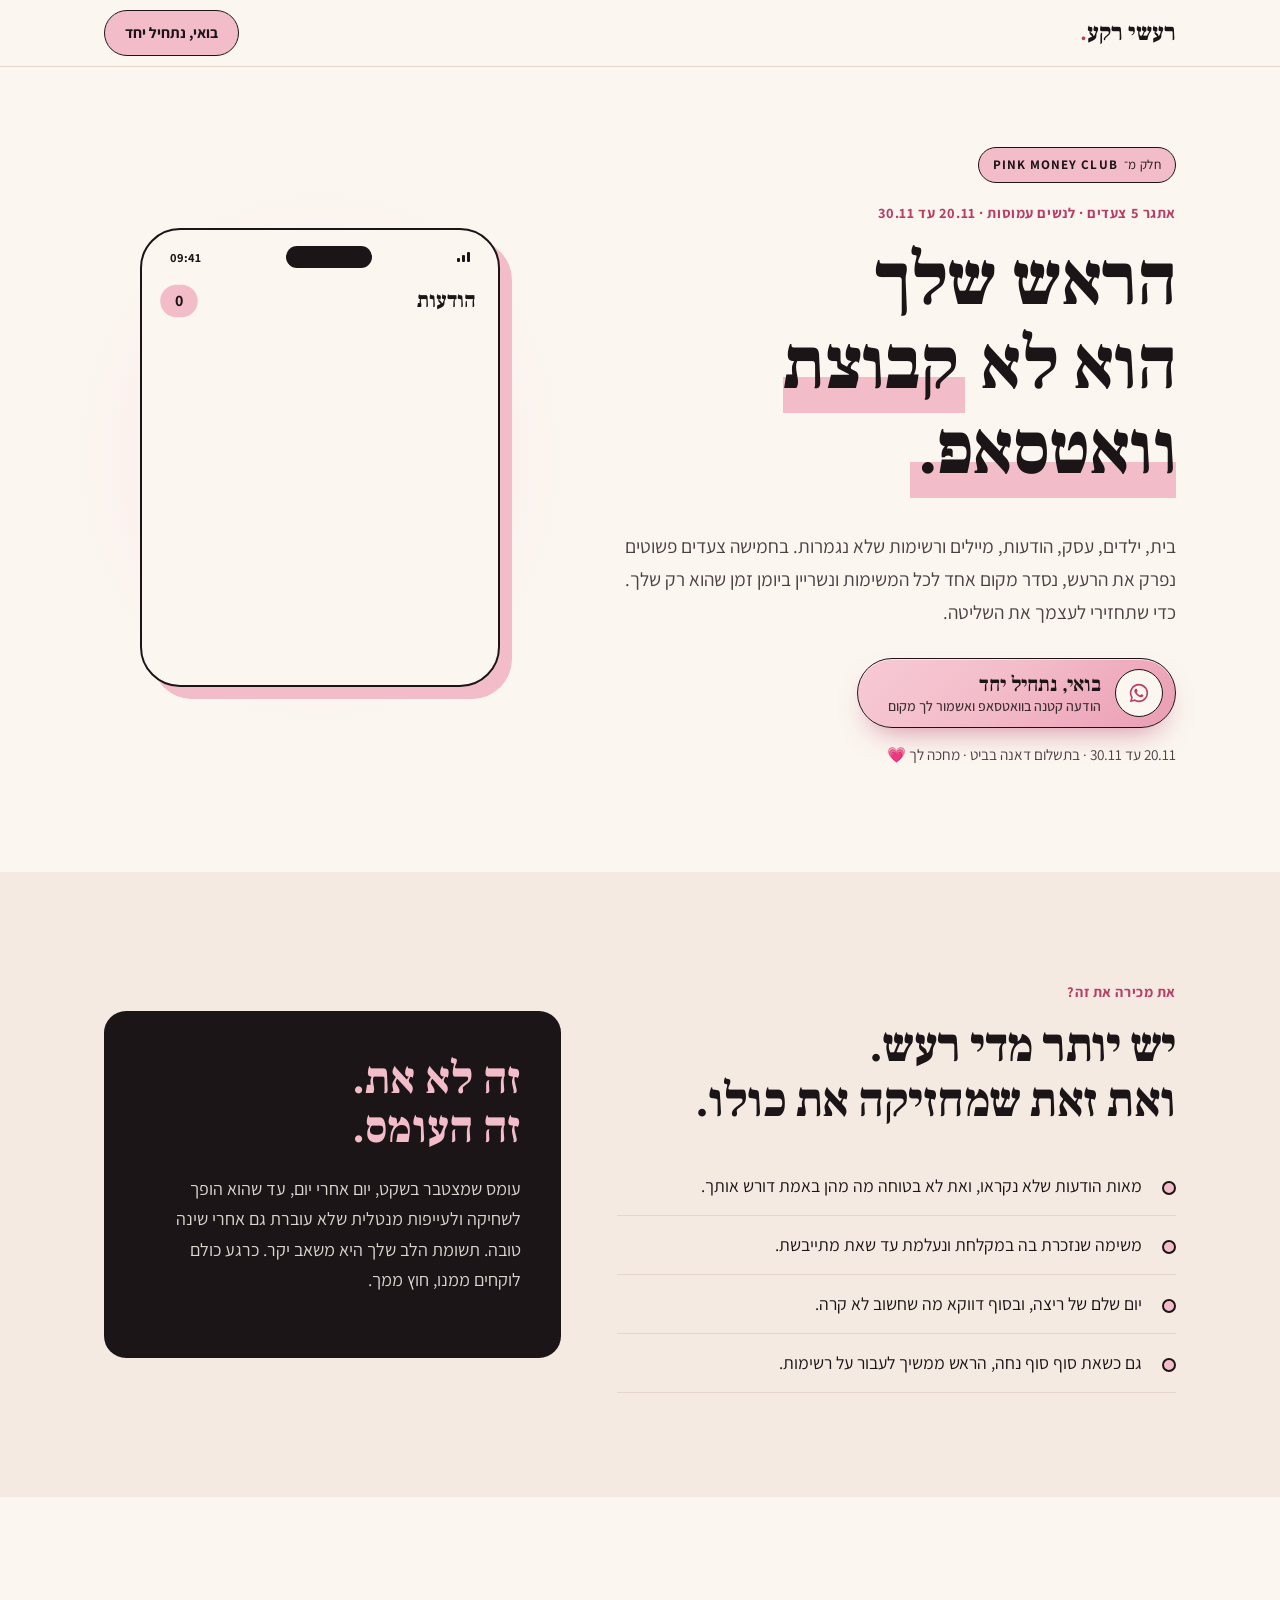
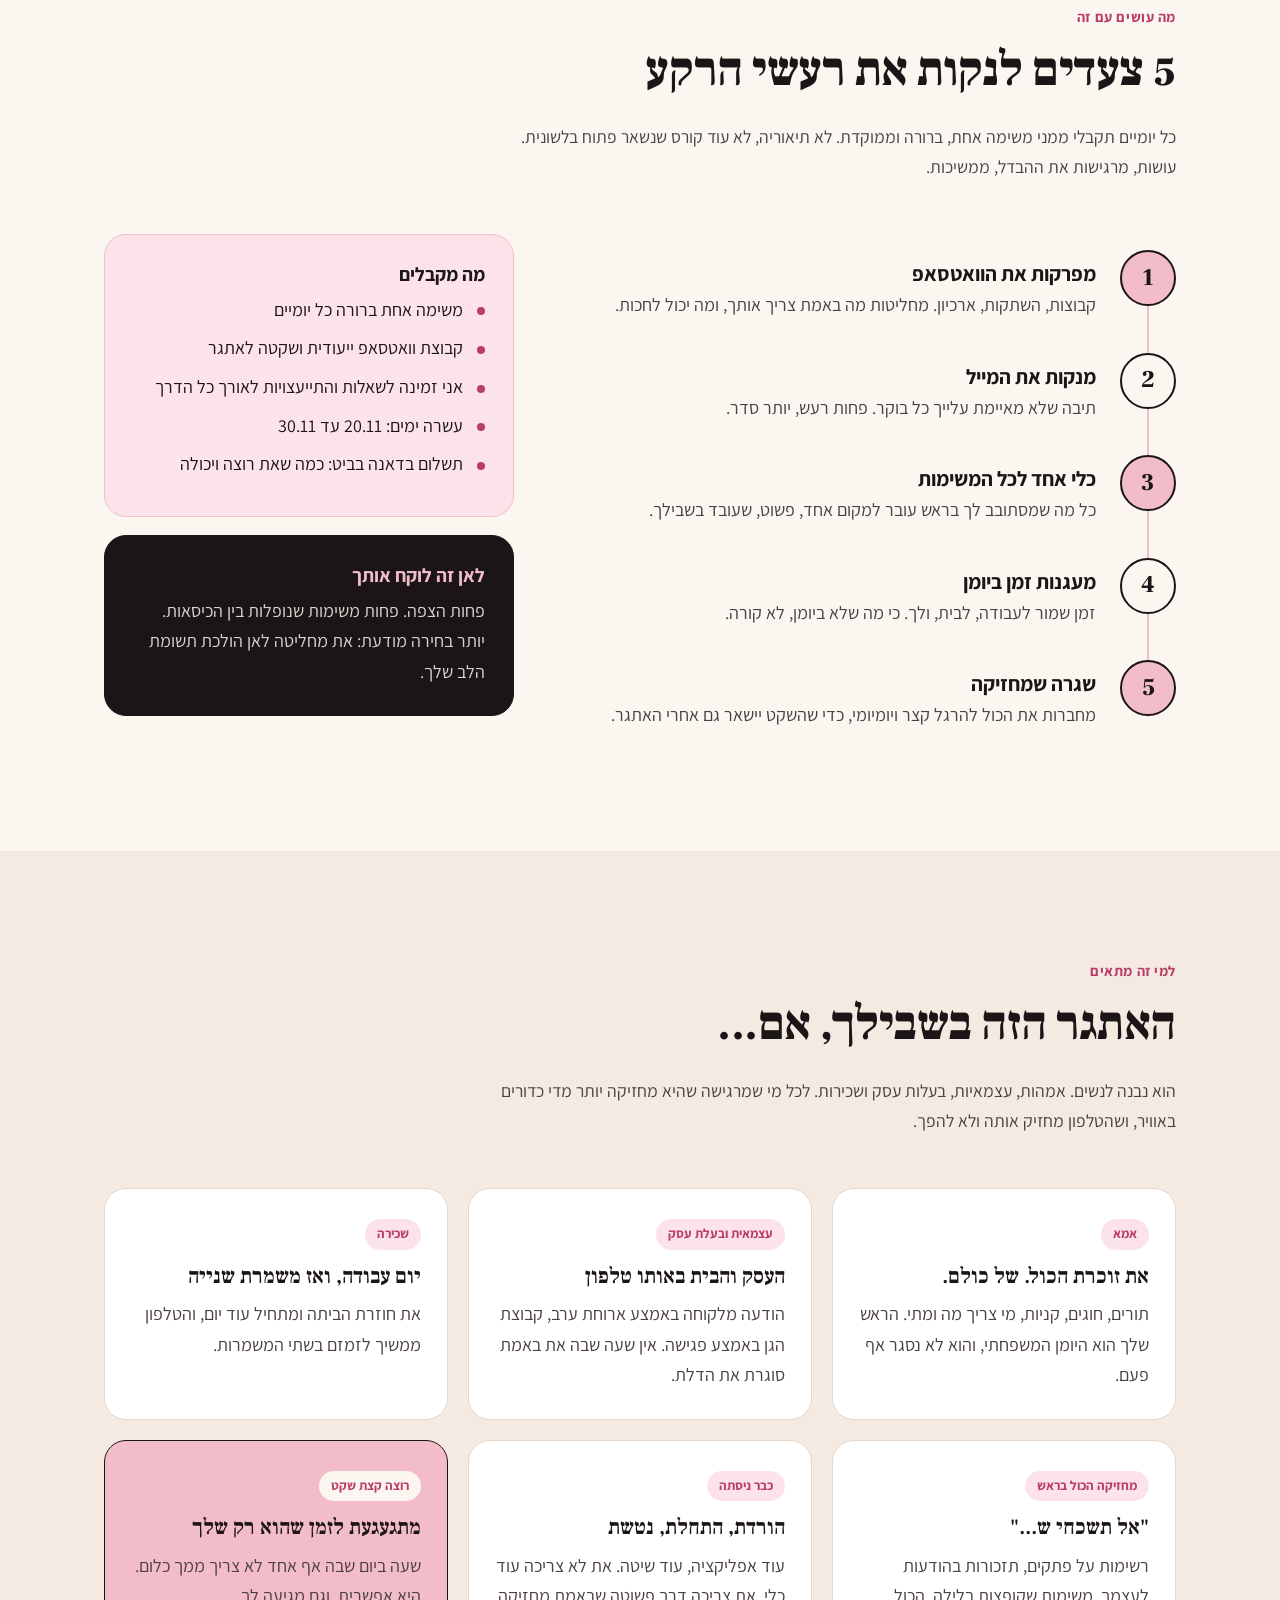
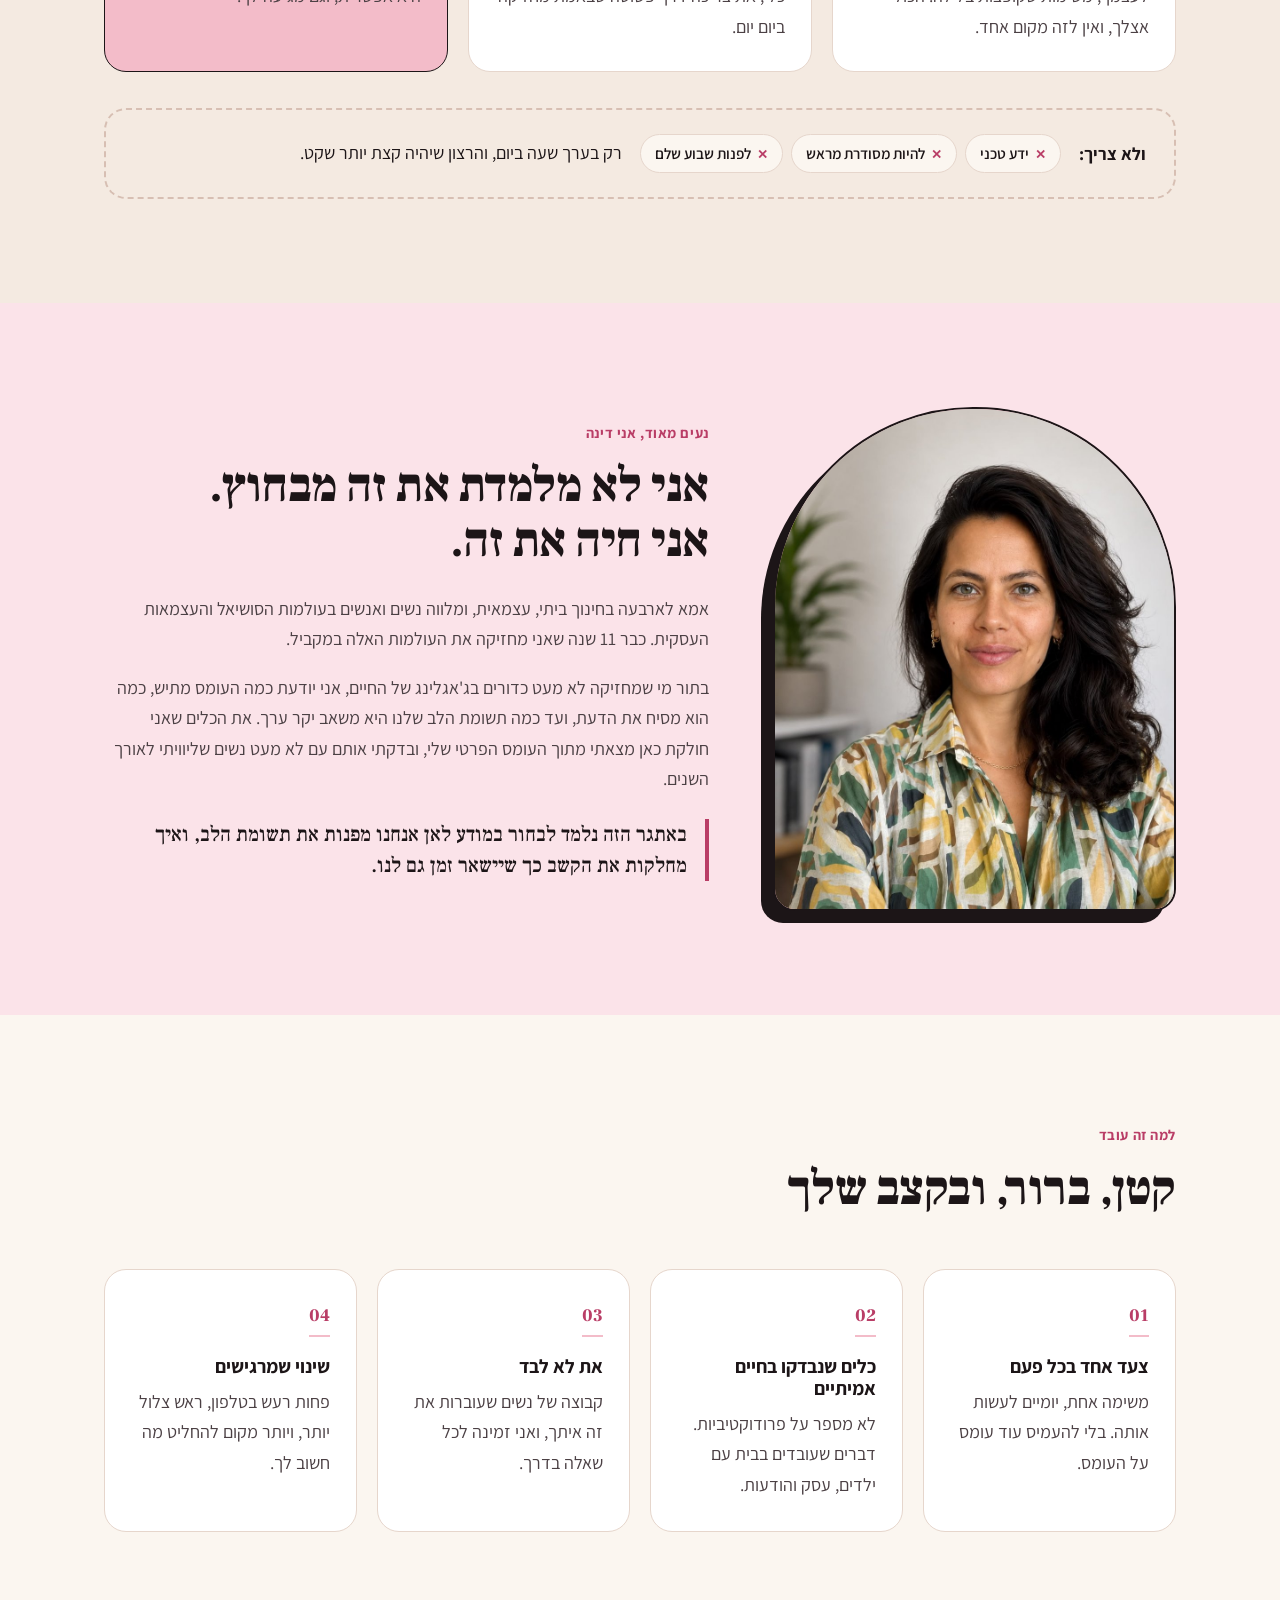
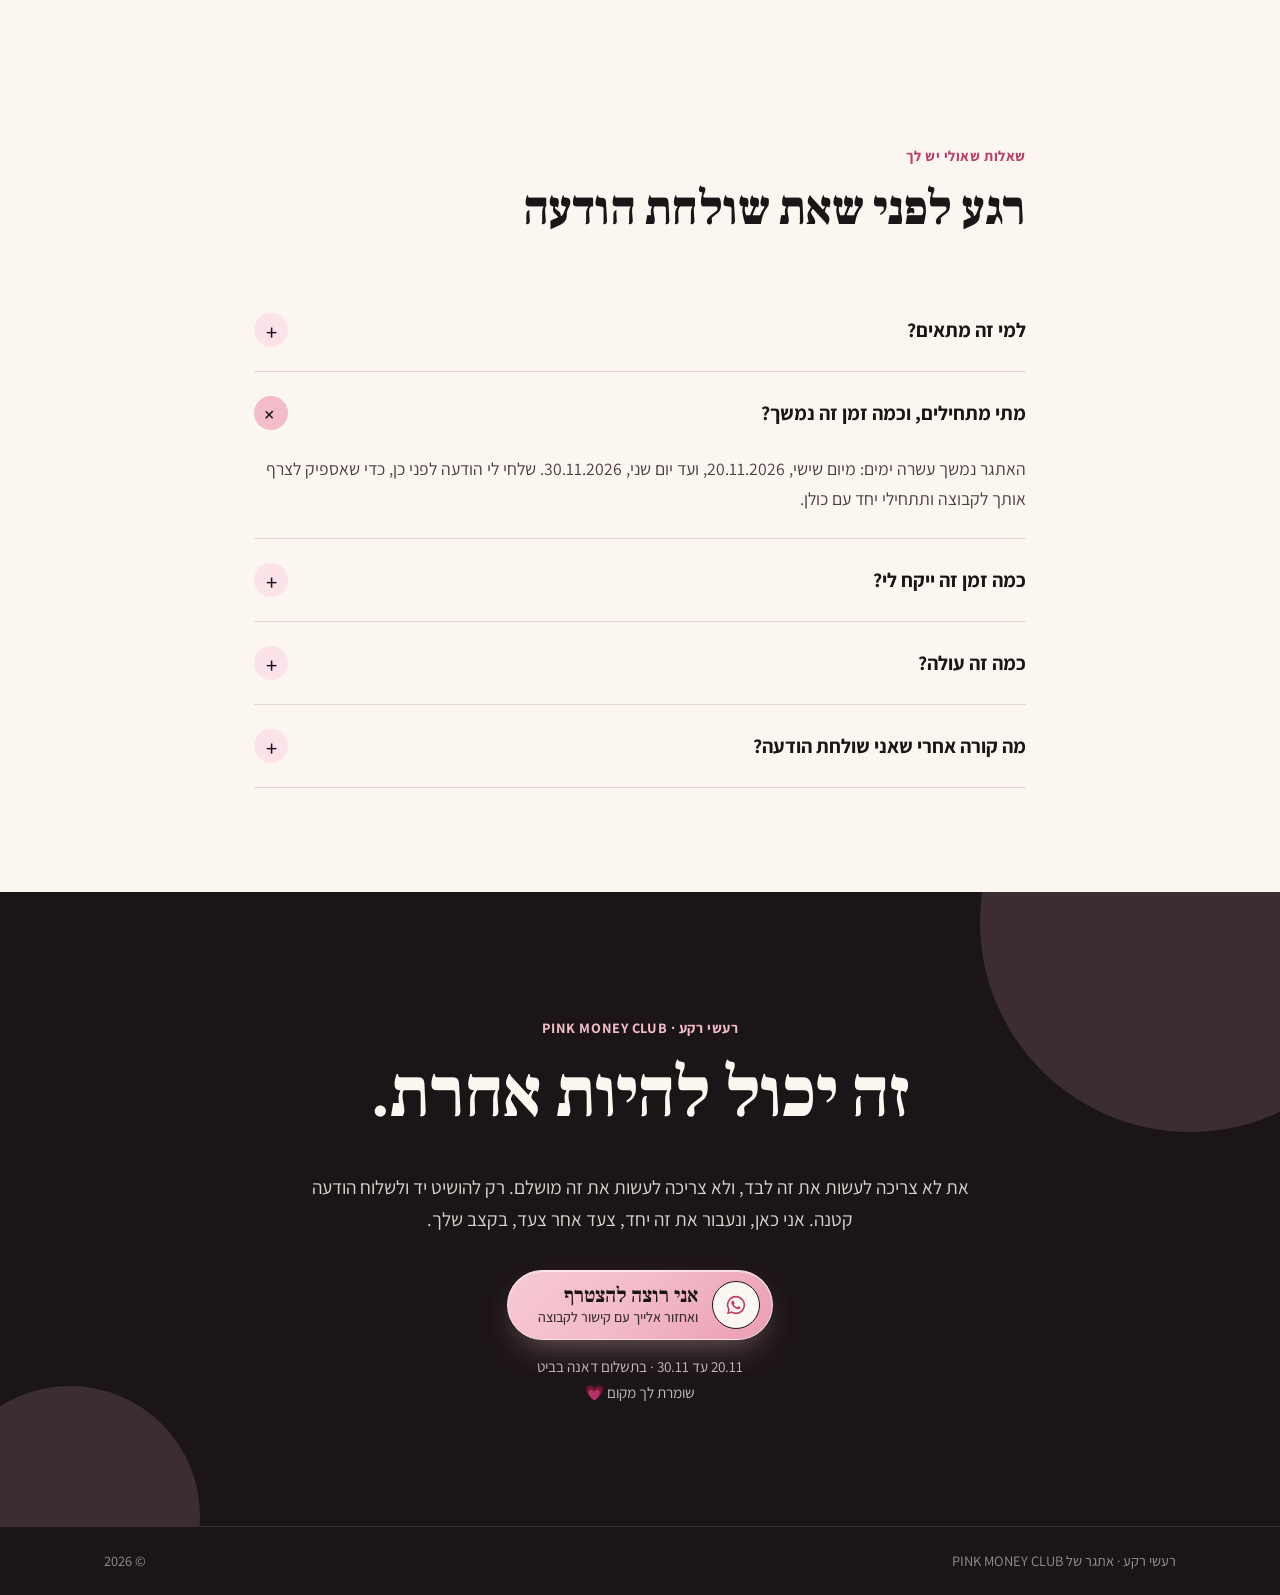
<file: index.html>
<!DOCTYPE html>
<!--
  ============================================================
  רעשי רקע · דף נחיתה
  ------------------------------------------------------------
  מבנה הקבצים:
    index.html        ← הקובץ הזה: כל הטקסטים והמבנה של הדף
    style.css         ← העיצוב: צבעים, גופנים, ריווחים
    script.js         ← התנהגות: קישור הוואטסאפ, כפתור צף בנייד
    assets/about-photo.jpg  ← התמונה שלך (להחליף באותו שם קובץ)

  רוצה לשנות טקסט? פשוט מחפשים אותו כאן ומחליפים.
  רוצה לשנות את מספר הוואטסאפ? זה בקובץ script.js, בשורה אחת.
  ============================================================
-->
<html lang="he" dir="rtl">
<head>
  <meta charset="UTF-8" />
  <meta name="viewport" content="width=device-width, initial-scale=1.0" />

  <!-- כותרת הדף (מופיעה בלשונית הדפדפן) -->
  <title>רעשי רקע · להחזיר לעצמך את השליטה</title>

  <!-- התיאור שמופיע כשמשתפים את הקישור בוואטסאפ -->
  <meta name="description" content="תהליך של 5 צעדים לנשים עמוסות: מפרקות את הוואטסאפ והמייל, מסדרות כלי לניהול משימות ומעגנות זמן לעצמך ביומן. אתגר של PINK MONEY CLUB, בתשלום דאנה." />
  <meta property="og:title" content="רעשי רקע · אתגר של PINK MONEY CLUB" />
  <meta property="og:description" content="5 צעדים לנקות את הרעש: וואטסאפ, מייל, משימות וזמן לעצמך. בתשלום דאנה, כמה שאת רוצה ויכולה." />
  <!-- התמונה בתצוגה המקדימה בוואטסאפ. אחרי העלאה לגיטהאב: להחליף USERNAME בשם המשתמש שלך -->
  <meta property="og:image" content="https://USERNAME.github.io/raashei-reka/assets/about-photo.jpg" />
  <meta property="og:locale" content="he_IL" />

  <!-- הסמל הקטן בלשונית הדפדפן: עיגול ורוד עם ר' -->
  <link rel="icon" href="data:image/svg+xml,%3Csvg xmlns='http://www.w3.org/2000/svg' viewBox='0 0 64 64'%3E%3Ccircle cx='32' cy='32' r='30' fill='%23F3BCC9' stroke='%231C1517' stroke-width='3'/%3E%3Ctext x='32' y='44' font-size='34' font-family='serif' font-weight='900' text-anchor='middle' fill='%231C1517'%3E%D7%A8%3C/text%3E%3C/svg%3E" />

  <!-- גופנים מ-Google Fonts -->
  <link rel="preconnect" href="https://fonts.googleapis.com" />
  <link rel="preconnect" href="https://fonts.gstatic.com" crossorigin />
  <link href="https://fonts.googleapis.com/css2?family=Assistant:wght@400;500;600;700&family=Frank+Ruhl+Libre:wght@500;700;900&display=swap" rel="stylesheet" />

  <!-- קובץ העיצוב -->
  <link rel="stylesheet" href="style.css" />
</head>
<body>

  <!-- ===================== סרגל עליון ===================== -->
  <header class="topbar">
    <div class="container topbar__inner">
      <a href="#top" class="logo">רעשי רקע<span class="logo__dot">.</span></a>
      <a class="btn btn--small wa-link" href="https://wa.me/972547849329" target="_blank" rel="noopener">בואי, נתחיל יחד</a>
    </div>
  </header>

  <main id="top">

    <!-- ===================== 1. HERO: הפתיחה ===================== -->
    <section class="hero">
      <div class="container hero__grid">
        <div class="hero__text">
          <!-- תווית המועדון: האתגר הוא חלק מ-PINK MONEY CLUB -->
          <p class="club-badge">חלק מ־<b>PINK MONEY CLUB</b></p>
          <p class="eyebrow">אתגר 5 צעדים · לנשים עמוסות · 20.11 עד 30.11</p>
          <h1>הראש שלך <br />הוא לא <span class="hl">קבוצת וואטסאפ.</span></h1>
          <p class="lead">
            בית, ילדים, עסק, הודעות, מיילים ורשימות שלא נגמרות.
            בחמישה צעדים פשוטים נפרק את הרעש, נסדר מקום אחד לכל המשימות
            ונשריין ביומן זמן שהוא רק שלך. כדי שתחזירי לעצמך את השליטה.
          </p>
          <div class="hero__cta">
            <!-- הכפתור הראשי: ורוד ומזמין, עם שתי שורות טקסט -->
            <a class="btn btn--invite wa-link" href="https://wa.me/972547849329" target="_blank" rel="noopener">
              <span class="btn__bubble" aria-hidden="true"><span class="wa-icon"></span></span>
              <span class="btn__text">
                <span class="btn__main">בואי, נתחיל יחד</span>
                <span class="btn__sub">הודעה קטנה בוואטסאפ ואשמור לך מקום</span>
              </span>
            </a>
            <p class="microcopy">20.11 עד 30.11 · בתשלום דאנה בביט · מחכה לך 💗</p>
          </div>
        </div>

        <!-- האיור: טלפון שמקבל רצף הודעות, ואז הכול מתנקה ונשאר זמן לעצמך.
             ההודעות עצמן כתובות בקובץ script.js, ברשימה MESSAGES -->
        <div class="hero__visual" aria-hidden="true">
          <div class="phone">
            <div class="phone__status"><span>09:41</span><span class="phone__notch"></span><span class="phone__bars"><i></i><i></i><i></i></span></div>
            <div class="phone__head">
              <span>הודעות</span>
              <span class="phone__count" id="notifCount">23</span>
            </div>
            <div class="feed" id="feed">
              <!-- תוכן קבוע למקרה שהאנימציה כבויה. הסקריפט מחליף אותו -->
              <div class="msg is-in"><span class="msg__av">ג</span><span class="msg__body"><b>קבוצת הגן</b><span>מי מביאה מחר עוגה? 🎂</span></span><span class="msg__meta"><small>עכשיו</small><em>112</em></span></div>
              <div class="msg is-in"><span class="msg__av msg__av--b">ל</span><span class="msg__body"><b>לקוחה</b><span>רק שאלה קטנה...</span></span><span class="msg__meta"><small>עכשיו</small><em>4</em></span></div>
              <div class="msg is-in"><span class="msg__av msg__av--c">@</span><span class="msg__body"><b>מייל</b><span>חשבונית לא שולמה</span></span><span class="msg__meta"><small>עכשיו</small><em>!</em></span></div>
              <div class="msg is-in"><span class="msg__av">ו</span><span class="msg__body"><b>ועד הבית</b><span>תזכורת: תשלום חודשי</span></span><span class="msg__meta"><small>עכשיו</small><em>38</em></span></div>
            </div>
            <div class="calm" id="calm">
              <span class="calm__check">✓</span>
              <span class="calm__text"><b>זמן לעצמי</b><span>20:00 · שקט. רק את.</span></span>
            </div>
          </div>
        </div>
      </div>
    </section>

    <!-- ===================== 2. הבעיה ===================== -->
    <section class="section problem" id="problem">
      <div class="container problem__grid">
        <div>
          <p class="eyebrow">את מכירה את זה?</p>
          <h2>יש יותר מדי רעש. <br />ואת זאת שמחזיקה את כולו.</h2>
          <ul class="checklist">
            <li>מאות הודעות שלא נקראו, ואת לא בטוחה מה מהן באמת דורש אותך.</li>
            <li>משימה שנזכרת בה במקלחת ונעלמת עד שאת מתייבשת.</li>
            <li>יום שלם של ריצה, ובסוף דווקא מה שחשוב לא קרה.</li>
            <li>גם כשאת סוף סוף נחה, הראש ממשיך לעבור על רשימות.</li>
          </ul>
        </div>
        <aside class="problem__card">
          <p class="problem__big">זה לא את.<br />זה העומס.</p>
          <p>
            עומס שמצטבר בשקט, יום אחרי יום, עד שהוא הופך לשחיקה ולעייפות מנטלית
            שלא עוברת גם אחרי שינה טובה. תשומת הלב שלך היא משאב יקר.
            כרגע כולם לוקחים ממנו, חוץ ממך.
          </p>
        </aside>
      </div>
    </section>

    <!-- ===================== 3. ההצעה ===================== -->
    <section class="section offer" id="offer">
      <div class="container">
        <div class="section__head">
          <p class="eyebrow">מה עושים עם זה</p>
          <h2>5 צעדים לנקות את רעשי הרקע</h2>
          <p class="section__sub">
            כל יומיים תקבלי ממני משימה אחת, ברורה וממוקדת. לא תיאוריה, לא עוד קורס שנשאר פתוח בלשונית.
            עושות, מרגישות את ההבדל, ממשיכות.
          </p>
        </div>

        <div class="offer__grid">
          <!-- הצעדים. לשינוי צעד: משנים את הכותרת והטקסט שמתחתיה -->
          <ol class="steps">
            <li class="step">
              <span class="step__num">1</span>
              <div>
                <h3>מפרקות את הוואטסאפ</h3>
                <p>קבוצות, השתקות, ארכיון. מחליטות מה באמת צריך אותך, ומה יכול לחכות.</p>
              </div>
            </li>
            <li class="step">
              <span class="step__num">2</span>
              <div>
                <h3>מנקות את המייל</h3>
                <p>תיבה שלא מאיימת עלייך כל בוקר. פחות רעש, יותר סדר.</p>
              </div>
            </li>
            <li class="step">
              <span class="step__num">3</span>
              <div>
                <h3>כלי אחד לכל המשימות</h3>
                <p>כל מה שמסתובב לך בראש עובר למקום אחד, פשוט, שעובד בשבילך.</p>
              </div>
            </li>
            <li class="step">
              <span class="step__num">4</span>
              <div>
                <h3>מעגנות זמן ביומן</h3>
                <p>זמן שמור לעבודה, לבית, ולך. כי מה שלא ביומן, לא קורה.</p>
              </div>
            </li>
            <li class="step">
              <span class="step__num">5</span>
              <div>
                <h3>שגרה שמחזיקה</h3>
                <p>מחברות את הכול להרגל קצר ויומיומי, כדי שהשקט יישאר גם אחרי האתגר.</p>
              </div>
            </li>
          </ol>

          <!-- מה כלול + לאן זה לוקח -->
          <div class="offer__side">
            <div class="box box--pink">
              <h3>מה מקבלים</h3>
              <ul class="dots">
                <li>משימה אחת ברורה כל יומיים</li>
                <li>קבוצת וואטסאפ ייעודית ושקטה לאתגר</li>
                <li>אני זמינה לשאלות והתייעצויות לאורך כל הדרך</li>
                <li>עשרה ימים: 20.11 עד 30.11</li>
                <li>תשלום בדאנה בביט: כמה שאת רוצה ויכולה</li>
              </ul>
            </div>
            <div class="box box--ink">
              <h3>לאן זה לוקח אותך</h3>
              <p>פחות הצפה. פחות משימות שנופלות בין הכיסאות. יותר בחירה מודעת: את מחליטה לאן הולכת תשומת הלב שלך.</p>
            </div>
          </div>
        </div>
      </div>
    </section>

    <!-- ===================== 4. למי זה מתאים ===================== -->
    <section class="section who" id="who">
      <div class="container">
        <div class="section__head">
          <p class="eyebrow">למי זה מתאים</p>
          <h2>האתגר הזה בשבילך, אם...</h2>
          <p class="section__sub">
            הוא נבנה לנשים. אמהות, עצמאיות, בעלות עסק ושכירות.
            לכל מי שמרגישה שהיא מחזיקה יותר מדי כדורים באוויר, ושהטלפון מחזיק אותה ולא להפך.
          </p>
        </div>

        <!-- הכרטיסים: לשינוי, מחליפות את הכותרת והמשפט בכל כרטיס -->
        <div class="who__grid">
          <article class="who-card">
            <span class="who-card__tag">אמא</span>
            <h3>את זוכרת הכול. של כולם.</h3>
            <p>תורים, חוגים, קניות, מי צריך מה ומתי. הראש שלך הוא היומן המשפחתי, והוא לא נסגר אף פעם.</p>
          </article>
          <article class="who-card">
            <span class="who-card__tag">עצמאית ובעלת עסק</span>
            <h3>העסק והבית באותו טלפון</h3>
            <p>הודעה מלקוחה באמצע ארוחת ערב, קבוצת הגן באמצע פגישה. אין שעה שבה את באמת סוגרת את הדלת.</p>
          </article>
          <article class="who-card">
            <span class="who-card__tag">שכירה</span>
            <h3>יום עבודה, ואז משמרת שנייה</h3>
            <p>את חוזרת הביתה ומתחיל עוד יום, והטלפון ממשיך לזמזם בשתי המשמרות.</p>
          </article>
          <article class="who-card">
            <span class="who-card__tag">מחזיקה הכול בראש</span>
            <h3>"אל תשכחי ש..."</h3>
            <p>רשימות על פתקים, תזכורות בהודעות לעצמך, משימות שקופצות בלילה. הכול אצלך, ואין לזה מקום אחד.</p>
          </article>
          <article class="who-card">
            <span class="who-card__tag">כבר ניסתה</span>
            <h3>הורדת, התחלת, נטשת</h3>
            <p>עוד אפליקציה, עוד שיטה. את לא צריכה עוד כלי, את צריכה דרך פשוטה שבאמת מחזיקה ביום יום.</p>
          </article>
          <article class="who-card who-card--pink">
            <span class="who-card__tag">רוצה קצת שקט</span>
            <h3>מתגעגעת לזמן שהוא רק שלך</h3>
            <p>שעה ביום שבה אף אחד לא צריך ממך כלום. היא אפשרית, וגם מגיעה לך.</p>
          </article>
        </div>

        <!-- הפס התחתון: מה לא צריך כדי להצטרף -->
        <div class="who__note">
          <p class="who__note-title">ולא צריך:</p>
          <ul class="who__pills">
            <li>ידע טכני</li>
            <li>להיות מסודרת מראש</li>
            <li>לפנות שבוע שלם</li>
          </ul>
          <p class="who__note-end">רק בערך שעה ביום, והרצון שיהיה קצת יותר שקט.</p>
        </div>
      </div>
    </section>

    <!-- ===================== 5. עליי ===================== -->
    <section class="section about" id="about">
      <div class="container about__grid">
        <figure class="about__photo">
          <!-- התמונה: לשמור בתיקייה assets בשם about-photo.jpg -->
          <img src="assets/about-photo.jpg" alt="דינה, מובילת אתגר רעשי רקע" loading="lazy"
               onerror="this.parentElement.classList.add('no-photo')" />
          <span class="about__fallback" aria-hidden="true">ד</span>
        </figure>
        <div class="about__text">
          <p class="eyebrow">נעים מאוד, אני דינה</p>
          <h2>אני לא מלמדת את זה מבחוץ. <br />אני חיה את זה.</h2>
          <p>
            אמא לארבעה בחינוך ביתי, עצמאית, ומלווה נשים ואנשים בעולמות הסושיאל
            והעצמאות העסקית. כבר 11 שנה שאני מחזיקה את העולמות האלה במקביל.
          </p>
          <p>
            בתור מי שמחזיקה לא מעט כדורים בג'אגלינג של החיים, אני יודעת כמה העומס
            מתיש, כמה הוא מסיח את הדעת, ועד כמה תשומת הלב שלנו היא משאב יקר ערך.
            את הכלים שאני חולקת כאן מצאתי מתוך העומס הפרטי שלי, ובדקתי אותם עם
            לא מעט נשים שליוויתי לאורך השנים.
          </p>
          <p class="about__quote">
            באתגר הזה נלמד לבחור במודע לאן אנחנו מפנות את תשומת הלב,
            ואיך מחלקות את הקשב כך שיישאר זמן גם לנו.
          </p>
        </div>
      </div>
    </section>

    <!-- ===================== 6. למה זה עובד ===================== -->
    <section class="section benefits" id="benefits">
      <div class="container">
        <div class="section__head">
          <p class="eyebrow">למה זה עובד</p>
          <h2>קטן, ברור, ובקצב שלך</h2>
        </div>
        <div class="benefits__grid">
          <article class="benefit">
            <span class="benefit__icon" aria-hidden="true">01</span>
            <h3>צעד אחד בכל פעם</h3>
            <p>משימה אחת, יומיים לעשות אותה. בלי להעמיס עוד עומס על העומס.</p>
          </article>
          <article class="benefit">
            <span class="benefit__icon" aria-hidden="true">02</span>
            <h3>כלים שנבדקו בחיים אמיתיים</h3>
            <p>לא מספר על פרודוקטיביות. דברים שעובדים בבית עם ילדים, עסק והודעות.</p>
          </article>
          <article class="benefit">
            <span class="benefit__icon" aria-hidden="true">03</span>
            <h3>את לא לבד</h3>
            <p>קבוצה של נשים שעוברות את זה איתך, ואני זמינה לכל שאלה בדרך.</p>
          </article>
          <article class="benefit">
            <span class="benefit__icon" aria-hidden="true">04</span>
            <h3>שינוי שמרגישים</h3>
            <p>פחות רעש בטלפון, ראש צלול יותר, ויותר מקום להחליט מה חשוב לך.</p>
          </article>
        </div>
      </div>
    </section>

    <!-- ===================== 7. שאלות נפוצות ===================== -->
    <section class="section faq" id="faq">
      <div class="container faq__inner">
        <div class="section__head">
          <p class="eyebrow">שאלות שאולי יש לך</p>
          <h2>רגע לפני שאת שולחת הודעה</h2>
        </div>

        <!-- כל שאלה היא details: לחיצה פותחת וסוגרת -->
        <details class="faq__item">
          <summary>למי זה מתאים?</summary>
          <p>לכולן, באמת. יש לך וואטסאפ? את קמה כל בוקר והראש כבר מלא ברשימות? זה בשבילך.</p>
        </details>
        <!-- השאלה הזאת פתוחה מראש, כי התאריך הוא הדבר הכי דחוף לדעת -->
        <details class="faq__item" open>
          <summary>מתי מתחילים, וכמה זמן זה נמשך?</summary>
          <p>האתגר נמשך עשרה ימים: מיום שישי, 20.11.2026, ועד יום שני, 30.11.2026. שלחי לי הודעה לפני כן, כדי שאספיק לצרף אותך לקבוצה ותתחילי יחד עם כולן.</p>
        </details>
        <details class="faq__item">
          <summary>כמה זמן זה ייקח לי?</summary>
          <p>תלוי בך. בממוצע מספיקה שעה ביום למשימה שלנו, ואת לגמרי תרגישי את השינוי.</p>
        </details>
        <details class="faq__item">
          <summary>כמה זה עולה?</summary>
          <p>האתגר בתשלום דאנה: כמה שאת רוצה ויכולה, בהעברה בביט. אני משתפת אותו כי אני רואה כמה נשים סביבי צריכות את זה.</p>
        </details>
        <details class="faq__item">
          <summary>מה קורה אחרי שאני שולחת הודעה?</summary>
          <p>אני חוזרת אלייך עם קישור לקבוצת הוואטסאפ של האתגר, ומשם יוצאות לדרך יחד.</p>
        </details>
      </div>
    </section>

    <!-- ===================== 8. הזמנה אחרונה ===================== -->
    <section class="final" id="join">
      <div class="container final__inner">
        <p class="eyebrow eyebrow--light">רעשי רקע · PINK MONEY CLUB</p>
        <h2>זה יכול להיות אחרת.</h2>
        <p class="final__lead">
          את לא צריכה לעשות את זה לבד, ולא צריכה לעשות את זה מושלם.
          רק להושיט יד ולשלוח הודעה קטנה. אני כאן, ונעבור את זה יחד,
          צעד אחר צעד, בקצב שלך.
        </p>
        <!-- הכפתור בסוף הדף: אותו כפתור ורוד ומזמין כמו בפתיחה -->
        <a class="btn btn--invite btn--on-dark wa-link" href="https://wa.me/972547849329" target="_blank" rel="noopener">
          <span class="btn__bubble" aria-hidden="true"><span class="wa-icon"></span></span>
          <span class="btn__text">
            <span class="btn__main">אני רוצה להצטרף</span>
            <span class="btn__sub">ואחזור אלייך עם קישור לקבוצה</span>
          </span>
        </a>
        <p class="microcopy microcopy--light">20.11 עד 30.11 · בתשלום דאנה בביט<br />שומרת לך מקום 💗</p>
      </div>
    </section>
  </main>

  <!-- ===================== תחתית הדף ===================== -->
  <footer class="footer">
    <div class="container footer__inner">
      <span>רעשי רקע · אתגר של PINK MONEY CLUB</span>
      <span>© <span id="year">2026</span></span>
    </div>
  </footer>

  <!-- כפתור וואטסאפ צף שמופיע רק בטלפון, אחרי שגוללים -->
  <a class="sticky-cta wa-link" href="https://wa.me/972547849329" target="_blank" rel="noopener" aria-label="שליחת הודעה בוואטסאפ">
    <span class="btn__bubble" aria-hidden="true"><span class="wa-icon"></span></span>
    בואי, נתחיל יחד
  </a>

  <!-- קובץ ההתנהגות -->
  <script src="script.js"></script>
</body>
</html>
</file>
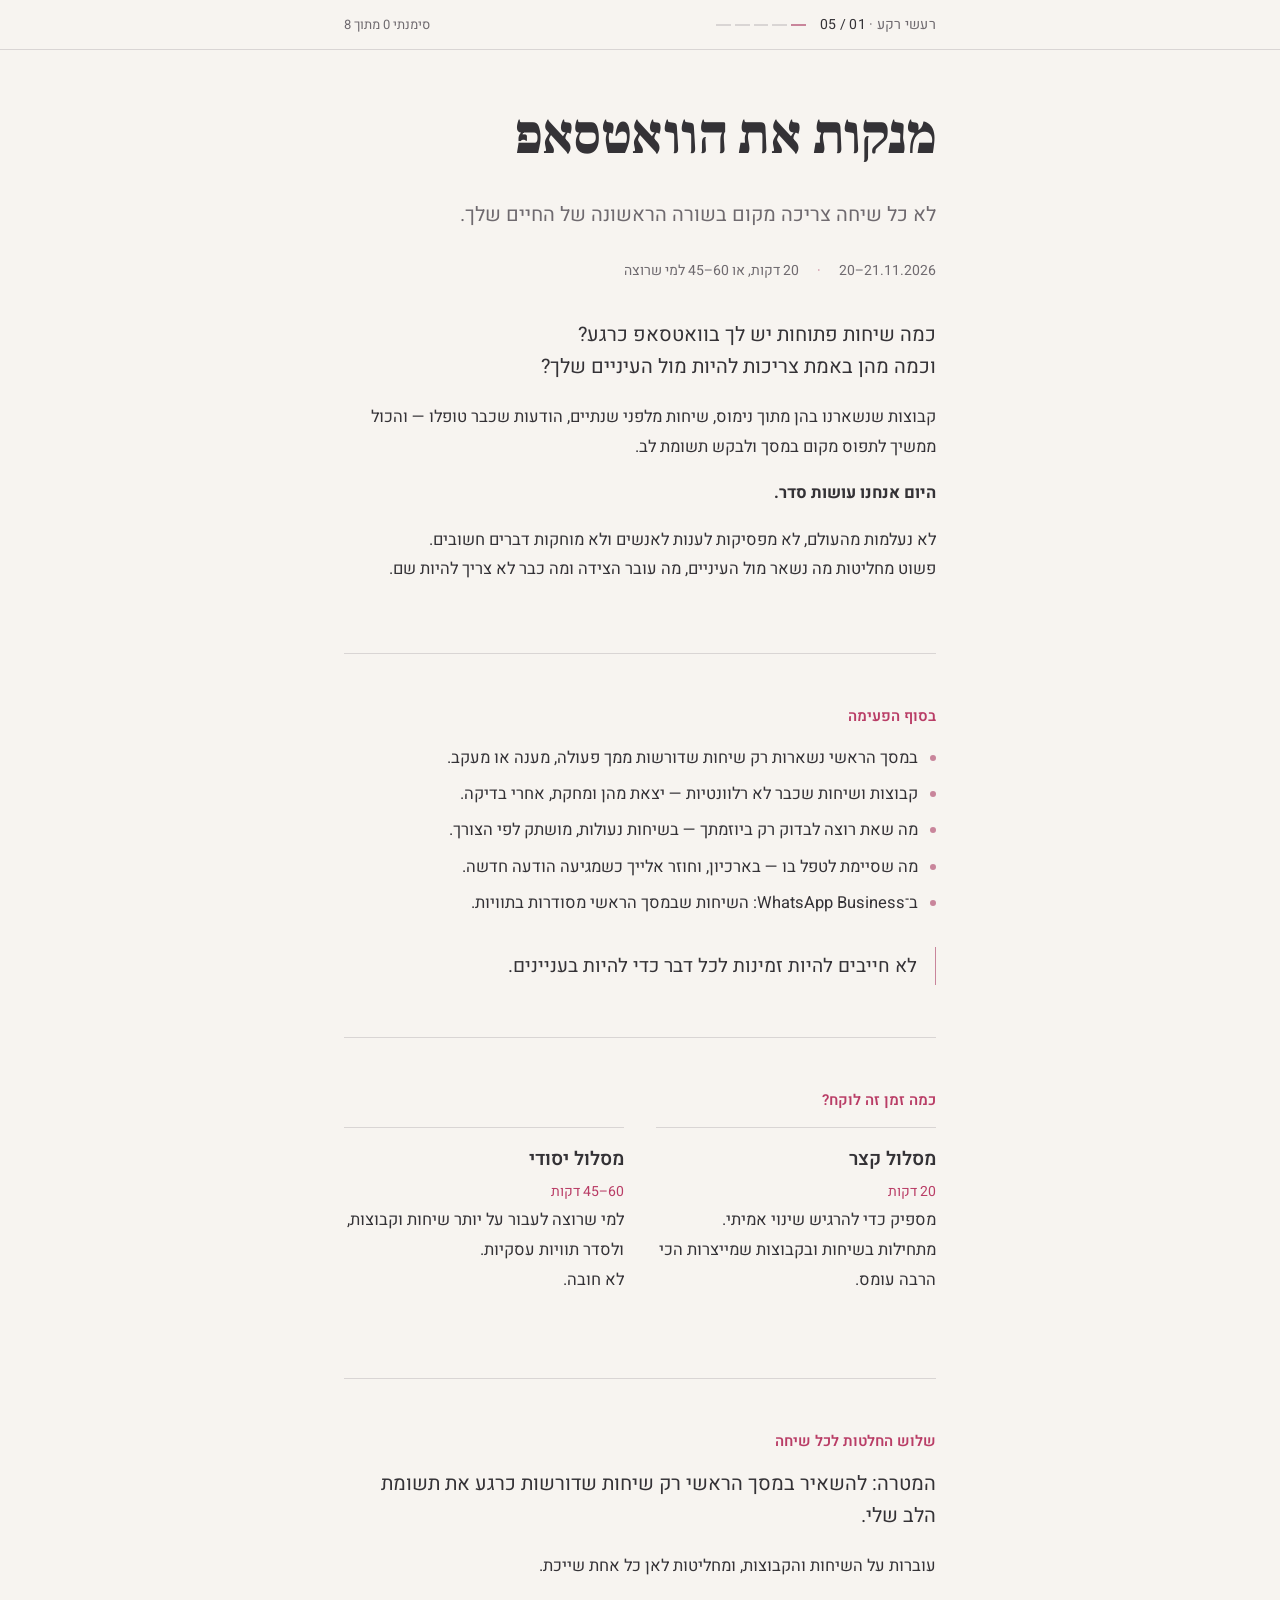
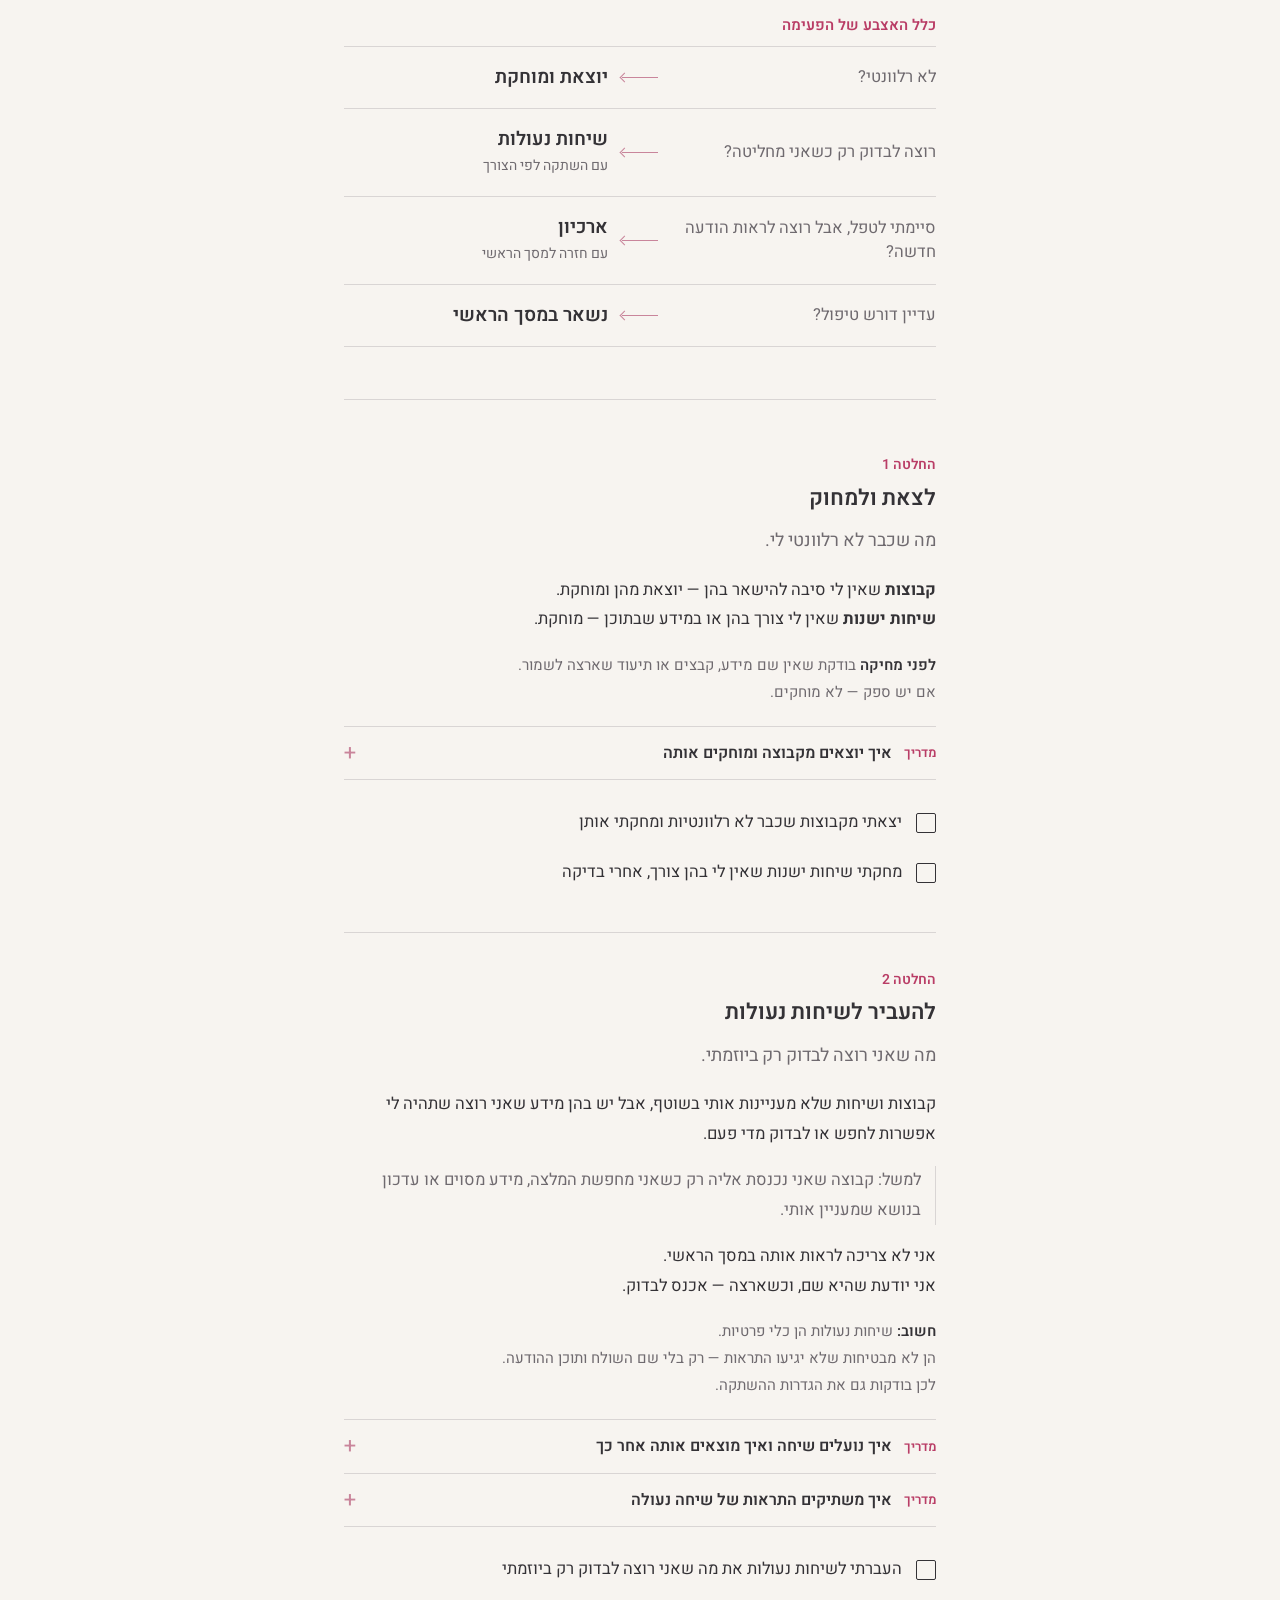
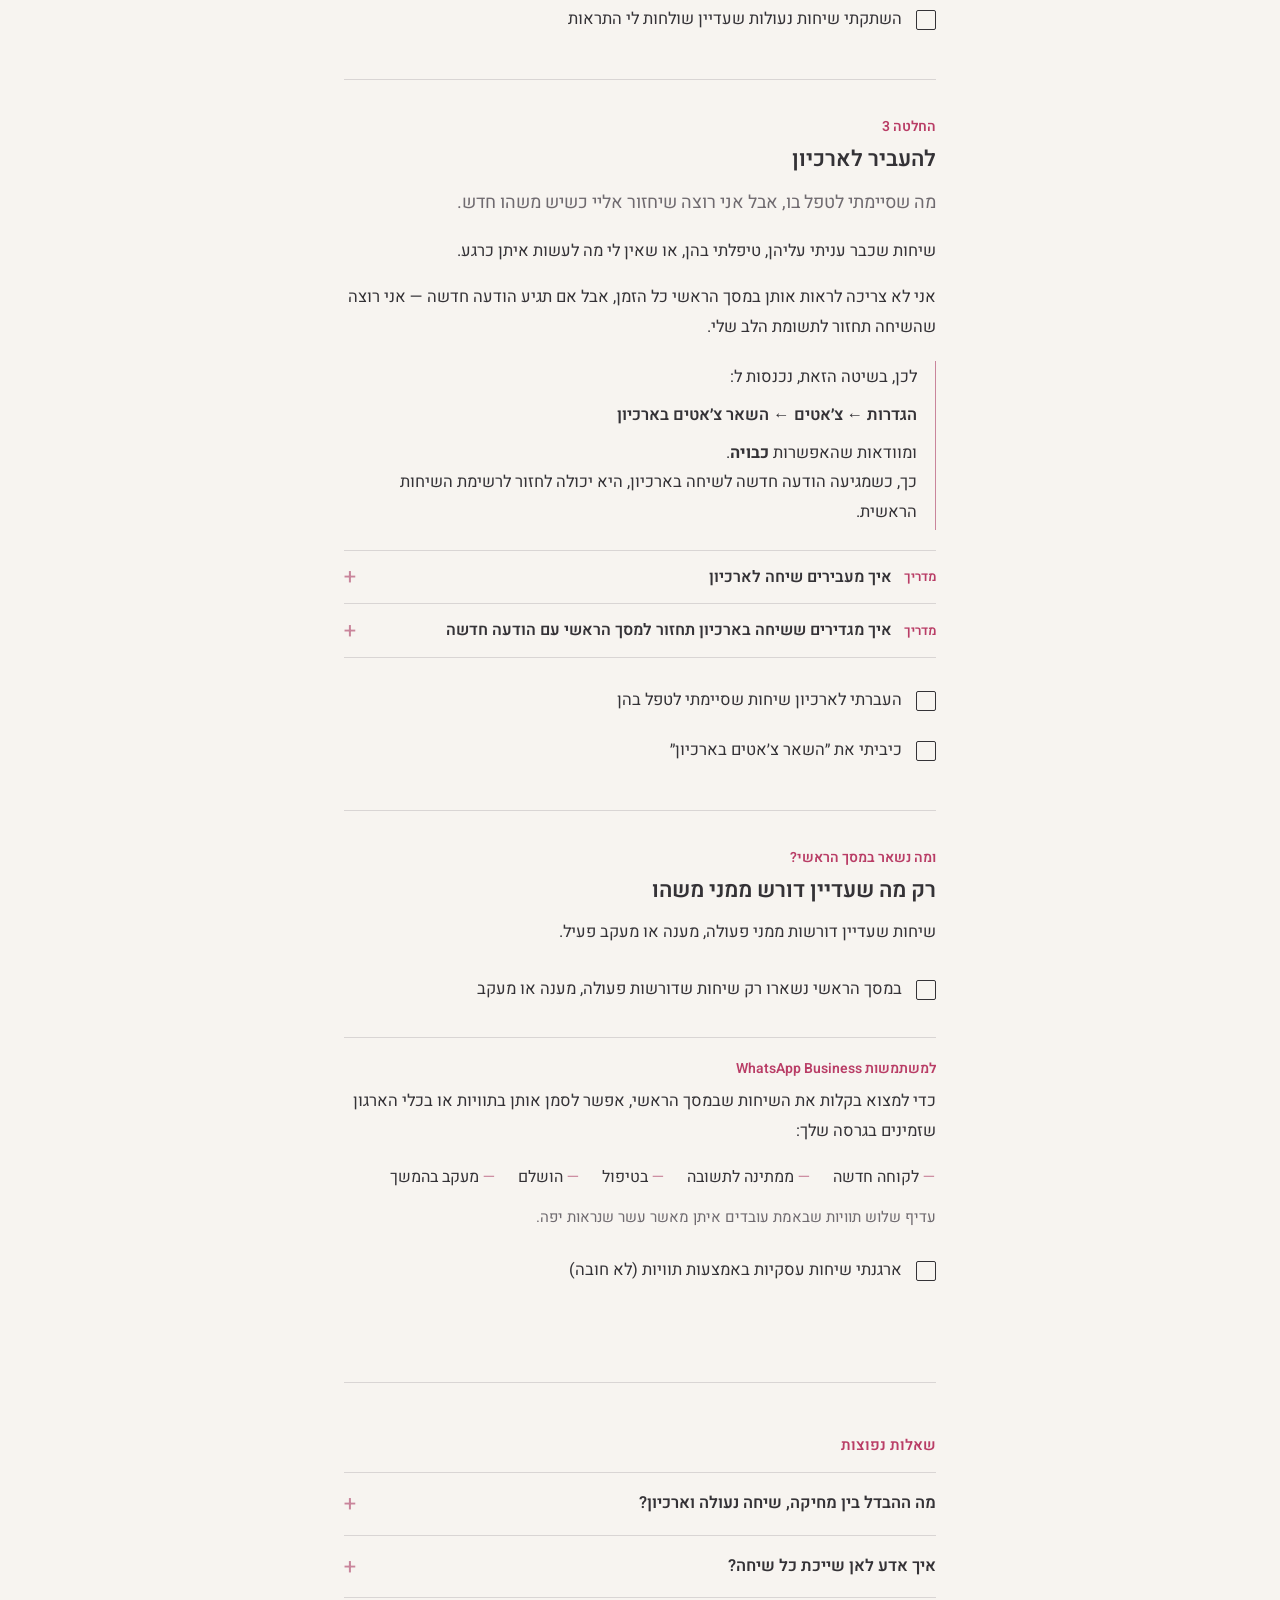
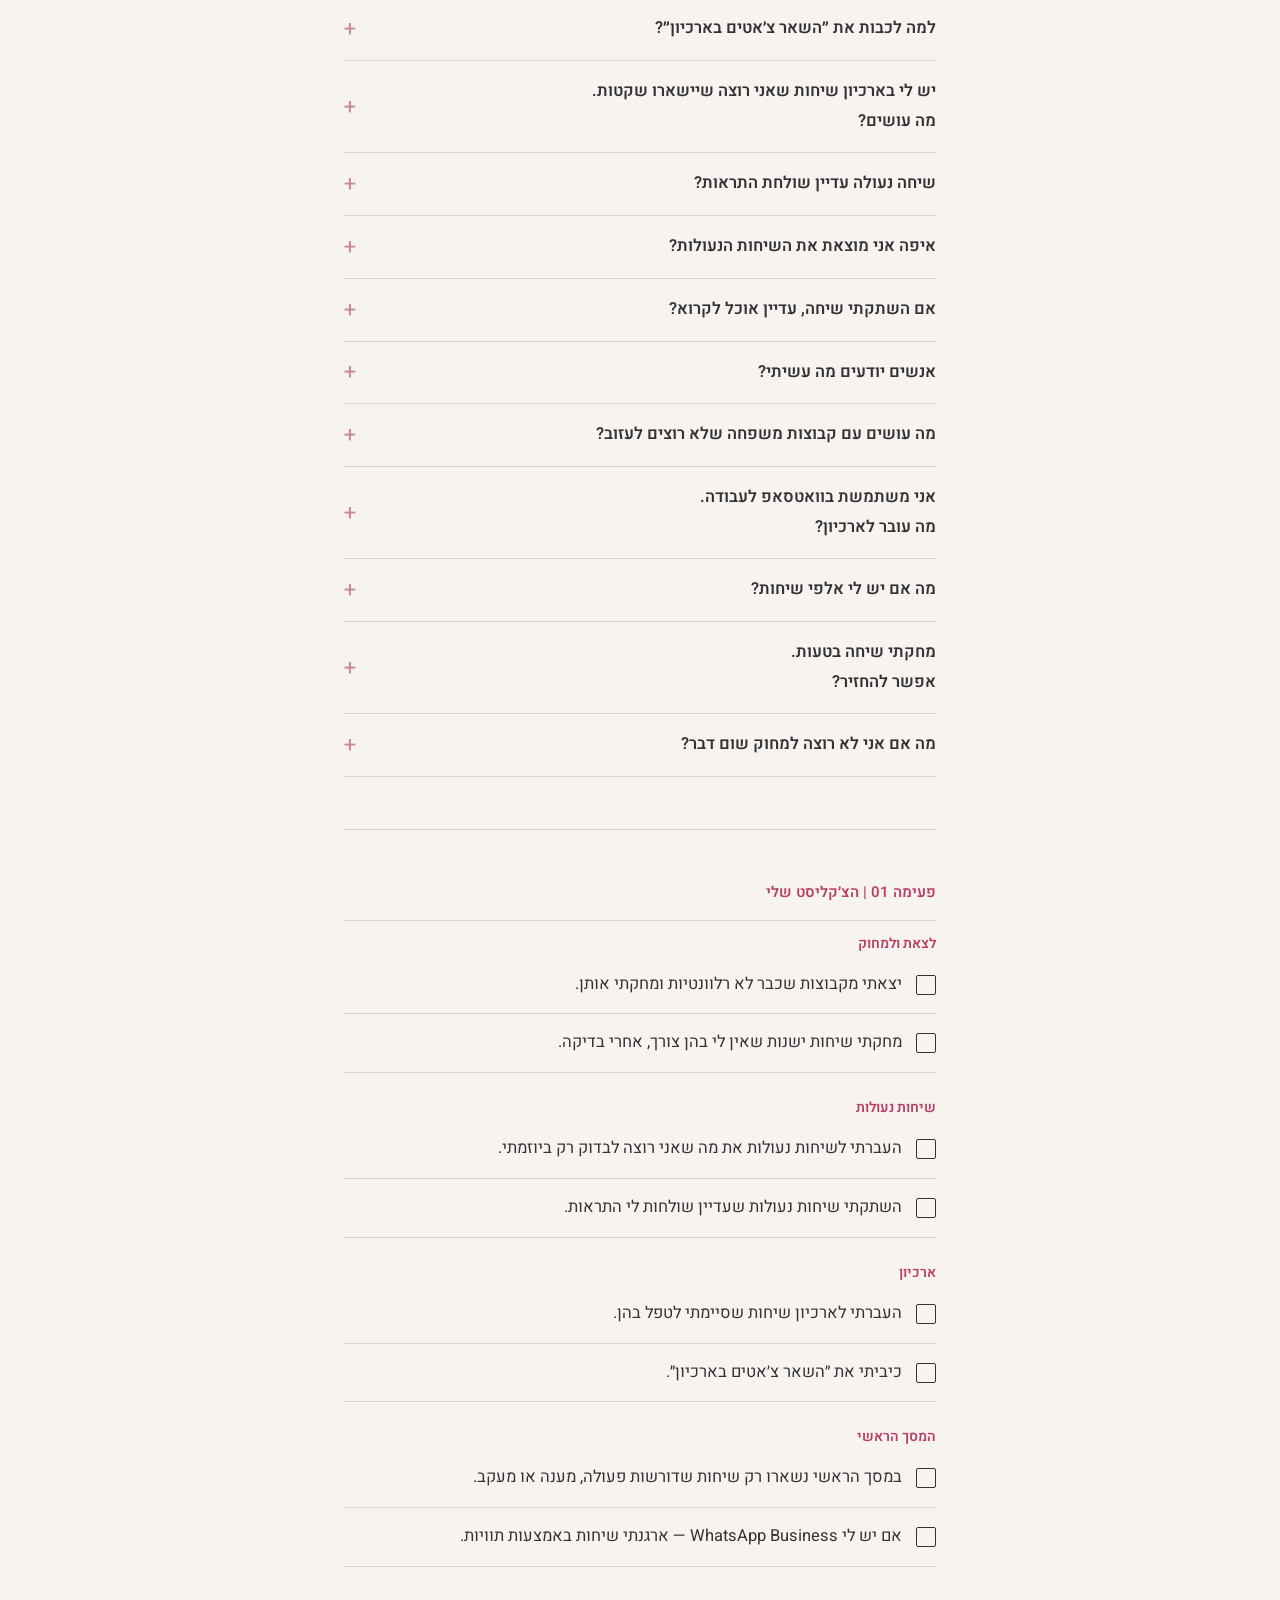
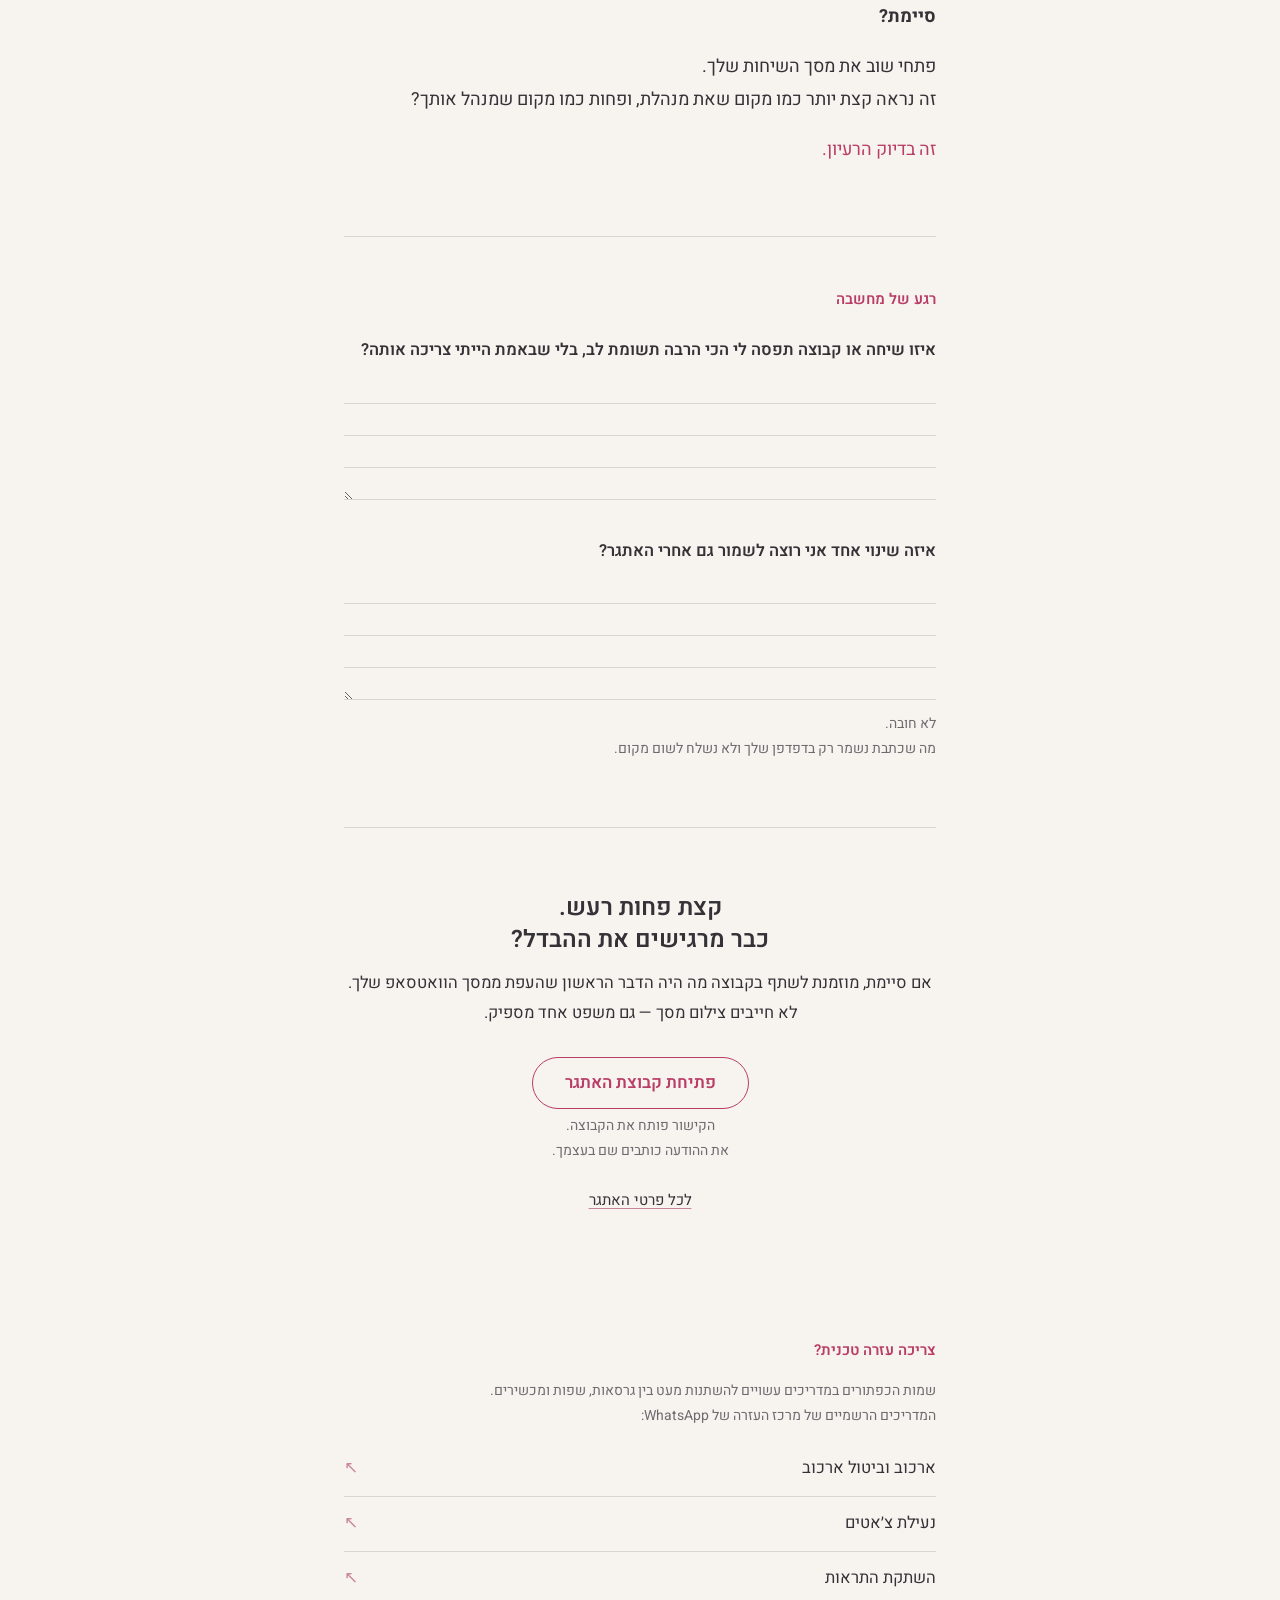
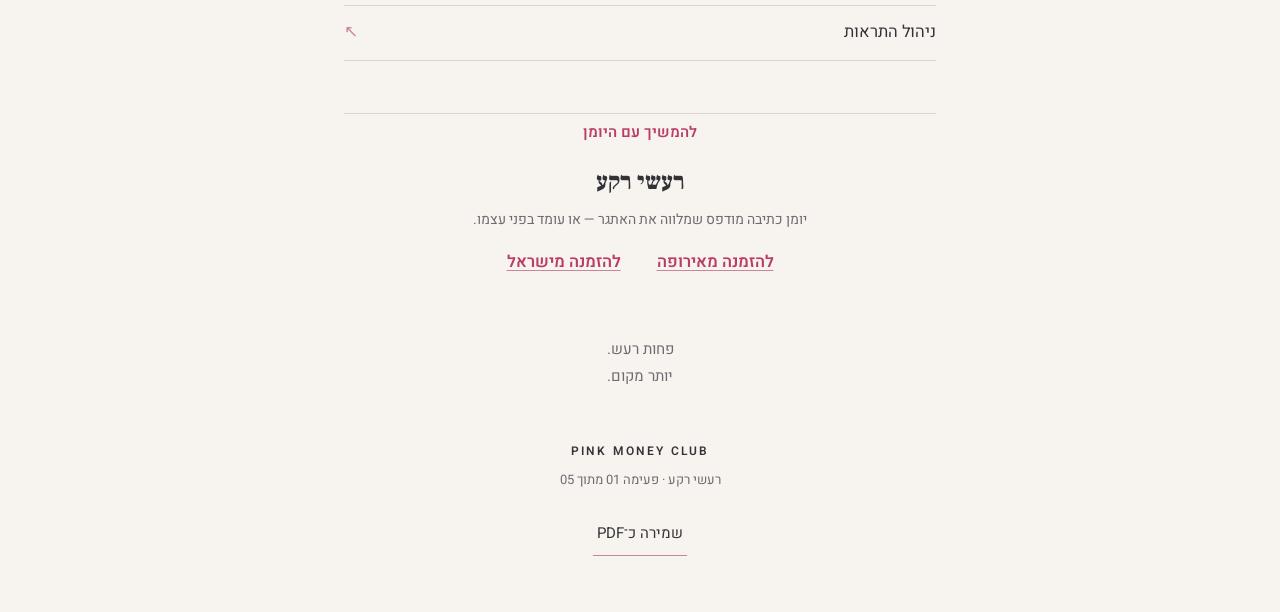
<file: pulse-01/index.html>
<!DOCTYPE html>
<html lang="he" dir="rtl">
<head>
<meta charset="utf-8">
<meta name="viewport" content="width=device-width, initial-scale=1">
<title>מנקות את הוואטסאפ · פעימה 01</title>
<link rel="preconnect" href="https://fonts.googleapis.com">
<link rel="preconnect" href="https://fonts.gstatic.com" crossorigin>
<link href="https://fonts.googleapis.com/css2?family=Frank+Ruhl+Libre:wght@900&family=Heebo:wght@300;400;500;600&display=swap" rel="stylesheet">
<style>
/* VOICE: a quiet companion page to the printed journal — exact, useful, room to breathe.
   IDEA: one more page from the רעשי רקע journal, held next to the phone.
   PICTURE: none — the lined writing spaces and simple checkboxes are the page's only marks.
   COLOUR and TYPE: warm cream ground, charcoal titles and text, rose for small subheads and hairlines; Assistant throughout.
   LAYOUT: one narrow column, thin rules between sections, small 01 / 05 at the top, small signature at the bottom. */
:root{color-scheme:light;--bg:#F7F4F0;--ink:#343236;--rose:#C9859B;--deep:#B93D66;--soft:#6F6A6F;--line:#D9D5D4}
*{box-sizing:border-box;min-width:0}
html{scroll-padding-top:70px}
body{margin:0;background:var(--bg);color:var(--ink);font:16.5px/1.8 Heebo,"Segoe UI",Arial,sans-serif;font-weight:400;overflow-x:clip}
h1,h2,h3{font-family:inherit;margin:0 0 .6em;text-wrap:balance}
h1{font-family:"Frank Ruhl Libre",Georgia,serif;font-size:clamp(38px,10vw,56px);font-weight:900;line-height:1.08;color:var(--ink);letter-spacing:-.01em}
h2{font-size:15px;font-weight:600;color:var(--deep);line-height:1.4;margin-bottom:1.1em}
h3{font-size:22px;font-weight:600;color:var(--ink);line-height:1.3}
p{margin:0 0 1em}a{color:var(--ink);text-decoration-color:var(--rose);text-underline-offset:3px}
.wrap{max-width:640px;margin:0 auto;padding:0 24px}
section{padding:52px 0;border-bottom:1px solid var(--line)}
/* header */
.top{position:sticky;top:0;z-index:5;background:var(--bg);border-bottom:1px solid var(--line)}
.top .wrap{display:flex;align-items:center;gap:14px;padding-block:12px}
.crumb{white-space:nowrap;font-size:14px;color:var(--soft);letter-spacing:.02em}.crumb span{color:var(--ink)}
.pulses{display:flex;gap:4px;width:90px;flex:0 1 90px}
.pulses i{flex:1;height:2px;background:var(--line)}.pulses i:first-child{background:var(--rose)}
.count{font-size:13px;color:var(--soft);white-space:nowrap;margin-inline-start:auto;text-decoration:none;padding:12px 0;margin-block:-12px}
/* hero */
.hero{padding-top:56px}
.sub{font-size:20px;color:var(--soft);margin-bottom:1.4em;line-height:1.5}
.meta{display:flex;flex-wrap:wrap;gap:6px 18px;margin:0 0 36px;padding:0;list-style:none;font-size:14px;color:var(--soft)}
.meta li{white-space:nowrap}.meta li+li::before{content:"·";margin-inline-end:18px;color:var(--rose)}
.lead{font-size:20px;line-height:1.6}
.quote{border-inline-start:1px solid var(--rose);padding:2px 18px;margin:28px 0 0;font-size:19px}
ul.dots{padding-inline-start:1.1em;margin:0 0 1em}ul.dots li{margin-bottom:.4em}ul.dots li::marker{color:var(--rose)}
/* tracks */
.tracks{display:grid;grid-template-columns:repeat(auto-fit,minmax(min(100%,230px),1fr));gap:0 32px}
.track{padding:14px 0;border-top:1px solid var(--line)}
.track b{display:block;font-size:19px;font-weight:600}
.track .t{font-size:14px;color:var(--deep);white-space:nowrap}
.track p{color:var(--ink)}
/* steps */
.step{padding:34px 0;border-top:1px solid var(--line)}
.step .n{font-size:14px;color:var(--deep);font-weight:600;margin-bottom:6px}
.ask{border-inline-start:1px solid var(--rose);padding:2px 18px;margin:18px 0}
.ask ul{margin:.4em 0 0;padding-inline-start:1.1em}.ask li::marker{color:var(--rose)}
.note{font-size:15px;color:var(--soft);margin-top:14px}
.note b{color:var(--ink);font-weight:600}
.cats{margin:14px 0}
.cats div{padding:10px 0;border-bottom:1px solid var(--line)}.cats div:last-child{border:0}
.tags{display:flex;flex-wrap:wrap;gap:6px 22px;list-style:none;padding:0;margin:12px 0}
.tags li{font-size:16px}.tags li::before{content:"— ";color:var(--rose)}
/* checks */
.chk{display:flex;gap:14px;align-items:flex-start;padding:10px 0;cursor:pointer;min-height:44px}
.chk input{appearance:none;-webkit-appearance:none;flex:none;width:20px;height:20px;margin:5px 0 0;border:1px solid var(--ink);border-radius:2px;background:transparent;cursor:pointer;display:grid;place-content:center}
.chk input::after{content:"";width:10px;height:5px;border:solid var(--deep);border-width:0 0 1.5px 1.5px;transform:rotate(-45deg) translate(1px,-1px);opacity:0}
.chk input:checked{border-color:var(--deep)}.chk input:checked::after{opacity:1}
.chk input:checked+span{color:var(--soft)}
.chk input:focus-visible,button:focus-visible,a:focus-visible,summary:focus-visible,textarea:focus-visible{outline:2px solid var(--deep);outline-offset:3px}
.step .chk{margin-top:18px}
/* details */
details{border-top:1px solid var(--line)}
details:last-of-type{border-bottom:1px solid var(--line)}
summary{list-style:none;cursor:pointer;padding:16px 0;min-height:54px;font-weight:600;display:flex;align-items:center;gap:12px}
summary::-webkit-details-marker{display:none}
summary::after{content:"+";margin-inline-start:auto;flex:none;color:var(--rose);font-weight:400;font-size:22px;line-height:1}
details[open]>summary::after{content:"–"}
.body{padding:0 0 22px}
.big summary{font-size:20px}
.tabs{display:flex;gap:28px;border-bottom:1px solid var(--line);margin:0 0 20px}
.tabs button{min-height:44px;border:0;border-bottom:1px solid transparent;margin-bottom:-1px;background:transparent;color:var(--soft);font:600 16px Heebo,sans-serif;cursor:pointer;padding:0}
.tabs button[aria-selected=true]{color:var(--ink);border-color:var(--rose)}
.pane[hidden]{display:none}
.pane h4{display:none;margin:14px 0 4px;color:var(--rose);font-size:15px}
.body h3{font-size:17px;margin:18px 0 6px}
ol.how{padding-inline-start:1.3em;margin:.2em 0 1em}ol.how li{margin-bottom:.4em}ol.how li::marker{color:var(--rose)}
.setting{border-top:1px solid var(--line);padding-top:6px;margin-top:20px}
.path{font-weight:600}
.hl{border-inline-start:1px solid var(--rose);padding-inline-start:14px;margin-top:14px}
.extra .note{margin-top:8px}
/* final */
.final .chk{border-bottom:1px solid var(--line);padding:14px 0}
.bar{height:1px;background:var(--line);margin:0 0 10px}
.bar i{display:block;height:1px;width:0;background:var(--rose);transition:width .35s}
.done{margin-top:34px;font-size:18px}.done p:last-child{color:var(--deep)}
label.q{display:block;font-weight:600;margin:26px 0 6px}
textarea{width:100%;min-height:128px;font:17px/32px Heebo,sans-serif;color:var(--ink);background:transparent repeating-linear-gradient(to bottom,transparent 0 31px,var(--line) 31px 32px);background-attachment:local;border:0;border-radius:0;padding:0 2px;resize:vertical}
.small{font-size:14px;color:var(--soft)}
.share{text-align:center;padding:12px 0}
.share h3{font-size:24px}
.btn{display:inline-flex;align-items:center;justify-content:center;min-height:52px;padding:0 32px;border:1.5px solid var(--deep);color:var(--deep);font-weight:600;font-size:17px;text-decoration:none;margin:12px 0 4px;border-radius:99px}
.btn:hover{background:var(--deep);color:var(--bg)}
.book{text-align:center;padding:8px 0 0}.book p{margin:0 0 4px}.book .t{font-family:"Frank Ruhl Libre",Georgia,serif;font-weight:900;font-size:24px;color:var(--ink)}
.buy{list-style:none;padding:0;margin:6px 0 0;display:flex;flex-wrap:wrap;justify-content:center;gap:0 28px}
.book a{display:inline-block;min-height:44px;padding:10px 4px;color:var(--deep);font-weight:600;text-decoration-color:var(--rose)}
.share .sec{display:inline-block;padding:10px;min-height:44px;font-size:15px}
.help{list-style:none;padding:0;margin:0}.help li{border-bottom:1px solid var(--line)}
.help a{display:flex;justify-content:space-between;gap:10px;padding:12px 0;min-height:48px;text-decoration:none}
.help a::after{content:"↖";color:var(--rose)}
.help .u{display:none}
.margin{font-size:15px;color:var(--soft);text-align:center;padding:48px 0 0}
footer{text-align:center;padding:36px 0 56px;color:var(--soft);font-size:13px}
footer b{display:block;color:var(--ink);font-weight:600;font-size:12px;letter-spacing:.18em;margin-bottom:6px}
.pdf{margin-top:20px;background:transparent;border:0;border-bottom:1px solid var(--rose);color:var(--ink);min-height:44px;padding:0 4px;font:15px Heebo,sans-serif;cursor:pointer}
.pdfhint{display:none;font-size:13px;margin-top:8px}.pdfhint.on{display:block}
@media(max-width:340px){.pulses{display:none}}
@media(prefers-reduced-motion:reduce){*{transition:none!important}}
@media print{
 @page{margin:18mm 16mm}
 body{font-size:12pt;background:#F7F4F0;-webkit-print-color-adjust:exact;print-color-adjust:exact}
 .top{position:static}.count,.tabs,.pdf,.pdfhint,.noprint{display:none!important}
 section{padding:22px 0}
 .step,.setting,.ask,.final,.share{break-inside:avoid}
 details{border:0}summary{padding:6px 0;min-height:0}summary::after{display:none}.body{padding:0 0 10px}
 .pane[hidden]{display:block!important}.pane h4{display:block}
 .chk input::after{opacity:0!important}.chk input{border-color:var(--ink)!important}.chk input:checked+span{color:inherit}
 textarea{resize:none}
 .buy a::after{content:" · " attr(href);font-weight:400;font-size:9pt;color:var(--soft);direction:ltr}.buy{display:block}
 .help .u{display:block;font-size:10pt;color:var(--soft);direction:ltr;text-align:right}.help a::after{display:none}.help a{display:block;padding:6px 0}
}
.dtitle{font-size:15px;color:var(--deep);font-weight:600;margin:34px 0 0}
.rules{list-style:none;padding:0;margin:10px 0 0;border-top:1px solid var(--line)}
.rules li{display:grid;grid-template-columns:minmax(0,1fr) 36px minmax(0,1fr);align-items:center;gap:14px;padding:18px 0;border-bottom:1px solid var(--line)}
.rules .rq{color:var(--soft);line-height:1.5}
.rules .arr{height:1px;background:var(--rose);position:relative}
.rules .arr::after{content:"";position:absolute;inset-inline-end:-1px;top:-3px;width:6px;height:6px;border:solid var(--rose);border-width:1px 1px 0 0;transform:rotate(-135deg)}
.rules .to b{font-weight:600;font-size:19px;display:block;line-height:1.35}
.rules .to span{display:block;font-size:14px;color:var(--soft)}
@media(max-width:480px){.rules li{grid-template-columns:1fr;gap:2px}.rules .arr{display:none}.rules .rq{font-size:15px}}
.soft{color:var(--soft);font-size:18px}
.ex{border-inline-start:1px solid var(--line);padding-inline-start:14px;color:var(--soft)}
.chk.tight{margin-top:0}
.biz{border-top:1px solid var(--line);margin-top:22px;padding-top:18px}
.grp{font-size:14px;color:var(--deep);font-weight:600;margin:22px 0 0}
.final .grp:first-child{margin-top:4px}
#steps .step:first-child{padding-top:0;border-top:0}
.ask p{margin-bottom:.5em}
.guides{margin:20px 0 6px}
.guides details{border-top:1px solid var(--line);border-bottom:0}
.guides details:last-child{border-bottom:1px solid var(--line)}
.guide summary{font-size:16px;font-weight:600;color:var(--ink);padding:12px 0;min-height:50px}
.guide summary::before{content:"מדריך";font-size:13px;color:var(--deep);font-weight:600;flex:none}
.guide .body{padding-bottom:18px}
.guide .done-btn{display:block;margin:8px 0 0;background:transparent;border:0;border-bottom:1px solid var(--rose);color:var(--soft);font:14px Heebo,sans-serif;min-height:40px;padding:0 2px;cursor:pointer}
</style>
</head>
<body>
<header class="top">
 <div class="wrap">
  <div class="crumb">רעשי רקע · <span>01 / 05</span></div>
  <div class="pulses" aria-label="פעימה 1 מתוך 5"><i></i><i></i><i></i><i></i><i></i></div>
  <a class="count" id="count" href="#checklist" aria-live="polite" aria-label="מעבר לצ׳קליסט"></a>
 </div>
</header>

<main class="wrap">

<section class="hero">
 <h1>מנקות את הוואטסאפ</h1>
 <p class="sub">לא כל שיחה צריכה מקום בשורה הראשונה של החיים שלך.</p>
 <ul class="meta"><li><bdi dir="ltr">20–21.11.2026</bdi></li><li>20 דקות, או <bdi dir="ltr">45–60</bdi> למי שרוצה</li></ul>
 <p class="lead">כמה שיחות פתוחות יש לך בוואטסאפ כרגע?<br>וכמה מהן באמת צריכות להיות מול העיניים שלך?</p>
 <p>קבוצות שנשארנו בהן מתוך נימוס, שיחות מלפני שנתיים, הודעות שכבר טופלו — והכול ממשיך לתפוס מקום במסך ולבקש תשומת לב.</p>
 <p><b>היום אנחנו עושות סדר.</b></p>
 <p>לא נעלמות מהעולם, לא מפסיקות לענות לאנשים ולא מוחקות דברים חשובים.<br>פשוט מחליטות מה נשאר מול העיניים, מה עובר הצידה ומה כבר לא צריך להיות שם.</p>
</section>

<section>
 <h2>בסוף הפעימה</h2>
 <ul class="dots">
  <li>במסך הראשי נשארות רק שיחות שדורשות ממך פעולה, מענה או מעקב.</li>
  <li>קבוצות ושיחות שכבר לא רלוונטיות — יצאת מהן ומחקת, אחרי בדיקה.</li>
  <li>מה שאת רוצה לבדוק רק ביוזמתך — בשיחות נעולות, מושתק לפי הצורך.</li>
  <li>מה שסיימת לטפל בו — בארכיון, וחוזר אלייך כשמגיעה הודעה חדשה.</li>
  <li>ב־<bdi>WhatsApp Business</bdi>: השיחות שבמסך הראשי מסודרות בתוויות.</li>
 </ul>
 <p class="quote">לא חייבים להיות זמינות לכל דבר כדי להיות בעניינים.</p>
</section>

<section>
 <h2>כמה זמן זה לוקח?</h2>
 <div class="tracks">
  <div class="track"><b>מסלול קצר</b><span class="t">20 דקות</span><p>מספיק כדי להרגיש שינוי אמיתי.<br>מתחילות בשיחות ובקבוצות שמייצרות הכי הרבה עומס.</p></div>
  <div class="track"><b>מסלול יסודי</b><span class="t"><bdi dir="ltr">45–60</bdi> דקות</span><p>למי שרוצה לעבור על יותר שיחות וקבוצות, ולסדר תוויות עסקיות.<br>לא חובה.</p></div>
 </div>
</section>

<section id="method">
 <h2>שלוש החלטות לכל שיחה</h2>
 <p class="lead">המטרה: להשאיר במסך הראשי רק שיחות שדורשות כרגע את תשומת הלב שלי.</p>
 <p>עוברות על השיחות והקבוצות, ומחליטות לאן כל אחת שייכת.</p>

 <h3 class="dtitle">כלל האצבע של הפעימה</h3>
 <ol class="rules">
  <li><span class="rq">לא רלוונטי?</span><i class="arr" aria-hidden="true"></i><span class="to"><b>יוצאת ומוחקת</b></span></li>
  <li><span class="rq">רוצה לבדוק רק כשאני מחליטה?</span><i class="arr" aria-hidden="true"></i><span class="to"><b>שיחות נעולות</b><span>עם השתקה לפי הצורך</span></span></li>
  <li><span class="rq">סיימתי לטפל, אבל רוצה לראות הודעה חדשה?</span><i class="arr" aria-hidden="true"></i><span class="to"><b>ארכיון</b><span>עם חזרה למסך הראשי</span></span></li>
  <li><span class="rq">עדיין דורש טיפול?</span><i class="arr" aria-hidden="true"></i><span class="to"><b>נשאר במסך הראשי</b></span></li>
 </ol>
</section>

<section id="steps">
 <article class="step">
  <div class="n">החלטה 1</div>
  <h3>לצאת ולמחוק</h3>
  <p class="soft">מה שכבר לא רלוונטי לי.</p>
  <p><b>קבוצות</b> שאין לי סיבה להישאר בהן — יוצאת מהן ומוחקת.<br><b>שיחות ישנות</b> שאין לי צורך בהן או במידע שבתוכן — מוחקת.</p>
  <p class="note"><b>לפני מחיקה</b> בודקת שאין שם מידע, קבצים או תיעוד שארצה לשמור.<br>אם יש ספק — לא מוחקים.</p>
  <div class="guides">
  <details class="guide" id="g-exit">
  <summary>איך יוצאים מקבוצה ומוחקים אותה</summary>
  <div class="body">
   <div class="tabs" role="tablist"><button role="tab" aria-selected="true" data-t="e-ios">אייפון</button><button role="tab" aria-selected="false" data-t="e-and">אנדרואיד</button></div>
   <div class="pane" id="e-ios" role="tabpanel"><h4>אייפון</h4>
    <h3>יציאה ומחיקה של קבוצה</h3>
    <ol class="how"><li>פותחים את הקבוצה ולוחצים על שם הקבוצה למעלה.</li><li>גוללים למטה ובוחרים ״יציאה מהקבוצה״ (<bdi>Exit group</bdi>), ומאשרים.</li><li>באותו מסך מופיעה עכשיו האפשרות ״מחיקת הקבוצה״ (<bdi>Delete group</bdi>) — בוחרים ומאשרים.</li></ol>
    <h3>מחיקת שיחה</h3>
    <ol class="how"><li>ברשימת השיחות מחליקים שמאלה על השיחה.</li><li>בוחרים ״עוד״ (<bdi>More</bdi>) ואז ״מחיקת הצ׳אט״ (<bdi>Delete chat</bdi>).</li></ol>
   </div>
   <div class="pane" id="e-and" role="tabpanel" hidden><h4>אנדרואיד</h4>
    <h3>יציאה ומחיקה של קבוצה</h3>
    <ol class="how"><li>פותחים את הקבוצה ולוחצים על שם הקבוצה למעלה.</li><li>גוללים למטה ובוחרים ״יציאה מהקבוצה״ (<bdi>Exit group</bdi>), ומאשרים.</li><li>באותו מסך מופיעה עכשיו האפשרות ״מחיקת הקבוצה״ (<bdi>Delete group</bdi>) — בוחרים ומאשרים.</li></ol>
    <h3>מחיקת שיחה</h3>
    <ol class="how"><li>ברשימת השיחות לוחצים לחיצה ארוכה על השיחה.</li><li>לוחצים על סמל הפח ומאשרים.</li></ol>
   </div>
   <p class="hl">כשיוצאים מקבוצה, מנהלי הקבוצה רואים שיצאת.<br>מחיקה מוחקת את ההיסטוריה רק אצלך.</p>
   <button type="button" class="done-btn noprint" data-close>סגירת המדריך</button>
  </div>
 </details>
  </div>
  <label class="chk"><input type="checkbox" data-k="exit"><span>יצאתי מקבוצות שכבר לא רלוונטיות ומחקתי אותן</span></label>
  <label class="chk tight"><input type="checkbox" data-k="del"><span>מחקתי שיחות ישנות שאין לי בהן צורך, אחרי בדיקה</span></label>
 </article>

 <article class="step">
  <div class="n">החלטה 2</div>
  <h3>להעביר לשיחות נעולות</h3>
  <p class="soft">מה שאני רוצה לבדוק רק ביוזמתי.</p>
  <p>קבוצות ושיחות שלא מעניינות אותי בשוטף, אבל יש בהן מידע שאני רוצה שתהיה לי אפשרות לחפש או לבדוק מדי פעם.</p>
  <p class="ex">למשל: קבוצה שאני נכנסת אליה רק כשאני מחפשת המלצה, מידע מסוים או עדכון בנושא שמעניין אותי.</p>
  <p>אני לא צריכה לראות אותה במסך הראשי.<br>אני יודעת שהיא שם, וכשארצה — אכנס לבדוק.</p>
  <p class="note"><b>חשוב:</b> שיחות נעולות הן כלי פרטיות.<br>הן לא מבטיחות שלא יגיעו התראות — רק בלי שם השולח ותוכן ההודעה.<br>לכן בודקות גם את הגדרות ההשתקה.</p>
  <div class="guides">
  <details class="guide" id="g-lock">
  <summary>איך נועלים שיחה ואיך מוצאים אותה אחר כך</summary>
  <div class="body">
   <div class="tabs" role="tablist"><button role="tab" aria-selected="true" data-t="l-ios">אייפון</button><button role="tab" aria-selected="false" data-t="l-and">אנדרואיד</button></div>
   <div class="pane" id="l-ios" role="tabpanel"><h4>אייפון</h4>
    <h3>נועלים</h3>
    <ol class="how"><li>פותחים את השיחה או הקבוצה ולוחצים על השם למעלה.</li><li>בוחרים ״נעילת צ׳אט״ (<bdi>Chat lock</bdi>) ומפעילים.</li><li>מאשרים עם <bdi>Face ID</bdi>, טביעת אצבע או קוד הטלפון.</li></ol>
   </div>
   <div class="pane" id="l-and" role="tabpanel" hidden><h4>אנדרואיד</h4>
    <h3>נועלים</h3>
    <ol class="how"><li>ברשימת השיחות לוחצים לחיצה ארוכה על השיחה או הקבוצה.</li><li>פותחים את תפריט שלוש הנקודות ובוחרים ״נעילת צ׳אט״ (<bdi>Lock chat</bdi>).</li><li>מאשרים עם טביעת אצבע, זיהוי פנים או קוד הטלפון.</li></ol>
   </div>
   <h3>מוצאים אחר כך</h3>
   <ol class="how"><li>ברשימת השיחות מושכים לאט את הרשימה כלפי מטה, מהחלק העליון.</li><li>מופיעה התיקייה ״צ׳אטים נעולים״ (<bdi>Locked chats</bdi>) — לוחצים עליה.</li><li>מאשרים את הזהות, והשיחות נפתחות.</li></ol>
   <p class="note">יש גם אפשרות להסתיר את התיקייה לגמרי עם קוד סודי.<br>לשיטה של הפעימה לא צריך אותה — עדיף שהתיקייה תישאר זמינה כשתרצי לבדוק.</p>
   <button type="button" class="done-btn noprint" data-close>סגירת המדריך</button>
  </div>
 </details>

  <details class="guide" id="g-mute">
  <summary>איך משתיקים התראות של שיחה נעולה</summary>
  <div class="body">
   <div class="tabs" role="tablist"><button role="tab" aria-selected="true" data-t="m-ios">אייפון</button><button role="tab" aria-selected="false" data-t="m-and">אנדרואיד</button></div>
   <div class="pane" id="m-ios" role="tabpanel"><h4>אייפון</h4>
    <ol class="how"><li>פותחים את ״צ׳אטים נעולים״ ונכנסים לשיחה.</li><li>לוחצים על השם למעלה.</li><li>בוחרים ״השתק״ (<bdi>Mute</bdi>) — בחלק מהגרסאות זה נמצא תחת ״התראות״.</li><li>בוחרים משך: לשיחה שבודקים רק ביוזמה — ״תמיד״.</li></ol>
   </div>
   <div class="pane" id="m-and" role="tabpanel" hidden><h4>אנדרואיד</h4>
    <ol class="how"><li>פותחים את ״צ׳אטים נעולים״ ונכנסים לשיחה.</li><li>לוחצים על השם בחלק העליון.</li><li>נכנסים ל״התראות״ ומפעילים השתקה.</li><li>בוחרים משך: לשיחה שבודקים רק ביוזמה — ״תמיד״.</li></ol>
   </div>
   <h3>מה חשוב לדעת</h3>
   <ul class="dots"><li>השתקה לא חוסמת הודעות. הן ממשיכות להגיע, ואפשר להיכנס ולקרוא.</li><li>הצד השני לא מקבל הודעה שהשתקת.</li><li>לפעמים אזכור או תגובה להודעה שלך עדיין יקפיצו התראה.</li><li>גם הגדרות ההתראות של הטלפון עצמו משפיעות על מה שמוצג.</li></ul>
   <button type="button" class="done-btn noprint" data-close>סגירת המדריך</button>
  </div>
 </details>
  </div>
  <label class="chk"><input type="checkbox" data-k="lock"><span>העברתי לשיחות נעולות את מה שאני רוצה לבדוק רק ביוזמתי</span></label>
  <label class="chk tight"><input type="checkbox" data-k="mute"><span>השתקתי שיחות נעולות שעדיין שולחות לי התראות</span></label>
 </article>

 <article class="step">
  <div class="n">החלטה 3</div>
  <h3>להעביר לארכיון</h3>
  <p class="soft">מה שסיימתי לטפל בו, אבל אני רוצה שיחזור אליי כשיש משהו חדש.</p>
  <p>שיחות שכבר עניתי עליהן, טיפלתי בהן, או שאין לי מה לעשות איתן כרגע.</p>
  <p>אני לא צריכה לראות אותן במסך הראשי כל הזמן, אבל אם תגיע הודעה חדשה — אני רוצה שהשיחה תחזור לתשומת הלב שלי.</p>
  <div class="ask">
   <p>לכן, בשיטה הזאת, נכנסות ל:</p>
   <p class="path">הגדרות ← צ׳אטים ← השאר צ׳אטים בארכיון</p>
   <p style="margin:0">ומוודאות שהאפשרות <b>כבויה</b>.<br>כך, כשמגיעה הודעה חדשה לשיחה בארכיון, היא יכולה לחזור לרשימת השיחות הראשית.</p>
  </div>
  <div class="guides">
  <details class="guide" id="g-arch">
  <summary>איך מעבירים שיחה לארכיון</summary>
  <div class="body">
   <div class="tabs" role="tablist"><button role="tab" aria-selected="true" data-t="a-ios">אייפון</button><button role="tab" aria-selected="false" data-t="a-and">אנדרואיד</button></div>
   <div class="pane" id="a-ios" role="tabpanel"><h4>אייפון</h4>
    <h3>מעבירים לארכיון</h3>
    <ol class="how"><li>ברשימת השיחות מחליקים שמאלה על השיחה.</li><li>בוחרים ״ארכיון״ (<bdi>Archive</bdi>).</li></ol>
    <h3>מחזירים מהארכיון</h3>
    <ol class="how"><li>נכנסים ל״ארכיון״ (<bdi>Archived</bdi>) ברשימת השיחות.</li><li>מחליקים שמאלה על השיחה ובוחרים ביטול ארכוב.</li></ol>
   </div>
   <div class="pane" id="a-and" role="tabpanel" hidden><h4>אנדרואיד</h4>
    <h3>מעבירים לארכיון</h3>
    <ol class="how"><li>ברשימת השיחות לוחצים לחיצה ארוכה על השיחה.</li><li>לוחצים על סמל הארכיון — קופסה עם חץ כלפי מטה.</li></ol>
    <h3>מחזירים מהארכיון</h3>
    <ol class="how"><li>נכנסים ל״ארכיון״ (<bdi>Archived</bdi>) ברשימת השיחות.</li><li>לחיצה ארוכה על השיחה ובוחרים בסמל ביטול הארכוב.</li></ol>
   </div>
   <button type="button" class="done-btn noprint" data-close>סגירת המדריך</button>
  </div>
 </details>

  <details class="guide" id="g-set">
  <summary>איך מגדירים ששיחה בארכיון תחזור למסך הראשי עם הודעה חדשה</summary>
  <div class="body">
   <ol class="how"><li>נכנסים ל״הגדרות״ בוואטסאפ.</li><li>בוחרים ״צ׳אטים״ (<bdi>Chats</bdi>).</li><li>מכבים את ״השאר צ׳אטים בארכיון״ (<bdi>Keep chats archived</bdi>).</li></ol>
   <p><b>כשההגדרה כבויה:</b> הודעה חדשה מחזירה את השיחה מהארכיון לרשימה הראשית.<br>זה מה שאנחנו רוצות בשיטה הזאת.</p>
   <p><b>כשההגדרה מופעלת:</b> שיחות נשארות בארכיון גם אחרי הודעה חדשה, ולרוב בלי התראות רגילות.</p>
   <p class="hl">ההגדרה חלה על כל הארכיון.<br>אם יש בארכיון שיחות שאת רוצה שיישארו שקטות — העבירי אותן קודם לשיחות נעולות והשתיקי.</p>
   <button type="button" class="done-btn noprint" data-close>סגירת המדריך</button>
  </div>
 </details>
  </div>
  <label class="chk"><input type="checkbox" data-k="arch"><span>העברתי לארכיון שיחות שסיימתי לטפל בהן</span></label>
  <label class="chk tight"><input type="checkbox" data-k="set"><span>כיביתי את ״השאר צ׳אטים בארכיון״</span></label>
 </article>

 <article class="step">
  <div class="n">ומה נשאר במסך הראשי?</div>
  <h3>רק מה שעדיין דורש ממני משהו</h3>
  <p>שיחות שעדיין דורשות ממני פעולה, מענה או מעקב פעיל.</p>
  <label class="chk"><input type="checkbox" data-k="main"><span>במסך הראשי נשארו רק שיחות שדורשות פעולה, מענה או מעקב</span></label>
  <div class="biz">
   <p class="n" style="margin:0 0 6px">למשתמשות <bdi>WhatsApp Business</bdi></p>
   <p>כדי למצוא בקלות את השיחות שבמסך הראשי, אפשר לסמן אותן בתוויות או בכלי הארגון שזמינים בגרסה שלך:</p>
   <ul class="tags"><li>לקוחה חדשה</li><li>ממתינה לתשובה</li><li>בטיפול</li><li>הושלם</li><li>מעקב בהמשך</li></ul>
   <p class="note" style="margin-top:4px">עדיף שלוש תוויות שבאמת עובדים איתן מאשר עשר שנראות יפה.</p>
   <label class="chk tight"><input type="checkbox" data-k="biz"><span>ארגנתי שיחות עסקיות באמצעות תוויות (לא חובה)</span></label>
  </div>
 </article>
</section>

<section>
 <h2>שאלות נפוצות</h2>
 <div id="faq"></div>
</section>

<section id="checklist">
 <h2>פעימה 01 | הצ׳קליסט שלי</h2>
 <div class="bar noprint"><i id="bar"></i></div>
 <div class="final">
  <p class="grp">לצאת ולמחוק</p>
  <label class="chk"><input type="checkbox" data-k="exit"><span>יצאתי מקבוצות שכבר לא רלוונטיות ומחקתי אותן.</span></label>
  <label class="chk"><input type="checkbox" data-k="del"><span>מחקתי שיחות ישנות שאין לי בהן צורך, אחרי בדיקה.</span></label>
  <p class="grp">שיחות נעולות</p>
  <label class="chk"><input type="checkbox" data-k="lock"><span>העברתי לשיחות נעולות את מה שאני רוצה לבדוק רק ביוזמתי.</span></label>
  <label class="chk"><input type="checkbox" data-k="mute"><span>השתקתי שיחות נעולות שעדיין שולחות לי התראות.</span></label>
  <p class="grp">ארכיון</p>
  <label class="chk"><input type="checkbox" data-k="arch"><span>העברתי לארכיון שיחות שסיימתי לטפל בהן.</span></label>
  <label class="chk"><input type="checkbox" data-k="set"><span>כיביתי את ״השאר צ׳אטים בארכיון״.</span></label>
  <p class="grp">המסך הראשי</p>
  <label class="chk"><input type="checkbox" data-k="main"><span>במסך הראשי נשארו רק שיחות שדורשות פעולה, מענה או מעקב.</span></label>
  <label class="chk"><input type="checkbox" data-k="biz"><span>אם יש לי <bdi>WhatsApp Business</bdi> — ארגנתי שיחות באמצעות תוויות.</span></label>
 </div>
 <div class="done">
  <p><b>סיימת?</b></p>
  <p>פתחי שוב את מסך השיחות שלך.<br>זה נראה קצת יותר כמו מקום שאת מנהלת, ופחות כמו מקום שמנהל אותך?</p>
  <p>זה בדיוק הרעיון.</p>
 </div>
</section>

<section>
 <h2>רגע של מחשבה</h2>
 <label class="q" for="r1">איזו שיחה או קבוצה תפסה לי הכי הרבה תשומת לב, בלי שבאמת הייתי צריכה אותה?</label>
 <textarea id="r1" data-r></textarea>
 <label class="q" for="r2">איזה שינוי אחד אני רוצה לשמור גם אחרי האתגר?</label>
 <textarea id="r2" data-r></textarea>
 <p class="small noprint">לא חובה.<br>מה שכתבת נשמר רק בדפדפן שלך ולא נשלח לשום מקום.</p>
</section>

<section style="border:0">
 <div class="share">
  <h3>קצת פחות רעש.<br>כבר מרגישים את ההבדל?</h3>
  <p>אם סיימת, מוזמנת לשתף בקבוצה מה היה הדבר הראשון שהעפת ממסך הוואטסאפ שלך.<br>לא חייבים צילום מסך — גם משפט אחד מספיק.</p>
  <a class="btn" href="https://chat.whatsapp.com/ETWvSEqu0lyBO2JsaCfOIj?s=cl&amp;p=i&amp;mlu=4&amp;ilr=4&amp;iam=2" target="_blank" rel="noopener">פתיחת קבוצת האתגר</a>
  <p class="small">הקישור פותח את הקבוצה.<br>את ההודעה כותבים שם בעצמך.</p>
  <a class="sec" href="https://dina-ro.github.io/raashei-reka/" target="_blank" rel="noopener">לכל פרטי האתגר</a>
 </div>
</section>

<section>
 <h2>צריכה עזרה טכנית?</h2>
 <p class="small">שמות הכפתורים במדריכים עשויים להשתנות מעט בין גרסאות, שפות ומכשירים.<br>המדריכים הרשמיים של מרכז העזרה של WhatsApp:</p>
 <ul class="help">
  <li><a href="https://faq.whatsapp.com/1426887324388733/" target="_blank" rel="noopener">ארכוב וביטול ארכוב<span class="u">faq.whatsapp.com/1426887324388733</span></a></li>
  <li><a href="https://faq.whatsapp.com/764072925284841/" target="_blank" rel="noopener">נעילת צ׳אטים<span class="u">faq.whatsapp.com/764072925284841</span></a></li>
  <li><a href="https://faq.whatsapp.com/694350718331007/" target="_blank" rel="noopener">השתקת התראות<span class="u">faq.whatsapp.com/694350718331007</span></a></li>
  <li><a href="https://faq.whatsapp.com/797069521522888/" target="_blank" rel="noopener">ניהול התראות<span class="u">faq.whatsapp.com/797069521522888</span></a></li>
 </ul>
</section>

<section class="book" style="border:0">
 <h2>להמשיך עם היומן</h2>
 <p class="t">רעשי רקע</p>
 <p class="small">יומן כתיבה מודפס שמלווה את האתגר — או עומד בפני עצמו.</p>
 <ul class="buy">
  <li><a href="https://www.amazon.es/s?k=9798141078620" target="_blank" rel="noopener">להזמנה מאירופה</a></li>
  <li><a href="https://www.amazon.com/dp/B0HR1DB1BD" target="_blank" rel="noopener">להזמנה מישראל</a></li>
 </ul>
</section>

<p class="margin">פחות רעש.<br>יותר מקום.</p>
</main>

<footer>
 <b>PINK MONEY CLUB</b>רעשי רקע · פעימה 01 מתוך 05
 <div><button class="pdf" id="pdf" type="button">שמירה כ־PDF</button>
 <p class="pdfhint" id="pdfhint">אם לא נפתח חלון הדפסה: תפריט הדפדפן ← שיתוף / הדפסה ← שמירה כ־PDF.</p></div>
</footer>

<script>
{
const faq=[
 ["מה ההבדל בין מחיקה, שיחה נעולה וארכיון?","מחיקה מסירה את השיחה מההיסטוריה שלך.<br>שיחה נעולה עוברת לתיקייה מוגנת שנכנסים אליה רק ביוזמה.<br>ארכיון מוציא שיחה מהמסך הראשי — ובשיטה שלנו, היא חוזרת כשמגיעה הודעה חדשה."],
 ["איך אדע לאן שייכת כל שיחה?","לפי כלל האצבע: לא רלוונטי — יוצאת ומוחקת.<br>רוצה לבדוק רק כשאני מחליטה — שיחות נעולות.<br>סיימתי לטפל אבל רוצה לראות הודעה חדשה — ארכיון.<br>עדיין דורש טיפול — נשאר במסך הראשי."],
 ["למה לכבות את ״השאר צ׳אטים בארכיון״?","כי הארכיון בשיטה הזאת מיועד לשיחות שסיימת לטפל בהן אבל רוצה לדעת כשמשהו חדש קורה בהן.<br>כשההגדרה כבויה, הודעה חדשה מחזירה את השיחה למסך הראשי."],
 ["יש לי בארכיון שיחות שאני רוצה שיישארו שקטות.<br>מה עושים?","לפני שמכבות את ההגדרה, מעבירות אותן לשיחות נעולות ומשתיקות.<br>ההגדרה חלה על כל הארכיון, אז שיחות שקטות שייכות לשיחות הנעולות."],
 ["שיחה נעולה עדיין שולחת התראות?","היא עשויה לשלוח, בלי שם השולח ובלי תוכן ההודעה.<br>לכן שיחה שבודקים רק ביוזמה — גם משתיקים."],
 ["איפה אני מוצאת את השיחות הנעולות?","מושכים לאט את רשימת השיחות כלפי מטה מהחלק העליון, ונכנסים לתיקייה ״צ׳אטים נעולים״."],
 ["אם השתקתי שיחה, עדיין אוכל לקרוא?","כן.<br>ההודעות ממשיכות להגיע.<br>השתקה משנה רק את ההתראה."],
 ["אנשים יודעים מה עשיתי?","נעילה, השתקה וארכוב לא שולחים לאף אחד הודעה.<br>כשיוצאים מקבוצה, מנהלי הקבוצה רואים שיצאת."],
 ["מה עושים עם קבוצות משפחה שלא רוצים לעזוב?","לא חייבים לעזוב.<br>אם הקבוצה דורשת ממך מעקב — היא נשארת במסך הראשי.<br>אם את רוצה להציץ בה רק כשמתאים לך — שיחות נעולות, עם השתקה."],
 ["אני משתמשת בוואטסאפ לעבודה.<br>מה עובר לארכיון?","רק שיחות שסיימת לטפל בהן.<br>שיחות שמחכות לתשובה או לטיפול נשארות במסך הראשי, ואפשר לסדר אותן בתוויות."],
 ["מה אם יש לי אלפי שיחות?","לא צריך לעבור על כולן היום.<br>מתחילות בשיחות ובקבוצות הבולטות והעמוסות ביותר, ומקדישות למשימה 20 דקות."],
 ["מחקתי שיחה בטעות.<br>אפשר להחזיר?","לא תמיד.<br>לפעמים אפשר לשחזר מגיבוי מתאים, אבל זה לא מובטח ועלול לעלות באובדן הודעות חדשות יותר.<br>לכן בודקות לפני שמוחקות."],
 ["מה אם אני לא רוצה למחוק שום דבר?","זה בסדר.<br>אפשר להתחיל בשיחות נעולות ובארכיון.<br>המטרה היא להוריד עומס, לא להוכיח כמה מחקת."]
];
document.getElementById('faq').innerHTML=faq.map(([q,a])=>`<details><summary>${q}</summary><div class="body"><p style="margin:0">${a}</p></div></details>`).join('');

const KEY='rr-pulse01-v2';
let st={c:{},r:{}};
try{st=Object.assign(st,JSON.parse(localStorage.getItem(KEY))||{})}catch(e){}
const save=()=>{try{localStorage.setItem(KEY,JSON.stringify(st))}catch(e){}};
const boxes=[...document.querySelectorAll('input[data-k]')];
const keys=[...new Set(boxes.map(b=>b.dataset.k))];
const render=()=>{
 boxes.forEach(b=>b.checked=!!st.c[b.dataset.k]);
 const n=keys.filter(k=>st.c[k]).length;
 document.getElementById('count').textContent='סימנתי '+n+' מתוך '+keys.length;
 document.getElementById('bar').style.width=(n/keys.length*100)+'%';
};
boxes.forEach(b=>b.addEventListener('change',()=>{st.c[b.dataset.k]=b.checked;save();render()}));
render();

document.querySelectorAll('textarea[data-r]').forEach(t=>{
 t.value=st.r[t.id]||'';
 t.addEventListener('input',()=>{st.r[t.id]=t.value;save()});
});

document.querySelectorAll('.tabs').forEach(tl=>{
 const btns=[...tl.querySelectorAll('button')];
 btns.forEach(b=>b.addEventListener('click',()=>{
  btns.forEach(x=>{const on=x===b;x.setAttribute('aria-selected',on);document.getElementById(x.dataset.t).hidden=!on});
 }));
});


document.querySelectorAll('[data-close]').forEach(b=>b.addEventListener('click',()=>{const d=b.closest('details');d.open=false;d.querySelector('summary').scrollIntoView({block:'nearest'})}));

let wasClosed=[];
addEventListener('beforeprint',()=>{wasClosed=[...document.querySelectorAll('details:not([open])')];wasClosed.forEach(d=>d.open=true)});
addEventListener('afterprint',()=>{wasClosed.forEach(d=>d.open=false);wasClosed=[]});

document.getElementById('pdf').addEventListener('click',()=>{
 document.getElementById('pdfhint').classList.add('on');
 try{window.print()}catch(e){}
});
}
</script>
</body>
</html>
</file>
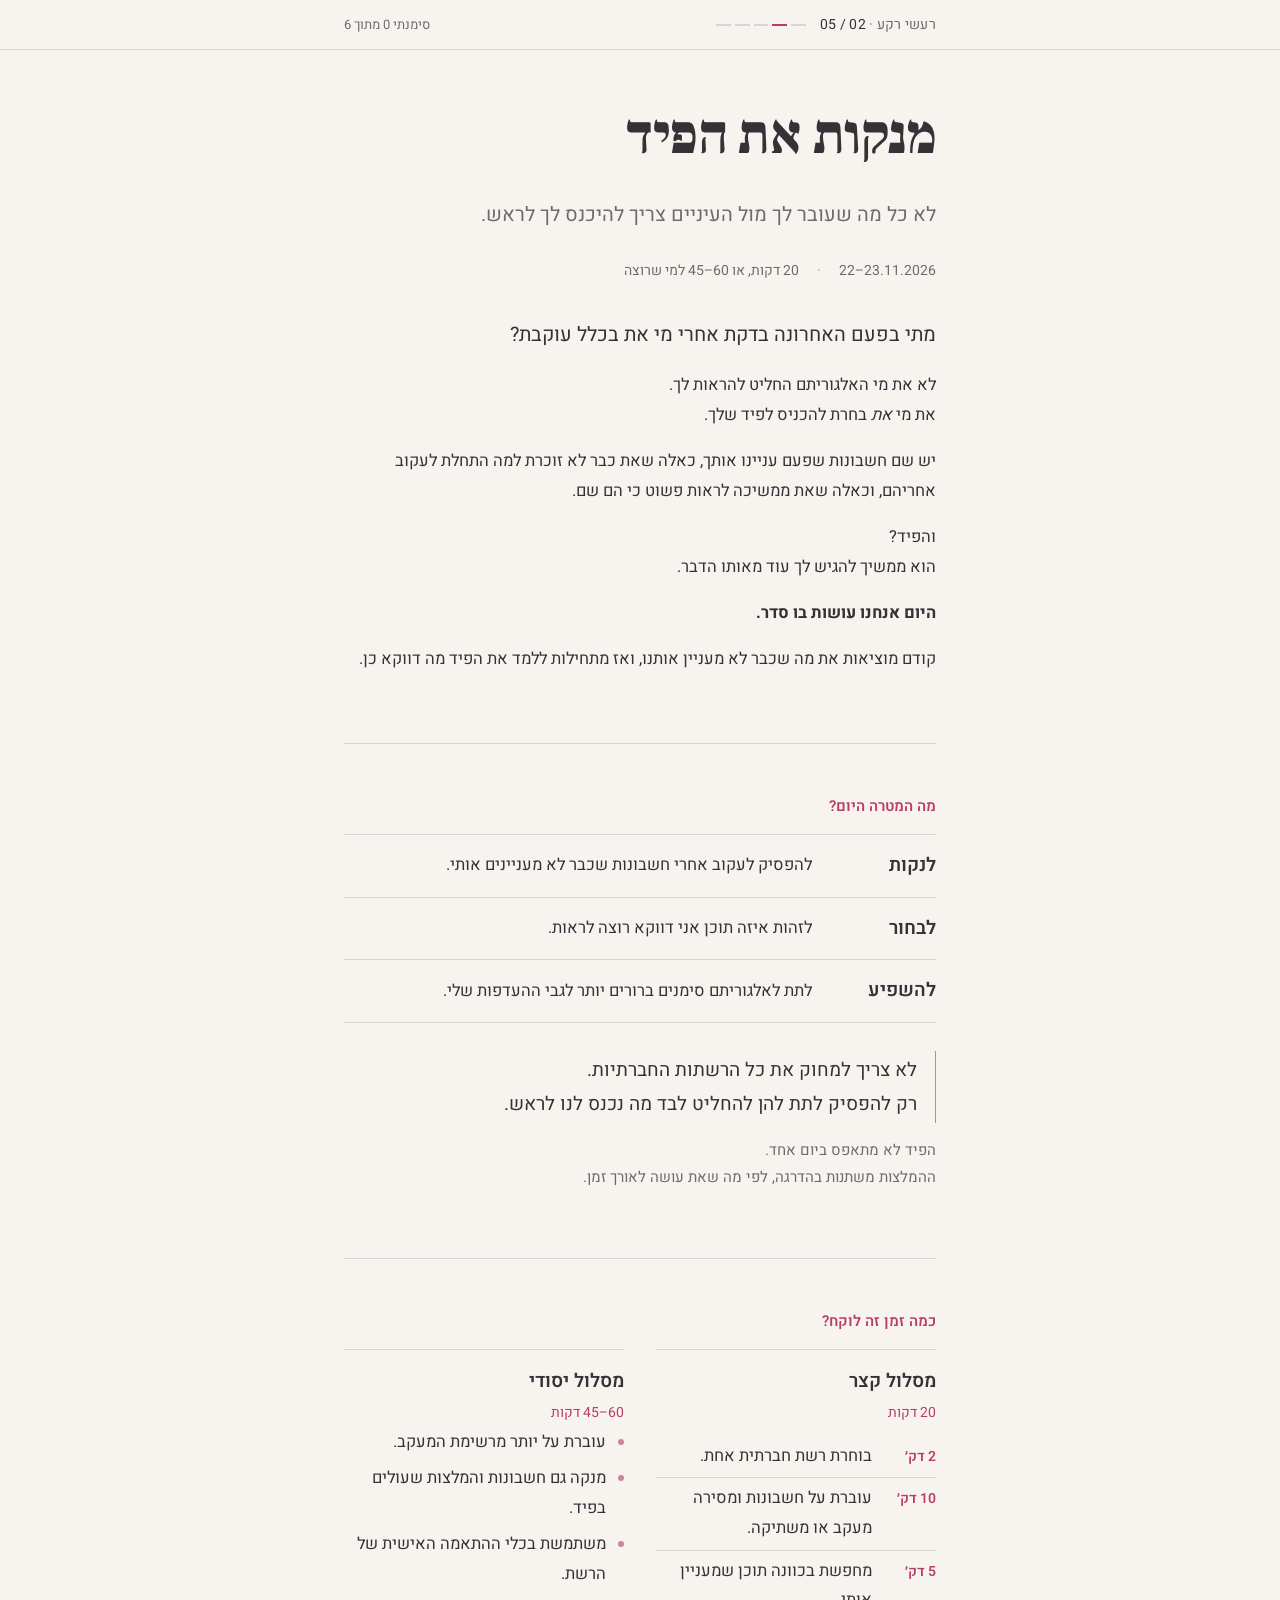
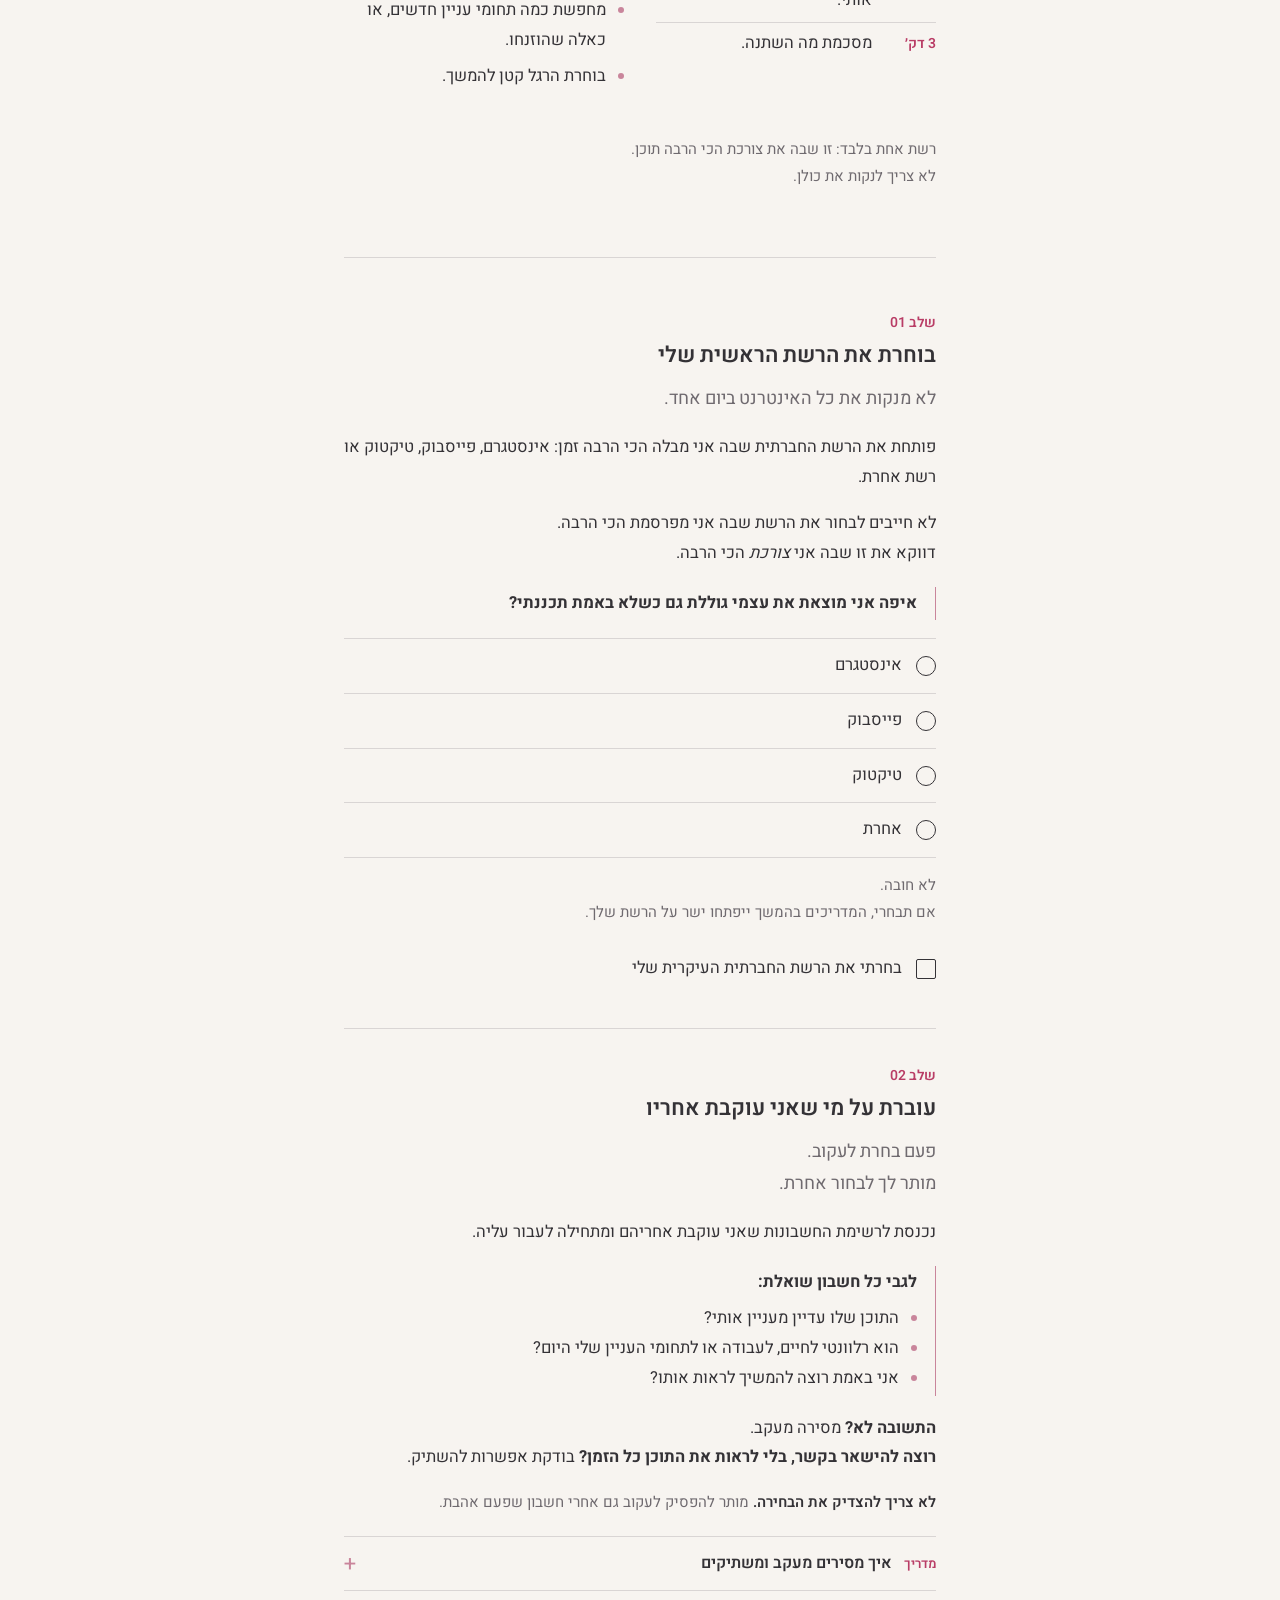
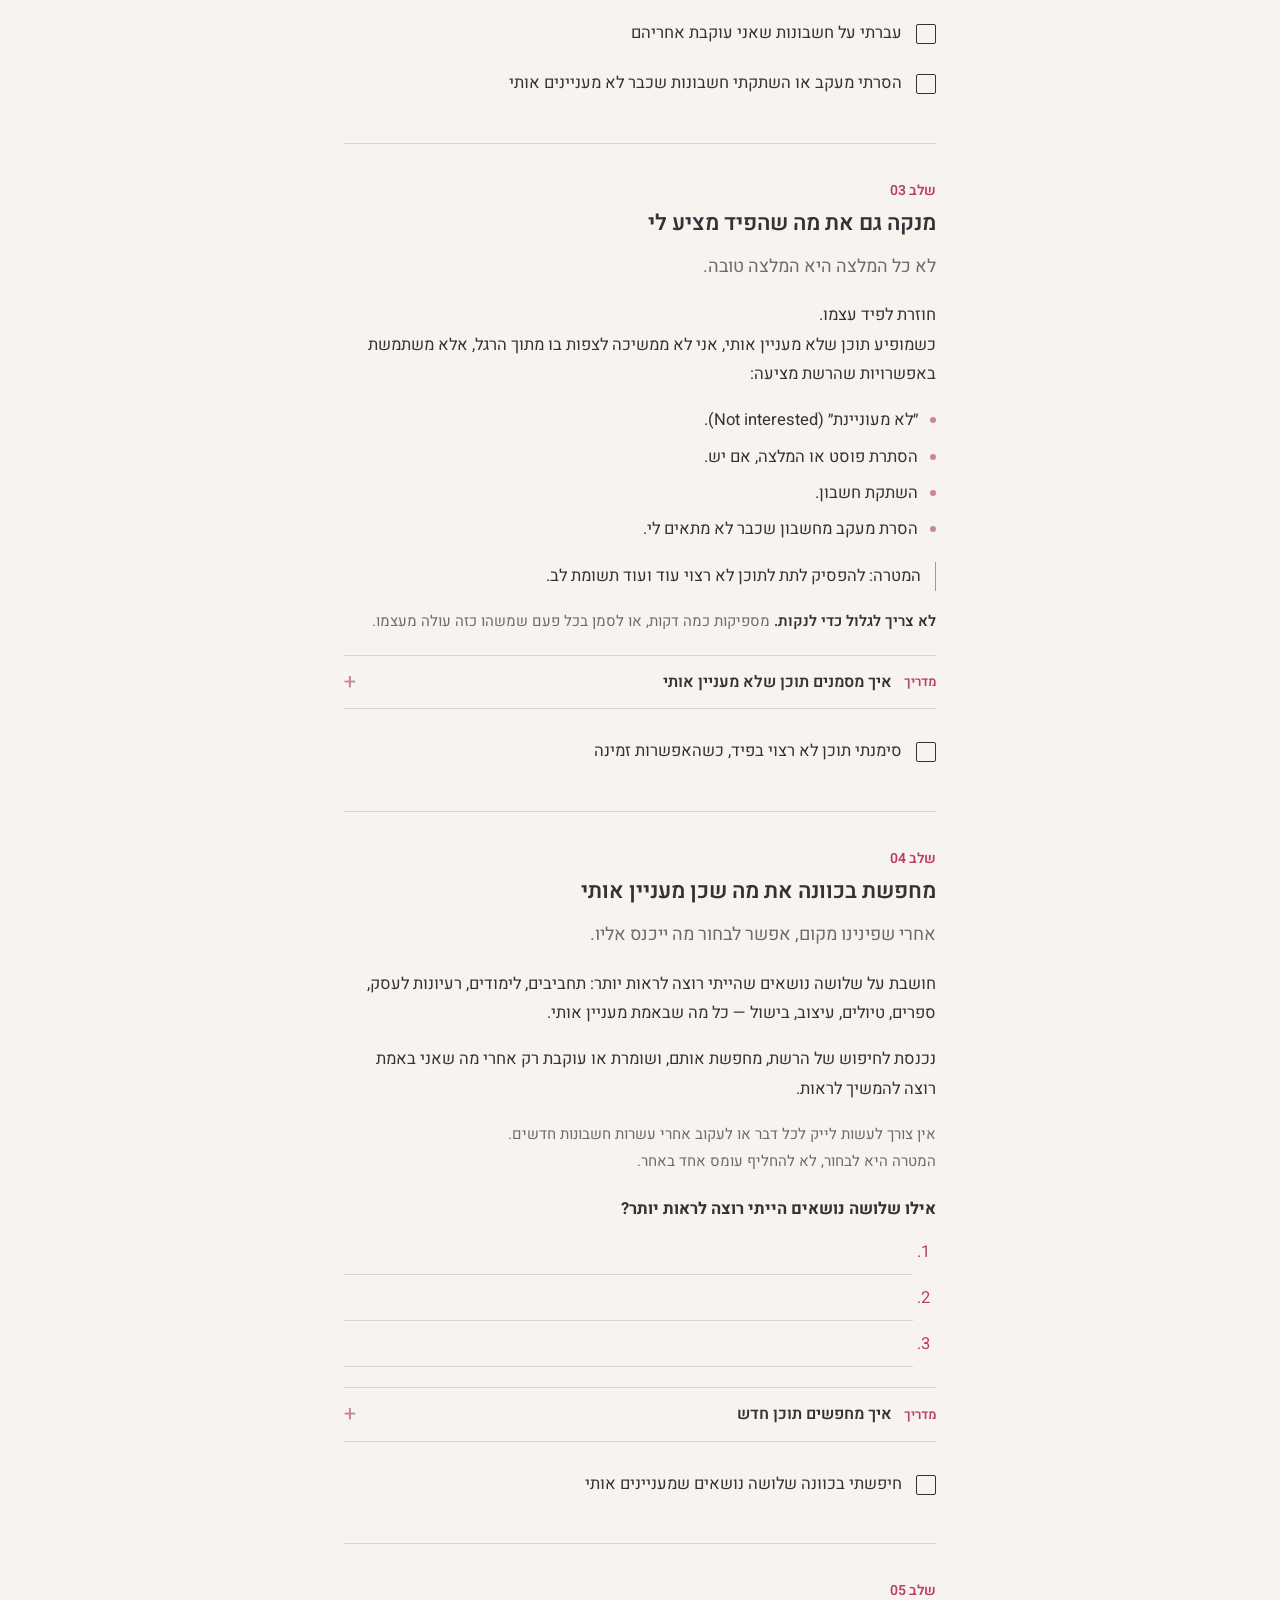
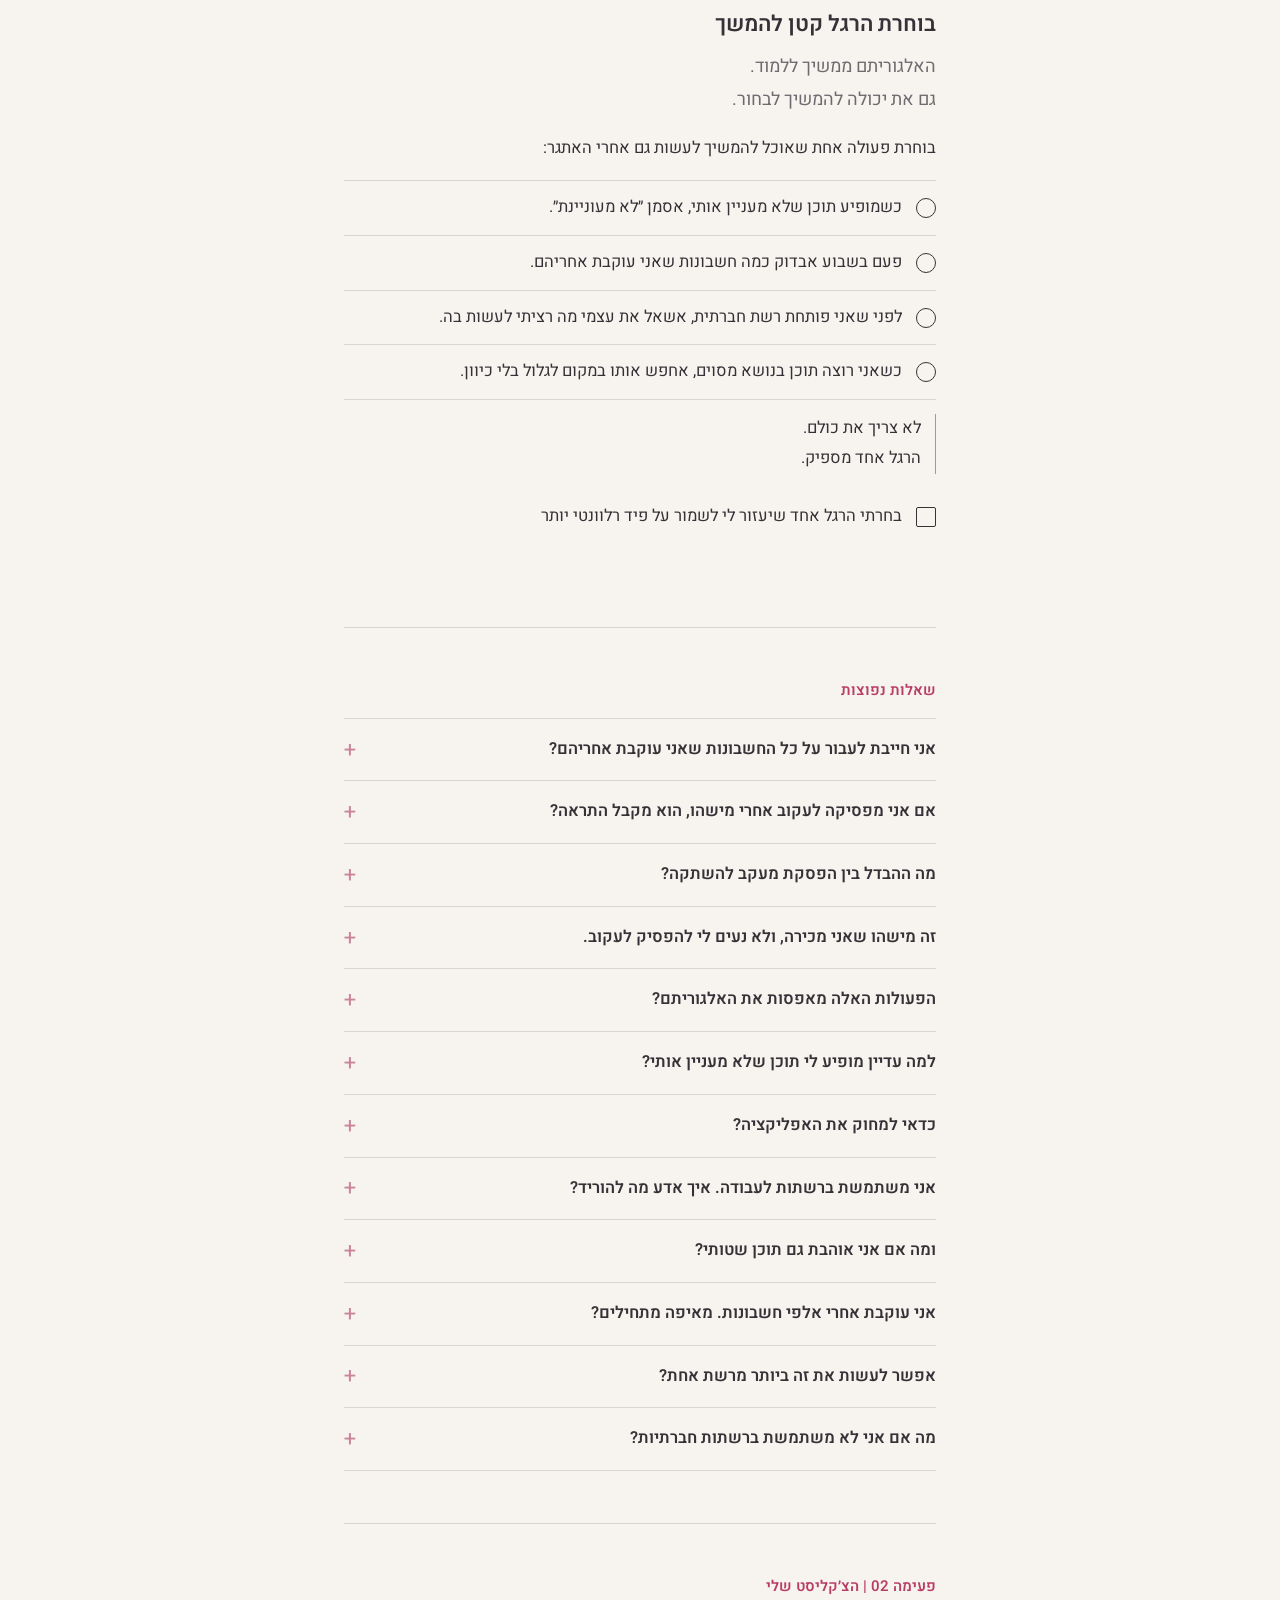
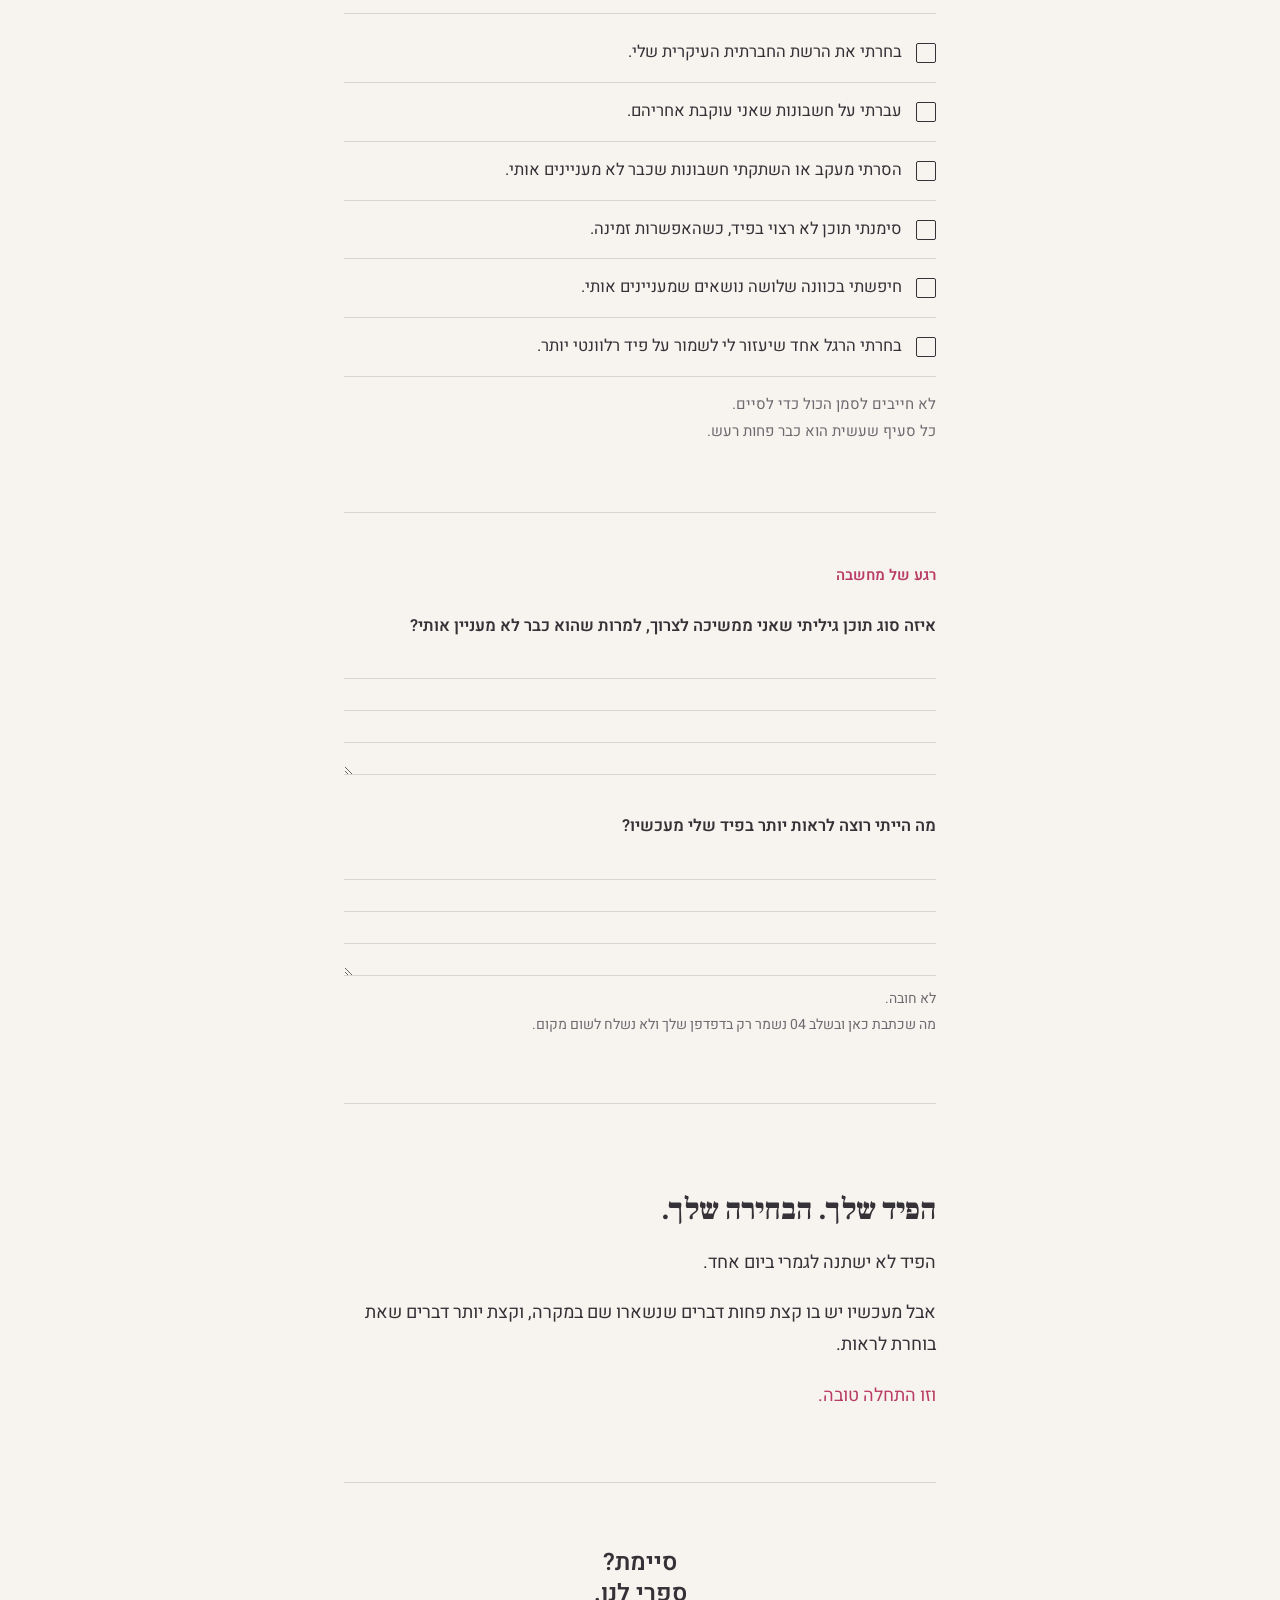
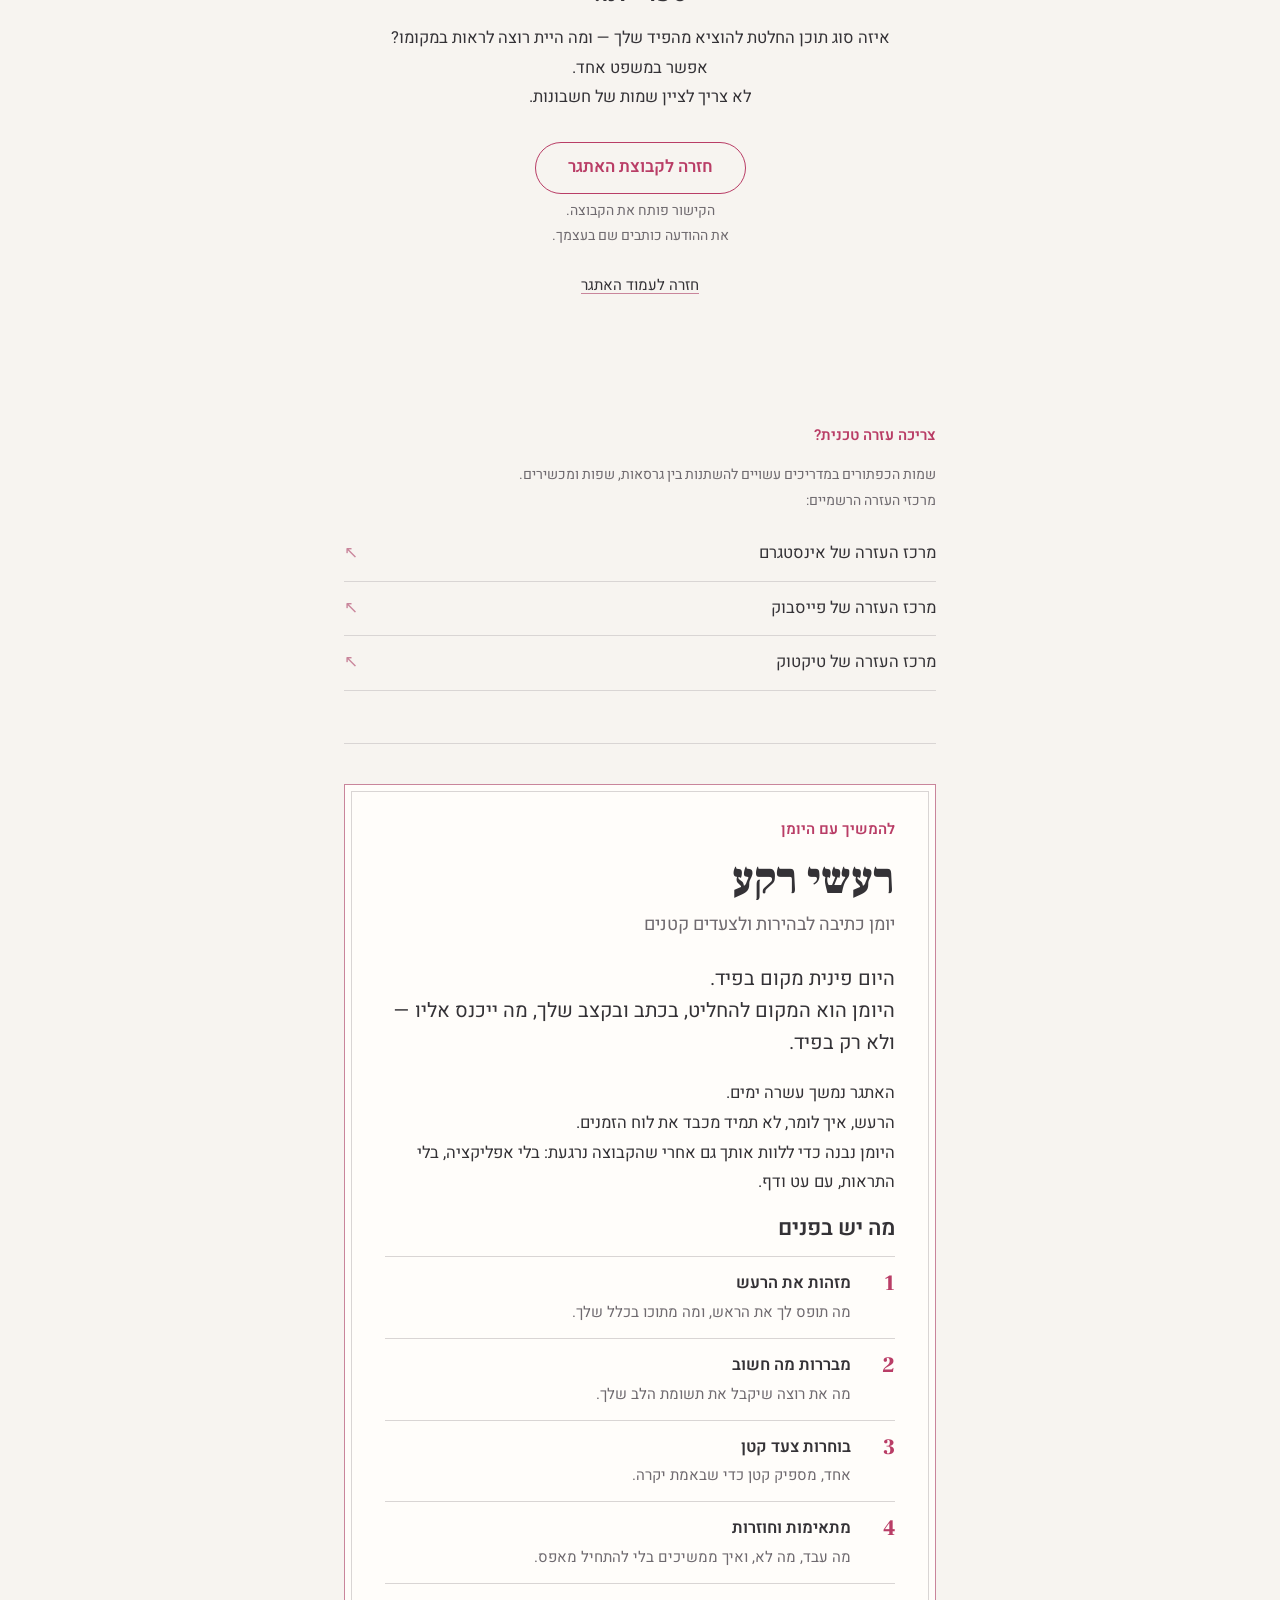
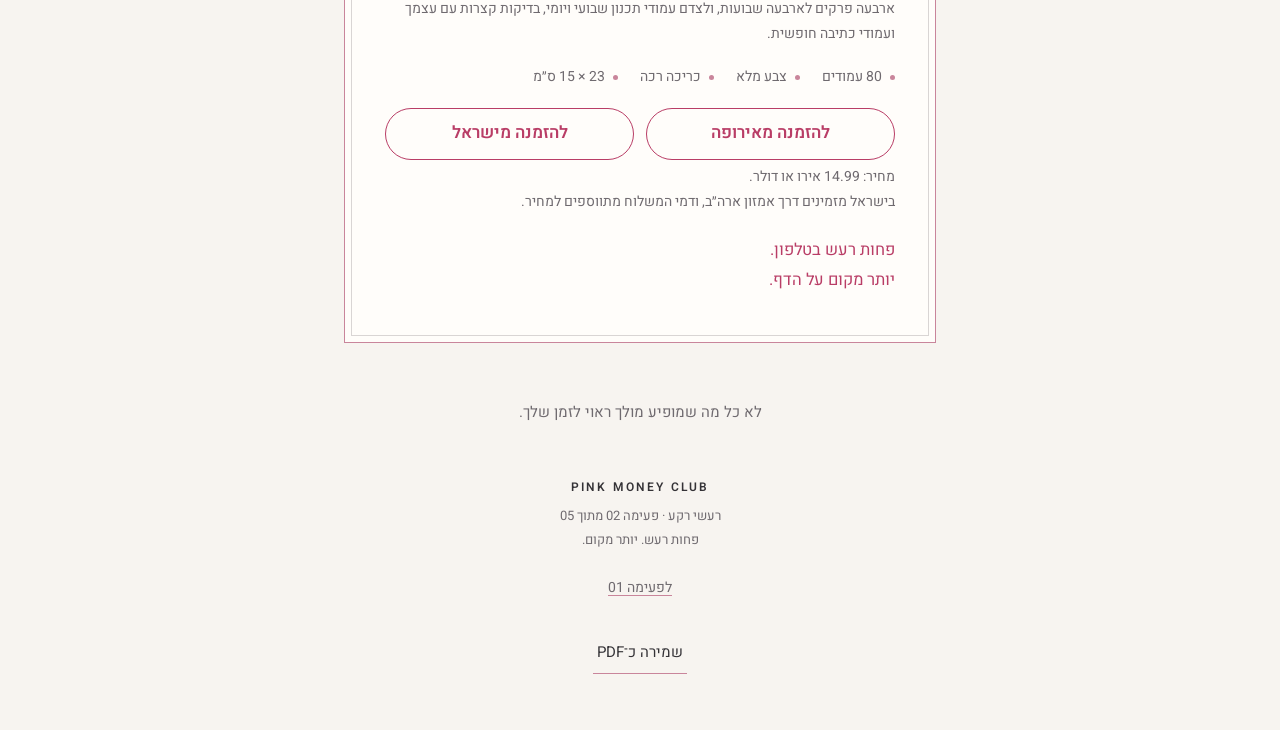
<file: pulse-02/index.html>
<!DOCTYPE html>
<html lang="he" dir="rtl">
<head>
<meta charset="utf-8">
<meta name="viewport" content="width=device-width, initial-scale=1">
<title>מנקות את הפיד · פעימה 02</title>
<link rel="preconnect" href="https://fonts.googleapis.com">
<link rel="preconnect" href="https://fonts.gstatic.com" crossorigin>
<link href="https://fonts.googleapis.com/css2?family=Frank+Ruhl+Libre:wght@900&family=Heebo:wght@300;400;500;600&display=swap" rel="stylesheet">
<style>
/* VOICE: a quiet companion page to the printed journal — exact, useful, room to breathe.
   IDEA: one more page from the רעשי רקע journal, held next to the phone.
   PICTURE: none — the lined writing spaces and simple checkboxes are the page's only marks.
   COLOUR and TYPE: warm cream ground, charcoal titles and text, rose for small subheads and hairlines; Assistant throughout.
   LAYOUT: one narrow column, thin rules between sections, small 01 / 05 at the top, small signature at the bottom. */
:root{color-scheme:light;--bg:#F7F4F0;--ink:#343236;--rose:#C9859B;--deep:#B93D66;--soft:#6F6A6F;--line:#D9D5D4}
*{box-sizing:border-box;min-width:0}
html{scroll-padding-top:70px}
body{margin:0;background:var(--bg);color:var(--ink);font:16.5px/1.8 Heebo,"Segoe UI",Arial,sans-serif;font-weight:400;overflow-x:clip}
h1,h2,h3{font-family:inherit;margin:0 0 .6em;text-wrap:balance}
h1{font-family:"Frank Ruhl Libre",Georgia,serif;font-size:clamp(38px,10vw,56px);font-weight:900;line-height:1.08;color:var(--ink);letter-spacing:-.01em}
h2{font-size:15px;font-weight:600;color:var(--deep);line-height:1.4;margin-bottom:1.1em}
h3{font-size:22px;font-weight:600;color:var(--ink);line-height:1.3}
p{margin:0 0 1em}a{color:var(--ink);text-decoration-color:var(--rose);text-underline-offset:3px}
.wrap{max-width:640px;margin:0 auto;padding:0 24px}
section{padding:52px 0;border-bottom:1px solid var(--line)}
/* header */
.top{position:sticky;top:0;z-index:5;background:var(--bg);border-bottom:1px solid var(--line)}
.top .wrap{display:flex;align-items:center;gap:14px;padding-block:12px}
.crumb{white-space:nowrap;font-size:14px;color:var(--soft);letter-spacing:.02em}.crumb span{color:var(--ink)}
.pulses{display:flex;gap:4px;width:90px;flex:0 1 90px}
.pulses i{flex:1;height:2px;background:var(--line)}.pulses i.on{background:var(--deep)}
.count{font-size:13px;color:var(--soft);white-space:nowrap;margin-inline-start:auto;text-decoration:none;padding:12px 0;margin-block:-12px}
/* hero */
.hero{padding-top:56px}
.sub{font-size:20px;color:var(--soft);margin-bottom:1.4em;line-height:1.5}
.meta{display:flex;flex-wrap:wrap;gap:6px 18px;margin:0 0 36px;padding:0;list-style:none;font-size:14px;color:var(--soft)}
.meta li{white-space:nowrap}.meta li+li::before{content:"·";margin-inline-end:18px;color:var(--rose)}
.lead{font-size:20px;line-height:1.6}
.quote{border-inline-start:1px solid var(--rose);padding:2px 18px;margin:28px 0 0;font-size:19px}
ul.dots{padding-inline-start:1.1em;margin:0 0 1em}ul.dots li{margin-bottom:.4em}ul.dots li::marker{color:var(--rose)}
/* tracks */
.tracks{display:grid;grid-template-columns:repeat(auto-fit,minmax(min(100%,230px),1fr));gap:0 32px}
.track{padding:14px 0;border-top:1px solid var(--line)}
.track b{display:block;font-size:19px;font-weight:600}
.track .t{font-size:14px;color:var(--deep);white-space:nowrap}
.track p{color:var(--ink)}
/* steps */
.step{padding:34px 0;border-top:1px solid var(--line)}
.step .n{font-size:14px;color:var(--deep);font-weight:600;margin-bottom:6px}
.ask{border-inline-start:1px solid var(--rose);padding:2px 18px;margin:18px 0}
.ask ul{margin:.4em 0 0;padding-inline-start:1.1em}.ask li::marker{color:var(--rose)}
.note{font-size:15px;color:var(--soft);margin-top:14px}
.note b{color:var(--ink);font-weight:600}
.cats{margin:14px 0}
.cats div{padding:10px 0;border-bottom:1px solid var(--line)}.cats div:last-child{border:0}
.tags{display:flex;flex-wrap:wrap;gap:6px 22px;list-style:none;padding:0;margin:12px 0}
.tags li{font-size:16px}.tags li::before{content:"— ";color:var(--rose)}
/* checks */
.chk{display:flex;gap:14px;align-items:flex-start;padding:10px 0;cursor:pointer;min-height:44px}
.chk input{appearance:none;-webkit-appearance:none;flex:none;width:20px;height:20px;margin:5px 0 0;border:1px solid var(--ink);border-radius:2px;background:transparent;cursor:pointer;display:grid;place-content:center}
.chk input::after{content:"";width:10px;height:5px;border:solid var(--deep);border-width:0 0 1.5px 1.5px;transform:rotate(-45deg) translate(1px,-1px);opacity:0}
.chk input:checked{border-color:var(--deep)}.chk input:checked::after{opacity:1}
.chk input:checked+span{color:var(--soft)}
.chk input:focus-visible,button:focus-visible,a:focus-visible,summary:focus-visible,textarea:focus-visible{outline:2px solid var(--deep);outline-offset:3px}
.step .chk{margin-top:18px}
/* details */
details{border-top:1px solid var(--line)}
details:last-of-type{border-bottom:1px solid var(--line)}
summary{list-style:none;cursor:pointer;padding:16px 0;min-height:54px;font-weight:600;display:flex;align-items:center;gap:12px}
summary::-webkit-details-marker{display:none}
summary::after{content:"+";margin-inline-start:auto;flex:none;color:var(--rose);font-weight:400;font-size:22px;line-height:1}
details[open]>summary::after{content:"–"}
.body{padding:0 0 22px}
.big summary{font-size:20px}
.tabs{display:flex;gap:28px;border-bottom:1px solid var(--line);margin:0 0 20px}
.tabs button{min-height:44px;border:0;border-bottom:1px solid transparent;margin-bottom:-1px;background:transparent;color:var(--soft);font:600 16px Heebo,sans-serif;cursor:pointer;padding:0}
.tabs button[aria-selected=true]{color:var(--ink);border-color:var(--rose)}
.pane[hidden]{display:none}
.pane h4{display:none;margin:14px 0 4px;color:var(--rose);font-size:15px}
.body h3{font-size:17px;margin:18px 0 6px}
ol.how{padding-inline-start:1.3em;margin:.2em 0 1em}ol.how li{margin-bottom:.4em}ol.how li::marker{color:var(--rose)}
.setting{border-top:1px solid var(--line);padding-top:6px;margin-top:20px}
.path{font-weight:600}
.hl{border-inline-start:1px solid var(--rose);padding-inline-start:14px;margin-top:14px}
.extra .note{margin-top:8px}
/* final */
.final .chk{border-bottom:1px solid var(--line);padding:14px 0}
.bar{height:1px;background:var(--line);margin:0 0 10px}
.bar i{display:block;height:1px;width:0;background:var(--rose);transition:width .35s}
.done{margin-top:34px;font-size:18px}.done p:last-child{color:var(--deep)}
label.q{display:block;font-weight:600;margin:26px 0 6px}
textarea{width:100%;min-height:128px;font:17px/32px Heebo,sans-serif;color:var(--ink);background:transparent repeating-linear-gradient(to bottom,transparent 0 31px,var(--line) 31px 32px);background-attachment:local;border:0;border-radius:0;padding:0 2px;resize:vertical}
.small{font-size:14px;color:var(--soft)}
.share{text-align:center;padding:12px 0}
.share h3{font-size:24px}
.btn{display:inline-flex;align-items:center;justify-content:center;min-height:52px;padding:0 32px;border:1.5px solid var(--deep);color:var(--deep);font-weight:600;font-size:17px;text-decoration:none;margin:12px 0 4px;border-radius:99px}
.btn:hover{background:var(--deep);color:var(--bg)}
.book{text-align:center;padding:8px 0 0}.book p{margin:0 0 4px}.book .t{font-family:"Frank Ruhl Libre",Georgia,serif;font-weight:900;font-size:24px;color:var(--ink)}
.buy{list-style:none;padding:0;margin:6px 0 0;display:flex;flex-wrap:wrap;justify-content:center;gap:0 28px}
.book a{display:inline-block;min-height:44px;padding:10px 4px;color:var(--deep);font-weight:600;text-decoration-color:var(--rose)}
.share .sec{display:inline-block;padding:10px;min-height:44px;font-size:15px}
.help{list-style:none;padding:0;margin:0}.help li{border-bottom:1px solid var(--line)}
.help a{display:flex;justify-content:space-between;gap:10px;padding:12px 0;min-height:48px;text-decoration:none}
.help a::after{content:"↖";color:var(--rose)}
.help .u{display:none}
.margin{font-size:15px;color:var(--soft);text-align:center;padding:48px 0 0}
footer{text-align:center;padding:36px 0 56px;color:var(--soft);font-size:13px}
footer b{display:block;color:var(--ink);font-weight:600;font-size:12px;letter-spacing:.18em;margin-bottom:6px}
.pdf{margin-top:20px;background:transparent;border:0;border-bottom:1px solid var(--rose);color:var(--ink);min-height:44px;padding:0 4px;font:15px Heebo,sans-serif;cursor:pointer}
.pdfhint{display:none;font-size:13px;margin-top:8px}.pdfhint.on{display:block}
@media(max-width:340px){.pulses{display:none}}
@media(prefers-reduced-motion:reduce){*{transition:none!important}}
@media print{
 @page{margin:18mm 16mm}
 body{font-size:12pt;background:#F7F4F0;-webkit-print-color-adjust:exact;print-color-adjust:exact}
 .top{position:static}.count,.tabs,.pdf,.pdfhint,.noprint{display:none!important}
 section{padding:22px 0}
 .step,.setting,.ask,.final,.share{break-inside:avoid}
 details{border:0}summary{padding:6px 0;min-height:0}summary::after{display:none}.body{padding:0 0 10px}
 .pane[hidden]{display:block!important}.pane h4{display:block}
 .chk input::after{opacity:0!important}.chk input{border-color:var(--ink)!important}.chk input:checked+span{color:inherit}
 textarea{resize:none}
 .buy a::after{content:" · " attr(href);font-weight:400;font-size:9pt;color:var(--soft);direction:ltr}.buy{display:block}
 .help .u{display:block;font-size:10pt;color:var(--soft);direction:ltr;text-align:right}.help a::after{display:none}.help a{display:block;padding:6px 0}
}
.dtitle{font-size:15px;color:var(--deep);font-weight:600;margin:34px 0 0}
.rules{list-style:none;padding:0;margin:10px 0 0;border-top:1px solid var(--line)}
.rules li{display:grid;grid-template-columns:minmax(0,1fr) 36px minmax(0,1fr);align-items:center;gap:14px;padding:18px 0;border-bottom:1px solid var(--line)}
.rules .rq{color:var(--soft);line-height:1.5}
.rules .arr{height:1px;background:var(--rose);position:relative}
.rules .arr::after{content:"";position:absolute;inset-inline-end:-1px;top:-3px;width:6px;height:6px;border:solid var(--rose);border-width:1px 1px 0 0;transform:rotate(-135deg)}
.rules .to b{font-weight:600;font-size:19px;display:block;line-height:1.35}
.rules .to span{display:block;font-size:14px;color:var(--soft)}
@media(max-width:480px){.rules li{grid-template-columns:1fr;gap:2px}.rules .arr{display:none}.rules .rq{font-size:15px}}
.soft{color:var(--soft);font-size:18px}
.ex{border-inline-start:1px solid var(--line);padding-inline-start:14px;color:var(--soft)}
.chk.tight{margin-top:0}
.biz{border-top:1px solid var(--line);margin-top:22px;padding-top:18px}
.grp{font-size:14px;color:var(--deep);font-weight:600;margin:22px 0 0}
.final .grp:first-child{margin-top:4px}
#steps .step:first-child{padding-top:0;border-top:0}
.ask p{margin-bottom:.5em}
.guides{margin:20px 0 6px}
.guides details{border-top:1px solid var(--line);border-bottom:0}
.guides details:last-child{border-bottom:1px solid var(--line)}
.guide summary{font-size:16px;font-weight:600;color:var(--ink);padding:12px 0;min-height:50px}
.guide summary::before{content:"מדריך";font-size:13px;color:var(--deep);font-weight:600;flex:none}
.guide .body{padding-bottom:18px}
.guide .done-btn{display:block;margin:8px 0 0;background:transparent;border:0;border-bottom:1px solid var(--rose);color:var(--soft);font:14px Heebo,sans-serif;min-height:40px;padding:0 2px;cursor:pointer}
.goals li{grid-template-columns:110px minmax(0,1fr)}
.goals .rq{color:var(--ink)}
@media(max-width:480px){.goals li{grid-template-columns:1fr}}
.mins{list-style:none;padding:0;margin:8px 0 0}.mins li{display:flex;gap:12px;padding:6px 0;border-bottom:1px solid var(--line)}.mins li:last-child{border:0}
.mins span{flex:none;width:52px;color:var(--deep);font-size:14px;font-weight:600;padding-top:2px;white-space:nowrap}
.choice{margin:6px 0 0;border-top:1px solid var(--line)}
.choice .chk{border-bottom:1px solid var(--line);margin:0;padding:12px 0}
.chk input[type=radio]{border-radius:50%}
.chk input[type=radio]::after{width:10px;height:10px;border:0;border-radius:50%;background:var(--deep);transform:none}
.choice .chk input:checked+span{color:var(--ink);font-weight:600}
.pane bdi,.opt bdi{white-space:nowrap}
.opt{border-inline-start:1px solid var(--rose);padding:2px 14px;margin:16px 0 4px}
.opt .n{font-size:14px;color:var(--deep);font-weight:600;margin:0 0 4px}
.q-title{margin:20px 0 4px}
.topics{padding-inline-start:1.4em;margin:0 0 8px}.topics li::marker{color:var(--deep)}
.topics input{width:100%;font:17px Heebo,sans-serif;color:var(--ink);background:transparent;border:0;border-bottom:1px solid var(--line);padding:10px 2px;min-height:46px;border-radius:0}
.topics input:focus{outline:none;border-bottom-color:var(--deep)}
.end{font-family:"Frank Ruhl Libre",Georgia,serif;font-weight:900;font-size:30px}
.done p:last-child{color:var(--deep)}
.prev{display:inline-block;margin-top:14px;color:var(--soft);font-size:14px;min-height:44px;padding:10px}
@media print{.choice .chk input:checked::after,.chk input[type=radio]::after{opacity:0!important}.topics input{border-bottom:1px solid #999}.opt{break-inside:avoid}.tabs{display:none!important}}
.book2 .t{font-family:"Frank Ruhl Libre",Georgia,serif;font-weight:900;font-size:clamp(34px,8vw,44px);color:var(--ink);line-height:1.1;margin:0}
.book2 .bsub{color:var(--soft);font-size:18px;margin:4px 0 22px}
.weeks{list-style:none;padding:0;margin:8px 0 12px;border-top:1px solid var(--line);counter-reset:w}
.weeks li{counter-increment:w;display:grid;grid-template-columns:34px minmax(0,1fr);column-gap:10px;padding:12px 0;border-bottom:1px solid var(--line)}
.weeks li::before{content:counter(w);grid-row:span 2;color:var(--deep);font-family:"Frank Ruhl Libre",Georgia,serif;font-weight:900;font-size:22px;line-height:1.3}
.weeks b{font-weight:600}.weeks span{color:var(--soft);font-size:15px}
.facts{list-style:none;padding:0;margin:18px 0;display:flex;flex-wrap:wrap;gap:6px 22px;font-size:14px;color:var(--soft)}
.facts li{white-space:nowrap}.facts li::before{content:"";display:inline-block;width:5px;height:5px;border-radius:50%;background:var(--rose);margin-inline-end:8px;vertical-align:middle}
.buy2{display:flex;flex-wrap:wrap;gap:10px 12px;margin:6px 0 4px}
.buy2 .btn{margin:0;flex:1 1 180px}
.bwink{color:var(--deep);margin-top:22px}
@media print{.book2{break-inside:avoid}.buy2 .btn::after{content:" · " attr(href);font-weight:400;font-size:8pt;direction:ltr}}
.book2{border:1px solid var(--rose);background:#FFFDFA;padding:34px clamp(20px,5vw,40px) 30px;margin:40px 0 8px;position:relative}
.book2::before{content:"";position:absolute;inset:6px;border:1px solid var(--line);pointer-events:none}
.book2>*{position:relative}
.book2 .kicker{font-size:13px;color:var(--soft);letter-spacing:.04em;margin:0 0 14px}
@media(max-width:480px){.book2{margin-inline:-8px}}
@media print{.book2{background:#FFFDFA}}
</style>
</head>
<body>
<header class="top">
 <div class="wrap">
  <div class="crumb">רעשי רקע · <span>02 / 05</span></div>
  <div class="pulses" aria-label="פעימה 2 מתוך 5"><i></i><i class="on"></i><i></i><i></i><i></i></div>
  <a class="count" id="count" href="#checklist" aria-live="polite" aria-label="מעבר לצ׳קליסט"></a>
 </div>
</header>

<main class="wrap">

<section class="hero">
 <h1>מנקות את הפיד</h1>
 <p class="sub">לא כל מה שעובר לך מול העיניים צריך להיכנס לך לראש.</p>
 <ul class="meta"><li><bdi dir="ltr">22–23.11.2026</bdi></li><li>20 דקות, או <bdi dir="ltr">45–60</bdi> למי שרוצה</li></ul>
 <p class="lead">מתי בפעם האחרונה בדקת אחרי מי את בכלל עוקבת?</p>
 <p>לא את מי האלגוריתם החליט להראות לך.<br>את מי <em>את</em> בחרת להכניס לפיד שלך.</p>
 <p>יש שם חשבונות שפעם עניינו אותך, כאלה שאת כבר לא זוכרת למה התחלת לעקוב אחריהם, וכאלה שאת ממשיכה לראות פשוט כי הם שם.</p>
 <p>והפיד?<br>הוא ממשיך להגיש לך עוד מאותו הדבר.</p>
 <p><b>היום אנחנו עושות בו סדר.</b></p>
 <p>קודם מוציאות את מה שכבר לא מעניין אותנו, ואז מתחילות ללמד את הפיד מה דווקא כן.</p>
</section>

<section>
 <h2>מה המטרה היום?</h2>
 <ol class="rules goals">
  <li><span class="to"><b>לנקות</b></span><span class="rq">להפסיק לעקוב אחרי חשבונות שכבר לא מעניינים אותי.</span></li>
  <li><span class="to"><b>לבחור</b></span><span class="rq">לזהות איזה תוכן אני דווקא רוצה לראות.</span></li>
  <li><span class="to"><b>להשפיע</b></span><span class="rq">לתת לאלגוריתם סימנים ברורים יותר לגבי ההעדפות שלי.</span></li>
 </ol>
 <p class="quote">לא צריך למחוק את כל הרשתות החברתיות.<br>רק להפסיק לתת להן להחליט לבד מה נכנס לנו לראש.</p>
 <p class="note">הפיד לא מתאפס ביום אחד.<br>ההמלצות משתנות בהדרגה, לפי מה שאת עושה לאורך זמן.</p>
</section>

<section>
 <h2>כמה זמן זה לוקח?</h2>
 <div class="tracks">
  <div class="track"><b>מסלול קצר</b><span class="t">20 דקות</span>
   <ul class="mins">
    <li><span>2 דק׳</span>בוחרת רשת חברתית אחת.</li>
    <li><span>10 דק׳</span>עוברת על חשבונות ומסירה מעקב או משתיקה.</li>
    <li><span>5 דק׳</span>מחפשת בכוונה תוכן שמעניין אותי.</li>
    <li><span>3 דק׳</span>מסכמת מה השתנה.</li>
   </ul>
  </div>
  <div class="track"><b>מסלול יסודי</b><span class="t"><bdi dir="ltr">45–60</bdi> דקות</span>
   <ul class="dots">
    <li>עוברת על יותר מרשימת המעקב.</li>
    <li>מנקה גם חשבונות והמלצות שעולים בפיד.</li>
    <li>משתמשת בכלי ההתאמה האישית של הרשת.</li>
    <li>מחפשת כמה תחומי עניין חדשים, או כאלה שהוזנחו.</li>
    <li>בוחרת הרגל קטן להמשך.</li>
   </ul>
  </div>
 </div>
 <p class="note">רשת אחת בלבד: זו שבה את צורכת הכי הרבה תוכן.<br>לא צריך לנקות את כולן.</p>
</section>

<section id="steps">
 <article class="step">
  <div class="n">שלב 01</div>
  <h3>בוחרת את הרשת הראשית שלי</h3>
  <p class="soft">לא מנקות את כל האינטרנט ביום אחד.</p>
  <p>פותחת את הרשת החברתית שבה אני מבלה הכי הרבה זמן: אינסטגרם, פייסבוק, טיקטוק או רשת אחרת.</p>
  <p>לא חייבים לבחור את הרשת שבה אני מפרסמת הכי הרבה.<br>דווקא את זו שבה אני <em>צורכת</em> הכי הרבה.</p>
  <div class="ask"><p style="margin:0"><b>איפה אני מוצאת את עצמי גוללת גם כשלא באמת תכננתי?</b></p></div>
  <div class="choice" role="radiogroup" aria-label="הרשת הראשית שלי">
   <label class="chk"><input type="radio" name="net" value="ig"><span>אינסטגרם</span></label>
   <label class="chk"><input type="radio" name="net" value="fb"><span>פייסבוק</span></label>
   <label class="chk"><input type="radio" name="net" value="tt"><span>טיקטוק</span></label>
   <label class="chk"><input type="radio" name="net" value="other"><span>אחרת</span></label>
  </div>
  <p class="note noprint">לא חובה.<br>אם תבחרי, המדריכים בהמשך ייפתחו ישר על הרשת שלך.</p>
  <label class="chk"><input type="checkbox" data-k="net"><span>בחרתי את הרשת החברתית העיקרית שלי</span></label>
 </article>

 <article class="step">
  <div class="n">שלב 02</div>
  <h3>עוברת על מי שאני עוקבת אחריו</h3>
  <p class="soft">פעם בחרת לעקוב.<br>מותר לך לבחור אחרת.</p>
  <p>נכנסת לרשימת החשבונות שאני עוקבת אחריהם ומתחילה לעבור עליה.</p>
  <div class="ask"><b>לגבי כל חשבון שואלת:</b>
   <ul><li>התוכן שלו עדיין מעניין אותי?</li><li>הוא רלוונטי לחיים, לעבודה או לתחומי העניין שלי היום?</li><li>אני באמת רוצה להמשיך לראות אותו?</li></ul>
  </div>
  <p><b>התשובה לא?</b> מסירה מעקב.<br><b>רוצה להישאר בקשר, בלי לראות את התוכן כל הזמן?</b> בודקת אפשרות להשתיק.</p>
  <p class="note"><b>לא צריך להצדיק את הבחירה.</b> מותר להפסיק לעקוב גם אחרי חשבון שפעם אהבת.</p>
  <div class="guides">
   <details class="guide">
    <summary>איך מסירים מעקב ומשתיקים</summary>
    <div class="body">
     <div class="tabs" role="tablist" data-g="g2"><button role="tab" data-n="ig">אינסטגרם</button><button role="tab" data-n="fb">פייסבוק</button><button role="tab" data-n="tt">טיקטוק</button></div>
     <div class="pane" id="g2-ig" role="tabpanel"><h4>אינסטגרם</h4>
      <h3>מסירים מעקב</h3>
      <ol class="how"><li>נכנסים לפרופיל האישי ולוחצים על ״במעקב״ (<bdi>Following</bdi>).</li><li>עוברים על החשבונות.</li><li>ליד חשבון שלא רוצים להמשיך איתו, לוחצים ״במעקב״ ובוחרים ״הפסקת מעקב״ (<bdi>Unfollow</bdi>).</li></ol>
      <p class="small">אפשר גם להיכנס לפרופיל של החשבון ולהפסיק לעקוב משם.</p>
      <h3>משתיקים</h3>
      <ol class="how"><li>נכנסים לפרופיל של החשבון ולוחצים ״במעקב״.</li><li>בוחרים ״השתקה״ (<bdi>Mute</bdi>).</li><li>בוחרים מה להשתיק: פוסטים, סטוריז או רילס.</li></ol>
     </div>
     <div class="pane" id="g2-fb" role="tabpanel" hidden><h4>פייסבוק</h4>
      <h3>מפסיקים לעקוב, בלי להסיר חברות</h3>
      <ol class="how"><li>מוצאים פוסט של האדם, העמוד או הקבוצה.</li><li>פותחים את תפריט שלוש הנקודות של הפוסט.</li><li>בוחרים ״הפסקת מעקב״ (<bdi>Unfollow</bdi>).</li></ol>
      <p class="small">אתם נשארים חברים, פשוט הפוסטים שלו לא יופיעו לך בפיד.<br>אפשר גם מהפרופיל עצמו, דרך אפשרויות החברות או המעקב.</p>
      <h3>במקום להשתיק</h3>
      <p>באותו תפריט יש לפעמים ״השהיה ל־30 יום״ (<bdi>Snooze</bdi>) — הפסקה זמנית, בלי להחליט עכשיו.</p>
     </div>
     <div class="pane" id="g2-tt" role="tabpanel" hidden><h4>טיקטוק</h4>
      <h3>מסירים מעקב</h3>
      <ol class="how"><li>נכנסים לפרופיל האישי.</li><li>פותחים את רשימת ״במעקב״ (<bdi>Following</bdi>).</li><li>ליד חשבון שלא רוצים להמשיך איתו, לוחצים על הכפתור ומבטלים את המעקב.</li></ol>
      <p class="small">בטיקטוק אין השתקה של חשבון כמו באינסטגרם.<br>מה שעוזר הוא ״לא מעוניינת״ — בשלב הבא.</p>
     </div>
     <p class="note other-note" hidden>ברשתות אחרות העיקרון זהה: רשימת ״במעקב״ בפרופיל, ואפשרויות המעקב בפרופיל של כל חשבון.</p>
     <button type="button" class="done-btn noprint" data-close>סגירת המדריך</button>
    </div>
   </details>
  </div>
  <label class="chk"><input type="checkbox" data-k="review"><span>עברתי על חשבונות שאני עוקבת אחריהם</span></label>
  <label class="chk tight"><input type="checkbox" data-k="unf"><span>הסרתי מעקב או השתקתי חשבונות שכבר לא מעניינים אותי</span></label>
 </article>

 <article class="step">
  <div class="n">שלב 03</div>
  <h3>מנקה גם את מה שהפיד מציע לי</h3>
  <p class="soft">לא כל המלצה היא המלצה טובה.</p>
  <p>חוזרת לפיד עצמו.<br>כשמופיע תוכן שלא מעניין אותי, אני לא ממשיכה לצפות בו מתוך הרגל, אלא משתמשת באפשרויות שהרשת מציעה:</p>
  <ul class="dots"><li>״לא מעוניינת״ (<bdi>Not interested</bdi>).</li><li>הסתרת פוסט או המלצה, אם יש.</li><li>השתקת חשבון.</li><li>הסרת מעקב מחשבון שכבר לא מתאים לי.</li></ul>
  <p class="hl">המטרה: להפסיק לתת לתוכן לא רצוי עוד ועוד תשומת לב.</p>
  <p class="note"><b>לא צריך לגלול כדי לנקות.</b> מספיקות כמה דקות, או לסמן בכל פעם שמשהו כזה עולה מעצמו.</p>
  <div class="guides">
   <details class="guide">
    <summary>איך מסמנים תוכן שלא מעניין אותי</summary>
    <div class="body">
     <div class="tabs" role="tablist" data-g="g3"><button role="tab" data-n="ig">אינסטגרם</button><button role="tab" data-n="fb">פייסבוק</button><button role="tab" data-n="tt">טיקטוק</button></div>
     <div class="pane" id="g3-ig" role="tabpanel"><h4>אינסטגרם</h4>
      <ol class="how"><li>בפוסט או ברילס מומלץ, לוחצים על שלוש הנקודות.</li><li>בוחרים ״לא מעוניינת״ (<bdi>Not interested</bdi>).</li></ol>
      <div class="opt"><p class="n">הרחבה, לא חובה: איפוס התוכן המוצע</p>
       <p>פרופיל ← תפריט שלושת הקווים ← ״העדפות תוכן״ (<bdi>Content preferences</bdi>) ← ״איפוס התוכן המוצע״ (<bdi>Reset suggested content</bdi>), ואישור.</p>
       <p class="small" style="margin:0">משנה רק את ההמלצות.<br>רשימת המעקב שלך לא נמחקת.<br>שימי לב: גם סימוני ״לא מעוניינת״ קודמים מתאפסים.</p>
      </div>
     </div>
     <div class="pane" id="g3-fb" role="tabpanel" hidden><h4>פייסבוק</h4>
      <ol class="how"><li>בפיד, בפוסט שלא רוצים לראות, לוחצים על ה־X או על שלוש הנקודות.</li><li>בוחרים מה שמופיע: ״הסתרת פוסט״, ״להציג פחות״ (<bdi>Show less</bdi>), ״השהיה״ או ״הפסקת מעקב״.</li></ol>
      <p class="note">גם קבוצות הן חלק מהפיד.<br>קבוצה שכבר לא רלוונטית — אפשר להפסיק לעקוב אחריה או לעזוב אותה.</p>
     </div>
     <div class="pane" id="g3-tt" role="tabpanel" hidden><h4>טיקטוק</h4>
      <ol class="how"><li>בסרטון לא רלוונטי, לוחצים לחיצה ארוכה על המסך (או פותחים את אפשרויות השיתוף).</li><li>בוחרים ״לא מעוניינת״ (<bdi>Not interested</bdi>).</li></ol>
      <h3>עוד דרך: ניהול נושאים</h3>
      <p>פרופיל ← תפריט ← ״הגדרות ופרטיות״ ← ״העדפות תוכן״ ← ״ניהול נושאים״ (<bdi>Manage topics</bdi>).<br>שם אפשר לבקש יותר או פחות מנושאים מסוימים.</p>
      <div class="opt"><p class="n">הרחבה, לא חובה: רענון הפיד</p>
       <p>באותו מסך ״העדפות תוכן״ יש ״רענון פיד בשבילך״ (<bdi>Refresh your For You feed</bdi>).<br>הרענון לא נוגע במי שאת עוקבת אחריו, והוא לא מחליף בחירה מתמשכת בתוכן.</p>
      </div>
     </div>
     <p class="note other-note" hidden>ברשתות אחרות מחפשות בתפריט שלוש הנקודות של הפוסט אפשרות כמו ״לא מעוניינת״, ״הסתרה״ או ״להציג פחות״.</p>
     <button type="button" class="done-btn noprint" data-close>סגירת המדריך</button>
    </div>
   </details>
  </div>
  <label class="chk"><input type="checkbox" data-k="mark"><span>סימנתי תוכן לא רצוי בפיד, כשהאפשרות זמינה</span></label>
 </article>

 <article class="step">
  <div class="n">שלב 04</div>
  <h3>מחפשת בכוונה את מה שכן מעניין אותי</h3>
  <p class="soft">אחרי שפינינו מקום, אפשר לבחור מה ייכנס אליו.</p>
  <p>חושבת על שלושה נושאים שהייתי רוצה לראות יותר: תחביבים, לימודים, רעיונות לעסק, ספרים, טיולים, עיצוב, בישול — כל מה שבאמת מעניין אותי.</p>
  <p>נכנסת לחיפוש של הרשת, מחפשת אותם, ושומרת או עוקבת רק אחרי מה שאני באמת רוצה להמשיך לראות.</p>
  <p class="note">אין צורך לעשות לייק לכל דבר או לעקוב אחרי עשרות חשבונות חדשים.<br>המטרה היא לבחור, לא להחליף עומס אחד באחר.</p>
  <p class="q-title"><b>אילו שלושה נושאים הייתי רוצה לראות יותר?</b></p>
  <ol class="topics">
   <li><input type="text" id="t1" data-r aria-label="נושא 1" autocomplete="off"></li>
   <li><input type="text" id="t2" data-r aria-label="נושא 2" autocomplete="off"></li>
   <li><input type="text" id="t3" data-r aria-label="נושא 3" autocomplete="off"></li>
  </ol>
  <div class="guides">
   <details class="guide">
    <summary>איך מחפשים תוכן חדש</summary>
    <div class="body">
     <div class="tabs" role="tablist" data-g="g4"><button role="tab" data-n="ig">אינסטגרם</button><button role="tab" data-n="fb">פייסבוק</button><button role="tab" data-n="tt">טיקטוק</button></div>
     <div class="pane" id="g4-ig" role="tabpanel"><h4>אינסטגרם</h4>
      <ol class="how"><li>נכנסים ללשונית החיפוש (זכוכית המגדלת).</li><li>מקלידים נושא שמעניין אותך.</li><li>מסתכלים על תכנים וחשבונות רלוונטיים.</li><li>שומרים או עוקבים רק אחרי מה שרוצים להמשיך לראות.</li></ol>
     </div>
     <div class="pane" id="g4-fb" role="tabpanel" hidden><h4>פייסבוק</h4>
      <ol class="how"><li>נכנסים לחיפוש.</li><li>מחפשים נושא, עמוד או קבוצה.</li><li>בודקים את התוכן לפני שמצטרפים או מתחילים לעקוב.</li></ol>
     </div>
     <div class="pane" id="g4-tt" role="tabpanel" hidden><h4>טיקטוק</h4>
      <ol class="how"><li>נכנסים לחיפוש ומחפשים נושא רלוונטי.</li><li>צופים בתוכן שבאמת מעניין אותך.</li><li>עוקבים או שומרים רק את מה שרוצים להמשיך לראות.</li></ol>
      <p class="small">ההמלצות בטיקטוק מושפעות מאוד ממה שצופים בו עד הסוף, לכן החיפוש היזום עוזר.</p>
     </div>
     <p class="note other-note" hidden>ברשתות אחרות: מחפשים את הנושא בחיפוש, ושומרים או עוקבים רק אחרי מה שמתאים.</p>
     <button type="button" class="done-btn noprint" data-close>סגירת המדריך</button>
    </div>
   </details>
  </div>
  <label class="chk"><input type="checkbox" data-k="search"><span>חיפשתי בכוונה שלושה נושאים שמעניינים אותי</span></label>
 </article>

 <article class="step">
  <div class="n">שלב 05</div>
  <h3>בוחרת הרגל קטן להמשך</h3>
  <p class="soft">האלגוריתם ממשיך ללמוד.<br>גם את יכולה להמשיך לבחור.</p>
  <p>בוחרת פעולה אחת שאוכל להמשיך לעשות גם אחרי האתגר:</p>
  <div class="choice" role="radiogroup" aria-label="ההרגל שלי">
   <label class="chk"><input type="radio" name="habit" value="1"><span>כשמופיע תוכן שלא מעניין אותי, אסמן ״לא מעוניינת״.</span></label>
   <label class="chk"><input type="radio" name="habit" value="2"><span>פעם בשבוע אבדוק כמה חשבונות שאני עוקבת אחריהם.</span></label>
   <label class="chk"><input type="radio" name="habit" value="3"><span>לפני שאני פותחת רשת חברתית, אשאל את עצמי מה רציתי לעשות בה.</span></label>
   <label class="chk"><input type="radio" name="habit" value="4"><span>כשאני רוצה תוכן בנושא מסוים, אחפש אותו במקום לגלול בלי כיוון.</span></label>
  </div>
  <p class="hl">לא צריך את כולם.<br>הרגל אחד מספיק.</p>
  <label class="chk"><input type="checkbox" data-k="habit"><span>בחרתי הרגל אחד שיעזור לי לשמור על פיד רלוונטי יותר</span></label>
 </article>
</section>

<section>
 <h2>שאלות נפוצות</h2>
 <div id="faq"></div>
</section>

<section id="checklist">
 <h2>פעימה 02 | הצ׳קליסט שלי</h2>
 <div class="bar noprint"><i id="bar"></i></div>
 <div class="final">
  <label class="chk"><input type="checkbox" data-k="net"><span>בחרתי את הרשת החברתית העיקרית שלי.</span></label>
  <label class="chk"><input type="checkbox" data-k="review"><span>עברתי על חשבונות שאני עוקבת אחריהם.</span></label>
  <label class="chk"><input type="checkbox" data-k="unf"><span>הסרתי מעקב או השתקתי חשבונות שכבר לא מעניינים אותי.</span></label>
  <label class="chk"><input type="checkbox" data-k="mark"><span>סימנתי תוכן לא רצוי בפיד, כשהאפשרות זמינה.</span></label>
  <label class="chk"><input type="checkbox" data-k="search"><span>חיפשתי בכוונה שלושה נושאים שמעניינים אותי.</span></label>
  <label class="chk"><input type="checkbox" data-k="habit"><span>בחרתי הרגל אחד שיעזור לי לשמור על פיד רלוונטי יותר.</span></label>
 </div>
 <p class="note">לא חייבים לסמן הכול כדי לסיים.<br>כל סעיף שעשית הוא כבר פחות רעש.</p>
</section>

<section>
 <h2>רגע של מחשבה</h2>
 <label class="q" for="r1">איזה סוג תוכן גיליתי שאני ממשיכה לצרוך, למרות שהוא כבר לא מעניין אותי?</label>
 <textarea id="r1" data-r></textarea>
 <label class="q" for="r2">מה הייתי רוצה לראות יותר בפיד שלי מעכשיו?</label>
 <textarea id="r2" data-r></textarea>
 <p class="small noprint">לא חובה.<br>מה שכתבת כאן ובשלב 04 נשמר רק בדפדפן שלך ולא נשלח לשום מקום.</p>
</section>

<section>
 <div class="done">
  <h3 class="end">הפיד שלך. הבחירה שלך.</h3>
  <p>הפיד לא ישתנה לגמרי ביום אחד.</p>
  <p>אבל מעכשיו יש בו קצת פחות דברים שנשארו שם במקרה, וקצת יותר דברים שאת בוחרת לראות.</p>
  <p>וזו התחלה טובה.</p>
 </div>
</section>

<section style="border:0">
 <div class="share">
  <h3>סיימת?<br>ספרי לנו.</h3>
  <p>איזה סוג תוכן החלטת להוציא מהפיד שלך — ומה היית רוצה לראות במקומו?<br>אפשר במשפט אחד.<br>לא צריך לציין שמות של חשבונות.</p>
  <a class="btn" href="https://chat.whatsapp.com/ETWvSEqu0lyBO2JsaCfOIj?s=cl&amp;p=i&amp;mlu=4&amp;ilr=4&amp;iam=2" target="_blank" rel="noopener">חזרה לקבוצת האתגר</a>
  <p class="small">הקישור פותח את הקבוצה.<br>את ההודעה כותבים שם בעצמך.</p>
  <a class="sec" href="https://dina-ro.github.io/raashei-reka/" target="_blank" rel="noopener">חזרה לעמוד האתגר</a>
 </div>
</section>

<section>
 <h2>צריכה עזרה טכנית?</h2>
 <p class="small">שמות הכפתורים במדריכים עשויים להשתנות בין גרסאות, שפות ומכשירים.<br>מרכזי העזרה הרשמיים:</p>
 <ul class="help">
  <li><a href="https://help.instagram.com/" target="_blank" rel="noopener">מרכז העזרה של אינסטגרם<span class="u">help.instagram.com</span></a></li>
  <li><a href="https://www.facebook.com/help/" target="_blank" rel="noopener">מרכז העזרה של פייסבוק<span class="u">facebook.com/help</span></a></li>
  <li><a href="https://support.tiktok.com/" target="_blank" rel="noopener">מרכז העזרה של טיקטוק<span class="u">support.tiktok.com</span></a></li>
 </ul>
</section>

<section class="book2" id="journal">
 <h2>להמשיך עם היומן</h2>
 <p class="t">רעשי רקע</p>
 <p class="bsub">יומן כתיבה לבהירות ולצעדים קטנים</p>
 <p class="lead">היום פינית מקום בפיד.<br>היומן הוא המקום להחליט, בכתב ובקצב שלך, מה ייכנס אליו — ולא רק בפיד.</p>
 <p>האתגר נמשך עשרה ימים.<br>הרעש, איך לומר, לא תמיד מכבד את לוח הזמנים.<br>היומן נבנה כדי ללוות אותך גם אחרי שהקבוצה נרגעת: בלי אפליקציה, בלי התראות, עם עט ודף.</p>
 <h3>מה יש בפנים</h3>
 <ol class="weeks">
  <li><b>מזהות את הרעש</b><span>מה תופס לך את הראש, ומה מתוכו בכלל שלך.</span></li>
  <li><b>מבררות מה חשוב</b><span>מה את רוצה שיקבל את תשומת הלב שלך.</span></li>
  <li><b>בוחרות צעד קטן</b><span>אחד, מספיק קטן כדי שבאמת יקרה.</span></li>
  <li><b>מתאימות וחוזרות</b><span>מה עבד, מה לא, ואיך ממשיכים בלי להתחיל מאפס.</span></li>
 </ol>
 <p class="small">ארבעה פרקים לארבעה שבועות, ולצדם עמודי תכנון שבועי ויומי, בדיקות קצרות עם עצמך ועמודי כתיבה חופשית.</p>
 <ul class="facts">
  <li><span>80 עמודים</span></li><li><span>צבע מלא</span></li><li><span>כריכה רכה</span></li><li><span><bdi dir="ltr">15 × 23</bdi> ס״מ</span></li>
 </ul>
 <div class="buy2">
  <a class="btn" href="https://www.amazon.es/s?k=9798141078620" target="_blank" rel="noopener">להזמנה מאירופה</a>
  <a class="btn" href="https://www.amazon.com/dp/B0HR1DB1BD" target="_blank" rel="noopener">להזמנה מישראל</a>
 </div>
 <p class="small">מחיר: <bdi dir="ltr">14.99</bdi> אירו או דולר.<br>בישראל מזמינים דרך אמזון ארה״ב, ודמי המשלוח מתווספים למחיר.</p>
 <p class="bwink">פחות רעש בטלפון.<br>יותר מקום על הדף.</p>
</section>

<p class="margin">לא כל מה שמופיע מולך ראוי לזמן שלך.</p>
</main>

<footer>
 <b>PINK MONEY CLUB</b>רעשי רקע · פעימה 02 מתוך 05<br>פחות רעש. יותר מקום.
 <div class="noprint"><a class="prev" href="../pulse-01/">לפעימה 01</a></div>
 <div><button class="pdf" id="pdf" type="button">שמירה כ־PDF</button>
 <p class="pdfhint" id="pdfhint">אם לא נפתח חלון הדפסה: תפריט הדפדפן ← שיתוף / הדפסה ← שמירה כ־PDF.</p></div>
</footer>

<script>
{
const faq=[
 ["אני חייבת לעבור על כל החשבונות שאני עוקבת אחריהם?","לא.<br>גם עשר דקות של מעבר ממוקד עושות שינוי.<br>עדיף להתחיל מאשר להיתקע מול רשימה אינסופית."],
 ["אם אני מפסיקה לעקוב אחרי מישהו, הוא מקבל התראה?","בדרך כלל הרשתות לא שולחות התראה על הפסקת מעקב.<br>אבל מי שיבדוק את רשימת העוקבים שלו עשוי לשים לב."],
 ["מה ההבדל בין הפסקת מעקב להשתקה?","בהפסקת מעקב את כבר לא עוקבת אחרי החשבון.<br>בהשתקה את ממשיכה לעקוב, אבל התוכן שלו מופיע לך פחות, לפי מה שהרשת מאפשרת."],
 ["זה מישהו שאני מכירה, ולא נעים לי להפסיק לעקוב.","אפשר לבדוק אם יש אפשרות להשתיק.<br>המטרה היא לבחור איזה תוכן את צורכת, לא לנהל מערכות יחסים דרך הפיד."],
 ["הפעולות האלה מאפסות את האלגוריתם?","לא באופן אוטומטי.<br>הן נותנות לרשת מידע חדש על ההעדפות שלך, ועשויות להשפיע על ההמלצות בהמשך."],
 ["למה עדיין מופיע לי תוכן שלא מעניין אותי?","כי הפיד מושפע מהרבה גורמים: פעילות קודמת, המלצות ותוכן פופולרי.<br>השינוי לוקח זמן, והוא לא תמיד מלא."],
 ["כדאי למחוק את האפליקציה?","לא חייבים.<br>הפעימה עוסקת בבחירת התוכן, לא בהכרח בהפסקת השימוש ברשת."],
 ["אני משתמשת ברשתות לעבודה. איך אדע מה להוריד?","מבחינות בין חשבונות שנחוצים לעבודה לבין חשבונות שמייצרים עומס בלי לתרום.<br>לא כל חשבון מקצועי צריך להופיע בפיד כל יום."],
 ["ומה אם אני אוהבת גם תוכן שטותי?","מצוין.<br>לא הכול צריך להיות מלמד או מועיל לעסק.<br>אם הוא משמח אותך ואת בוחרת בו — יש לו מקום."],
 ["אני עוקבת אחרי אלפי חשבונות. מאיפה מתחילים?","מהרשת הראשית ומעשר דקות עבודה.<br>אפשר להתחיל מחשבונות שמופיעים הרבה בפיד ולא מעניינים אותך."],
 ["אפשר לעשות את זה ביותר מרשת אחת?","כן, אם נשאר זמן ורצון.<br>אבל רשת אחת מספיקה בהחלט כדי להשלים את הפעימה."],
 ["מה אם אני לא משתמשת ברשתות חברתיות?","אפשר ליישם את אותו עיקרון על מקור תוכן אחר שאת צורכת באופן קבוע: יוטיוב, אפליקציית חדשות או רשימת ערוצים."]
];
document.getElementById('faq').innerHTML=faq.map(([q,a])=>`<details><summary>${q}</summary><div class="body"><p style="margin:0">${a}</p></div></details>`).join('');

const KEY='rr-pulse02';
let st={c:{},r:{},net:'',habit:''};
try{st=Object.assign(st,JSON.parse(localStorage.getItem(KEY))||{})}catch(e){}
const save=()=>{try{localStorage.setItem(KEY,JSON.stringify(st))}catch(e){}};
const boxes=[...document.querySelectorAll('input[data-k]')];
const keys=[...new Set(boxes.map(b=>b.dataset.k))];
const render=()=>{
 boxes.forEach(b=>b.checked=!!st.c[b.dataset.k]);
 const n=keys.filter(k=>st.c[k]).length;
 document.getElementById('count').textContent='סימנתי '+n+' מתוך '+keys.length;
 document.getElementById('bar').style.width=(n/keys.length*100)+'%';
};
const tick=(k)=>{if(!st.c[k]){st.c[k]=true;save();render()}};
boxes.forEach(b=>b.addEventListener('change',()=>{st.c[b.dataset.k]=b.checked;save();render()}));

document.querySelectorAll('[data-r]').forEach(t=>{
 t.value=st.r[t.id]||'';
 t.addEventListener('input',()=>{st.r[t.id]=t.value;save()});
});

const setNet=(net)=>{
 const n=['ig','fb','tt'].includes(net)?net:'ig';
 document.querySelectorAll('.tabs').forEach(tl=>{
  tl.querySelectorAll('button').forEach(b=>{const on=b.dataset.n===n;b.setAttribute('aria-selected',on);document.getElementById(tl.dataset.g+'-'+b.dataset.n).hidden=!on});
 });
 document.querySelectorAll('.other-note').forEach(p=>p.hidden=net!=='other');
};
document.querySelectorAll('.tabs button').forEach(b=>b.addEventListener('click',()=>setNet(b.dataset.n)));

document.querySelectorAll('input[name=net]').forEach(r=>{
 r.checked=r.value===st.net;
 r.addEventListener('change',()=>{st.net=r.value;save();setNet(r.value);tick('net')});
});
document.querySelectorAll('input[name=habit]').forEach(r=>{
 r.checked=r.value===st.habit;
 r.addEventListener('change',()=>{st.habit=r.value;save();tick('habit')});
});
setNet(st.net);render();

document.querySelectorAll('[data-close]').forEach(b=>b.addEventListener('click',()=>{const d=b.closest('details');d.open=false;d.querySelector('summary').scrollIntoView({block:'nearest'})}));

let wasClosed=[];
addEventListener('beforeprint',()=>{wasClosed=[...document.querySelectorAll('details:not([open])')];wasClosed.forEach(d=>d.open=true)});
addEventListener('afterprint',()=>{wasClosed.forEach(d=>d.open=false);wasClosed=[]});

document.getElementById('pdf').addEventListener('click',()=>{
 document.getElementById('pdfhint').classList.add('on');
 try{window.print()}catch(e){}
});
}
</script>
</body>
</html>
</file>
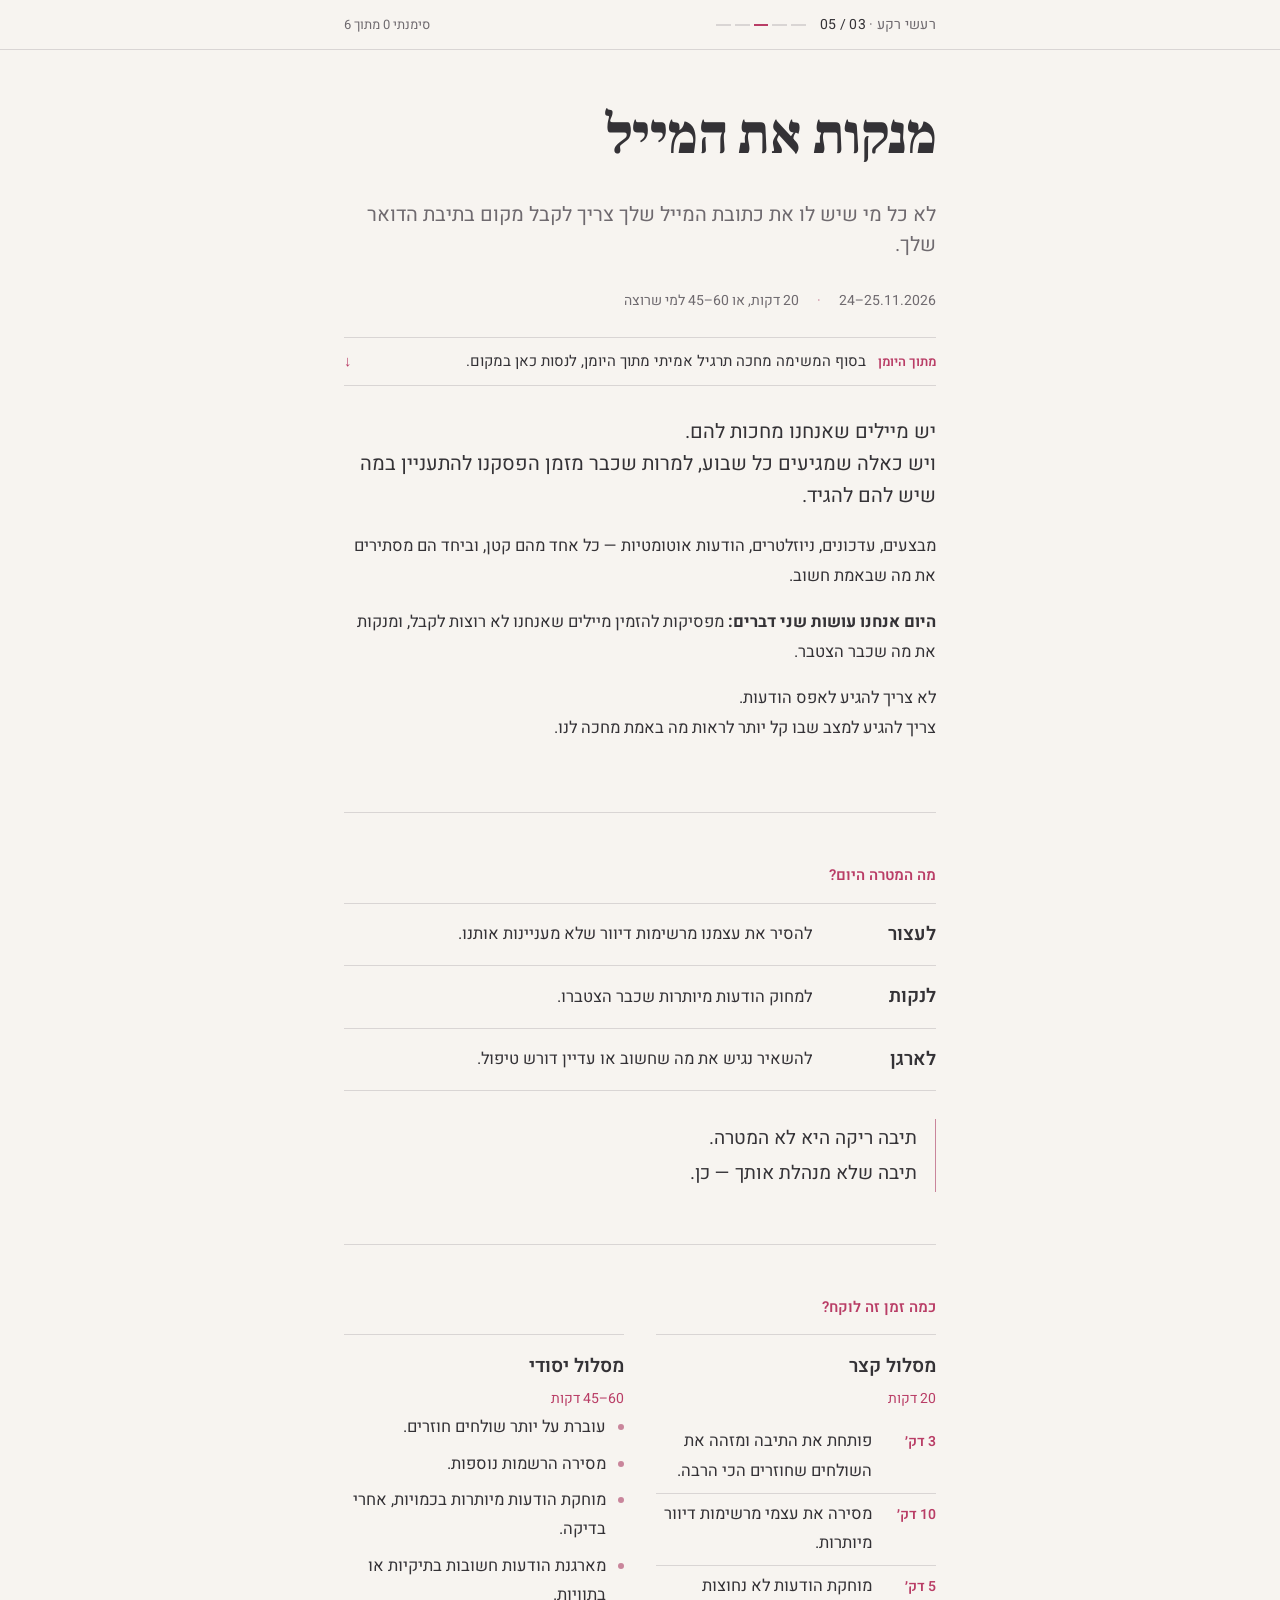
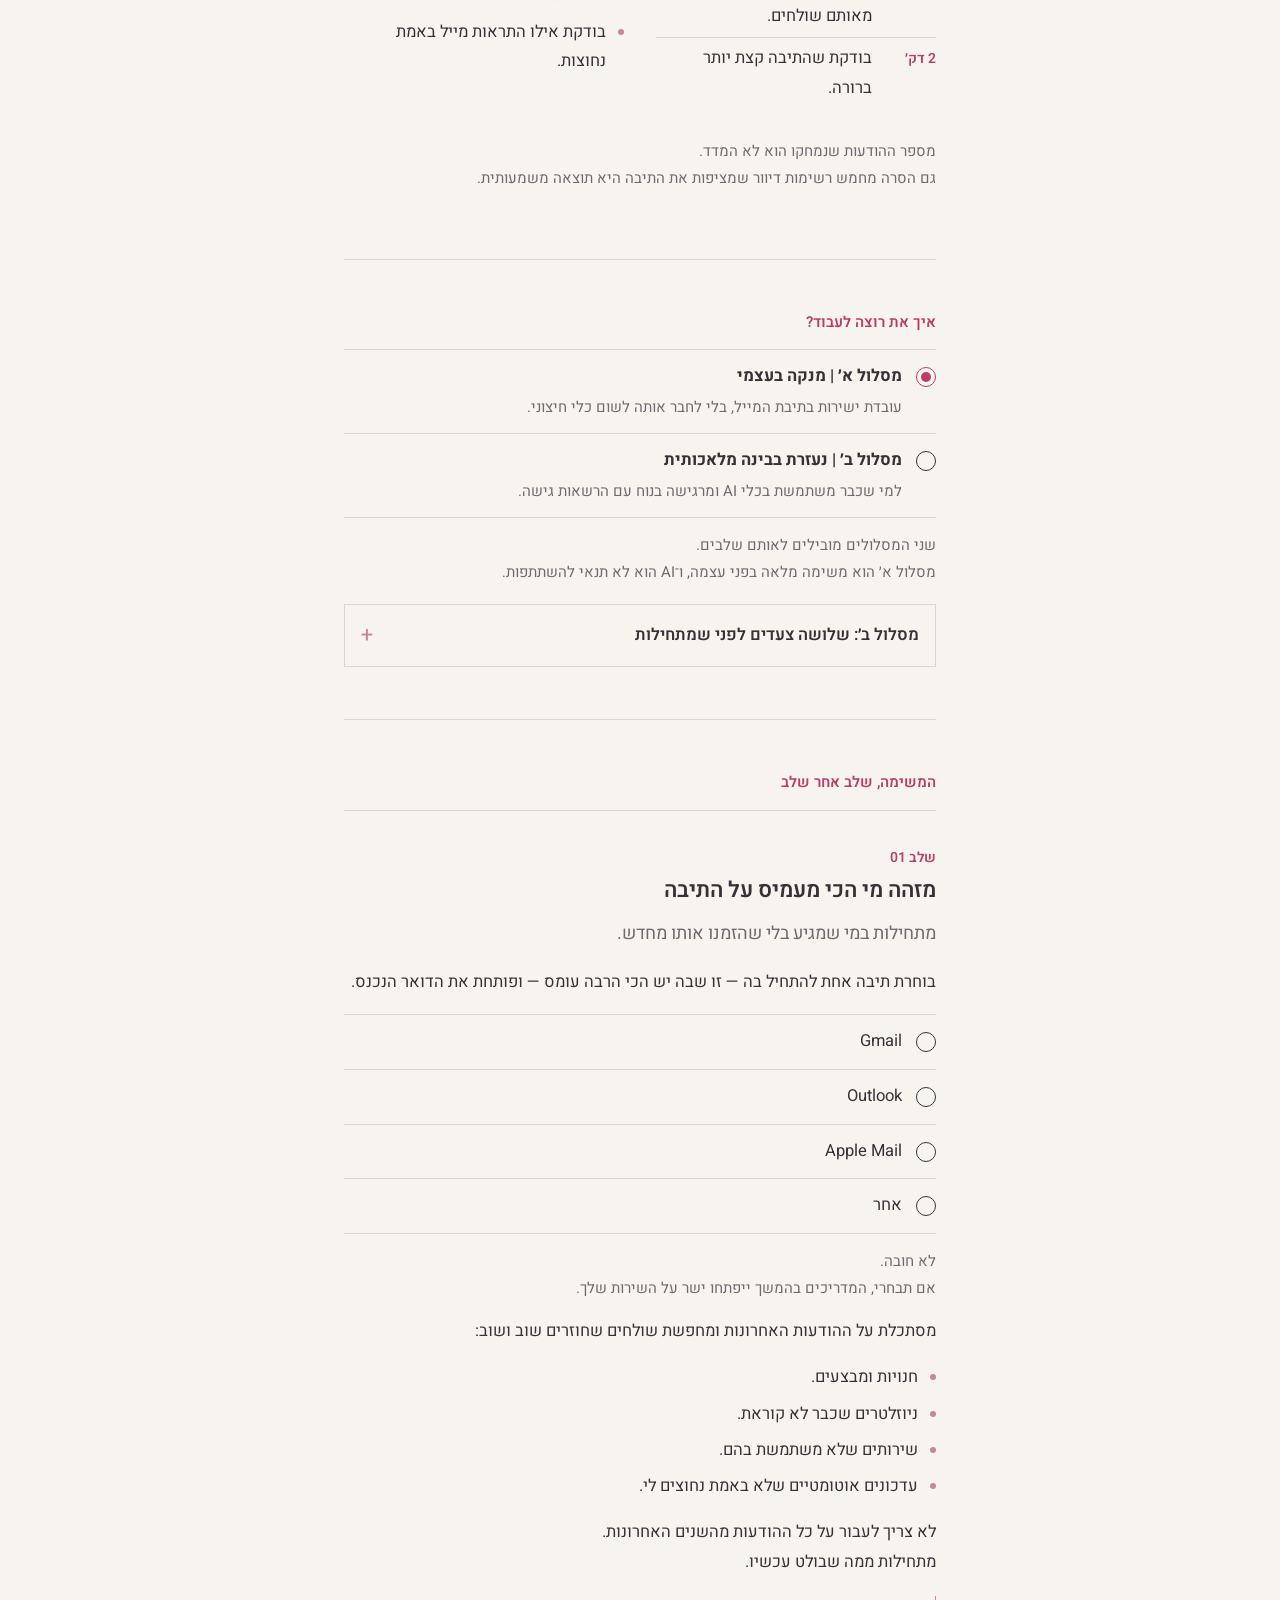
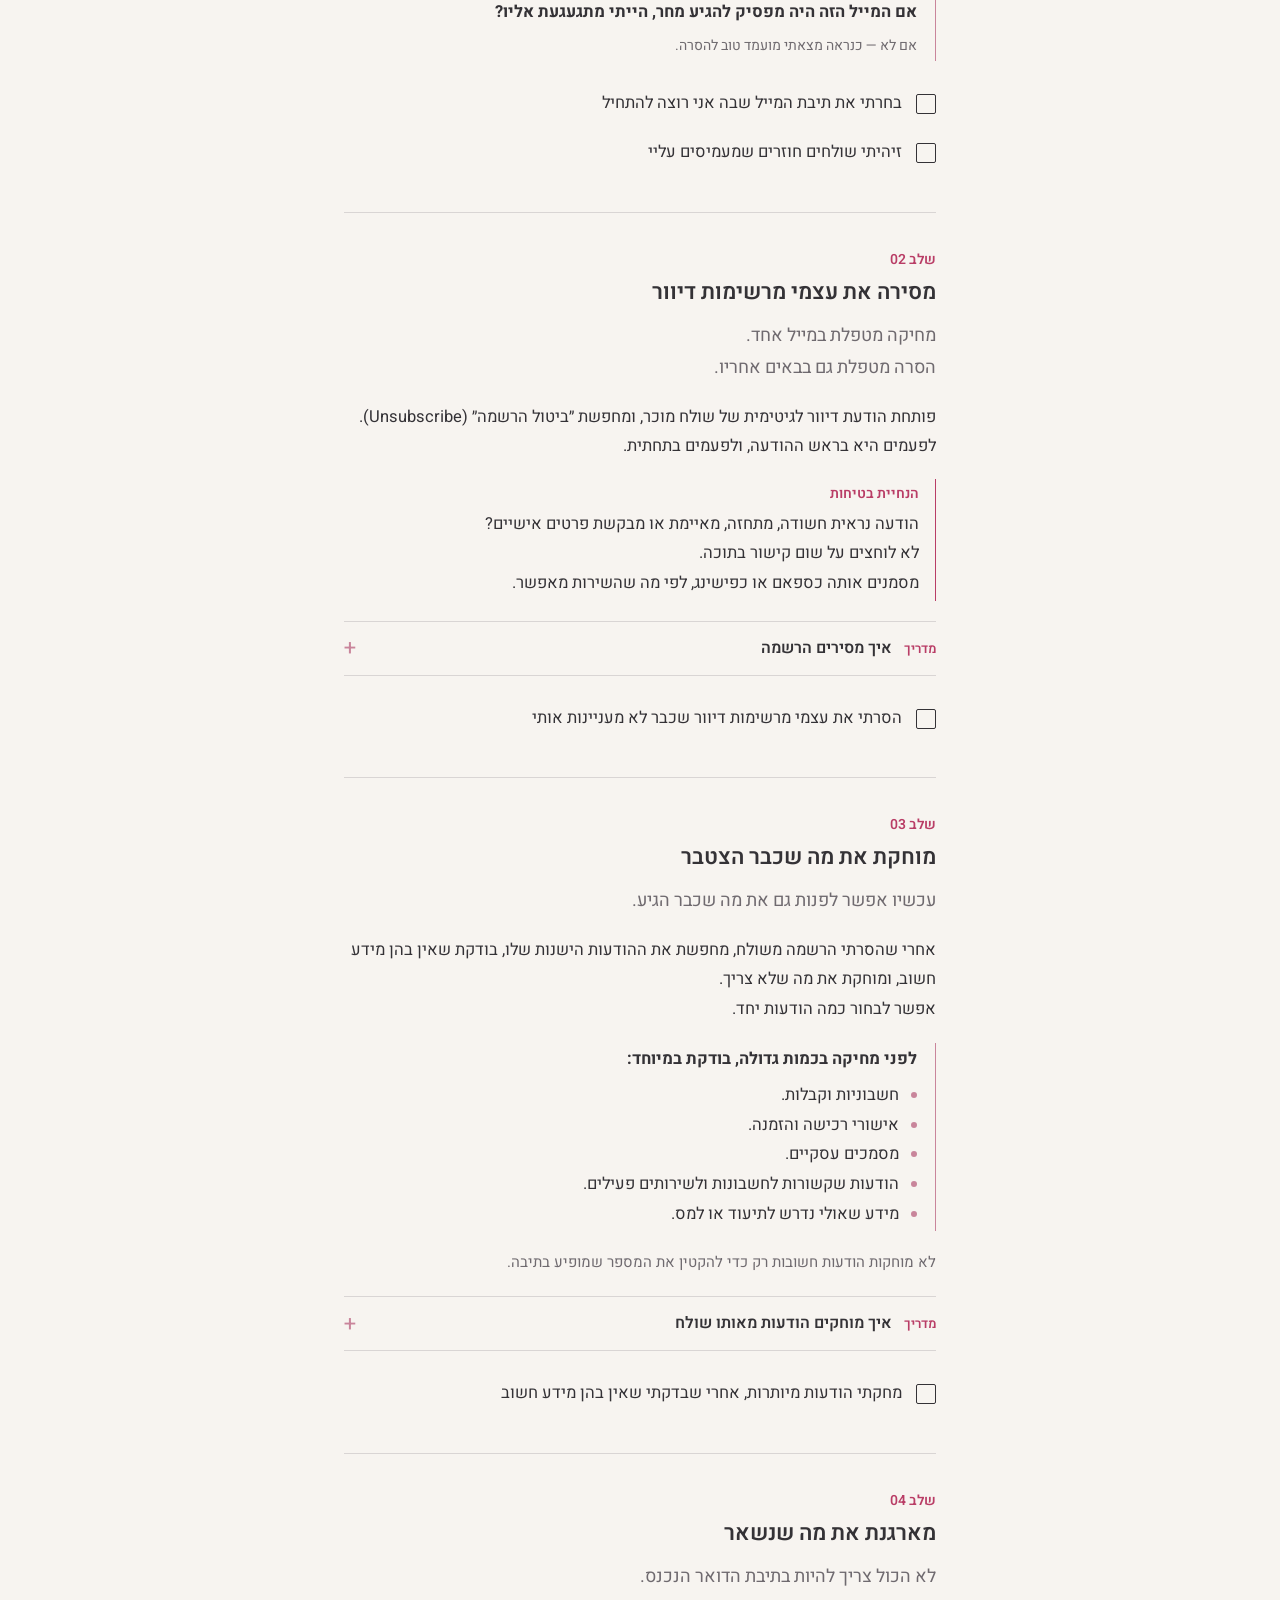
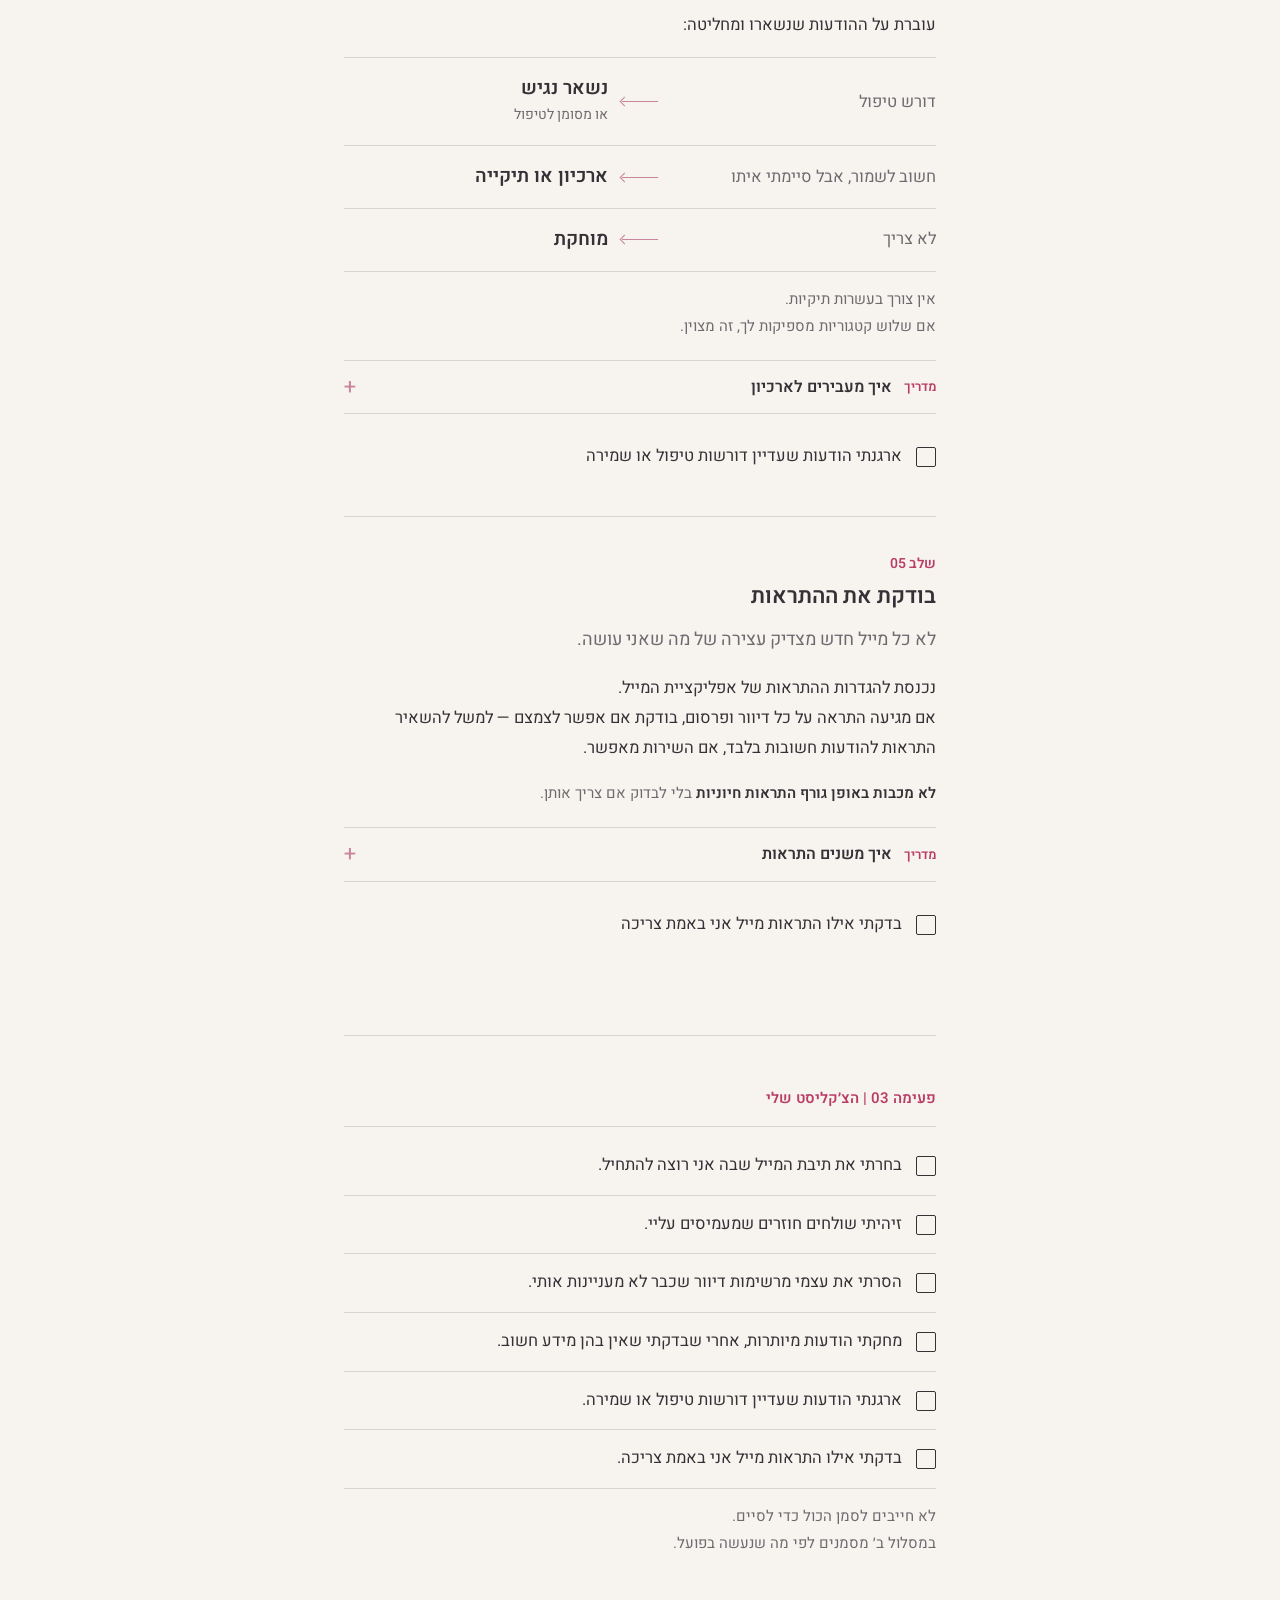
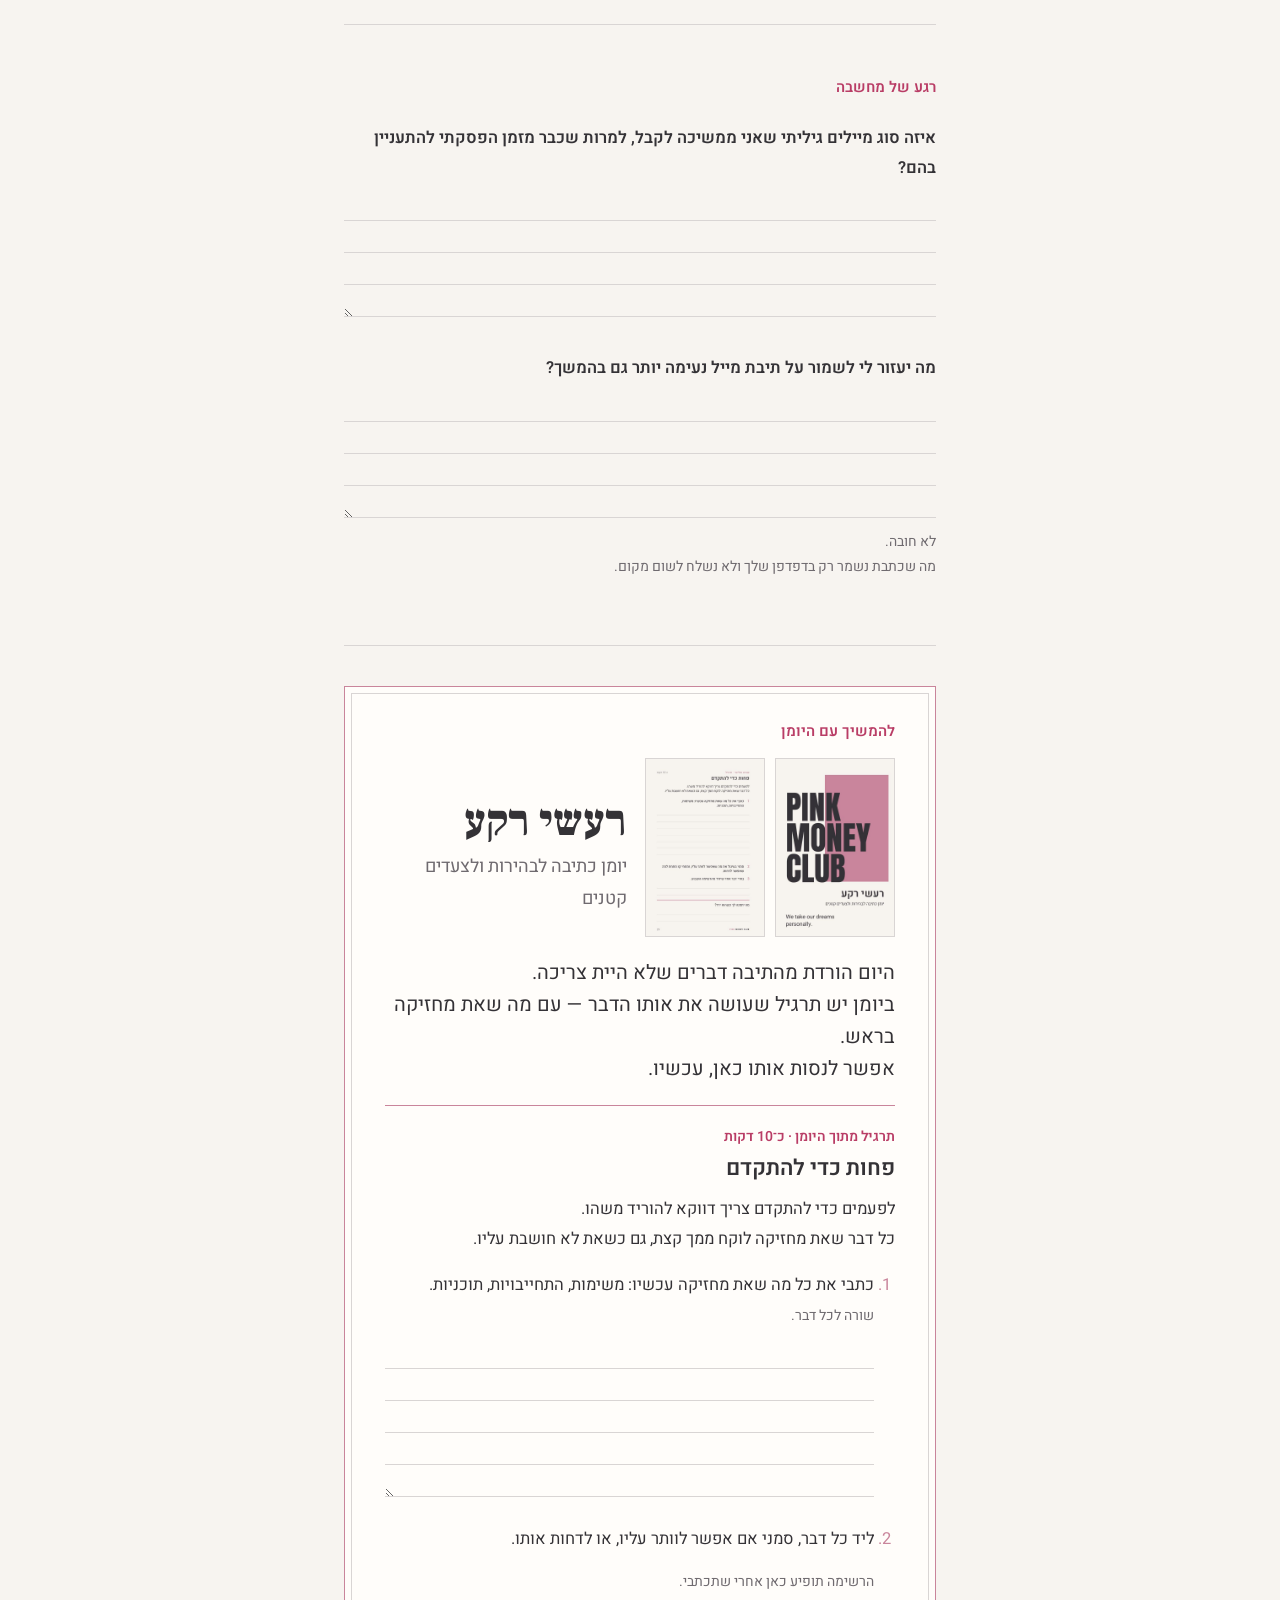
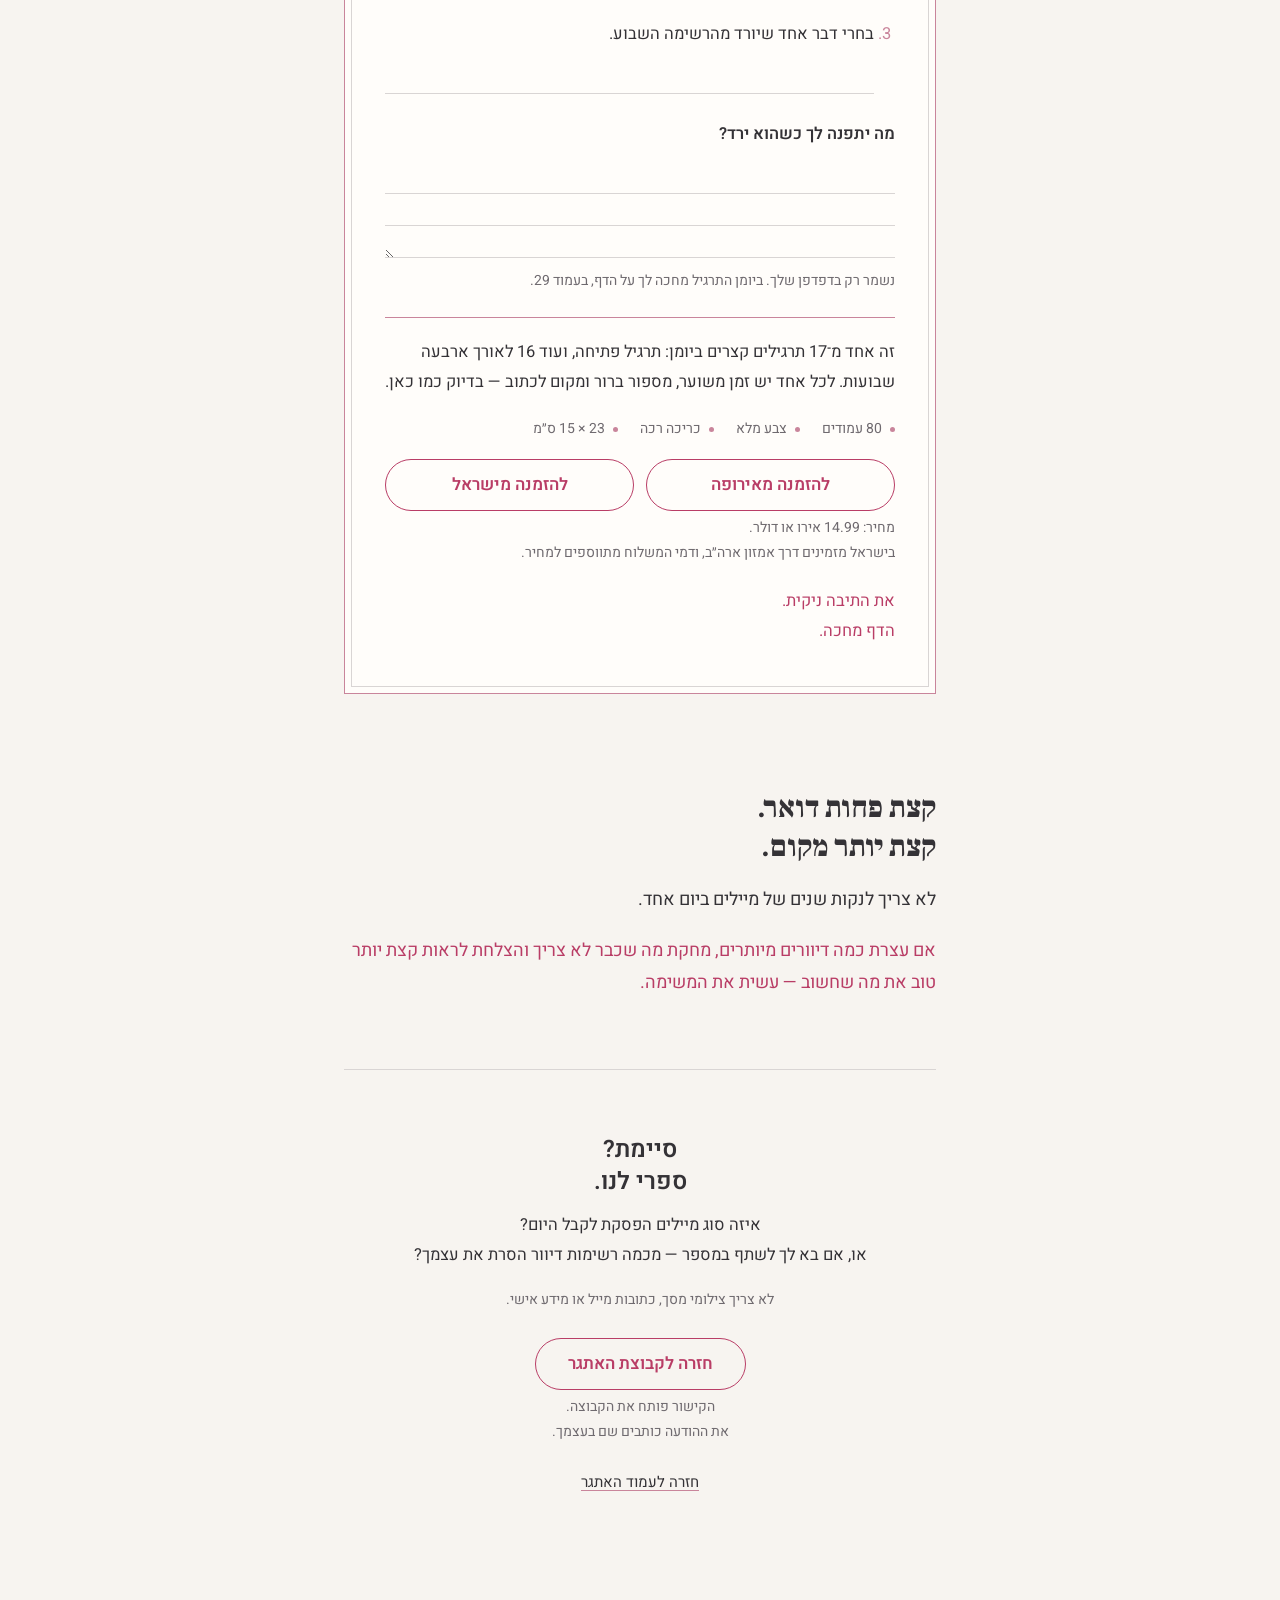
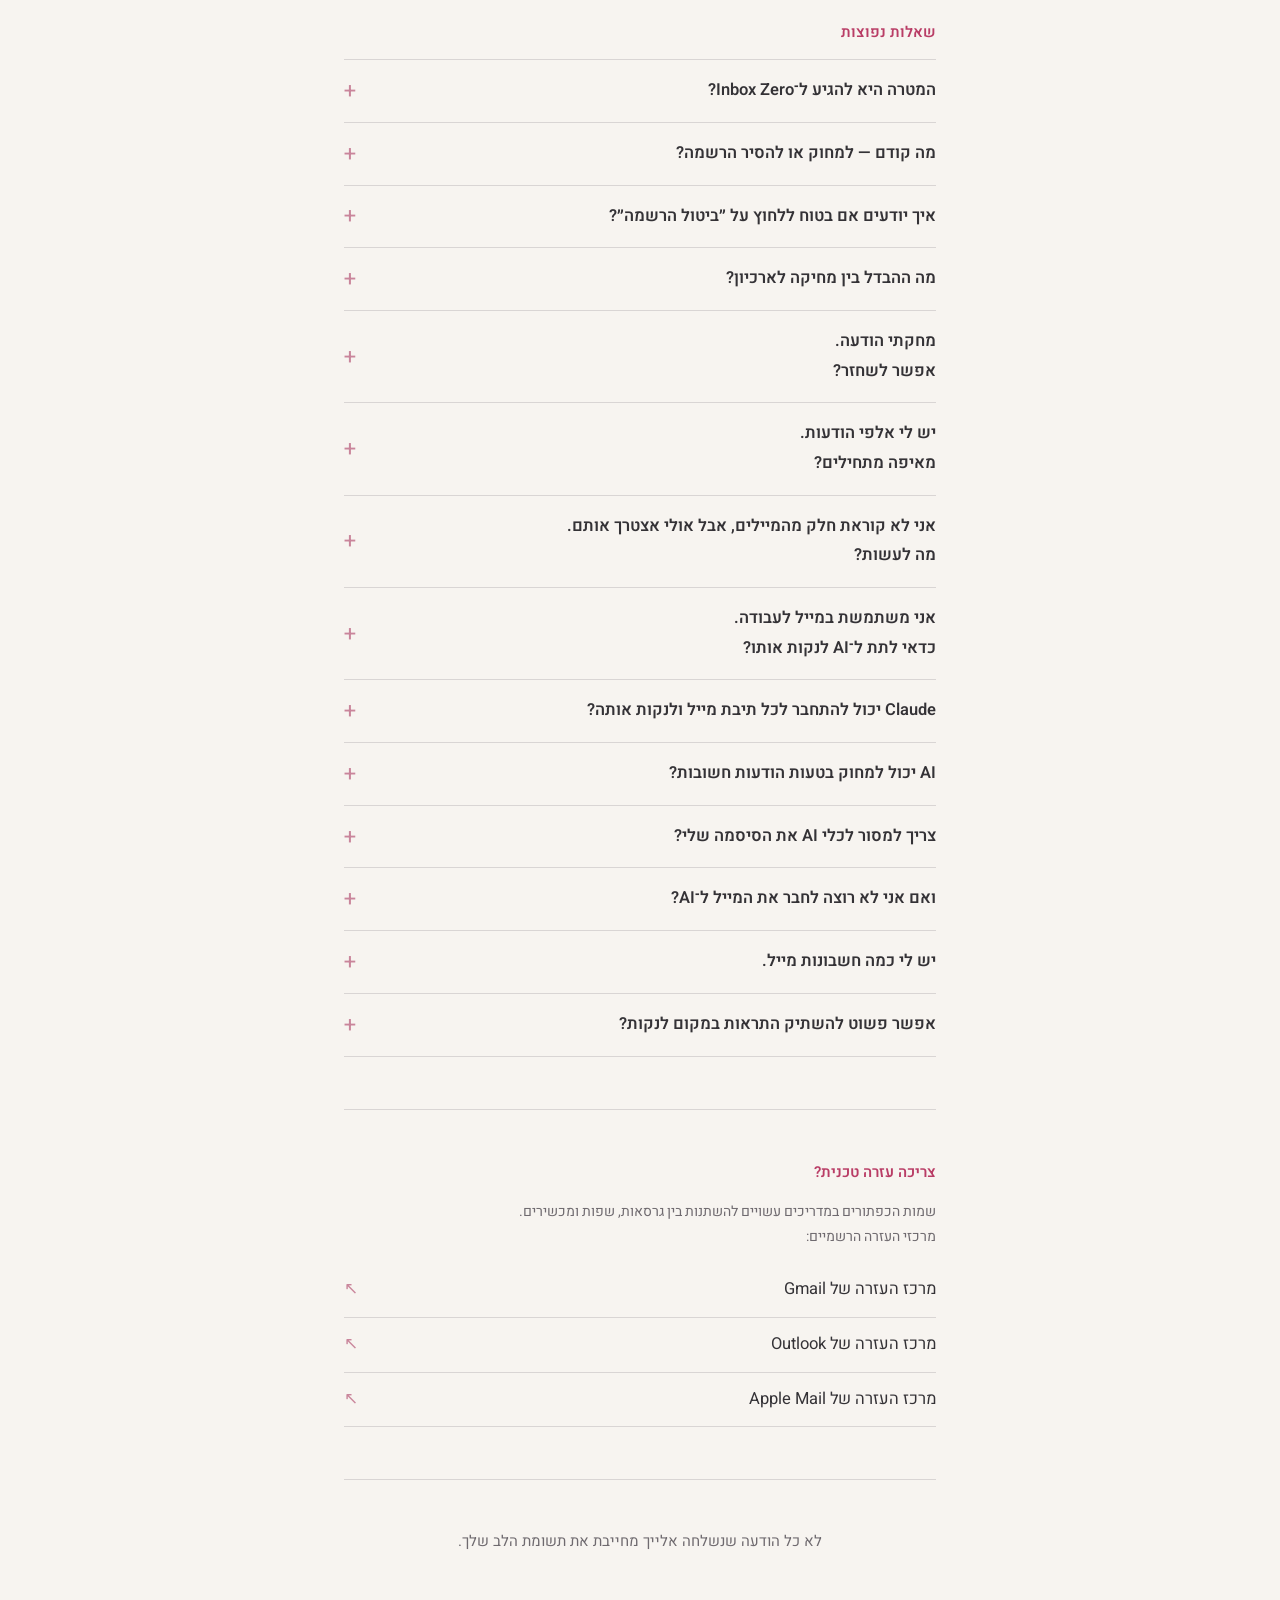
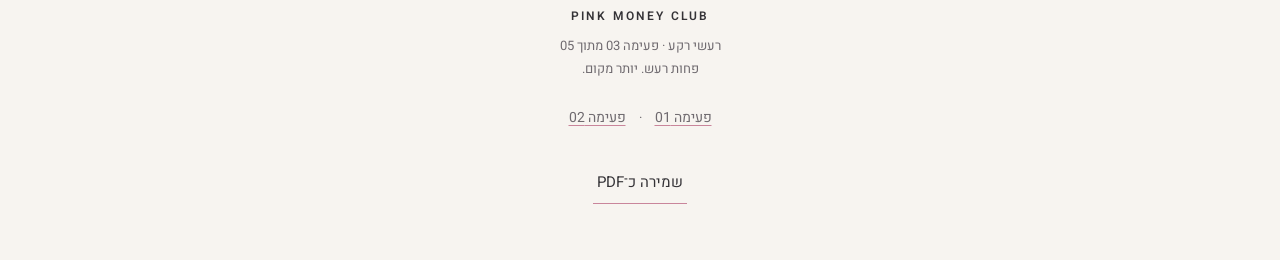
<file: pulse-03/index.html>
<!DOCTYPE html>
<html lang="he" dir="rtl">
<head>
<meta charset="utf-8">
<meta name="viewport" content="width=device-width, initial-scale=1">
<title>מנקות את המייל · פעימה 03</title>
<link rel="preconnect" href="https://fonts.googleapis.com">
<link rel="preconnect" href="https://fonts.gstatic.com" crossorigin>
<link href="https://fonts.googleapis.com/css2?family=Frank+Ruhl+Libre:wght@900&family=Heebo:wght@300;400;500;600&display=swap" rel="stylesheet">
<style>
/* VOICE: a quiet companion page to the printed journal — exact, useful, room to breathe.
   IDEA: one more page from the רעשי רקע journal, held next to the phone.
   PICTURE: none — the lined writing spaces and simple checkboxes are the page's only marks.
   COLOUR and TYPE: warm cream ground, charcoal titles and text, rose for small subheads and hairlines; Assistant throughout.
   LAYOUT: one narrow column, thin rules between sections, small 01 / 05 at the top, small signature at the bottom. */
:root{color-scheme:light;--bg:#F7F4F0;--ink:#343236;--rose:#C9859B;--deep:#B93D66;--soft:#6F6A6F;--line:#D9D5D4}
*{box-sizing:border-box;min-width:0}
html{scroll-padding-top:70px}
body{margin:0;background:var(--bg);color:var(--ink);font:16.5px/1.8 Heebo,"Segoe UI",Arial,sans-serif;font-weight:400;overflow-x:clip}
h1,h2,h3{font-family:inherit;margin:0 0 .6em;text-wrap:balance}
h1{font-family:"Frank Ruhl Libre",Georgia,serif;font-size:clamp(38px,10vw,56px);font-weight:900;line-height:1.08;color:var(--ink);letter-spacing:-.01em}
h2{font-size:15px;font-weight:600;color:var(--deep);line-height:1.4;margin-bottom:1.1em}
h3{font-size:22px;font-weight:600;color:var(--ink);line-height:1.3}
p{margin:0 0 1em}a{color:var(--ink);text-decoration-color:var(--rose);text-underline-offset:3px}
.wrap{max-width:640px;margin:0 auto;padding:0 24px}
section{padding:52px 0;border-bottom:1px solid var(--line)}
/* header */
.top{position:sticky;top:0;z-index:5;background:var(--bg);border-bottom:1px solid var(--line)}
.top .wrap{display:flex;align-items:center;gap:14px;padding-block:12px}
.crumb{white-space:nowrap;font-size:14px;color:var(--soft);letter-spacing:.02em}.crumb span{color:var(--ink)}
.pulses{display:flex;gap:4px;width:90px;flex:0 1 90px}
.pulses i{flex:1;height:2px;background:var(--line)}.pulses i.on{background:var(--deep)}
.count{font-size:13px;color:var(--soft);white-space:nowrap;margin-inline-start:auto;text-decoration:none;padding:12px 0;margin-block:-12px}
/* hero */
.hero{padding-top:56px}
.sub{font-size:20px;color:var(--soft);margin-bottom:1.4em;line-height:1.5}
.meta{display:flex;flex-wrap:wrap;gap:6px 18px;margin:0 0 36px;padding:0;list-style:none;font-size:14px;color:var(--soft)}
.meta li{white-space:nowrap}.meta li+li::before{content:"·";margin-inline-end:18px;color:var(--rose)}
.lead{font-size:20px;line-height:1.6}
.quote{border-inline-start:1px solid var(--rose);padding:2px 18px;margin:28px 0 0;font-size:19px}
ul.dots{padding-inline-start:1.1em;margin:0 0 1em}ul.dots li{margin-bottom:.4em}ul.dots li::marker{color:var(--rose)}
/* tracks */
.tracks{display:grid;grid-template-columns:repeat(auto-fit,minmax(min(100%,230px),1fr));gap:0 32px}
.track{padding:14px 0;border-top:1px solid var(--line)}
.track b{display:block;font-size:19px;font-weight:600}
.track .t{font-size:14px;color:var(--deep);white-space:nowrap}
.track p{color:var(--ink)}
/* steps */
.step{padding:34px 0;border-top:1px solid var(--line)}
.step .n{font-size:14px;color:var(--deep);font-weight:600;margin-bottom:6px}
.ask{border-inline-start:1px solid var(--rose);padding:2px 18px;margin:18px 0}
.ask ul{margin:.4em 0 0;padding-inline-start:1.1em}.ask li::marker{color:var(--rose)}
.note{font-size:15px;color:var(--soft);margin-top:14px}
.note b{color:var(--ink);font-weight:600}
.cats{margin:14px 0}
.cats div{padding:10px 0;border-bottom:1px solid var(--line)}.cats div:last-child{border:0}
.tags{display:flex;flex-wrap:wrap;gap:6px 22px;list-style:none;padding:0;margin:12px 0}
.tags li{font-size:16px}.tags li::before{content:"— ";color:var(--rose)}
/* checks */
.chk{display:flex;gap:14px;align-items:flex-start;padding:10px 0;cursor:pointer;min-height:44px}
.chk input{appearance:none;-webkit-appearance:none;flex:none;width:20px;height:20px;margin:5px 0 0;border:1px solid var(--ink);border-radius:2px;background:transparent;cursor:pointer;display:grid;place-content:center}
.chk input::after{content:"";width:10px;height:5px;border:solid var(--deep);border-width:0 0 1.5px 1.5px;transform:rotate(-45deg) translate(1px,-1px);opacity:0}
.chk input:checked{border-color:var(--deep)}.chk input:checked::after{opacity:1}
.chk input:checked+span{color:var(--soft)}
.chk input:focus-visible,button:focus-visible,a:focus-visible,summary:focus-visible,textarea:focus-visible{outline:2px solid var(--deep);outline-offset:3px}
.step .chk{margin-top:18px}
/* details */
details{border-top:1px solid var(--line)}
details:last-of-type{border-bottom:1px solid var(--line)}
summary{list-style:none;cursor:pointer;padding:16px 0;min-height:54px;font-weight:600;display:flex;align-items:center;gap:12px}
summary::-webkit-details-marker{display:none}
summary::after{content:"+";margin-inline-start:auto;flex:none;color:var(--rose);font-weight:400;font-size:22px;line-height:1}
details[open]>summary::after{content:"–"}
.body{padding:0 0 22px}
.big summary{font-size:20px}
.tabs{display:flex;gap:28px;border-bottom:1px solid var(--line);margin:0 0 20px}
.tabs button{min-height:44px;border:0;border-bottom:1px solid transparent;margin-bottom:-1px;background:transparent;color:var(--soft);font:600 16px Heebo,sans-serif;cursor:pointer;padding:0}
.tabs button[aria-selected=true]{color:var(--ink);border-color:var(--rose)}
.pane[hidden]{display:none}
.pane h4{display:none;margin:14px 0 4px;color:var(--rose);font-size:15px}
.body h3{font-size:17px;margin:18px 0 6px}
ol.how{padding-inline-start:1.3em;margin:.2em 0 1em}ol.how li{margin-bottom:.4em}ol.how li::marker{color:var(--rose)}
.setting{border-top:1px solid var(--line);padding-top:6px;margin-top:20px}
.path{font-weight:600}
.hl{border-inline-start:1px solid var(--rose);padding-inline-start:14px;margin-top:14px}
.extra .note{margin-top:8px}
/* final */
.final .chk{border-bottom:1px solid var(--line);padding:14px 0}
.bar{height:1px;background:var(--line);margin:0 0 10px}
.bar i{display:block;height:1px;width:0;background:var(--rose);transition:width .35s}
.done{margin-top:34px;font-size:18px}.done p:last-child{color:var(--deep)}
label.q{display:block;font-weight:600;margin:26px 0 6px}
textarea{width:100%;min-height:128px;font:17px/32px Heebo,sans-serif;color:var(--ink);background:transparent repeating-linear-gradient(to bottom,transparent 0 31px,var(--line) 31px 32px);background-attachment:local;border:0;border-radius:0;padding:0 2px;resize:vertical}
.small{font-size:14px;color:var(--soft)}
.share{text-align:center;padding:12px 0}
.share h3{font-size:24px}
.btn{display:inline-flex;align-items:center;justify-content:center;min-height:52px;padding:0 32px;border:1.5px solid var(--deep);color:var(--deep);font-weight:600;font-size:17px;text-decoration:none;margin:12px 0 4px;border-radius:99px}
.btn:hover{background:var(--deep);color:var(--bg)}
.book{text-align:center;padding:8px 0 0}.book p{margin:0 0 4px}.book .t{font-family:"Frank Ruhl Libre",Georgia,serif;font-weight:900;font-size:24px;color:var(--ink)}
.buy{list-style:none;padding:0;margin:6px 0 0;display:flex;flex-wrap:wrap;justify-content:center;gap:0 28px}
.book a{display:inline-block;min-height:44px;padding:10px 4px;color:var(--deep);font-weight:600;text-decoration-color:var(--rose)}
.share .sec{display:inline-block;padding:10px;min-height:44px;font-size:15px}
.help{list-style:none;padding:0;margin:0}.help li{border-bottom:1px solid var(--line)}
.help a{display:flex;justify-content:space-between;gap:10px;padding:12px 0;min-height:48px;text-decoration:none}
.help a::after{content:"↖";color:var(--rose)}
.help .u{display:none}
.margin{font-size:15px;color:var(--soft);text-align:center;padding:48px 0 0}
footer{text-align:center;padding:36px 0 56px;color:var(--soft);font-size:13px}
footer b{display:block;color:var(--ink);font-weight:600;font-size:12px;letter-spacing:.18em;margin-bottom:6px}
.pdf{margin-top:20px;background:transparent;border:0;border-bottom:1px solid var(--rose);color:var(--ink);min-height:44px;padding:0 4px;font:15px Heebo,sans-serif;cursor:pointer}
.pdfhint{display:none;font-size:13px;margin-top:8px}.pdfhint.on{display:block}
@media(max-width:340px){.pulses{display:none}}
@media(prefers-reduced-motion:reduce){*{transition:none!important}}
@media print{
 @page{margin:18mm 16mm}
 body{font-size:12pt;background:#F7F4F0;-webkit-print-color-adjust:exact;print-color-adjust:exact}
 .top{position:static}.count,.tabs,.pdf,.pdfhint,.noprint{display:none!important}
 section{padding:22px 0}
 .step,.setting,.ask,.final,.share{break-inside:avoid}
 details{border:0}summary{padding:6px 0;min-height:0}summary::after{display:none}.body{padding:0 0 10px}
 .pane[hidden]{display:block!important}.pane h4{display:block}
 .chk input::after{opacity:0!important}.chk input{border-color:var(--ink)!important}.chk input:checked+span{color:inherit}
 textarea{resize:none}
 .buy a::after{content:" · " attr(href);font-weight:400;font-size:9pt;color:var(--soft);direction:ltr}.buy{display:block}
 .help .u{display:block;font-size:10pt;color:var(--soft);direction:ltr;text-align:right}.help a::after{display:none}.help a{display:block;padding:6px 0}
}
.dtitle{font-size:15px;color:var(--deep);font-weight:600;margin:34px 0 0}
.rules{list-style:none;padding:0;margin:10px 0 0;border-top:1px solid var(--line)}
.rules li{display:grid;grid-template-columns:minmax(0,1fr) 36px minmax(0,1fr);align-items:center;gap:14px;padding:18px 0;border-bottom:1px solid var(--line)}
.rules .rq{color:var(--soft);line-height:1.5}
.rules .arr{height:1px;background:var(--rose);position:relative}
.rules .arr::after{content:"";position:absolute;inset-inline-end:-1px;top:-3px;width:6px;height:6px;border:solid var(--rose);border-width:1px 1px 0 0;transform:rotate(-135deg)}
.rules .to b{font-weight:600;font-size:19px;display:block;line-height:1.35}
.rules .to span{display:block;font-size:14px;color:var(--soft)}
@media(max-width:480px){.rules li{grid-template-columns:1fr;gap:2px}.rules .arr{display:none}.rules .rq{font-size:15px}}
.soft{color:var(--soft);font-size:18px}
.ex{border-inline-start:1px solid var(--line);padding-inline-start:14px;color:var(--soft)}
.chk.tight{margin-top:0}
.biz{border-top:1px solid var(--line);margin-top:22px;padding-top:18px}
.grp{font-size:14px;color:var(--deep);font-weight:600;margin:22px 0 0}
.final .grp:first-child{margin-top:4px}
#steps .step:first-child{padding-top:0;border-top:0}
.ask p{margin-bottom:.5em}
.guides{margin:20px 0 6px}
.guides details{border-top:1px solid var(--line);border-bottom:0}
.guides details:last-child{border-bottom:1px solid var(--line)}
.guide summary{font-size:16px;font-weight:600;color:var(--ink);padding:12px 0;min-height:50px}
.guide summary::before{content:"מדריך";font-size:13px;color:var(--deep);font-weight:600;flex:none}
.guide .body{padding-bottom:18px}
.guide .done-btn{display:block;margin:8px 0 0;background:transparent;border:0;border-bottom:1px solid var(--rose);color:var(--soft);font:14px Heebo,sans-serif;min-height:40px;padding:0 2px;cursor:pointer}
.goals li{grid-template-columns:110px minmax(0,1fr)}
.goals .rq{color:var(--ink)}
@media(max-width:480px){.goals li{grid-template-columns:1fr}}
.mins{list-style:none;padding:0;margin:8px 0 0}.mins li{display:flex;gap:12px;padding:6px 0;border-bottom:1px solid var(--line)}.mins li:last-child{border:0}
.mins span{flex:none;width:52px;color:var(--deep);font-size:14px;font-weight:600;padding-top:2px;white-space:nowrap}
.choice{margin:6px 0 0;border-top:1px solid var(--line)}
.choice .chk{border-bottom:1px solid var(--line);margin:0;padding:12px 0}
.chk input[type=radio]{border-radius:50%}
.chk input[type=radio]::after{width:10px;height:10px;border:0;border-radius:50%;background:var(--deep);transform:none}
.choice .chk input:checked+span{color:var(--ink);font-weight:600}
.pane bdi,.opt bdi{white-space:nowrap}
.opt{border-inline-start:1px solid var(--rose);padding:2px 14px;margin:16px 0 4px}
.opt .n{font-size:14px;color:var(--deep);font-weight:600;margin:0 0 4px}
.q-title{margin:20px 0 4px}
.topics{padding-inline-start:1.4em;margin:0 0 8px}.topics li::marker{color:var(--deep)}
.topics input{width:100%;font:17px Heebo,sans-serif;color:var(--ink);background:transparent;border:0;border-bottom:1px solid var(--line);padding:10px 2px;min-height:46px;border-radius:0}
.topics input:focus{outline:none;border-bottom-color:var(--deep)}
.end{font-family:"Frank Ruhl Libre",Georgia,serif;font-weight:900;font-size:30px}
.done p:last-child{color:var(--deep)}
.prev{display:inline-block;margin-top:14px;color:var(--soft);font-size:14px;min-height:44px;padding:10px}
@media print{.choice .chk input:checked::after,.chk input[type=radio]::after{opacity:0!important}.topics input{border-bottom:1px solid #999}.opt{break-inside:avoid}.tabs{display:none!important}}
.book2 .t{font-family:"Frank Ruhl Libre",Georgia,serif;font-weight:900;font-size:clamp(34px,8vw,44px);color:var(--ink);line-height:1.1;margin:0}
.book2 .bsub{color:var(--soft);font-size:18px;margin:4px 0 22px}
.weeks{list-style:none;padding:0;margin:8px 0 12px;border-top:1px solid var(--line);counter-reset:w}
.weeks li{counter-increment:w;display:grid;grid-template-columns:34px minmax(0,1fr);column-gap:10px;padding:12px 0;border-bottom:1px solid var(--line)}
.weeks li::before{content:counter(w);grid-row:span 2;color:var(--deep);font-family:"Frank Ruhl Libre",Georgia,serif;font-weight:900;font-size:22px;line-height:1.3}
.weeks b{font-weight:600}.weeks span{color:var(--soft);font-size:15px}
.facts{list-style:none;padding:0;margin:18px 0;display:flex;flex-wrap:wrap;gap:6px 22px;font-size:14px;color:var(--soft)}
.facts li{white-space:nowrap}.facts li::before{content:"";display:inline-block;width:5px;height:5px;border-radius:50%;background:var(--rose);margin-inline-end:8px;vertical-align:middle}
.buy2{display:flex;flex-wrap:wrap;gap:10px 12px;margin:6px 0 4px}
.buy2 .btn{margin:0;flex:1 1 180px}
.bwink{color:var(--deep);margin-top:22px}
@media print{.book2{break-inside:avoid}.buy2 .btn::after{content:" · " attr(href);font-weight:400;font-size:8pt;direction:ltr}}
.book2{border:1px solid var(--rose);background:#FFFDFA;padding:34px clamp(20px,5vw,40px) 30px;margin:40px 0 8px;position:relative}
.book2::before{content:"";position:absolute;inset:6px;border:1px solid var(--line);pointer-events:none}
.book2>*{position:relative}
.book2 .kicker{font-size:13px;color:var(--soft);letter-spacing:.04em;margin:0 0 14px}
@media(max-width:480px){.book2{margin-inline:-8px}}
@media print{.book2{background:#FFFDFA}}
.choice .chk small{display:block;font-weight:400;font-size:15px;color:var(--soft);margin-top:2px}
.route-ai{margin-top:18px;border:1px solid var(--line)!important;padding:0 16px}
.route-ai>summary{font-weight:600}
.ai-step{border-top:1px solid var(--line);padding:16px 0 6px}
.ai-step .n,.warn .n{font-size:14px;color:var(--deep);font-weight:600;margin:0 0 4px}
.prompt-box{border:1px solid var(--line);background:#FFFDFA;margin:14px 0 6px}
.prompt-head{display:flex;justify-content:space-between;align-items:center;border-bottom:1px solid var(--line);padding:6px 12px;font-size:14px;color:var(--soft)}
.copy{min-height:40px;padding:0 16px;border:1px solid var(--deep);color:var(--deep);background:transparent;border-radius:99px;font:600 14px Heebo,sans-serif;cursor:pointer}
.copy:hover{background:var(--deep);color:var(--bg)}
#prompt{margin:0;padding:14px;white-space:pre-wrap;font:15px/1.75 Heebo,sans-serif;color:var(--ink);direction:rtl;text-align:right}
.copied{margin:0 12px 10px;color:var(--deep)}
.warn{border-inline-start:1px solid var(--deep);padding:2px 16px;margin:16px 0}
code{font-size:15px;background:#FFFDFA;border:1px solid var(--line);padding:1px 6px;white-space:nowrap}
.sort li{grid-template-columns:minmax(0,1fr) 36px minmax(0,1fr)}
@media(max-width:480px){.sort li{grid-template-columns:1fr}}
@media print{.route-ai{border:0!important;padding:0}.prompt-box,.ai-step,.warn{break-inside:avoid}}
.bookhead{display:grid;grid-template-columns:minmax(0,1fr);gap:18px;margin:6px 0 20px}
@media(min-width:620px){.bookhead{grid-template-columns:auto minmax(0,1fr);align-items:end}}
.covers{display:flex;gap:10px;margin:0}
.covers img{width:clamp(88px,24vw,120px);height:auto;border:1px solid var(--line);display:block}
.tryit{border-top:1px solid var(--rose);border-bottom:1px solid var(--rose);padding:18px 0 10px;margin:20px 0}
.tryit .n{font-size:14px;color:var(--deep);font-weight:600;margin:0 0 4px}
.tryit .how>li{margin-bottom:18px}
.lined{width:100%;min-height:160px;font:17px/32px Heebo,sans-serif;color:var(--ink);background:transparent repeating-linear-gradient(to bottom,transparent 0 31px,var(--line) 31px 32px);background-attachment:local;border:0;padding:0 2px;resize:vertical;margin-top:6px}
.lined.short{min-height:96px}
.line{width:100%;font:17px Heebo,sans-serif;color:var(--ink);background:transparent;border:0;border-bottom:1px solid var(--line);padding:8px 2px;min-height:44px;border-radius:0}
.line:focus,.lined:focus{outline:none;border-bottom-color:var(--deep)}
.pick{list-style:none;padding:0;margin:0}
.pick li{display:flex;align-items:center;gap:8px;flex-wrap:wrap;padding:8px 0;border-bottom:1px solid var(--line)}
.pick .it{flex:1 1 140px;padding:2px 8px}
.pick .it.drop{border:1.5px solid var(--deep);border-radius:99px}
.pick .it.later{text-decoration:underline;text-decoration-color:var(--deep);text-decoration-thickness:2px;text-underline-offset:5px}
.pick button{min-height:38px;padding:0 12px;border:1px solid var(--line);background:transparent;color:var(--soft);border-radius:99px;font:14px Heebo,sans-serif;cursor:pointer}
.pick button[aria-pressed=true]{border-color:var(--deep);color:var(--deep);font-weight:600}
.pick .pb{display:flex;gap:6px;flex:none}
.pick .empty{border:0;color:var(--soft)}
@media print{.tryit{break-inside:avoid}.pick button{display:none}.covers img{width:90px}}
.teaser{display:flex;gap:12px;align-items:center;border-top:1px solid var(--line);border-bottom:1px solid var(--line);padding:10px 0;margin:-12px 0 30px;color:var(--ink);text-decoration:none;font-size:15px;min-height:48px}
.teaser b{flex:none;color:var(--deep);font-size:13px;font-weight:600}
.teaser i{font-style:normal;color:var(--deep);margin-inline-start:auto;flex:none}
@media print{.teaser{display:none}}
</style>
</head>
<body>
<header class="top">
 <div class="wrap">
  <div class="crumb">רעשי רקע · <span>03 / 05</span></div>
  <div class="pulses" aria-label="פעימה 3 מתוך 5"><i></i><i></i><i class="on"></i><i></i><i></i></div>
  <a class="count" id="count" href="#checklist" aria-live="polite" aria-label="מעבר לצ׳קליסט"></a>
 </div>
</header>

<main class="wrap">
<section class="hero">
 <h1>מנקות את המייל</h1>
 <p class="sub">לא כל מי שיש לו את כתובת המייל שלך צריך לקבל מקום בתיבת הדואר שלך.</p>
 <ul class="meta"><li><bdi dir="ltr">24–25.11.2026</bdi></li><li>20 דקות, או <bdi dir="ltr">45–60</bdi> למי שרוצה</li></ul>
 <a class="teaser" href="#journal"><b>מתוך היומן</b><span>בסוף המשימה מחכה תרגיל אמיתי מתוך היומן, לנסות כאן במקום.</span><i aria-hidden="true">↓</i></a>
 <p class="lead">יש מיילים שאנחנו מחכות להם.<br>ויש כאלה שמגיעים כל שבוע, למרות שכבר מזמן הפסקנו להתעניין במה שיש להם להגיד.</p>
 <p>מבצעים, עדכונים, ניוזלטרים, הודעות אוטומטיות — כל אחד מהם קטן, וביחד הם מסתירים את מה שבאמת חשוב.</p>
 <p><b>היום אנחנו עושות שני דברים:</b> מפסיקות להזמין מיילים שאנחנו לא רוצות לקבל, ומנקות את מה שכבר הצטבר.</p>
 <p>לא צריך להגיע לאפס הודעות.<br>צריך להגיע למצב שבו קל יותר לראות מה באמת מחכה לנו.</p>
</section>

<section>
 <h2>מה המטרה היום?</h2>
 <ol class="rules goals">
  <li><span class="to"><b>לעצור</b></span><span class="rq">להסיר את עצמנו מרשימות דיוור שלא מעניינות אותנו.</span></li>
  <li><span class="to"><b>לנקות</b></span><span class="rq">למחוק הודעות מיותרות שכבר הצטברו.</span></li>
  <li><span class="to"><b>לארגן</b></span><span class="rq">להשאיר נגיש את מה שחשוב או עדיין דורש טיפול.</span></li>
 </ol>
 <p class="quote">תיבה ריקה היא לא המטרה.<br>תיבה שלא מנהלת אותך — כן.</p>
</section>

<section>
 <h2>כמה זמן זה לוקח?</h2>
 <div class="tracks">
  <div class="track"><b>מסלול קצר</b><span class="t">20 דקות</span>
   <ul class="mins">
    <li><span>3 דק׳</span>פותחת את התיבה ומזהה את השולחים שחוזרים הכי הרבה.</li>
    <li><span>10 דק׳</span>מסירה את עצמי מרשימות דיוור מיותרות.</li>
    <li><span>5 דק׳</span>מוחקת הודעות לא נחוצות מאותם שולחים.</li>
    <li><span>2 דק׳</span>בודקת שהתיבה קצת יותר ברורה.</li>
   </ul>
  </div>
  <div class="track"><b>מסלול יסודי</b><span class="t"><bdi dir="ltr">45–60</bdi> דקות</span>
   <ul class="dots">
    <li>עוברת על יותר שולחים חוזרים.</li>
    <li>מסירה הרשמות נוספות.</li>
    <li>מוחקת הודעות מיותרות בכמויות, אחרי בדיקה.</li>
    <li>מארגנת הודעות חשובות בתיקיות או בתוויות.</li>
    <li>בודקת אילו התראות מייל באמת נחוצות.</li>
   </ul>
  </div>
 </div>
 <p class="note">מספר ההודעות שנמחקו הוא לא המדד.<br>גם הסרה מחמש רשימות דיוור שמציפות את התיבה היא תוצאה משמעותית.</p>
</section>

<section id="route">
 <h2>איך את רוצה לעבוד?</h2>
 <div class="choice" role="radiogroup" aria-label="מסלול העבודה">
  <label class="chk"><input type="radio" name="route" value="manual"><span><b>מסלול א׳ | מנקה בעצמי</b><small>עובדת ישירות בתיבת המייל, בלי לחבר אותה לשום כלי חיצוני.</small></span></label>
  <label class="chk"><input type="radio" name="route" value="ai"><span><b>מסלול ב׳ | נעזרת בבינה מלאכותית</b><small>למי שכבר משתמשת בכלי AI ומרגישה בנוח עם הרשאות גישה.</small></span></label>
 </div>
 <p class="note">שני המסלולים מובילים לאותם שלבים.<br>מסלול א׳ הוא משימה מלאה בפני עצמה, ו־AI הוא לא תנאי להשתתפות.</p>

 <details class="route-ai" id="ai-route">
  <summary>מסלול ב׳: שלושה צעדים לפני שמתחילות</summary>
  <div class="body">
   <p class="small">אפשר להיעזר ב־Claude או בכלי AI אחר שתומך בפועל בחיבור מאובטח לשירות המייל שלך.<br>לא כל גרסה מאפשרת חיבור לתיבת מייל, ולא כל חיבור מאפשר למחוק או לשנות הודעות.<br>כדאי לבדוק מה זמין בחשבון שלך.</p>

   <div class="ai-step">
    <p class="n">צעד 1</p>
    <h3>בודקת אם יש חיבור מתאים</h3>
    <ul class="dots">
     <li>לא מוסרת סיסמאות בצ׳אט.</li>
     <li>לא משתמשת בתוספים או בשירותים לא מוכרים שמבקשים גישה רחבה לתיבה.</li>
     <li>אם זו תיבת עבודה, בודקת שהחיבור מותר לפי מדיניות הארגון.</li>
    </ul>
    <p class="note">אין חיבור מתאים?<br>אפשר להיעזר ב־AI רק לתכנון כללי המיון, בלי לחשוף בפניו תוכן אישי מהתיבה.</p>
   </div>

   <div class="ai-step">
    <p class="n">צעד 2</p>
    <h3>מבקשת ניתוח והמלצות, לפני כל פעולה</h3>
    <p>המטרה היא לא לתת לכלי למחוק מיד.<br>קודם מבקשות ממנו לזהות שולחים חוזרים, דיוורים מיותרים ואפשרויות מיון.</p>
    <div class="prompt-box">
     <div class="prompt-head"><span>פרומפט מומלץ</span><button type="button" class="copy noprint" id="copy">העתקה</button></div>
<pre id="prompt">אני רוצה לצמצם את העומס בתיבת המייל שלי.

אם יש לך גישה מורשית לתיבה, נתח קודם את ההודעות והצע:
1. שולחים חוזרים ששולחים הרבה הודעות.
2. רשימות דיוור שאולי כדאי להסיר מהן הרשמה.
3. הודעות שנראות כמו פרסום או תוכן שיווקי.
4. הודעות שדורשות טיפול או שמירה.

אל תמחק, תארכב, תעביר או תשנה שום הודעה בלי אישור מפורש ממני.
אל תסיר אותי מרשימות דיוור בלי אישור.

הצג לי קודם תוכנית פעולה מסודרת, והפרד בין המלצות לבין פעולות שביכולתך לבצע בפועל.

אל תציע מחיקה של מסמכים עסקיים, קבלות, חשבוניות, אישורי רכישה או הודעות אישיות חשובות ללא בדיקה פרטנית.</pre>
     <p class="copied small noprint" id="copied" aria-live="polite"></p>
    </div>
   </div>

   <div class="ai-step">
    <p class="n">צעד 3</p>
    <h3>מאשרת רק מה שבדקתי</h3>
    <p>אם הכלי יכול לבצע פעולות בתיבה:</p>
    <ul class="dots"><li>בודקת את רשימת השולחים וההודעות.</li><li>מאשרת רק פעולות שאני מבינה.</li><li>מתחילה בכמות קטנה.</li><li>בודקת את התוצאה לפני שממשיכה.</li></ul>
    <p>אם הכלי מציע רק המלצות, מבצעת את הפעולות בעצמי, לפי השלבים כאן למטה.</p>
    <p class="hl">AI יכול לעזור למיין, אבל האחריות על מה שנמחק או נשמר נשארת אצלך.</p>
   </div>
  </div>
 </details>
</section>

<section id="steps">
 <h2>המשימה, שלב אחר שלב</h2>
 <p class="note ai-hint" hidden>במסלול ב׳ מסמנים את אותם שלבים, לפי מה שעשית בפועל — בעצמך או בעזרת הכלי.</p>

 <article class="step">
  <div class="n">שלב 01</div>
  <h3>מזהה מי הכי מעמיס על התיבה</h3>
  <p class="soft">מתחילות במי שמגיע בלי שהזמנו אותו מחדש.</p>
  <p>בוחרת תיבה אחת להתחיל בה — זו שבה יש הכי הרבה עומס — ופותחת את הדואר הנכנס.</p>
  <div class="choice" role="radiogroup" aria-label="שירות המייל שלי">
   <label class="chk"><input type="radio" name="mail" value="g"><span><bdi>Gmail</bdi></span></label>
   <label class="chk"><input type="radio" name="mail" value="o"><span><bdi>Outlook</bdi></span></label>
   <label class="chk"><input type="radio" name="mail" value="a"><span><bdi>Apple Mail</bdi></span></label>
   <label class="chk"><input type="radio" name="mail" value="other"><span>אחר</span></label>
  </div>
  <p class="note noprint">לא חובה.<br>אם תבחרי, המדריכים בהמשך ייפתחו ישר על השירות שלך.</p>
  <p>מסתכלת על ההודעות האחרונות ומחפשת שולחים שחוזרים שוב ושוב:</p>
  <ul class="dots"><li>חנויות ומבצעים.</li><li>ניוזלטרים שכבר לא קוראת.</li><li>שירותים שלא משתמשת בהם.</li><li>עדכונים אוטומטיים שלא באמת נחוצים לי.</li></ul>
  <p>לא צריך לעבור על כל ההודעות מהשנים האחרונות.<br>מתחילות ממה שבולט עכשיו.</p>
  <div class="ask"><p style="margin:0"><b>אם המייל הזה היה מפסיק להגיע מחר, הייתי מתגעגעת אליו?</b></p><p class="small" style="margin:6px 0 0">אם לא — כנראה מצאתי מועמד טוב להסרה.</p></div>
  <label class="chk"><input type="checkbox" data-k="box"><span>בחרתי את תיבת המייל שבה אני רוצה להתחיל</span></label>
  <label class="chk tight"><input type="checkbox" data-k="senders"><span>זיהיתי שולחים חוזרים שמעמיסים עליי</span></label>
 </article>

 <article class="step">
  <div class="n">שלב 02</div>
  <h3>מסירה את עצמי מרשימות דיוור</h3>
  <p class="soft">מחיקה מטפלת במייל אחד.<br>הסרה מטפלת גם בבאים אחריו.</p>
  <p>פותחת הודעת דיוור לגיטימית של שולח מוכר, ומחפשת ״ביטול הרשמה״ (<bdi>Unsubscribe</bdi>).<br>לפעמים היא בראש ההודעה, ולפעמים בתחתית.</p>
  <div class="warn">
   <p class="n">הנחיית בטיחות</p>
   <p style="margin:0">הודעה נראית חשודה, מתחזה, מאיימת או מבקשת פרטים אישיים?<br>לא לוחצים על שום קישור בתוכה.<br>מסמנים אותה כספאם או כפישינג, לפי מה שהשירות מאפשר.</p>
  </div>
  <div class="guides">
   <details class="guide">
    <summary>איך מסירים הרשמה</summary>
    <div class="body">
     <div class="tabs" role="tablist" data-g="u"><button role="tab" data-n="g">Gmail</button><button role="tab" data-n="o">Outlook</button><button role="tab" data-n="a">Apple Mail</button></div>
     <div class="pane" id="u-g" role="tabpanel"><h4>Gmail</h4>
      <h3>מתוך ההודעה</h3>
      <ol class="how"><li>פותחים הודעת דיוור משולח מוכר.</li><li>לוחצים על ״ביטול הרשמה״ (<bdi>Unsubscribe</bdi>) ליד שם השולח, או על הקישור בתחתית ההודעה.</li><li>ממשיכים לפי ההנחיות שעל המסך.</li></ol>
      <h3>כל המינויים במקום אחד</h3>
      <ol class="how"><li>פותחים את התפריט (שלושת הקווים).</li><li>בוחרים ״ניהול מינויים״ (<bdi>Manage subscriptions</bdi>).</li><li>ליד כל שולח לוחצים ״ביטול הרשמה״ ומאשרים.</li></ol>
      <p class="small">האפשרות הזו עדיין לא מופיעה בכל המדינות והחשבונות.<br>חלק מהשולחים יעבירו אותך לאתר שלהם כדי להשלים את ההסרה.</p>
     </div>
     <div class="pane" id="u-o" role="tabpanel" hidden><h4>Outlook</h4>
      <ol class="how"><li>בהודעת דיוור לגיטימית, מחפשים את ״ביטול הרשמה״ בראש ההודעה, אם Outlook מציג אותו.</li><li>אם לא — משתמשים בקישור ההסרה בתחתית ההודעה.</li></ol>
      <h3>כל המינויים במקום אחד</h3>
      <p>ב־<bdi>Outlook.com</bdi> ובגרסת הדפדפן: הגדרות ← דואר ← ״מינויים״ (<bdi>Subscriptions</bdi>), ושם ״ביטול הרשמה״ ליד כל רשימה.</p>
     </div>
     <div class="pane" id="u-a" role="tabpanel" hidden><h4>Apple Mail</h4>
      <ol class="how"><li>פותחים את הודעת הדיוור.</li><li>אם מופיע מתחת לכותרת ההודעה פס עם ״ביטול הרשמה״ (<bdi>Unsubscribe</bdi>) — לוחצים ומאשרים.</li><li>אם אין — משתמשים בקישור ההסרה בתחתית הודעה לגיטימית של שולח מוכר.</li></ol>
     </div>
     <p class="note other-note" hidden>בשירותים אחרים: מחפשים ״ביטול הרשמה״ בראש ההודעה או בתחתיתה, רק בהודעות של שולחים מוכרים.</p>
     <button type="button" class="done-btn noprint" data-close>סגירת המדריך</button>
    </div>
   </details>
  </div>
  <label class="chk"><input type="checkbox" data-k="unsub"><span>הסרתי את עצמי מרשימות דיוור שכבר לא מעניינות אותי</span></label>
 </article>

 <article class="step">
  <div class="n">שלב 03</div>
  <h3>מוחקת את מה שכבר הצטבר</h3>
  <p class="soft">עכשיו אפשר לפנות גם את מה שכבר הגיע.</p>
  <p>אחרי שהסרתי הרשמה משולח, מחפשת את ההודעות הישנות שלו, בודקת שאין בהן מידע חשוב, ומוחקת את מה שלא צריך.<br>אפשר לבחור כמה הודעות יחד.</p>
  <div class="ask"><b>לפני מחיקה בכמות גדולה, בודקת במיוחד:</b>
   <ul><li>חשבוניות וקבלות.</li><li>אישורי רכישה והזמנה.</li><li>מסמכים עסקיים.</li><li>הודעות שקשורות לחשבונות ולשירותים פעילים.</li><li>מידע שאולי נדרש לתיעוד או למס.</li></ul>
  </div>
  <p class="note">לא מוחקות הודעות חשובות רק כדי להקטין את המספר שמופיע בתיבה.</p>
  <div class="guides">
   <details class="guide">
    <summary>איך מוחקים הודעות מאותו שולח</summary>
    <div class="body">
     <div class="tabs" role="tablist" data-g="d"><button role="tab" data-n="g">Gmail</button><button role="tab" data-n="o">Outlook</button><button role="tab" data-n="a">Apple Mail</button></div>
     <div class="pane" id="d-g" role="tabpanel"><h4>Gmail</h4>
      <ol class="how"><li>מזהים את כתובת השולח.</li><li>מחפשים בשורת החיפוש, למשל: <code dir="ltr">from:news@shop.com</code></li><li>עוברים על התוצאות.</li><li>מסמנים את המיותרות ומוחקים.</li></ol>
      <p class="hl">בחרת את כל תוצאות החיפוש?<br>ודאי שלא נכנסה ביניהן הודעה חשובה.</p>
     </div>
     <div class="pane" id="d-o" role="tabpanel" hidden><h4>Outlook</h4>
      <ol class="how"><li>מאתרים שולח שחוזר בתיבה, בחיפוש או במיון.</li><li>בודקים אילו הודעות אפשר למחוק, ומוחקים.</li></ol>
      <h3>כלי ״ניקוי״ (<bdi>Sweep</bdi>)</h3>
      <p>ב־Outlook החדש ובגרסת הדפדפן: בוחרים הודעה מהשולח ולוחצים ״ניקוי״.<br>אפשר למחוק את כל ההודעות ממנו, להשאיר רק את האחרונה, או למחוק את אלה שישנות מ־10 ימים.</p>
      <p class="small">שימי לב: חלק מהאפשרויות ממשיכות לפעול גם על הודעות עתידיות מאותו שולח.</p>
     </div>
     <div class="pane" id="d-a" role="tabpanel" hidden><h4>Apple Mail</h4>
      <ol class="how"><li>נכנסים לתיבת הדואר.</li><li>מחפשים את שם השולח או את הכתובת שלו.</li><li>לוחצים ״עריכה״, מסמנים את ההודעות שלא צריך.</li><li>מוחקים, אחרי בדיקה.</li></ol>
     </div>
     <p class="note other-note" hidden>בשירותים אחרים: מחפשים את השולח, מסמנים כמה הודעות יחד, ומוחקים אחרי בדיקה.</p>
     <button type="button" class="done-btn noprint" data-close>סגירת המדריך</button>
    </div>
   </details>
  </div>
  <label class="chk"><input type="checkbox" data-k="del"><span>מחקתי הודעות מיותרות, אחרי שבדקתי שאין בהן מידע חשוב</span></label>
 </article>

 <article class="step">
  <div class="n">שלב 04</div>
  <h3>מארגנת את מה שנשאר</h3>
  <p class="soft">לא הכול צריך להיות בתיבת הדואר הנכנס.</p>
  <p>עוברת על ההודעות שנשארו ומחליטה:</p>
  <ol class="rules sort">
   <li><span class="rq">דורש טיפול</span><i class="arr" aria-hidden="true"></i><span class="to"><b>נשאר נגיש</b><span>או מסומן לטיפול</span></span></li>
   <li><span class="rq">חשוב לשמור, אבל סיימתי איתו</span><i class="arr" aria-hidden="true"></i><span class="to"><b>ארכיון או תיקייה</b></span></li>
   <li><span class="rq">לא צריך</span><i class="arr" aria-hidden="true"></i><span class="to"><b>מוחקת</b></span></li>
  </ol>
  <p class="note">אין צורך בעשרות תיקיות.<br>אם שלוש קטגוריות מספיקות לך, זה מצוין.</p>
  <div class="guides">
   <details class="guide">
    <summary>איך מעבירים לארכיון</summary>
    <div class="body">
     <div class="tabs" role="tablist" data-g="r"><button role="tab" data-n="g">Gmail</button><button role="tab" data-n="o">Outlook</button><button role="tab" data-n="a">Apple Mail</button></div>
     <div class="pane" id="r-g" role="tabpanel"><h4>Gmail</h4>
      <p>מסמנים הודעה ולוחצים על סמל הארכיון.<br>ההודעה יוצאת מהדואר הנכנס אבל נשארת בחשבון — מוצאים אותה בחיפוש או ב״כל הדואר״.</p>
     </div>
     <div class="pane" id="r-o" role="tabpanel" hidden><h4>Outlook</h4>
      <p>מסמנים הודעה ובוחרים ״ארכיון״ (<bdi>Archive</bdi>).<br>אפשר גם להגדיר החלקה לארכיון בהגדרות האפליקציה.</p>
     </div>
     <div class="pane" id="r-a" role="tabpanel" hidden><h4>Apple Mail</h4>
      <p>משתמשים בפעולת ״ארכיון״, אם היא מוגדרת לחשבון.</p>
      <p class="hl">בחלק מהחשבונות וההגדרות, החלקה על הודעה מוחקת אותה ולא מעבירה לארכיון.<br>בדקי לפני שמחליקות הרבה.</p>
     </div>
     <p class="note other-note" hidden>בשירותים אחרים: מחפשים ״ארכיון״ או ״העברה לתיקייה״ בתפריט ההודעה.</p>
     <button type="button" class="done-btn noprint" data-close>סגירת המדריך</button>
    </div>
   </details>
  </div>
  <label class="chk"><input type="checkbox" data-k="org"><span>ארגנתי הודעות שעדיין דורשות טיפול או שמירה</span></label>
 </article>

 <article class="step">
  <div class="n">שלב 05</div>
  <h3>בודקת את ההתראות</h3>
  <p class="soft">לא כל מייל חדש מצדיק עצירה של מה שאני עושה.</p>
  <p>נכנסת להגדרות ההתראות של אפליקציית המייל.<br>אם מגיעה התראה על כל דיוור ופרסום, בודקת אם אפשר לצמצם — למשל להשאיר התראות להודעות חשובות בלבד, אם השירות מאפשר.</p>
  <p class="note"><b>לא מכבות באופן גורף התראות חיוניות</b> בלי לבדוק אם צריך אותן.</p>
  <div class="guides">
   <details class="guide">
    <summary>איך משנים התראות</summary>
    <div class="body">
     <div class="tabs" role="tablist" data-g="n"><button role="tab" data-n="g">Gmail</button><button role="tab" data-n="o">Outlook</button><button role="tab" data-n="a">Apple Mail</button></div>
     <div class="pane" id="n-g" role="tabpanel"><h4>Gmail</h4>
      <p>באפליקציה: תפריט ← הגדרות ← בוחרים את החשבון ← התראות.<br>אם מופיעה אפשרות להתראות על הודעות חשובות בלבד, אפשר לבחור בה.<br>האפשרויות שונות בין אייפון לאנדרואיד.</p>
     </div>
     <div class="pane" id="n-o" role="tabpanel" hidden><h4>Outlook</h4>
      <p>באפליקציה: הגדרות ← התראות.<br>בודקים לאילו הודעות מגיעות התראות, ומצמצמים אם אפשר.</p>
     </div>
     <div class="pane" id="n-a" role="tabpanel" hidden><h4>Apple Mail</h4>
      <p>בהגדרות הטלפון ← התראות ← דואר.<br>שם בודקים את ההתראות של כל חשבון.</p>
     </div>
     <p class="note other-note" hidden>בשירותים אחרים: בהגדרות האפליקציה, ובהגדרות ההתראות של הטלפון עצמו.</p>
     <button type="button" class="done-btn noprint" data-close>סגירת המדריך</button>
    </div>
   </details>
  </div>
  <label class="chk"><input type="checkbox" data-k="notif"><span>בדקתי אילו התראות מייל אני באמת צריכה</span></label>
 </article>
</section>

<section id="checklist">
 <h2>פעימה 03 | הצ׳קליסט שלי</h2>
 <div class="bar noprint"><i id="bar"></i></div>
 <div class="final">
  <label class="chk"><input type="checkbox" data-k="box"><span>בחרתי את תיבת המייל שבה אני רוצה להתחיל.</span></label>
  <label class="chk"><input type="checkbox" data-k="senders"><span>זיהיתי שולחים חוזרים שמעמיסים עליי.</span></label>
  <label class="chk"><input type="checkbox" data-k="unsub"><span>הסרתי את עצמי מרשימות דיוור שכבר לא מעניינות אותי.</span></label>
  <label class="chk"><input type="checkbox" data-k="del"><span>מחקתי הודעות מיותרות, אחרי שבדקתי שאין בהן מידע חשוב.</span></label>
  <label class="chk"><input type="checkbox" data-k="org"><span>ארגנתי הודעות שעדיין דורשות טיפול או שמירה.</span></label>
  <label class="chk"><input type="checkbox" data-k="notif"><span>בדקתי אילו התראות מייל אני באמת צריכה.</span></label>
 </div>
 <p class="note">לא חייבים לסמן הכול כדי לסיים.<br>במסלול ב׳ מסמנים לפי מה שנעשה בפועל.</p>
</section>

<section>
 <h2>רגע של מחשבה</h2>
 <label class="q" for="r1">איזה סוג מיילים גיליתי שאני ממשיכה לקבל, למרות שכבר מזמן הפסקתי להתעניין בהם?</label>
 <textarea id="r1" data-r></textarea>
 <label class="q" for="r2">מה יעזור לי לשמור על תיבת מייל נעימה יותר גם בהמשך?</label>
 <textarea id="r2" data-r></textarea>
 <p class="small noprint">לא חובה.<br>מה שכתבת נשמר רק בדפדפן שלך ולא נשלח לשום מקום.</p>
</section>

<section class="book2" id="journal">
 <h2>להמשיך עם היומן</h2>
 <div class="bookhead">
  <figure class="covers">
   <img src="[data-uri]" alt="העטיפה של היומן רעשי רקע" width="280" height="420">
   <img src="[data-uri]" alt="עמוד 29 ביומן: התרגיל פחות כדי להתקדם" width="280" height="420">
  </figure>
  <div>
   <p class="t">רעשי רקע</p>
   <p class="bsub">יומן כתיבה לבהירות ולצעדים קטנים</p>
  </div>
 </div>
 <p class="lead">היום הורדת מהתיבה דברים שלא היית צריכה.<br>ביומן יש תרגיל שעושה את אותו הדבר — עם מה שאת מחזיקה בראש.<br>אפשר לנסות אותו כאן, עכשיו.</p>

 <div class="tryit">
  <p class="n">תרגיל מתוך היומן · כ־10 דקות</p>
  <h3>פחות כדי להתקדם</h3>
  <p>לפעמים כדי להתקדם צריך דווקא להוריד משהו.<br>כל דבר שאת מחזיקה לוקח ממך קצת, גם כשאת לא חושבת עליו.</p>
  <ol class="how">
   <li>
    <label for="x1">כתבי את כל מה שאת מחזיקה עכשיו: משימות, התחייבויות, תוכניות.<br><span class="small">שורה לכל דבר.</span></label>
    <textarea id="x1" data-r class="lined"></textarea>
   </li>
   <li>
    <p style="margin:0 0 6px">ליד כל דבר, סמני אם אפשר לוותר עליו, או לדחות אותו.</p>
    <ul class="pick" id="pick"><li class="empty small">הרשימה תופיע כאן אחרי שתכתבי.</li></ul>
   </li>
   <li>
    <label for="x2">בחרי דבר אחד שיורד מהרשימה השבוע.</label>
    <input type="text" id="x2" data-r class="line" autocomplete="off">
   </li>
  </ol>
  <label class="q" for="x3">מה יתפנה לך כשהוא ירד?</label>
  <textarea id="x3" data-r class="lined short"></textarea>
  <p class="small noprint">נשמר רק בדפדפן שלך. ביומן התרגיל מחכה לך על הדף, בעמוד 29.</p>
 </div>

 <p>זה אחד מ־17 תרגילים קצרים ביומן: תרגיל פתיחה, ועוד 16 לאורך ארבעה שבועות. לכל אחד יש זמן משוער, מספור ברור ומקום לכתוב — בדיוק כמו כאן.</p>
 <ul class="facts">
  <li><span>80 עמודים</span></li><li><span>צבע מלא</span></li><li><span>כריכה רכה</span></li><li><span><bdi dir="ltr">15 × 23</bdi> ס״מ</span></li>
 </ul>
 <div class="buy2">
  <a class="btn" href="https://www.amazon.es/s?k=9798141078620" target="_blank" rel="noopener">להזמנה מאירופה</a>
  <a class="btn" href="https://www.amazon.com/dp/B0HR1DB1BD" target="_blank" rel="noopener">להזמנה מישראל</a>
 </div>
 <p class="small">מחיר: <bdi dir="ltr">14.99</bdi> אירו או דולר.<br>בישראל מזמינים דרך אמזון ארה״ב, ודמי המשלוח מתווספים למחיר.</p>
 <p class="bwink">את התיבה ניקית.<br>הדף מחכה.</p>
</section>

<section>
 <div class="done">
  <h3 class="end">קצת פחות דואר.<br>קצת יותר מקום.</h3>
  <p>לא צריך לנקות שנים של מיילים ביום אחד.</p>
  <p>אם עצרת כמה דיוורים מיותרים, מחקת מה שכבר לא צריך והצלחת לראות קצת יותר טוב את מה שחשוב — עשית את המשימה.</p>
 </div>
</section>

<section style="border:0">
 <div class="share">
  <h3>סיימת?<br>ספרי לנו.</h3>
  <p>איזה סוג מיילים הפסקת לקבל היום?<br>או, אם בא לך לשתף במספר — מכמה רשימות דיוור הסרת את עצמך?</p>
  <p class="small">לא צריך צילומי מסך, כתובות מייל או מידע אישי.</p>
  <a class="btn" href="https://chat.whatsapp.com/ETWvSEqu0lyBO2JsaCfOIj?s=cl&amp;p=i&amp;mlu=4&amp;ilr=4&amp;iam=2" target="_blank" rel="noopener">חזרה לקבוצת האתגר</a>
  <p class="small">הקישור פותח את הקבוצה.<br>את ההודעה כותבים שם בעצמך.</p>
  <a class="sec" href="https://dina-ro.github.io/raashei-reka/" target="_blank" rel="noopener">חזרה לעמוד האתגר</a>
 </div>
</section>

<section>
 <h2>שאלות נפוצות</h2>
 <div id="faq"></div>
</section>

<section>
 <h2>צריכה עזרה טכנית?</h2>
 <p class="small">שמות הכפתורים במדריכים עשויים להשתנות בין גרסאות, שפות ומכשירים.<br>מרכזי העזרה הרשמיים:</p>
 <ul class="help">
  <li><a href="https://support.google.com/mail/" target="_blank" rel="noopener">מרכז העזרה של Gmail<span class="u">support.google.com/mail</span></a></li>
  <li><a href="https://support.microsoft.com/outlook" target="_blank" rel="noopener">מרכז העזרה של Outlook<span class="u">support.microsoft.com/outlook</span></a></li>
  <li><a href="https://support.apple.com/mail" target="_blank" rel="noopener">מרכז העזרה של Apple Mail<span class="u">support.apple.com/mail</span></a></li>
 </ul>
</section>

<p class="margin">לא כל הודעה שנשלחה אלייך מחייבת את תשומת הלב שלך.</p>
</main>

<footer>
 <b>PINK MONEY CLUB</b>רעשי רקע · פעימה 03 מתוך 05<br>פחות רעש. יותר מקום.
 <div class="noprint"><a class="prev" href="../pulse-01/">פעימה 01</a> · <a class="prev" href="../pulse-02/">פעימה 02</a></div>
 <div><button class="pdf" id="pdf" type="button">שמירה כ־PDF</button>
 <p class="pdfhint" id="pdfhint">אם לא נפתח חלון הדפסה: תפריט הדפדפן ← שיתוף / הדפסה ← שמירה כ־PDF.</p></div>
</footer>

<script>
{
const faq=[
 ["המטרה היא להגיע ל־Inbox Zero?","לא.<br>המטרה היא לצמצם עומס ולהפוך את התיבה לשימושית יותר.<br>לא צריך למחוק הכול."],
 ["מה קודם — למחוק או להסיר הרשמה?","בדרך כלל עדיף להתחיל בהסרת הרשמה, כדי לצמצם הודעות עתידיות, ורק אחר כך למחוק את מה שכבר הצטבר."],
 ["איך יודעים אם בטוח ללחוץ על ״ביטול הרשמה״?","משתמשים באפשרות ההסרה של שירות המייל, או בקישור של שולח מוכר ולגיטימי.<br>בהודעות חשודות לא לוחצים על קישורים — מסמנים כספאם או כפישינג."],
 ["מה ההבדל בין מחיקה לארכיון?","מחיקה מעבירה הודעה לאשפה, ומשם היא עשויה להימחק לצמיתות.<br>ארכיון מוציא אותה מהדואר הנכנס בלי למחוק אותה."],
 ["מחקתי הודעה.<br>אפשר לשחזר?","לפעמים אפשר לשחזר מהאשפה, לתקופה מוגבלת.<br>זה תלוי בשירות ובהגדרות, ולכן לא כדאי להסתמך על זה."],
 ["יש לי אלפי הודעות.<br>מאיפה מתחילים?","מהשולחים שחוזרים הכי הרבה, או מההודעות שבראש התיבה.<br>עשרים דקות מספיקות להתחלה."],
 ["אני לא קוראת חלק מהמיילים, אבל אולי אצטרך אותם.<br>מה לעשות?","אפשר לשמור הודעות מסוימות בארכיון או בתיקייה, ולבדוק בנפרד אם עדיין צריך להמשיך לקבל את הדיוור."],
 ["אני משתמשת במייל לעבודה.<br>כדאי לתת ל־AI לנקות אותו?","רק אם הכלי מאושר לשימוש עם מידע העבודה, יש הרשאה מתאימה, וברור אילו פעולות הוא מסוגל לבצע.<br>אחרת עדיף לעבוד בעצמך."],
 ["Claude יכול להתחבר לכל תיבת מייל ולנקות אותה?","לא בהכרח.<br>זה תלוי בסוג החשבון, בחיבורים הזמינים ובהרשאות.<br>אין להניח שהכלי יכול למחוק או להסיר הרשמה אוטומטית."],
 ["AI יכול למחוק בטעות הודעות חשובות?","כן.<br>לכן מתחילים בניתוח והמלצות, בודקים את הרשימות ומאשרים פעולות בזהירות."],
 ["צריך למסור לכלי AI את הסיסמה שלי?","לא.<br>לא מוסרים סיסמאות בשיחה.<br>חיבור, אם יש, נעשה דרך מנגנון הרשאות רשמי ומאובטח."],
 ["ואם אני לא רוצה לחבר את המייל ל־AI?","אין שום בעיה.<br>המסלול הידני הוא משימה מלאה בפני עצמה."],
 ["יש לי כמה חשבונות מייל.","מתחילים בחשבון שבו יש הכי הרבה עומס.<br>אין צורך לנקות את כולם בפעימה אחת."],
 ["אפשר פשוט להשתיק התראות במקום לנקות?","אפשר לצמצם התראות, אבל ההודעות ימשיכו להצטבר.<br>לכן כדאי לשלב גם הסרת הרשמות."]
];
document.getElementById('faq').innerHTML=faq.map(([q,a])=>`<details><summary>${q}</summary><div class="body"><p style="margin:0">${a}</p></div></details>`).join('');

const KEY='rr-pulse03';
let st={c:{},r:{},mail:'',route:'manual'};
try{st=Object.assign(st,JSON.parse(localStorage.getItem(KEY))||{})}catch(e){}
const save=()=>{try{localStorage.setItem(KEY,JSON.stringify(st))}catch(e){}};
const boxes=[...document.querySelectorAll('input[data-k]')];
const keys=[...new Set(boxes.map(b=>b.dataset.k))];
const render=()=>{
 boxes.forEach(b=>b.checked=!!st.c[b.dataset.k]);
 const n=keys.filter(k=>st.c[k]).length;
 document.getElementById('count').textContent='סימנתי '+n+' מתוך '+keys.length;
 document.getElementById('bar').style.width=(n/keys.length*100)+'%';
};
boxes.forEach(b=>b.addEventListener('change',()=>{st.c[b.dataset.k]=b.checked;save();render()}));
document.querySelectorAll('[data-r]').forEach(t=>{t.value=st.r[t.id]||'';t.addEventListener('input',()=>{st.r[t.id]=t.value;save()})});

const setMail=(m)=>{
 const n=['g','o','a'].includes(m)?m:'g';
 document.querySelectorAll('.tabs').forEach(tl=>{
  tl.querySelectorAll('button').forEach(b=>{const on=b.dataset.n===n;b.setAttribute('aria-selected',on);document.getElementById(tl.dataset.g+'-'+b.dataset.n).hidden=!on});
 });
 document.querySelectorAll('.other-note').forEach(p=>p.hidden=m!=='other');
};
document.querySelectorAll('.tabs button').forEach(b=>b.addEventListener('click',()=>setMail(b.dataset.n)));
document.querySelectorAll('input[name=mail]').forEach(r=>{
 r.checked=r.value===st.mail;
 r.addEventListener('change',()=>{st.mail=r.value;save();setMail(r.value);if(!st.c.box){st.c.box=true;save();render()}});
});

const ai=document.getElementById('ai-route');
const setRoute=(v,user)=>{
 document.querySelectorAll('.ai-hint').forEach(p=>p.hidden=v!=='ai');
 if(v==='ai')ai.open=true;else if(user)ai.open=false;
};
document.querySelectorAll('input[name=route]').forEach(r=>{
 r.checked=r.value===st.route;
 r.addEventListener('change',()=>{st.route=r.value;save();setRoute(r.value,true)});
});
setMail(st.mail);setRoute(st.route,false);render();


const pick=document.getElementById('pick'),x1=document.getElementById('x1');
st.pk=st.pk||{};
const esc=t=>t.replace(/[&<>"]/g,c=>({'&':'&amp;','<':'&lt;','>':'&gt;','"':'&quot;'}[c]));
const drawPick=()=>{
 const items=x1.value.split('\n').map(t=>t.trim()).filter(Boolean);
 if(!items.length){pick.innerHTML='<li class="empty small">הרשימה תופיע כאן אחרי שתכתבי.</li>';return}
 pick.innerHTML=items.map(t=>{const v=st.pk[t]||'';return `<li><span class="it ${v}">${esc(t)}</span><span class="pb"><button type="button" data-v="drop" aria-pressed="${v==='drop'}">לוותר</button><button type="button" data-v="later" aria-pressed="${v==='later'}">לדחות</button></span></li>`}).join('');
 pick.querySelectorAll('button').forEach((b,i)=>b.addEventListener('click',()=>{const t=items[Math.floor(i/2)];st.pk[t]=st.pk[t]===b.dataset.v?'':b.dataset.v;save();drawPick()}));
};
x1.addEventListener('input',drawPick);drawPick();

const copied=document.getElementById('copied');
document.getElementById('copy').addEventListener('click',async()=>{
 const txt=document.getElementById('prompt').textContent;
 try{await navigator.clipboard.writeText(txt);copied.textContent='הפרומפט הועתק.'}
 catch(e){const r=document.createRange();r.selectNodeContents(document.getElementById('prompt'));const s=getSelection();s.removeAllRanges();s.addRange(r);copied.textContent='הטקסט מסומן — אפשר להעתיק אותו ידנית.'}
});

document.querySelectorAll('[data-close]').forEach(b=>b.addEventListener('click',()=>{const d=b.closest('details');d.open=false;d.querySelector('summary').scrollIntoView({block:'nearest'})}));

let wasClosed=[];
addEventListener('beforeprint',()=>{wasClosed=[...document.querySelectorAll('details:not([open])')];wasClosed.forEach(d=>d.open=true)});
addEventListener('afterprint',()=>{wasClosed.forEach(d=>d.open=false);wasClosed=[]});
document.getElementById('pdf').addEventListener('click',()=>{document.getElementById('pdfhint').classList.add('on');try{window.print()}catch(e){}});
}
</script>
</body>
</html>
</file>
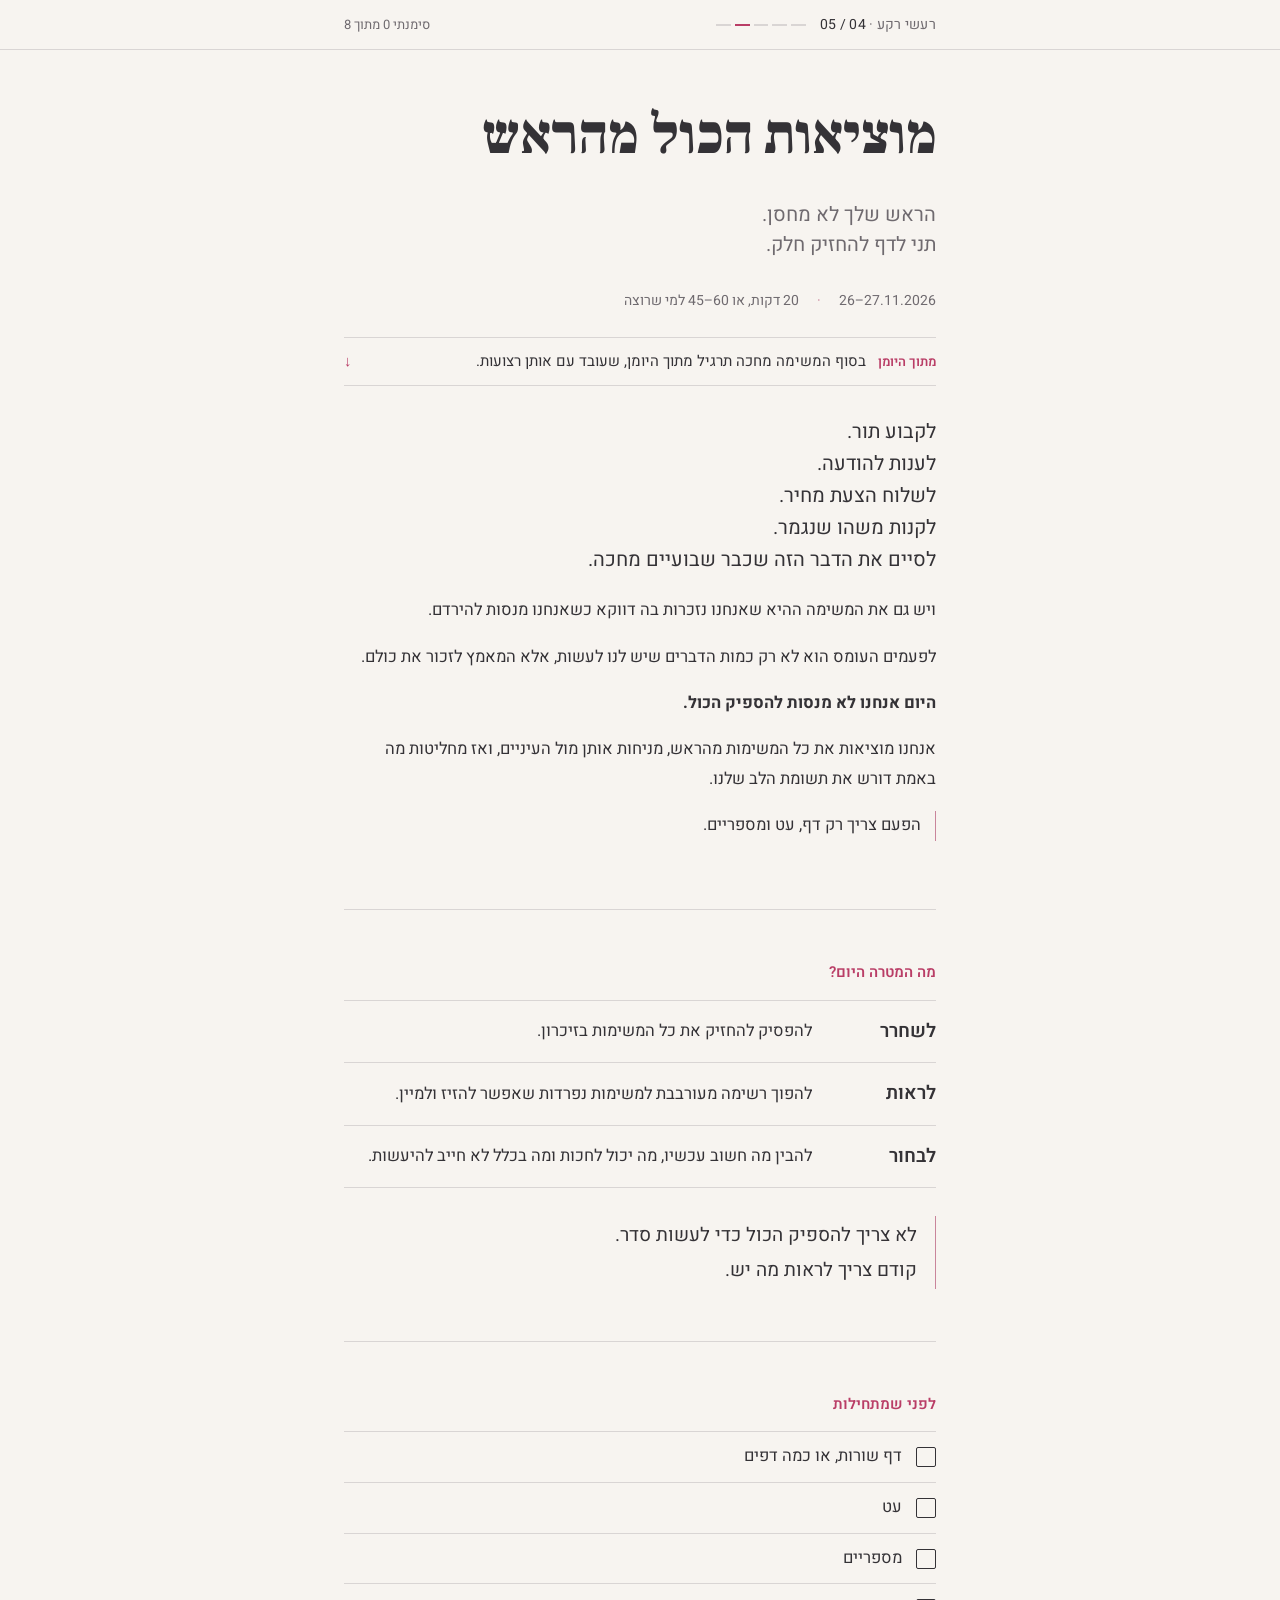
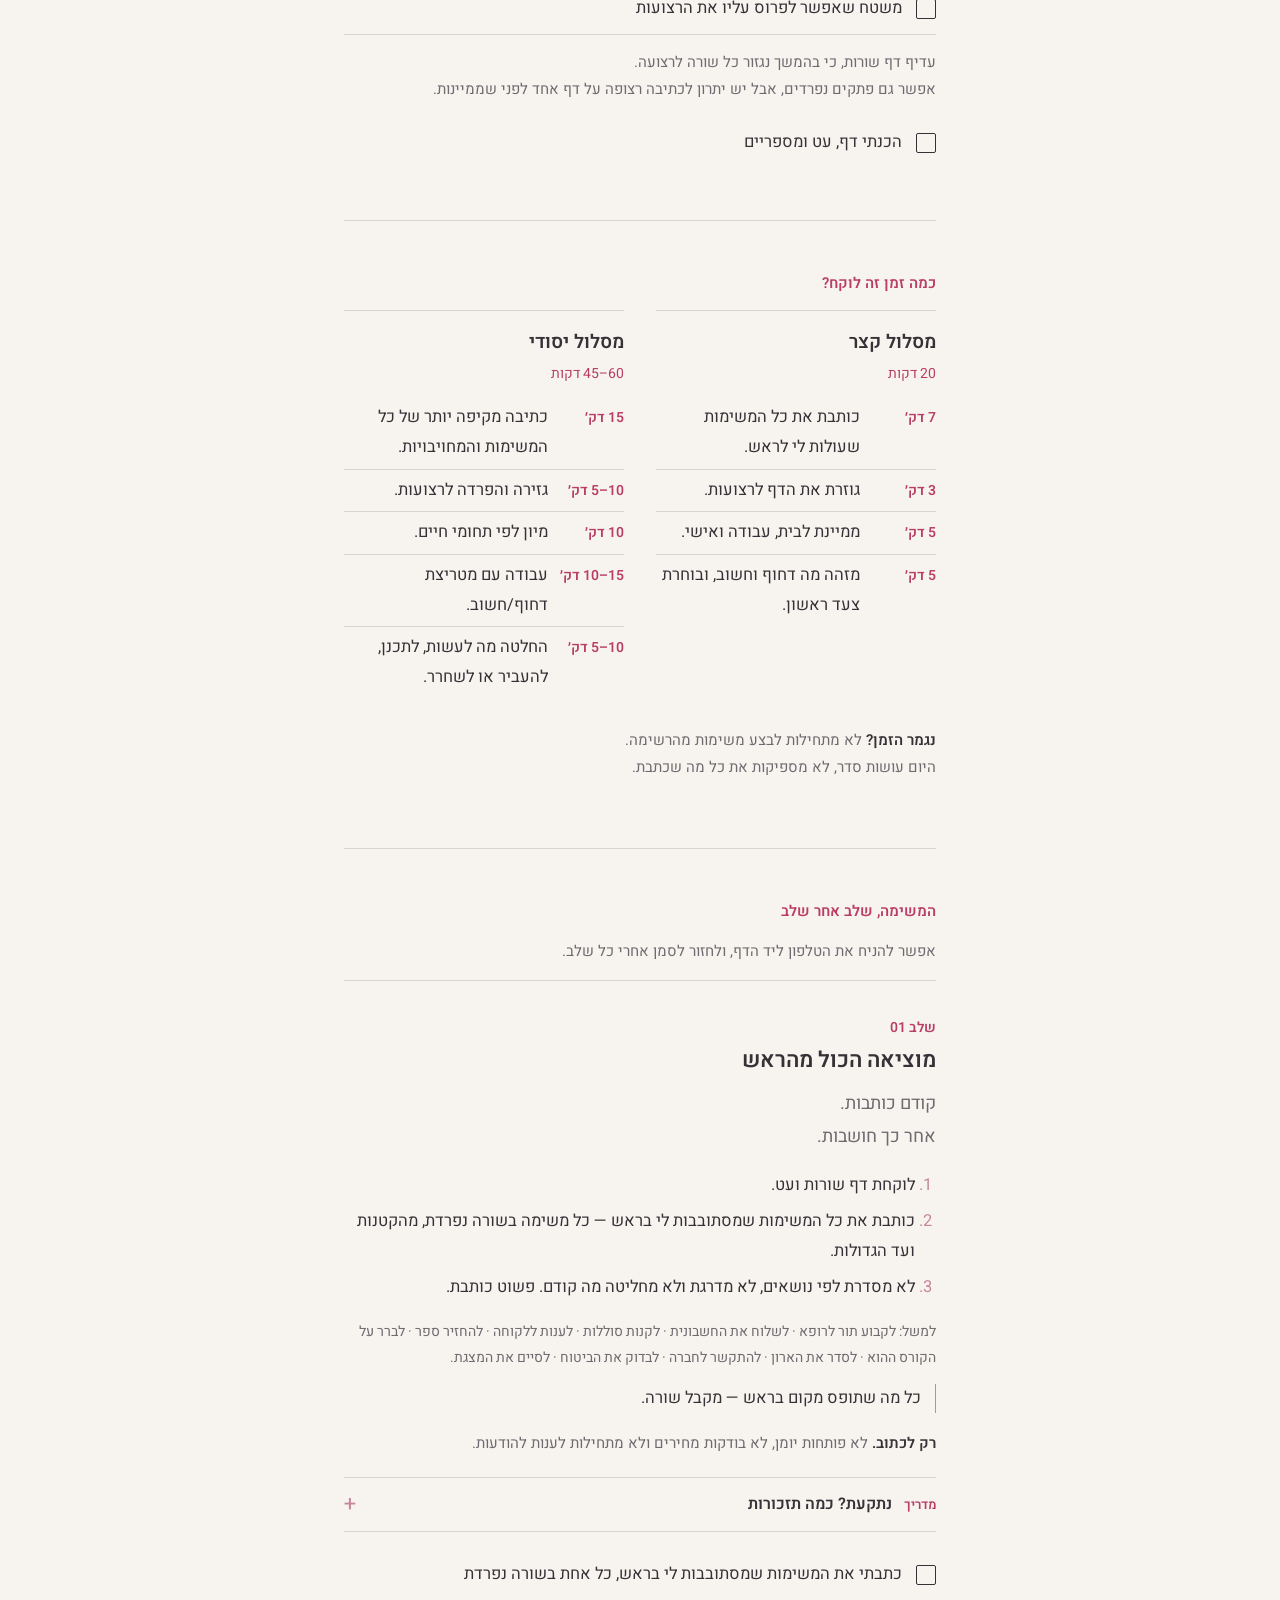
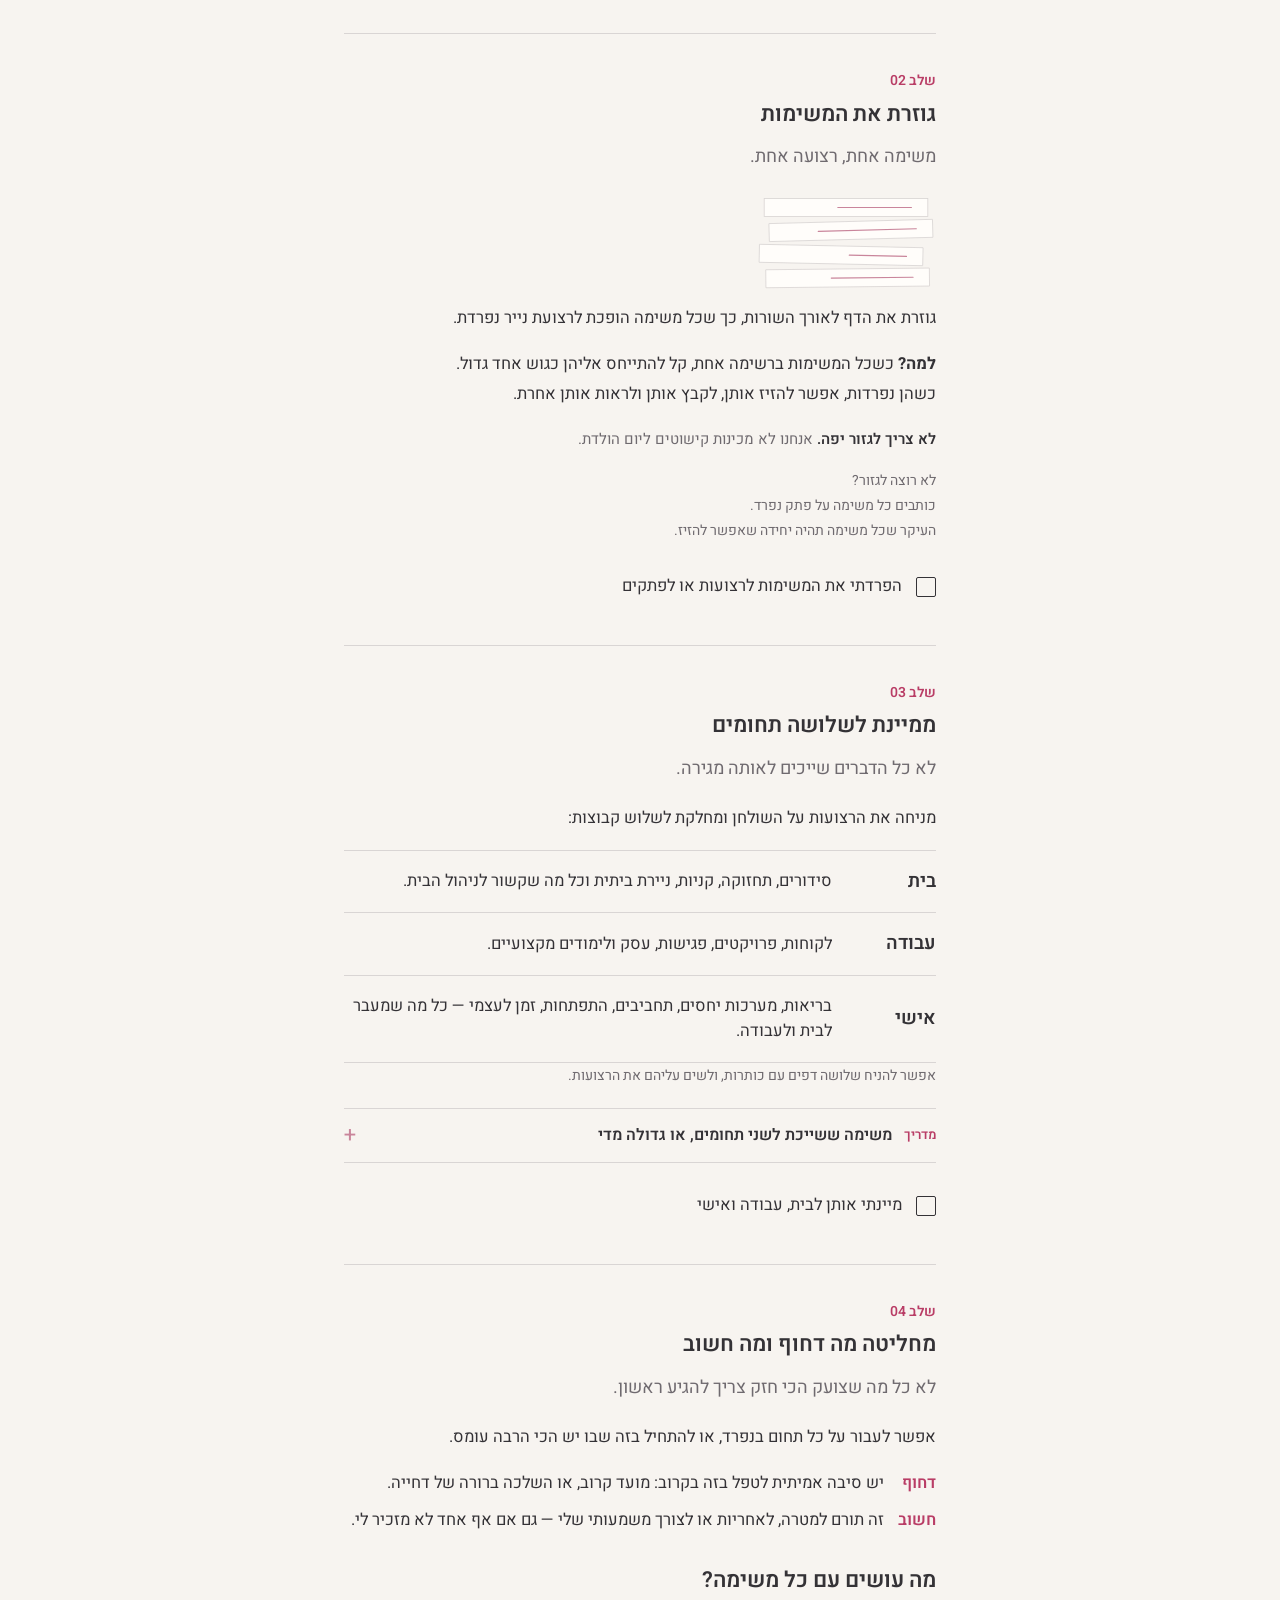
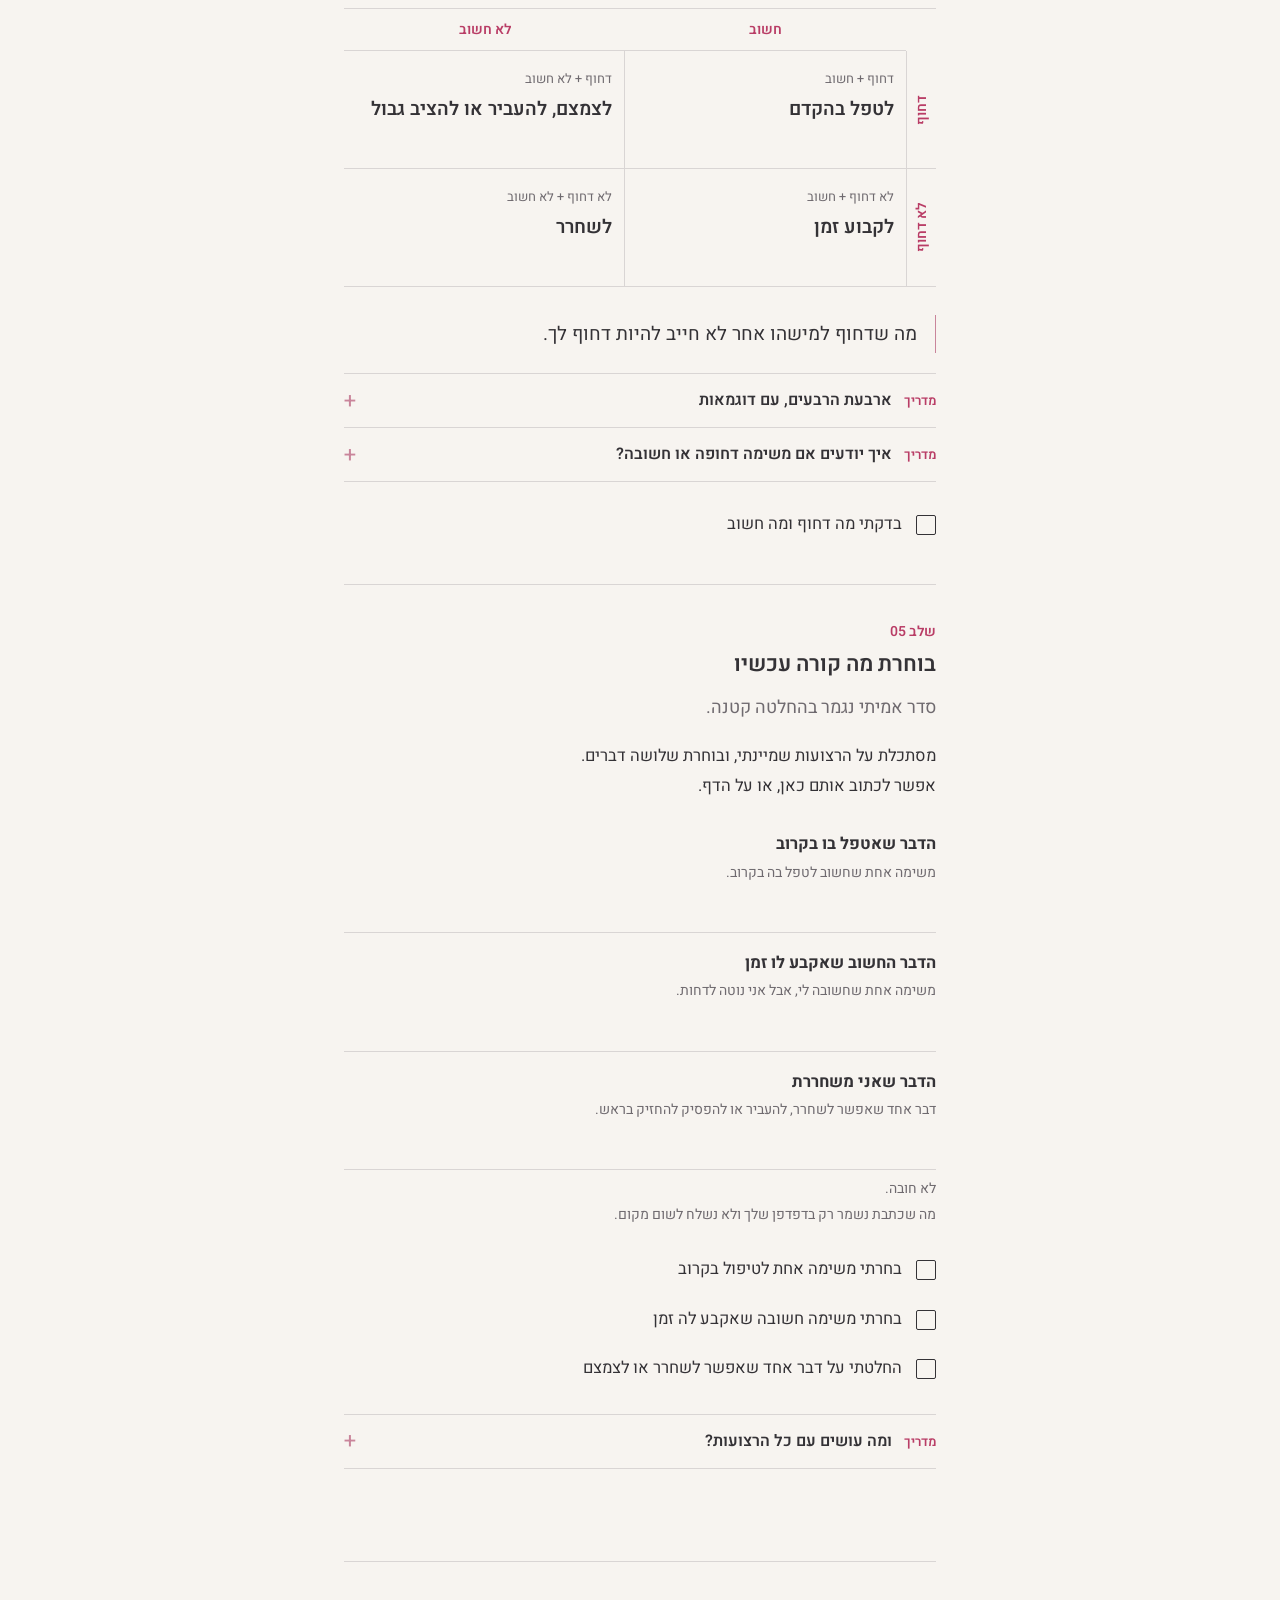
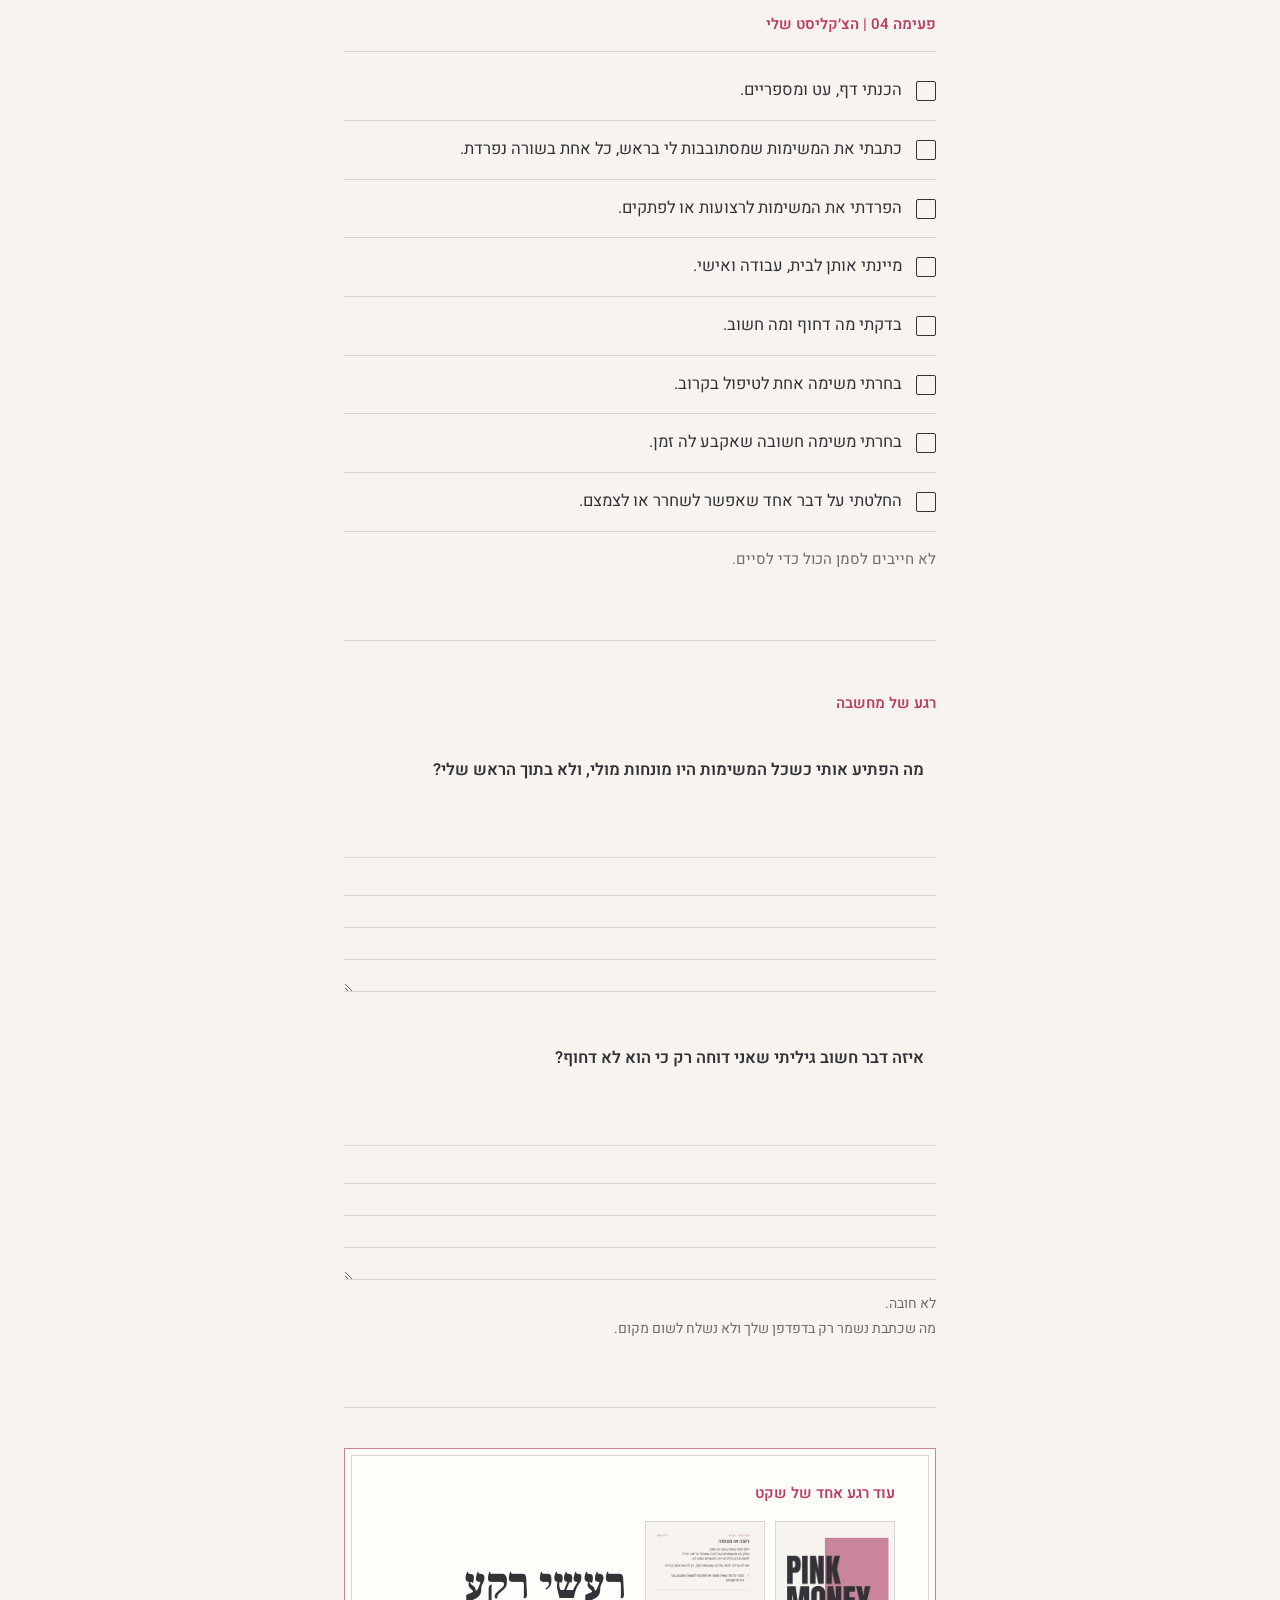
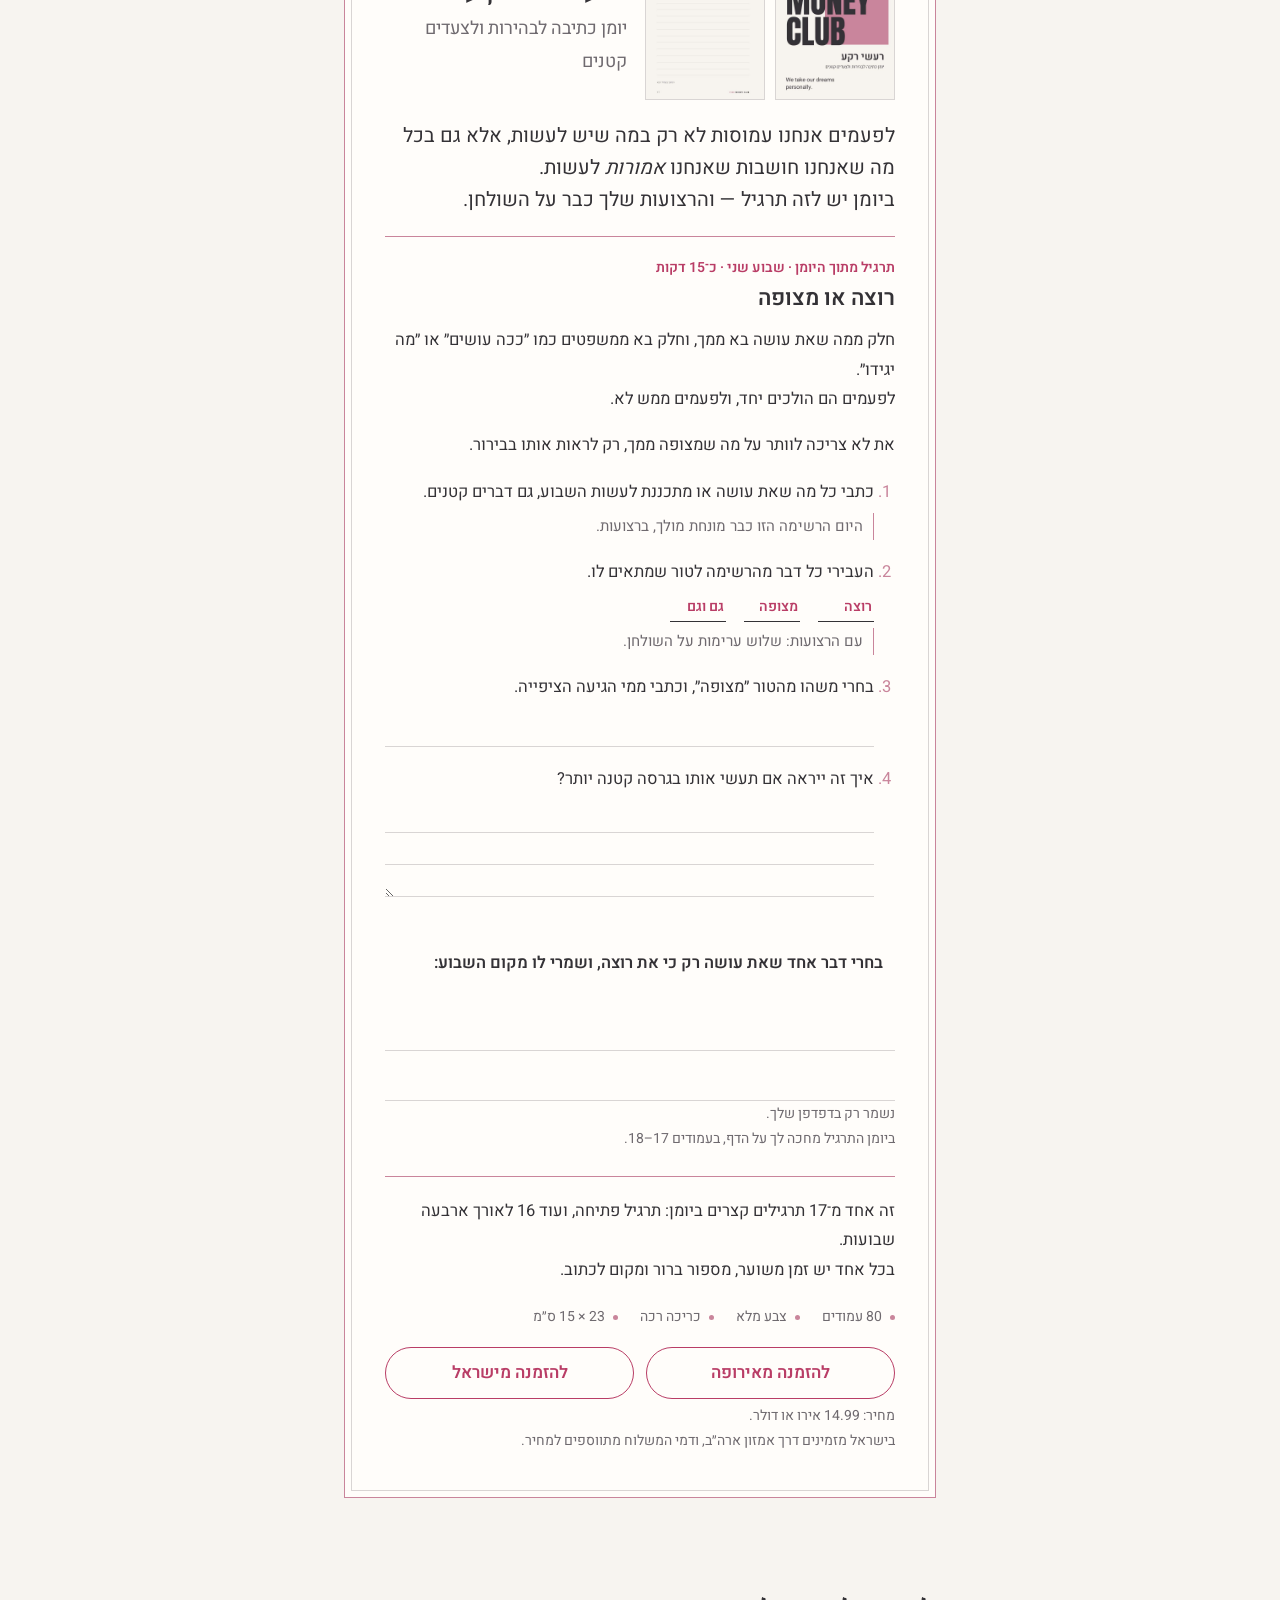
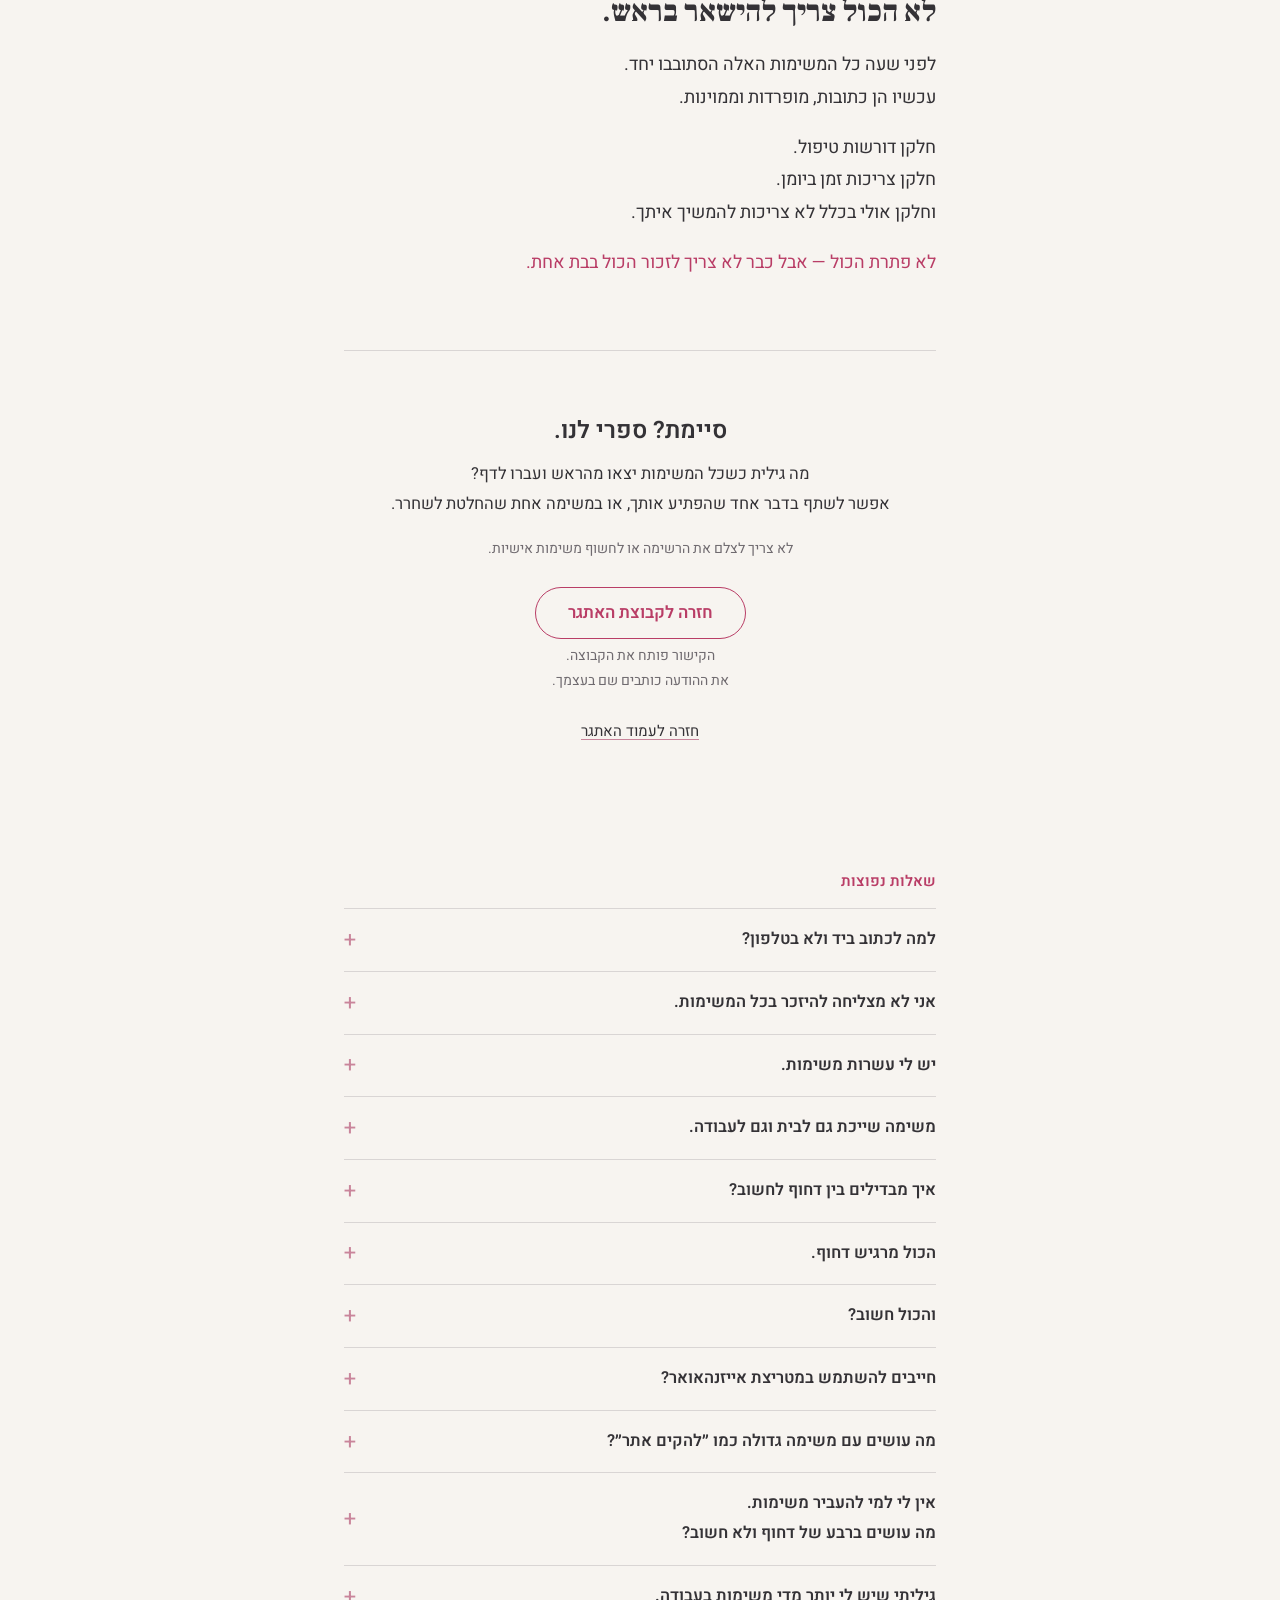
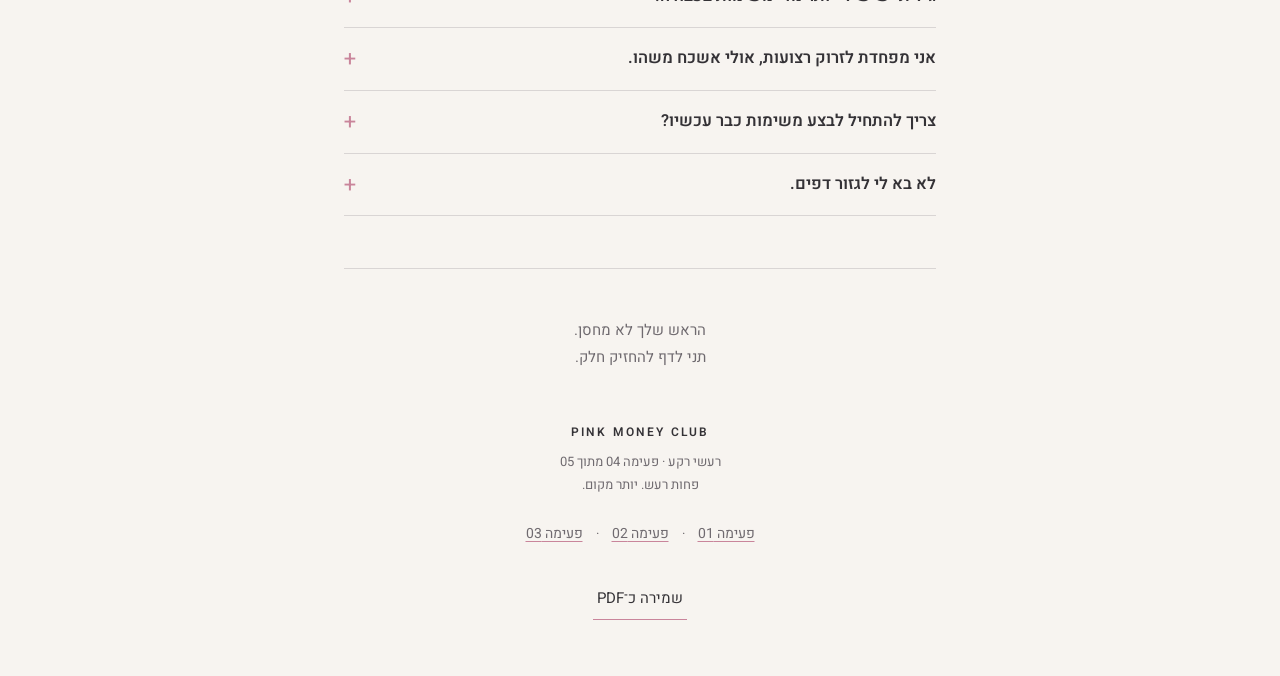
<file: pulse-04/index.html>
<!DOCTYPE html>
<html lang="he" dir="rtl">
<head>
<meta charset="utf-8">
<meta name="viewport" content="width=device-width, initial-scale=1">
<title>מוציאות הכול מהראש · פעימה 04</title>
<link rel="preconnect" href="https://fonts.googleapis.com">
<link rel="preconnect" href="https://fonts.gstatic.com" crossorigin>
<link href="https://fonts.googleapis.com/css2?family=Frank+Ruhl+Libre:wght@900&family=Heebo:wght@300;400;500;600&display=swap" rel="stylesheet">
<style>
/* VOICE: a quiet companion page to the printed journal — exact, useful, room to breathe.
   IDEA: one more page from the רעשי רקע journal, held next to the phone.
   PICTURE: none — the lined writing spaces and simple checkboxes are the page's only marks.
   COLOUR and TYPE: warm cream ground, charcoal titles and text, rose for small subheads and hairlines; Assistant throughout.
   LAYOUT: one narrow column, thin rules between sections, small 01 / 05 at the top, small signature at the bottom. */
:root{color-scheme:light;--bg:#F7F4F0;--ink:#343236;--rose:#C9859B;--deep:#B93D66;--soft:#6F6A6F;--line:#D9D5D4}
*{box-sizing:border-box;min-width:0}
html{scroll-padding-top:70px}
body{margin:0;background:var(--bg);color:var(--ink);font:16.5px/1.8 Heebo,"Segoe UI",Arial,sans-serif;font-weight:400;overflow-x:clip}
h1,h2,h3{font-family:inherit;margin:0 0 .6em;text-wrap:balance}
h1{font-family:"Frank Ruhl Libre",Georgia,serif;font-size:clamp(38px,10vw,56px);font-weight:900;line-height:1.08;color:var(--ink);letter-spacing:-.01em}
h2{font-size:15px;font-weight:600;color:var(--deep);line-height:1.4;margin-bottom:1.1em}
h3{font-size:22px;font-weight:600;color:var(--ink);line-height:1.3}
p{margin:0 0 1em}a{color:var(--ink);text-decoration-color:var(--rose);text-underline-offset:3px}
.wrap{max-width:640px;margin:0 auto;padding:0 24px}
section{padding:52px 0;border-bottom:1px solid var(--line)}
/* header */
.top{position:sticky;top:0;z-index:5;background:var(--bg);border-bottom:1px solid var(--line)}
.top .wrap{display:flex;align-items:center;gap:14px;padding-block:12px}
.crumb{white-space:nowrap;font-size:14px;color:var(--soft);letter-spacing:.02em}.crumb span{color:var(--ink)}
.pulses{display:flex;gap:4px;width:90px;flex:0 1 90px}
.pulses i{flex:1;height:2px;background:var(--line)}.pulses i.on{background:var(--deep)}
.count{font-size:13px;color:var(--soft);white-space:nowrap;margin-inline-start:auto;text-decoration:none;padding:12px 0;margin-block:-12px}
/* hero */
.hero{padding-top:56px}
.sub{font-size:20px;color:var(--soft);margin-bottom:1.4em;line-height:1.5}
.meta{display:flex;flex-wrap:wrap;gap:6px 18px;margin:0 0 36px;padding:0;list-style:none;font-size:14px;color:var(--soft)}
.meta li{white-space:nowrap}.meta li+li::before{content:"·";margin-inline-end:18px;color:var(--rose)}
.lead{font-size:20px;line-height:1.6}
.quote{border-inline-start:1px solid var(--rose);padding:2px 18px;margin:28px 0 0;font-size:19px}
ul.dots{padding-inline-start:1.1em;margin:0 0 1em}ul.dots li{margin-bottom:.4em}ul.dots li::marker{color:var(--rose)}
/* tracks */
.tracks{display:grid;grid-template-columns:repeat(auto-fit,minmax(min(100%,230px),1fr));gap:0 32px}
.track{padding:14px 0;border-top:1px solid var(--line)}
.track b{display:block;font-size:19px;font-weight:600}
.track .t{font-size:14px;color:var(--deep);white-space:nowrap}
.track p{color:var(--ink)}
/* steps */
.step{padding:34px 0;border-top:1px solid var(--line)}
.step .n{font-size:14px;color:var(--deep);font-weight:600;margin-bottom:6px}
.ask{border-inline-start:1px solid var(--rose);padding:2px 18px;margin:18px 0}
.ask ul{margin:.4em 0 0;padding-inline-start:1.1em}.ask li::marker{color:var(--rose)}
.note{font-size:15px;color:var(--soft);margin-top:14px}
.note b{color:var(--ink);font-weight:600}
.cats{margin:14px 0}
.cats div{padding:10px 0;border-bottom:1px solid var(--line)}.cats div:last-child{border:0}
.tags{display:flex;flex-wrap:wrap;gap:6px 22px;list-style:none;padding:0;margin:12px 0}
.tags li{font-size:16px}.tags li::before{content:"— ";color:var(--rose)}
/* checks */
.chk{display:flex;gap:14px;align-items:flex-start;padding:10px 0;cursor:pointer;min-height:44px}
.chk input{appearance:none;-webkit-appearance:none;flex:none;width:20px;height:20px;margin:5px 0 0;border:1px solid var(--ink);border-radius:2px;background:transparent;cursor:pointer;display:grid;place-content:center}
.chk input::after{content:"";width:10px;height:5px;border:solid var(--deep);border-width:0 0 1.5px 1.5px;transform:rotate(-45deg) translate(1px,-1px);opacity:0}
.chk input:checked{border-color:var(--deep)}.chk input:checked::after{opacity:1}
.chk input:checked+span{color:var(--soft)}
.chk input:focus-visible,button:focus-visible,a:focus-visible,summary:focus-visible,textarea:focus-visible{outline:2px solid var(--deep);outline-offset:3px}
.step .chk{margin-top:18px}
/* details */
details{border-top:1px solid var(--line)}
details:last-of-type{border-bottom:1px solid var(--line)}
summary{list-style:none;cursor:pointer;padding:16px 0;min-height:54px;font-weight:600;display:flex;align-items:center;gap:12px}
summary::-webkit-details-marker{display:none}
summary::after{content:"+";margin-inline-start:auto;flex:none;color:var(--rose);font-weight:400;font-size:22px;line-height:1}
details[open]>summary::after{content:"–"}
.body{padding:0 0 22px}
.big summary{font-size:20px}
.tabs{display:flex;gap:28px;border-bottom:1px solid var(--line);margin:0 0 20px}
.tabs button{min-height:44px;border:0;border-bottom:1px solid transparent;margin-bottom:-1px;background:transparent;color:var(--soft);font:600 16px Heebo,sans-serif;cursor:pointer;padding:0}
.tabs button[aria-selected=true]{color:var(--ink);border-color:var(--rose)}
.pane[hidden]{display:none}
.pane h4{display:none;margin:14px 0 4px;color:var(--rose);font-size:15px}
.body h3{font-size:17px;margin:18px 0 6px}
ol.how{padding-inline-start:1.3em;margin:.2em 0 1em}ol.how li{margin-bottom:.4em}ol.how li::marker{color:var(--rose)}
.setting{border-top:1px solid var(--line);padding-top:6px;margin-top:20px}
.path{font-weight:600}
.hl{border-inline-start:1px solid var(--rose);padding-inline-start:14px;margin-top:14px}
.extra .note{margin-top:8px}
/* final */
.final .chk{border-bottom:1px solid var(--line);padding:14px 0}
.bar{height:1px;background:var(--line);margin:0 0 10px}
.bar i{display:block;height:1px;width:0;background:var(--rose);transition:width .35s}
.done{margin-top:34px;font-size:18px}.done p:last-child{color:var(--deep)}
label.q{display:block;font-weight:600;margin:26px 0 6px}
textarea{width:100%;min-height:128px;font:17px/32px Heebo,sans-serif;color:var(--ink);background:transparent repeating-linear-gradient(to bottom,transparent 0 31px,var(--line) 31px 32px);background-attachment:local;border:0;border-radius:0;padding:0 2px;resize:vertical}
.small{font-size:14px;color:var(--soft)}
.share{text-align:center;padding:12px 0}
.share h3{font-size:24px}
.btn{display:inline-flex;align-items:center;justify-content:center;min-height:52px;padding:0 32px;border:1.5px solid var(--deep);color:var(--deep);font-weight:600;font-size:17px;text-decoration:none;margin:12px 0 4px;border-radius:99px}
.btn:hover{background:var(--deep);color:var(--bg)}
.book{text-align:center;padding:8px 0 0}.book p{margin:0 0 4px}.book .t{font-family:"Frank Ruhl Libre",Georgia,serif;font-weight:900;font-size:24px;color:var(--ink)}
.buy{list-style:none;padding:0;margin:6px 0 0;display:flex;flex-wrap:wrap;justify-content:center;gap:0 28px}
.book a{display:inline-block;min-height:44px;padding:10px 4px;color:var(--deep);font-weight:600;text-decoration-color:var(--rose)}
.share .sec{display:inline-block;padding:10px;min-height:44px;font-size:15px}
.help{list-style:none;padding:0;margin:0}.help li{border-bottom:1px solid var(--line)}
.help a{display:flex;justify-content:space-between;gap:10px;padding:12px 0;min-height:48px;text-decoration:none}
.help a::after{content:"↖";color:var(--rose)}
.help .u{display:none}
.margin{font-size:15px;color:var(--soft);text-align:center;padding:48px 0 0}
footer{text-align:center;padding:36px 0 56px;color:var(--soft);font-size:13px}
footer b{display:block;color:var(--ink);font-weight:600;font-size:12px;letter-spacing:.18em;margin-bottom:6px}
.pdf{margin-top:20px;background:transparent;border:0;border-bottom:1px solid var(--rose);color:var(--ink);min-height:44px;padding:0 4px;font:15px Heebo,sans-serif;cursor:pointer}
.pdfhint{display:none;font-size:13px;margin-top:8px}.pdfhint.on{display:block}
@media(max-width:340px){.pulses{display:none}}
@media(prefers-reduced-motion:reduce){*{transition:none!important}}
@media print{
 @page{margin:18mm 16mm}
 body{font-size:12pt;background:#F7F4F0;-webkit-print-color-adjust:exact;print-color-adjust:exact}
 .top{position:static}.count,.tabs,.pdf,.pdfhint,.noprint{display:none!important}
 section{padding:22px 0}
 .step,.setting,.ask,.final,.share{break-inside:avoid}
 details{border:0}summary{padding:6px 0;min-height:0}summary::after{display:none}.body{padding:0 0 10px}
 .pane[hidden]{display:block!important}.pane h4{display:block}
 .chk input::after{opacity:0!important}.chk input{border-color:var(--ink)!important}.chk input:checked+span{color:inherit}
 textarea{resize:none}
 .buy a::after{content:" · " attr(href);font-weight:400;font-size:9pt;color:var(--soft);direction:ltr}.buy{display:block}
 .help .u{display:block;font-size:10pt;color:var(--soft);direction:ltr;text-align:right}.help a::after{display:none}.help a{display:block;padding:6px 0}
}
.dtitle{font-size:15px;color:var(--deep);font-weight:600;margin:34px 0 0}
.rules{list-style:none;padding:0;margin:10px 0 0;border-top:1px solid var(--line)}
.rules li{display:grid;grid-template-columns:minmax(0,1fr) 36px minmax(0,1fr);align-items:center;gap:14px;padding:18px 0;border-bottom:1px solid var(--line)}
.rules .rq{color:var(--soft);line-height:1.5}
.rules .arr{height:1px;background:var(--rose);position:relative}
.rules .arr::after{content:"";position:absolute;inset-inline-end:-1px;top:-3px;width:6px;height:6px;border:solid var(--rose);border-width:1px 1px 0 0;transform:rotate(-135deg)}
.rules .to b{font-weight:600;font-size:19px;display:block;line-height:1.35}
.rules .to span{display:block;font-size:14px;color:var(--soft)}
@media(max-width:480px){.rules li{grid-template-columns:1fr;gap:2px}.rules .arr{display:none}.rules .rq{font-size:15px}}
.soft{color:var(--soft);font-size:18px}
.ex{border-inline-start:1px solid var(--line);padding-inline-start:14px;color:var(--soft)}
.chk.tight{margin-top:0}
.biz{border-top:1px solid var(--line);margin-top:22px;padding-top:18px}
.grp{font-size:14px;color:var(--deep);font-weight:600;margin:22px 0 0}
.final .grp:first-child{margin-top:4px}
#steps .step:first-child{padding-top:0;border-top:0}
.ask p{margin-bottom:.5em}
.guides{margin:20px 0 6px}
.guides details{border-top:1px solid var(--line);border-bottom:0}
.guides details:last-child{border-bottom:1px solid var(--line)}
.guide summary{font-size:16px;font-weight:600;color:var(--ink);padding:12px 0;min-height:50px}
.guide summary::before{content:"מדריך";font-size:13px;color:var(--deep);font-weight:600;flex:none}
.guide .body{padding-bottom:18px}
.guide .done-btn{display:block;margin:8px 0 0;background:transparent;border:0;border-bottom:1px solid var(--rose);color:var(--soft);font:14px Heebo,sans-serif;min-height:40px;padding:0 2px;cursor:pointer}
.goals li{grid-template-columns:110px minmax(0,1fr)}
.goals .rq{color:var(--ink)}
@media(max-width:480px){.goals li{grid-template-columns:1fr}}
.mins{list-style:none;padding:0;margin:8px 0 0}.mins li{display:flex;gap:12px;padding:6px 0;border-bottom:1px solid var(--line)}.mins li:last-child{border:0}
.mins span{flex:none;width:52px;color:var(--deep);font-size:14px;font-weight:600;padding-top:2px;white-space:nowrap}
.choice{margin:6px 0 0;border-top:1px solid var(--line)}
.choice .chk{border-bottom:1px solid var(--line);margin:0;padding:12px 0}
.chk input[type=radio]{border-radius:50%}
.chk input[type=radio]::after{width:10px;height:10px;border:0;border-radius:50%;background:var(--deep);transform:none}
.choice .chk input:checked+span{color:var(--ink);font-weight:600}
.pane bdi,.opt bdi{white-space:nowrap}
.opt{border-inline-start:1px solid var(--rose);padding:2px 14px;margin:16px 0 4px}
.opt .n{font-size:14px;color:var(--deep);font-weight:600;margin:0 0 4px}
.q-title{margin:20px 0 4px}
.topics{padding-inline-start:1.4em;margin:0 0 8px}.topics li::marker{color:var(--deep)}
.topics input{width:100%;font:17px Heebo,sans-serif;color:var(--ink);background:transparent;border:0;border-bottom:1px solid var(--line);padding:10px 2px;min-height:46px;border-radius:0}
.topics input:focus{outline:none;border-bottom-color:var(--deep)}
.end{font-family:"Frank Ruhl Libre",Georgia,serif;font-weight:900;font-size:30px}
.done p:last-child{color:var(--deep)}
.prev{display:inline-block;margin-top:14px;color:var(--soft);font-size:14px;min-height:44px;padding:10px}
@media print{.choice .chk input:checked::after,.chk input[type=radio]::after{opacity:0!important}.topics input{border-bottom:1px solid #999}.opt{break-inside:avoid}.tabs{display:none!important}}
.book2 .t{font-family:"Frank Ruhl Libre",Georgia,serif;font-weight:900;font-size:clamp(34px,8vw,44px);color:var(--ink);line-height:1.1;margin:0}
.book2 .bsub{color:var(--soft);font-size:18px;margin:4px 0 22px}
.weeks{list-style:none;padding:0;margin:8px 0 12px;border-top:1px solid var(--line);counter-reset:w}
.weeks li{counter-increment:w;display:grid;grid-template-columns:34px minmax(0,1fr);column-gap:10px;padding:12px 0;border-bottom:1px solid var(--line)}
.weeks li::before{content:counter(w);grid-row:span 2;color:var(--deep);font-family:"Frank Ruhl Libre",Georgia,serif;font-weight:900;font-size:22px;line-height:1.3}
.weeks b{font-weight:600}.weeks span{color:var(--soft);font-size:15px}
.facts{list-style:none;padding:0;margin:18px 0;display:flex;flex-wrap:wrap;gap:6px 22px;font-size:14px;color:var(--soft)}
.facts li{white-space:nowrap}.facts li::before{content:"";display:inline-block;width:5px;height:5px;border-radius:50%;background:var(--rose);margin-inline-end:8px;vertical-align:middle}
.buy2{display:flex;flex-wrap:wrap;gap:10px 12px;margin:6px 0 4px}
.buy2 .btn{margin:0;flex:1 1 180px}
.bwink{color:var(--deep);margin-top:22px}
@media print{.book2{break-inside:avoid}.buy2 .btn::after{content:" · " attr(href);font-weight:400;font-size:8pt;direction:ltr}}
.book2{border:1px solid var(--rose);background:#FFFDFA;padding:34px clamp(20px,5vw,40px) 30px;margin:40px 0 8px;position:relative}
.book2::before{content:"";position:absolute;inset:6px;border:1px solid var(--line);pointer-events:none}
.book2>*{position:relative}
.book2 .kicker{font-size:13px;color:var(--soft);letter-spacing:.04em;margin:0 0 14px}
@media(max-width:480px){.book2{margin-inline:-8px}}
@media print{.book2{background:#FFFDFA}}
.choice .chk small{display:block;font-weight:400;font-size:15px;color:var(--soft);margin-top:2px}
.route-ai{margin-top:18px;border:1px solid var(--line)!important;padding:0 16px}
.route-ai>summary{font-weight:600}
.ai-step{border-top:1px solid var(--line);padding:16px 0 6px}
.ai-step .n,.warn .n{font-size:14px;color:var(--deep);font-weight:600;margin:0 0 4px}
.prompt-box{border:1px solid var(--line);background:#FFFDFA;margin:14px 0 6px}
.prompt-head{display:flex;justify-content:space-between;align-items:center;border-bottom:1px solid var(--line);padding:6px 12px;font-size:14px;color:var(--soft)}
.copy{min-height:40px;padding:0 16px;border:1px solid var(--deep);color:var(--deep);background:transparent;border-radius:99px;font:600 14px Heebo,sans-serif;cursor:pointer}
.copy:hover{background:var(--deep);color:var(--bg)}
#prompt{margin:0;padding:14px;white-space:pre-wrap;font:15px/1.75 Heebo,sans-serif;color:var(--ink);direction:rtl;text-align:right}
.copied{margin:0 12px 10px;color:var(--deep)}
.warn{border-inline-start:1px solid var(--deep);padding:2px 16px;margin:16px 0}
code{font-size:15px;background:#FFFDFA;border:1px solid var(--line);padding:1px 6px;white-space:nowrap}
.sort li{grid-template-columns:minmax(0,1fr) 36px minmax(0,1fr)}
@media(max-width:480px){.sort li{grid-template-columns:1fr}}
@media print{.route-ai{border:0!important;padding:0}.prompt-box,.ai-step,.warn{break-inside:avoid}}
.bookhead{display:grid;grid-template-columns:minmax(0,1fr);gap:18px;margin:6px 0 20px}
@media(min-width:620px){.bookhead{grid-template-columns:auto minmax(0,1fr);align-items:end}}
.covers{display:flex;gap:10px;margin:0}
.covers img{width:clamp(88px,24vw,120px);height:auto;border:1px solid var(--line);display:block}
.tryit{border-top:1px solid var(--rose);border-bottom:1px solid var(--rose);padding:18px 0 10px;margin:20px 0}
.tryit .n{font-size:14px;color:var(--deep);font-weight:600;margin:0 0 4px}
.tryit .how>li{margin-bottom:18px}
.lined{width:100%;min-height:160px;font:17px/32px Heebo,sans-serif;color:var(--ink);background:transparent repeating-linear-gradient(to bottom,transparent 0 31px,var(--line) 31px 32px);background-attachment:local;border:0;padding:0 2px;resize:vertical;margin-top:6px}
.lined.short{min-height:96px}
.line{width:100%;font:17px Heebo,sans-serif;color:var(--ink);background:transparent;border:0;border-bottom:1px solid var(--line);padding:8px 2px;min-height:44px;border-radius:0}
.line:focus,.lined:focus{outline:none;border-bottom-color:var(--deep)}
.pick{list-style:none;padding:0;margin:0}
.pick li{display:flex;align-items:center;gap:8px;flex-wrap:wrap;padding:8px 0;border-bottom:1px solid var(--line)}
.pick .it{flex:1 1 140px;padding:2px 8px}
.pick .it.drop{border:1.5px solid var(--deep);border-radius:99px}
.pick .it.later{text-decoration:underline;text-decoration-color:var(--deep);text-decoration-thickness:2px;text-underline-offset:5px}
.pick button{min-height:38px;padding:0 12px;border:1px solid var(--line);background:transparent;color:var(--soft);border-radius:99px;font:14px Heebo,sans-serif;cursor:pointer}
.pick button[aria-pressed=true]{border-color:var(--deep);color:var(--deep);font-weight:600}
.pick .pb{display:flex;gap:6px;flex:none}
.pick .empty{border:0;color:var(--soft)}
@media print{.tryit{break-inside:avoid}.pick button{display:none}.covers img{width:90px}}
.supplies{border-top:1px solid var(--line)}.supplies .chk{border-bottom:1px solid var(--line);margin:0;padding:10px 0}
.mins span{width:64px}
.strips{display:block;width:180px;max-width:60%;height:auto;margin:6px 0 14px}
.defs{display:grid;grid-template-columns:auto minmax(0,1fr);gap:8px 14px;margin:12px 0 4px}
.defs dt{color:var(--deep);font-weight:600}.defs dd{margin:0}
.mx-title{margin-top:30px}
.matrix{display:grid;grid-template-columns:30px minmax(0,1fr) minmax(0,1fr);border-top:1px solid var(--line);margin:8px 0 6px}
.mx-col{text-align:center;font-size:14px;font-weight:600;color:var(--deep);padding:8px 4px;border-bottom:1px solid var(--line)}
.mx-row{display:flex;align-items:center;justify-content:center;border-bottom:1px solid var(--line);border-inline-end:1px solid var(--line)}
.mx-row span{writing-mode:vertical-rl;transform:rotate(180deg);font-size:14px;font-weight:600;color:var(--deep);white-space:nowrap}
.q{padding:16px 12px;min-height:118px;border-bottom:1px solid var(--line);display:flex;flex-direction:column;gap:6px}
.q+.q{border-inline-start:1px solid var(--line)}
.q .combo{font-size:13px;color:var(--soft)}
.q b{font-size:clamp(16px,4.4vw,19px);font-weight:600;line-height:1.35}
.cols{display:flex;gap:18px;margin:6px 0 2px}.cols span{color:var(--deep);font-size:14px;font-weight:600;border-bottom:1px solid var(--ink);padding:0 2px 2px;min-width:56px}
.bridge{font-size:15px;color:var(--soft);border-inline-start:1px solid var(--rose);padding-inline-start:10px;margin:6px 0 0}
.picks3{display:grid;gap:4px;margin:14px 0 6px}.picks3 label{display:flex;flex-direction:column;margin-top:12px}.picks3 label .small{font-weight:400}
.areas li{grid-template-columns:90px minmax(0,1fr)}
@media print{.matrix{break-inside:avoid}.mx-row span{transform:rotate(180deg)}}
.teaser{display:flex;gap:12px;align-items:center;border-top:1px solid var(--line);border-bottom:1px solid var(--line);padding:10px 0;margin:-12px 0 30px;color:var(--ink);text-decoration:none;font-size:15px;min-height:48px}
.teaser b{flex:none;color:var(--deep);font-size:13px;font-weight:600}
.teaser i{font-style:normal;color:var(--deep);margin-inline-start:auto;flex:none}
@media print{.teaser{display:none}}
</style>
</head>
<body>
<header class="top">
 <div class="wrap">
  <div class="crumb">רעשי רקע · <span>04 / 05</span></div>
  <div class="pulses" aria-label="פעימה 4 מתוך 5"><i></i><i></i><i></i><i class="on"></i><i></i></div>
  <a class="count" id="count" href="#checklist" aria-live="polite" aria-label="מעבר לצ׳קליסט"></a>
 </div>
</header>

<main class="wrap">
<section class="hero">
 <h1>מוציאות הכול מהראש</h1>
 <p class="sub">הראש שלך לא מחסן.<br>תני לדף להחזיק חלק.</p>
 <ul class="meta"><li><bdi dir="ltr">26–27.11.2026</bdi></li><li>20 דקות, או <bdi dir="ltr">45–60</bdi> למי שרוצה</li></ul>
 <a class="teaser" href="#journal"><b>מתוך היומן</b><span>בסוף המשימה מחכה תרגיל מתוך היומן, שעובד עם אותן רצועות.</span><i aria-hidden="true">↓</i></a>
 <p class="lead">לקבוע תור.<br>לענות להודעה.<br>לשלוח הצעת מחיר.<br>לקנות משהו שנגמר.<br>לסיים את הדבר הזה שכבר שבועיים מחכה.</p>
 <p>ויש גם את המשימה ההיא שאנחנו נזכרות בה דווקא כשאנחנו מנסות להירדם.</p>
 <p>לפעמים העומס הוא לא רק כמות הדברים שיש לנו לעשות, אלא המאמץ לזכור את כולם.</p>
 <p><b>היום אנחנו לא מנסות להספיק הכול.</b></p>
 <p>אנחנו מוציאות את כל המשימות מהראש, מניחות אותן מול העיניים, ואז מחליטות מה באמת דורש את תשומת הלב שלנו.</p>
 <p class="hl">הפעם צריך רק דף, עט ומספריים.</p>
</section>

<section>
 <h2>מה המטרה היום?</h2>
 <ol class="rules goals">
  <li><span class="to"><b>לשחרר</b></span><span class="rq">להפסיק להחזיק את כל המשימות בזיכרון.</span></li>
  <li><span class="to"><b>לראות</b></span><span class="rq">להפוך רשימה מעורבבת למשימות נפרדות שאפשר להזיז ולמיין.</span></li>
  <li><span class="to"><b>לבחור</b></span><span class="rq">להבין מה חשוב עכשיו, מה יכול לחכות ומה בכלל לא חייב להיעשות.</span></li>
 </ol>
 <p class="quote">לא צריך להספיק הכול כדי לעשות סדר.<br>קודם צריך לראות מה יש.</p>
</section>

<section id="prep">
 <h2>לפני שמתחילות</h2>
 <div class="supplies">
  <label class="chk"><input type="checkbox" data-s="s1"><span>דף שורות, או כמה דפים</span></label>
  <label class="chk"><input type="checkbox" data-s="s2"><span>עט</span></label>
  <label class="chk"><input type="checkbox" data-s="s3"><span>מספריים</span></label>
  <label class="chk"><input type="checkbox" data-s="s4"><span>משטח שאפשר לפרוס עליו את הרצועות</span></label>
 </div>
 <p class="note">עדיף דף שורות, כי בהמשך נגזור כל שורה לרצועה.<br>אפשר גם פתקים נפרדים, אבל יש יתרון לכתיבה רצופה על דף אחד לפני שממיינות.</p>
 <label class="chk"><input type="checkbox" data-k="prep"><span>הכנתי דף, עט ומספריים</span></label>
</section>

<section>
 <h2>כמה זמן זה לוקח?</h2>
 <div class="tracks">
  <div class="track"><b>מסלול קצר</b><span class="t">20 דקות</span>
   <ul class="mins">
    <li><span>7 דק׳</span>כותבת את כל המשימות שעולות לי לראש.</li>
    <li><span>3 דק׳</span>גוזרת את הדף לרצועות.</li>
    <li><span>5 דק׳</span>ממיינת לבית, עבודה ואישי.</li>
    <li><span>5 דק׳</span>מזהה מה דחוף וחשוב, ובוחרת צעד ראשון.</li>
   </ul>
  </div>
  <div class="track"><b>מסלול יסודי</b><span class="t"><bdi dir="ltr">45–60</bdi> דקות</span>
   <ul class="mins">
    <li><span>15 דק׳</span>כתיבה מקיפה יותר של כל המשימות והמחויבויות.</li>
    <li><span><bdi dir="ltr">5–10</bdi> דק׳</span>גזירה והפרדה לרצועות.</li>
    <li><span>10 דק׳</span>מיון לפי תחומי חיים.</li>
    <li><span><bdi dir="ltr">10–15</bdi> דק׳</span>עבודה עם מטריצת דחוף/חשוב.</li>
    <li><span><bdi dir="ltr">5–10</bdi> דק׳</span>החלטה מה לעשות, לתכנן, להעביר או לשחרר.</li>
   </ul>
  </div>
 </div>
 <p class="note"><b>נגמר הזמן?</b> לא מתחילות לבצע משימות מהרשימה.<br>היום עושות סדר, לא מספיקות את כל מה שכתבת.</p>
</section>

<section id="steps">
 <h2>המשימה, שלב אחר שלב</h2>
 <p class="note">אפשר להניח את הטלפון ליד הדף, ולחזור לסמן אחרי כל שלב.</p>

 <article class="step">
  <div class="n">שלב 01</div>
  <h3>מוציאה הכול מהראש</h3>
  <p class="soft">קודם כותבות.<br>אחר כך חושבות.</p>
  <ol class="how">
   <li>לוקחת דף שורות ועט.</li>
   <li>כותבת את כל המשימות שמסתובבות לי בראש — כל משימה בשורה נפרדת, מהקטנות ועד הגדולות.</li>
   <li>לא מסדרת לפי נושאים, לא מדרגת ולא מחליטה מה קודם. פשוט כותבת.</li>
  </ol>
  <p class="small">למשל: לקבוע תור לרופא · לשלוח את החשבונית · לקנות סוללות · לענות ללקוחה · להחזיר ספר · לברר על הקורס ההוא · לסדר את הארון · להתקשר לחברה · לבדוק את הביטוח · לסיים את המצגת.</p>
  <p class="hl">כל מה שתופס מקום בראש — מקבל שורה.</p>
  <p class="note"><b>רק לכתוב.</b> לא פותחות יומן, לא בודקות מחירים ולא מתחילות לענות להודעות.</p>
  <div class="guides">
   <details class="guide">
    <summary>נתקעת? כמה תזכורות</summary>
    <div class="body">
     <ul class="dots"><li>דברים שהבטחתי לעשות.</li><li>דברים שאני דוחה.</li><li>הודעות שעוד לא עניתי עליהן.</li><li>סידורים בבית.</li><li>דברים שקשורים לעבודה.</li><li>עניינים אישיים.</li><li>דברים שמפריעים לי כי הם עדיין פתוחים.</li><li>רעיונות שאני לא רוצה לשכוח.</li></ul>
     <p class="small">לא צריך למלא את כולן.<br>אלה רק תזכורות שיעזרו להוציא עוד דברים מהראש.</p>
     <button type="button" class="done-btn noprint" data-close>סגירה</button>
    </div>
   </details>
  </div>
  <label class="chk"><input type="checkbox" data-k="write"><span>כתבתי את המשימות שמסתובבות לי בראש, כל אחת בשורה נפרדת</span></label>
 </article>

 <article class="step">
  <div class="n">שלב 02</div>
  <h3>גוזרת את המשימות</h3>
  <p class="soft">משימה אחת, רצועה אחת.</p>
  <svg class="strips" viewBox="0 0 220 120" role="img" aria-label="דף שורות שנגזר לרצועות">
   <g fill="#FFFDFA" stroke="#D9D5D4">
    <rect x="10" y="8" width="200" height="22"/>
    <rect x="16" y="36" width="200" height="22" transform="rotate(-1.5 116 47)"/>
    <rect x="4" y="66" width="200" height="22" transform="rotate(1.2 104 77)"/>
    <rect x="12" y="94" width="200" height="22" transform="rotate(-0.6 112 105)"/>
   </g>
   <g stroke="#C9859B" stroke-width="1.4" stroke-linecap="round">
    <path d="M190 19h-90"/><path d="M196 47h-120" transform="rotate(-1.5 116 47)"/><path d="M184 77h-70" transform="rotate(1.2 104 77)"/><path d="M192 105h-100" transform="rotate(-0.6 112 105)"/>
   </g>
  </svg>
  <p>גוזרת את הדף לאורך השורות, כך שכל משימה הופכת לרצועת נייר נפרדת.</p>
  <p><b>למה?</b> כשכל המשימות ברשימה אחת, קל להתייחס אליהן כגוש אחד גדול.<br>כשהן נפרדות, אפשר להזיז אותן, לקבץ אותן ולראות אותן אחרת.</p>
  <p class="note"><b>לא צריך לגזור יפה.</b> אנחנו לא מכינות קישוטים ליום הולדת.</p>
  <p class="small">לא רוצה לגזור?<br>כותבים כל משימה על פתק נפרד.<br>העיקר שכל משימה תהיה יחידה שאפשר להזיז.</p>
  <label class="chk"><input type="checkbox" data-k="cut"><span>הפרדתי את המשימות לרצועות או לפתקים</span></label>
 </article>

 <article class="step">
  <div class="n">שלב 03</div>
  <h3>ממיינת לשלושה תחומים</h3>
  <p class="soft">לא כל הדברים שייכים לאותה מגירה.</p>
  <p>מניחה את הרצועות על השולחן ומחלקת לשלוש קבוצות:</p>
  <ol class="rules goals areas">
   <li><span class="to"><b>בית</b></span><span class="rq">סידורים, תחזוקה, קניות, ניירת ביתית וכל מה שקשור לניהול הבית.</span></li>
   <li><span class="to"><b>עבודה</b></span><span class="rq">לקוחות, פרויקטים, פגישות, עסק ולימודים מקצועיים.</span></li>
   <li><span class="to"><b>אישי</b></span><span class="rq">בריאות, מערכות יחסים, תחביבים, התפתחות, זמן לעצמי — כל מה שמעבר לבית ולעבודה.</span></li>
  </ol>
  <p class="small">אפשר להניח שלושה דפים עם כותרות, ולשים עליהם את הרצועות.</p>
  <div class="guides">
   <details class="guide">
    <summary>משימה ששייכת לשני תחומים, או גדולה מדי</summary>
    <div class="body">
     <h3>שייכת ליותר מתחום אחד?</h3>
     <p>בוחרת את התחום שהכי הגיוני לי.<br>המיון הוא כלי שעוזר לראות את העומס, לא מבחן עם תשובות נכונות.</p>
     <h3>גדולה מדי?</h3>
     <p>״לסדר את העסק״ או ״לטפל בבית״ — משאירה את הרצועה ומסמנת אותה לפירוק.<br>בהמשך מפרקים אותה לצעד ברור יותר.</p>
     <button type="button" class="done-btn noprint" data-close>סגירה</button>
    </div>
   </details>
  </div>
  <label class="chk"><input type="checkbox" data-k="sort"><span>מיינתי אותן לבית, עבודה ואישי</span></label>
 </article>

 <article class="step">
  <div class="n">שלב 04</div>
  <h3>מחליטה מה דחוף ומה חשוב</h3>
  <p class="soft">לא כל מה שצועק הכי חזק צריך להגיע ראשון.</p>
  <p>אפשר לעבור על כל תחום בנפרד, או להתחיל בזה שבו יש הכי הרבה עומס.</p>
  <dl class="defs">
   <dt>דחוף</dt><dd>יש סיבה אמיתית לטפל בזה בקרוב: מועד קרוב, או השלכה ברורה של דחייה.</dd>
   <dt>חשוב</dt><dd>זה תורם למטרה, לאחריות או לצורך משמעותי שלי — גם אם אף אחד לא מזכיר לי.</dd>
  </dl>

  <h3 class="mx-title">מה עושים עם כל משימה?</h3>
  <div class="matrix" role="table" aria-label="מטריצת דחוף וחשוב">
   <div class="mx-corner" aria-hidden="true"></div>
   <div class="mx-col" role="columnheader">חשוב</div>
   <div class="mx-col" role="columnheader">לא חשוב</div>
   <div class="mx-row" role="rowheader"><span>דחוף</span></div>
   <div class="q" role="cell"><span class="combo">דחוף + חשוב</span><b>לטפל בהקדם</b></div>
   <div class="q" role="cell"><span class="combo">דחוף + לא חשוב</span><b>לצמצם, להעביר או להציב גבול</b></div>
   <div class="mx-row" role="rowheader"><span>לא דחוף</span></div>
   <div class="q" role="cell"><span class="combo">לא דחוף + חשוב</span><b>לקבוע זמן</b></div>
   <div class="q" role="cell"><span class="combo">לא דחוף + לא חשוב</span><b>לשחרר</b></div>
  </div>
  <p class="quote">מה שדחוף למישהו אחר לא חייב להיות דחוף לך.</p>

  <div class="guides">
   <details class="guide">
    <summary>ארבעת הרבעים, עם דוגמאות</summary>
    <div class="body">
     <h3>דחוף וחשוב · לטפל בהקדם</h3>
     <p>מועד קרוב או השלכה משמעותית, וגם באמת חשוב.<br><span class="small">למשל: להגיש מסמך חיוני שמועד ההגשה שלו מחר.</span></p>
     <h3>חשוב ולא דחוף · לתכנן זמן</h3>
     <p>חשוב לי, אבל קל לדחות כי אין לו תזכורת חיצונית.<br><span class="small">למשל: לקבוע זמן קבוע לעבוד על פרויקט אישי.</span></p>
     <h3>דחוף ולא חשוב · לצמצם, להעביר או להציב גבול</h3>
     <p>מבקש תגובה מהירה, אבל לא בהכרח מצדיק את הזמן שלי.<br>לא תמיד אפשר להעביר — לפעמים פשוט מחליטות מתי נכון לטפל בזה.<br><span class="small">למשל: בקשה לא דחופה באמת שמישהו אחר סימן כבהולה.</span></p>
     <h3>לא דחוף ולא חשוב · לשחרר, או לדחות בלי אשמה</h3>
     <p>דברים שלא חייבים להמשיך לתפוס מקום ברשימה.<br><span class="small">למשל: סידור לא נחוץ שנכנס לרשימה רק כי הוא עלה לראש.</span></p>
     <p class="hl">לא כל מה שלא דחוף הוא מיותר.<br>דברים חשובים ולא דחופים הם לפעמים בדיוק מה שכדאי לפנות לו מקום.</p>
     <button type="button" class="done-btn noprint" data-close>סגירה</button>
    </div>
   </details>
   <details class="guide">
    <summary>איך יודעים אם משימה דחופה או חשובה?</summary>
    <div class="body">
     <h3>כדי לבדוק דחיפות</h3>
     <ul class="dots"><li>יש מועד אמיתי?</li><li>מה יקרה אם אחכה שבוע?</li><li>מישהו תלוי בי כדי להתקדם?</li></ul>
     <h3>כדי לבדוק חשיבות</h3>
     <ul class="dots"><li>המשימה קשורה למשהו שחשוב לי?</li><li>היא מקדמת מטרה או אחריות משמעותית?</li><li>הייתי בוחרת לעשות אותה גם בלי לחץ חיצוני?</li></ul>
     <p class="small">״להתחיל ללכת פעמיים בשבוע״ יכולה להיות חשובה מאוד, גם בלי תאריך יעד.<br>״לענות עכשיו להודעה לא דחופה״ יכולה להרגיש דחופה רק כי הטלפון צפצף.</p>
     <button type="button" class="done-btn noprint" data-close>סגירה</button>
    </div>
   </details>
  </div>
  <label class="chk"><input type="checkbox" data-k="prio"><span>בדקתי מה דחוף ומה חשוב</span></label>
 </article>

 <article class="step">
  <div class="n">שלב 05</div>
  <h3>בוחרת מה קורה עכשיו</h3>
  <p class="soft">סדר אמיתי נגמר בהחלטה קטנה.</p>
  <p>מסתכלת על הרצועות שמיינתי, ובוחרת שלושה דברים.<br>אפשר לכתוב אותם כאן, או על הדף.</p>
  <div class="picks3">
   <label for="c1"><b>הדבר שאטפל בו בקרוב</b><span class="small">משימה אחת שחשוב לטפל בה בקרוב.</span></label>
   <input type="text" id="c1" data-r class="line" autocomplete="off">
   <label for="c2"><b>הדבר החשוב שאקבע לו זמן</b><span class="small">משימה אחת שחשובה לי, אבל אני נוטה לדחות.</span></label>
   <input type="text" id="c2" data-r class="line" autocomplete="off">
   <label for="c3"><b>הדבר שאני משחררת</b><span class="small">דבר אחד שאפשר לשחרר, להעביר או להפסיק להחזיק בראש.</span></label>
   <input type="text" id="c3" data-r class="line" autocomplete="off">
  </div>
  <p class="small noprint">לא חובה.<br>מה שכתבת נשמר רק בדפדפן שלך ולא נשלח לשום מקום.</p>
  <label class="chk"><input type="checkbox" data-k="now"><span>בחרתי משימה אחת לטיפול בקרוב</span></label>
  <label class="chk tight"><input type="checkbox" data-k="plan"><span>בחרתי משימה חשובה שאקבע לה זמן</span></label>
  <label class="chk tight"><input type="checkbox" data-k="free"><span>החלטתי על דבר אחד שאפשר לשחרר או לצמצם</span></label>
  <div class="guides">
   <details class="guide">
    <summary>ומה עושים עם כל הרצועות?</summary>
    <div class="body">
     <p>לא זורקים אוטומטית את כל מה שלא נבחר.</p>
     <p>שומרים את המשימות שעדיין רלוונטיות במקום אחד: מעטפה, מחברת, תיקייה, או מערכת משימות שכבר יש לך.<br>משימות שהחלטת לשחרר אפשר להניח בצד או להשליך.</p>
     <p class="hl">לא צריך לסיים את הפעימה עם תוכנית לשנה הקרובה.<br>מספיקה תמונה ברורה יותר, וצעד אחד להתחיל ממנו.</p>
     <button type="button" class="done-btn noprint" data-close>סגירה</button>
    </div>
   </details>
  </div>
 </article>
</section>

<section id="checklist">
 <h2>פעימה 04 | הצ׳קליסט שלי</h2>
 <div class="bar noprint"><i id="bar"></i></div>
 <div class="final">
  <label class="chk"><input type="checkbox" data-k="prep"><span>הכנתי דף, עט ומספריים.</span></label>
  <label class="chk"><input type="checkbox" data-k="write"><span>כתבתי את המשימות שמסתובבות לי בראש, כל אחת בשורה נפרדת.</span></label>
  <label class="chk"><input type="checkbox" data-k="cut"><span>הפרדתי את המשימות לרצועות או לפתקים.</span></label>
  <label class="chk"><input type="checkbox" data-k="sort"><span>מיינתי אותן לבית, עבודה ואישי.</span></label>
  <label class="chk"><input type="checkbox" data-k="prio"><span>בדקתי מה דחוף ומה חשוב.</span></label>
  <label class="chk"><input type="checkbox" data-k="now"><span>בחרתי משימה אחת לטיפול בקרוב.</span></label>
  <label class="chk"><input type="checkbox" data-k="plan"><span>בחרתי משימה חשובה שאקבע לה זמן.</span></label>
  <label class="chk"><input type="checkbox" data-k="free"><span>החלטתי על דבר אחד שאפשר לשחרר או לצמצם.</span></label>
 </div>
 <p class="note">לא חייבים לסמן הכול כדי לסיים.</p>
</section>

<section>
 <h2>רגע של מחשבה</h2>
 <label class="q" for="r1">מה הפתיע אותי כשכל המשימות היו מונחות מולי, ולא בתוך הראש שלי?</label>
 <textarea id="r1" data-r></textarea>
 <label class="q" for="r2">איזה דבר חשוב גיליתי שאני דוחה רק כי הוא לא דחוף?</label>
 <textarea id="r2" data-r></textarea>
 <p class="small noprint">לא חובה.<br>מה שכתבת נשמר רק בדפדפן שלך ולא נשלח לשום מקום.</p>
</section>

<section class="book2" id="journal">
 <h2>עוד רגע אחד של שקט</h2>
 <div class="bookhead">
  <figure class="covers">
   <img src="[data-uri]" alt="העטיפה של היומן רעשי רקע" width="280" height="420">
   <img src="[data-uri]" alt="עמוד 17 ביומן: התרגיל רוצה או מצופה" width="280" height="420">
  </figure>
  <div>
   <p class="t">רעשי רקע</p>
   <p class="bsub">יומן כתיבה לבהירות ולצעדים קטנים</p>
  </div>
 </div>
 <p class="lead">לפעמים אנחנו עמוסות לא רק במה שיש לעשות, אלא גם בכל מה שאנחנו חושבות שאנחנו <em>אמורות</em> לעשות.<br>ביומן יש לזה תרגיל — והרצועות שלך כבר על השולחן.</p>

 <div class="tryit">
  <p class="n">תרגיל מתוך היומן · שבוע שני · כ־15 דקות</p>
  <h3>רוצה או מצופה</h3>
  <p>חלק ממה שאת עושה בא ממך, וחלק בא ממשפטים כמו ״ככה עושים״ או ״מה יגידו״.<br>לפעמים הם הולכים יחד, ולפעמים ממש לא.</p>
  <p>את לא צריכה לוותר על מה שמצופה ממך, רק לראות אותו בבירור.</p>
  <ol class="how">
   <li>כתבי כל מה שאת עושה או מתכננת לעשות השבוע, גם דברים קטנים.<p class="bridge">היום הרשימה הזו כבר מונחת מולך, ברצועות.</p></li>
   <li>העבירי כל דבר מהרשימה לטור שמתאים לו.<span class="cols"><span>רוצה</span><span>מצופה</span><span>גם וגם</span></span><p class="bridge">עם הרצועות: שלוש ערימות על השולחן.</p></li>
   <li><label for="w3">בחרי משהו מהטור ״מצופה״, וכתבי ממי הגיעה הציפייה.</label><input type="text" id="w3" data-r class="line" autocomplete="off"></li>
   <li><label for="w4">איך זה ייראה אם תעשי אותו בגרסה קטנה יותר?</label><textarea id="w4" data-r class="lined short"></textarea></li>
  </ol>
  <label class="q" for="w5">בחרי דבר אחד שאת עושה רק כי את רוצה, ושמרי לו מקום השבוע:</label>
  <input type="text" id="w5" data-r class="line" autocomplete="off">
  <p class="small noprint">נשמר רק בדפדפן שלך.<br>ביומן התרגיל מחכה לך על הדף, בעמודים 17–18.</p>
 </div>

 <p>זה אחד מ־17 תרגילים קצרים ביומן: תרגיל פתיחה, ועוד 16 לאורך ארבעה שבועות.<br>בכל אחד יש זמן משוער, מספור ברור ומקום לכתוב.</p>
 <ul class="facts">
  <li><span>80 עמודים</span></li><li><span>צבע מלא</span></li><li><span>כריכה רכה</span></li><li><span><bdi dir="ltr">15 × 23</bdi> ס״מ</span></li>
 </ul>
 <div class="buy2">
  <a class="btn" href="https://www.amazon.es/s?k=9798141078620" target="_blank" rel="noopener">להזמנה מאירופה</a>
  <a class="btn" href="https://www.amazon.com/dp/B0HR1DB1BD" target="_blank" rel="noopener">להזמנה מישראל</a>
 </div>
 <p class="small">מחיר: <bdi dir="ltr">14.99</bdi> אירו או דולר.<br>בישראל מזמינים דרך אמזון ארה״ב, ודמי המשלוח מתווספים למחיר.</p>
</section>

<section>
 <div class="done">
  <h3 class="end">לא הכול צריך להישאר בראש.</h3>
  <p>לפני שעה כל המשימות האלה הסתובבו יחד.<br>עכשיו הן כתובות, מופרדות וממוינות.</p>
  <p>חלקן דורשות טיפול.<br>חלקן צריכות זמן ביומן.<br>וחלקן אולי בכלל לא צריכות להמשיך איתך.</p>
  <p>לא פתרת הכול — אבל כבר לא צריך לזכור הכול בבת אחת.</p>
 </div>
</section>

<section style="border:0">
 <div class="share">
  <h3>סיימת? ספרי לנו.</h3>
  <p>מה גילית כשכל המשימות יצאו מהראש ועברו לדף?<br>אפשר לשתף בדבר אחד שהפתיע אותך, או במשימה אחת שהחלטת לשחרר.</p>
  <p class="small">לא צריך לצלם את הרשימה או לחשוף משימות אישיות.</p>
  <a class="btn" href="https://chat.whatsapp.com/ETWvSEqu0lyBO2JsaCfOIj?s=cl&amp;p=i&amp;mlu=4&amp;ilr=4&amp;iam=2" target="_blank" rel="noopener">חזרה לקבוצת האתגר</a>
  <p class="small">הקישור פותח את הקבוצה.<br>את ההודעה כותבים שם בעצמך.</p>
  <a class="sec" href="https://dina-ro.github.io/raashei-reka/" target="_blank" rel="noopener">חזרה לעמוד האתגר</a>
 </div>
</section>

<section>
 <h2>שאלות נפוצות</h2>
 <div id="faq"></div>
</section>

<p class="margin">הראש שלך לא מחסן.<br>תני לדף להחזיק חלק.</p>
</main>

<footer>
 <b>PINK MONEY CLUB</b>רעשי רקע · פעימה 04 מתוך 05<br>פחות רעש. יותר מקום.
 <div class="noprint"><a class="prev" href="../pulse-01/">פעימה 01</a> · <a class="prev" href="../pulse-02/">פעימה 02</a> · <a class="prev" href="../pulse-03/">פעימה 03</a></div>
 <div><button class="pdf" id="pdf" type="button">שמירה כ־PDF</button>
 <p class="pdfhint" id="pdfhint">אם לא נפתח חלון הדפסה: תפריט הדפדפן ← שיתוף / הדפסה ← שמירה כ־PDF.</p></div>
</footer>

<script>
{
const faq=[
 ["למה לכתוב ביד ולא בטלפון?","כתיבה על דף מאפשרת לעבוד בלי לעבור בין אפליקציות, התראות וחלונות.<br>הגזירה גם מאפשרת להזיז משימות באמת.<br>אם כתיבה ביד לא מתאימה לך, אפשר פתקים דיגיטליים נפרדים."],
 ["אני לא מצליחה להיזכר בכל המשימות.","לא חייבים.<br>כותבים את מה שעולה עכשיו.<br>נזכרת במשהו אחר כך?<br>מוסיפים."],
 ["יש לי עשרות משימות.","זה בדיוק הרעיון: להוציא אותן מהראש.<br>לא צריך לפתור את כולן היום."],
 ["משימה שייכת גם לבית וגם לעבודה.","בוחרים את התחום שבו הכי נוח לנהל אותה.<br>אין סיווג נכון אחד."],
 ["איך מבדילים בין דחוף לחשוב?","דחוף קשור בדרך כלל לזמן ולהשלכות של דחייה.<br>חשוב קשור לערך או להשפעה.<br>משהו יכול להיות גם וגם, אחד מהם, או אף אחד."],
 ["הכול מרגיש דחוף.","עוצרים ובודקים אילו משימות באמת קשורות למועד או להשלכה ברורה.<br>תחושת לחץ לא תמיד מעידה על דחיפות."],
 ["והכול חשוב?","גם כשכמה דברים חשובים, לא חייבים לעשות את כולם עכשיו.<br>מחליטים מה מקבל זמן ראשון, ומה נקבע להמשך."],
 ["חייבים להשתמש במטריצת אייזנהאואר?","זה הכלי של הפעימה הזו, אבל לא חוק נוקשה.<br>הוא נועד לעזור להחליט, לא לסבך."],
 ["מה עושים עם משימה גדולה כמו ״להקים אתר״?","מסמנים אותה לפירוק, ובוחרים פעולה ראשונה ברורה.<br>למשל: ״לכתוב רשימת עמודים לאתר״."],
 ["אין לי למי להעביר משימות.<br>מה עושים ברבע של דחוף ולא חשוב?","לא חייבים להאציל.<br>אפשר לצמצם, לקבוע זמן טיפול, להציב גבול, או לבדוק אם הדחיפות אמיתית."],
 ["גיליתי שיש לי יותר מדי משימות בעבודה.","המיון עוזר לראות את העומס בבירור.<br>בהמשך אפשר להחליט מה לתעדף, או על מה צריך לתאם ציפיות."],
 ["אני מפחדת לזרוק רצועות, אולי אשכח משהו.","לא זורקים שום דבר שלא החלטת במודע לשחרר.<br>אפשר לשמור את הרצועות במעטפה, או להעביר אותן לרשימה אחת מסודרת."],
 ["צריך להתחיל לבצע משימות כבר עכשיו?","לא.<br>היום כותבים, ממיינים ובוחרים.<br>אם נשאר זמן ומתחשק — אפשר, אבל זו לא דרישה."],
 ["לא בא לי לגזור דפים.","אפשר פתקים, כרטיסיות, או כל דרך שמאפשרת להפריד בין המשימות ולהזיז אותן."]
];
document.getElementById('faq').innerHTML=faq.map(([q,a])=>`<details><summary>${q}</summary><div class="body"><p style="margin:0">${a}</p></div></details>`).join('');

const KEY='rr-pulse04';
let st={c:{},r:{},s:{}};
try{st=Object.assign(st,JSON.parse(localStorage.getItem(KEY))||{})}catch(e){}
const save=()=>{try{localStorage.setItem(KEY,JSON.stringify(st))}catch(e){}};
const boxes=[...document.querySelectorAll('input[data-k]')];
const keys=[...new Set(boxes.map(b=>b.dataset.k))];
const render=()=>{
 boxes.forEach(b=>b.checked=!!st.c[b.dataset.k]);
 const n=keys.filter(k=>st.c[k]).length;
 document.getElementById('count').textContent='סימנתי '+n+' מתוך '+keys.length;
 document.getElementById('bar').style.width=(n/keys.length*100)+'%';
};
boxes.forEach(b=>b.addEventListener('change',()=>{st.c[b.dataset.k]=b.checked;save();render()}));
const sup=[...document.querySelectorAll('input[data-s]')];
sup.forEach(b=>{b.checked=!!st.s[b.dataset.s];b.addEventListener('change',()=>{st.s[b.dataset.s]=b.checked;if(sup.every(x=>x.checked))st.c.prep=true;save();render()})});
document.querySelectorAll('[data-r]').forEach(t=>{t.value=st.r[t.id]||'';t.addEventListener('input',()=>{st.r[t.id]=t.value;save()})});
render();

document.querySelectorAll('[data-close]').forEach(b=>b.addEventListener('click',()=>{const d=b.closest('details');d.open=false;d.querySelector('summary').scrollIntoView({block:'nearest'})}));
let wasClosed=[];
addEventListener('beforeprint',()=>{wasClosed=[...document.querySelectorAll('details:not([open])')];wasClosed.forEach(d=>d.open=true)});
addEventListener('afterprint',()=>{wasClosed.forEach(d=>d.open=false);wasClosed=[]});
document.getElementById('pdf').addEventListener('click',()=>{document.getElementById('pdfhint').classList.add('on');try{window.print()}catch(e){}});
}
</script>
</body>
</html>
</file>
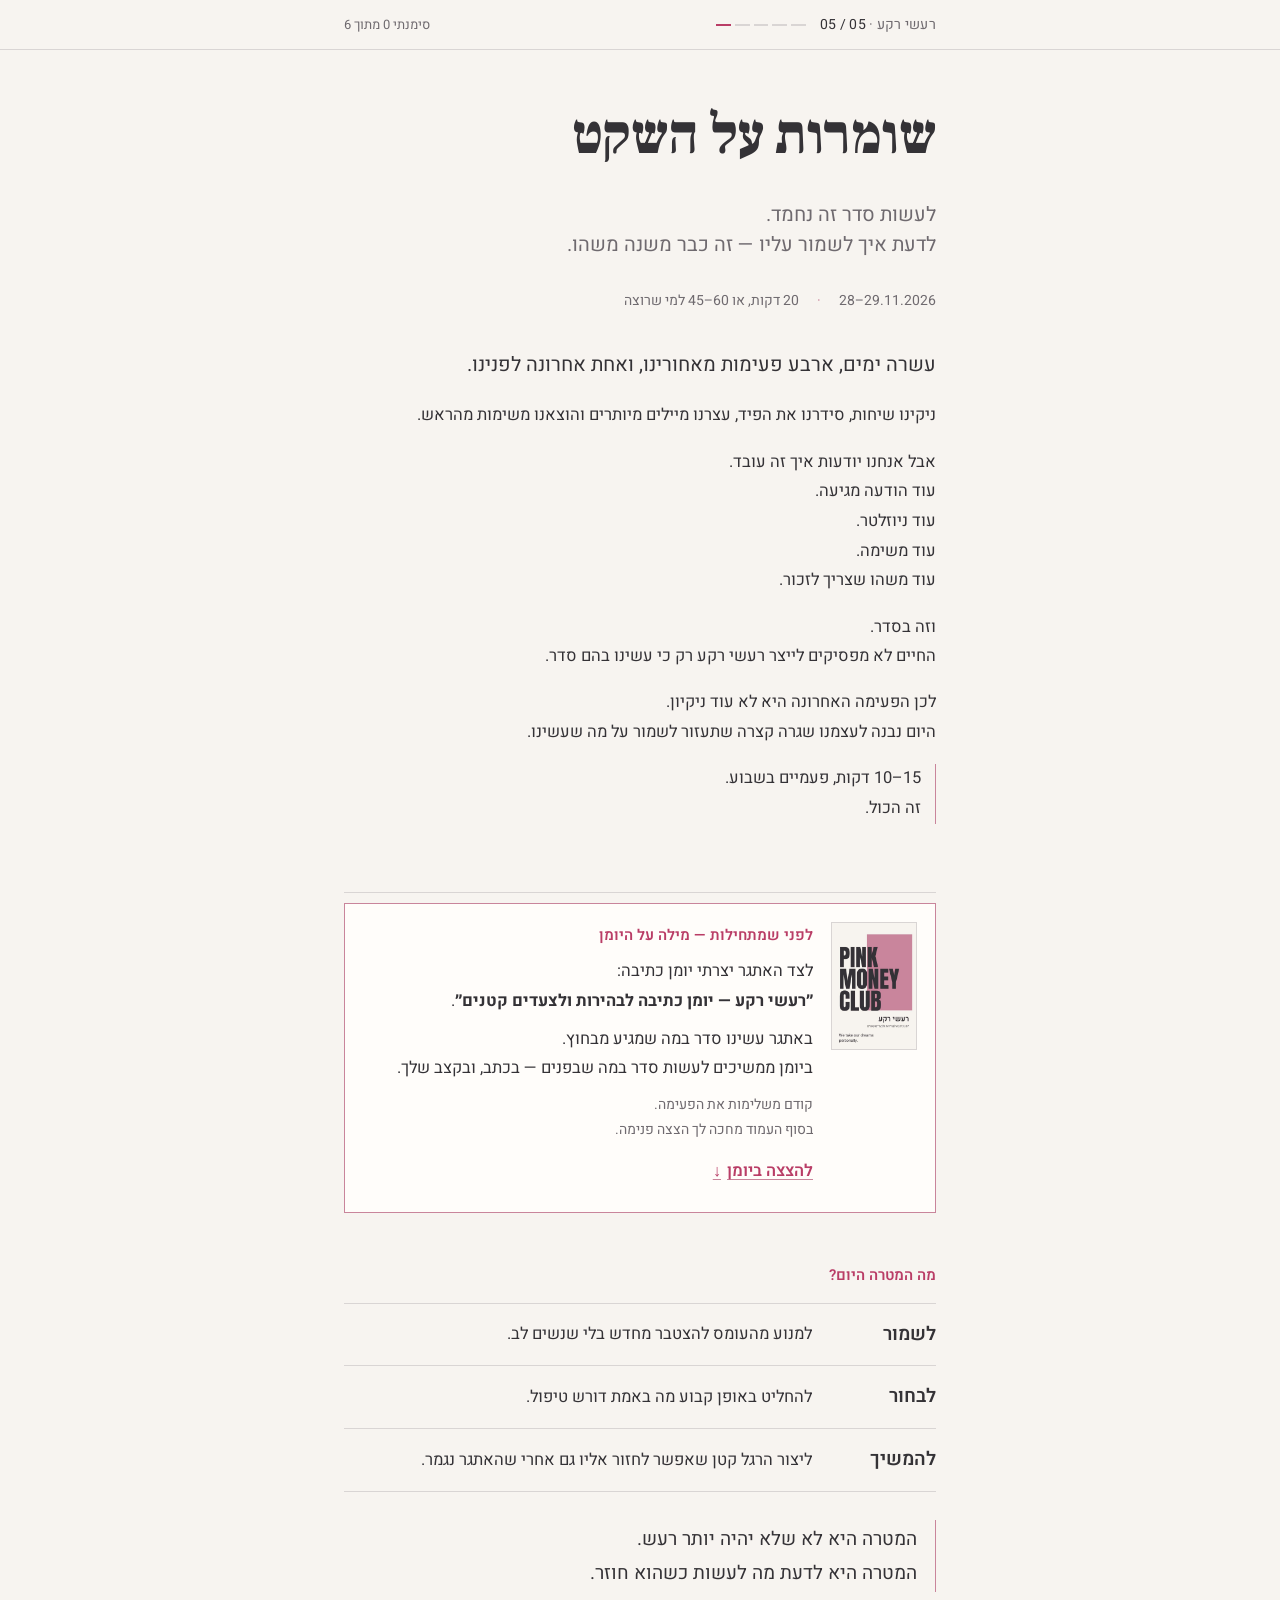
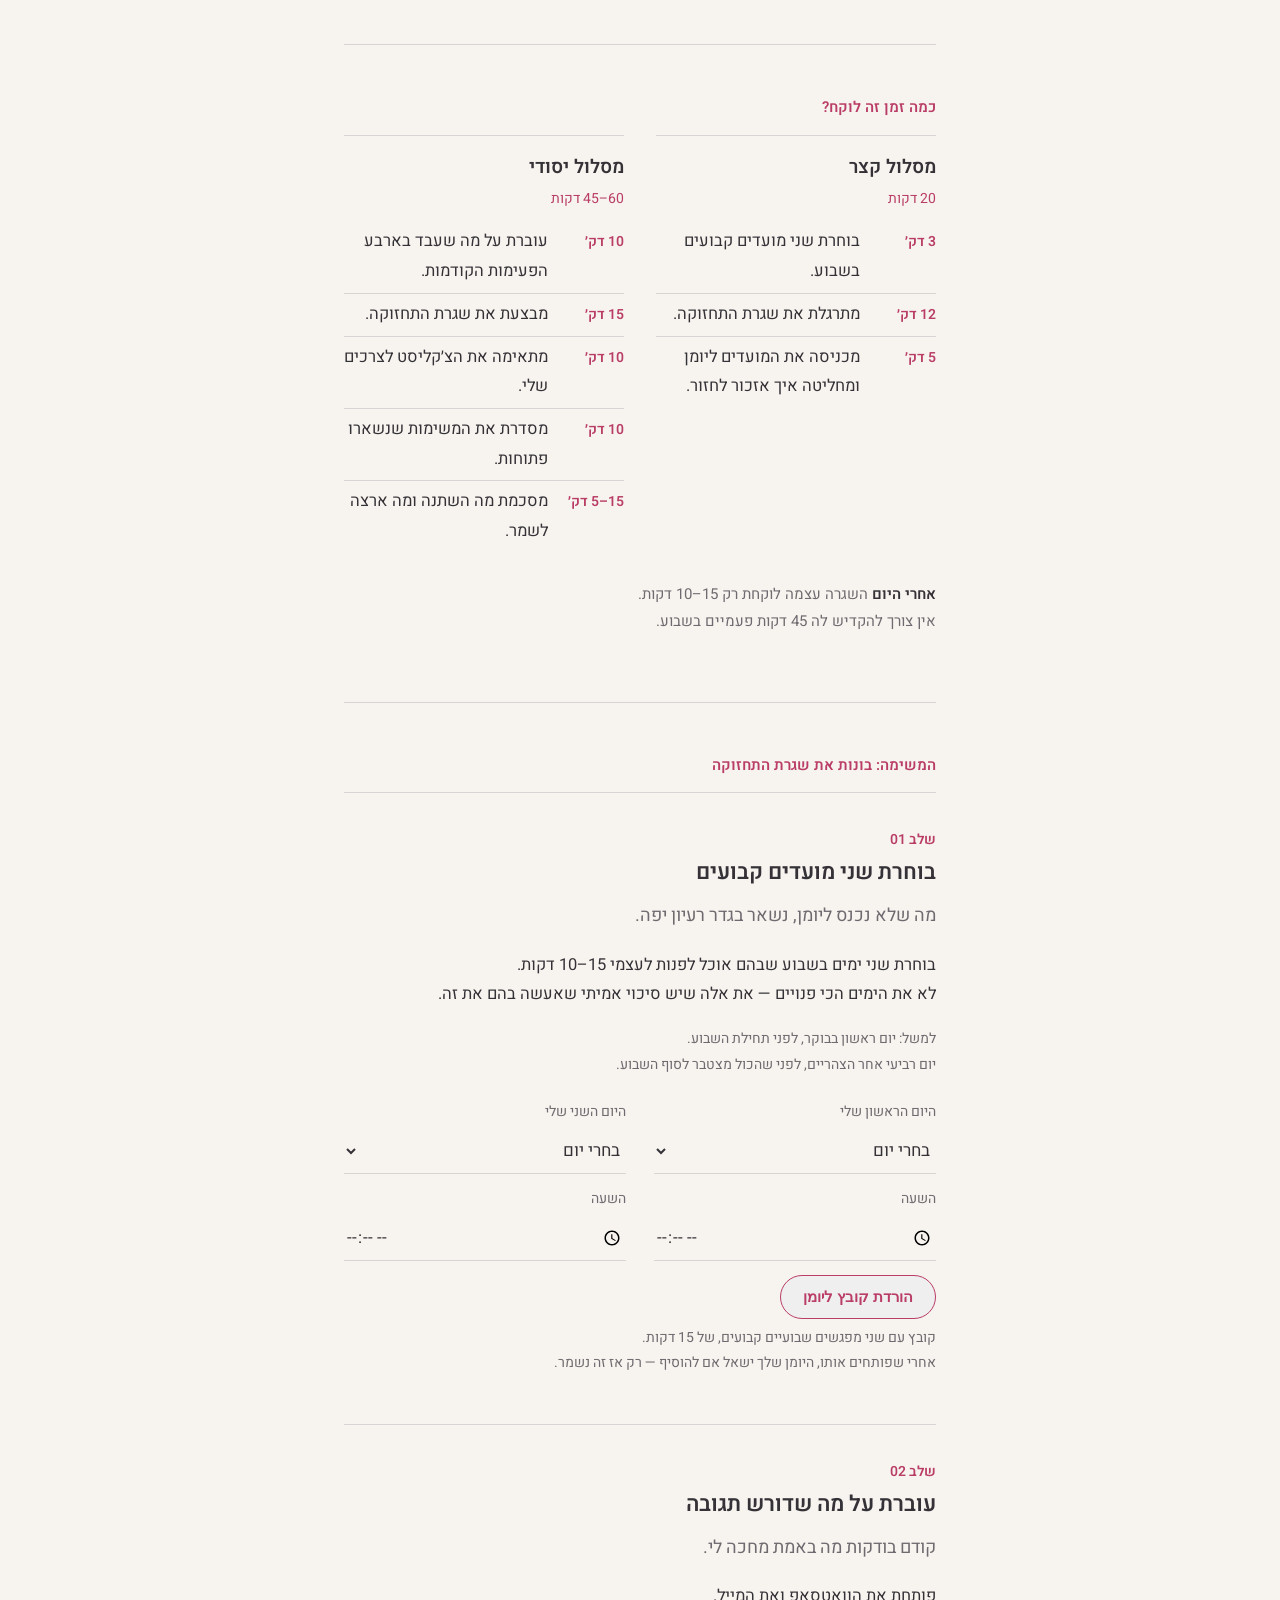
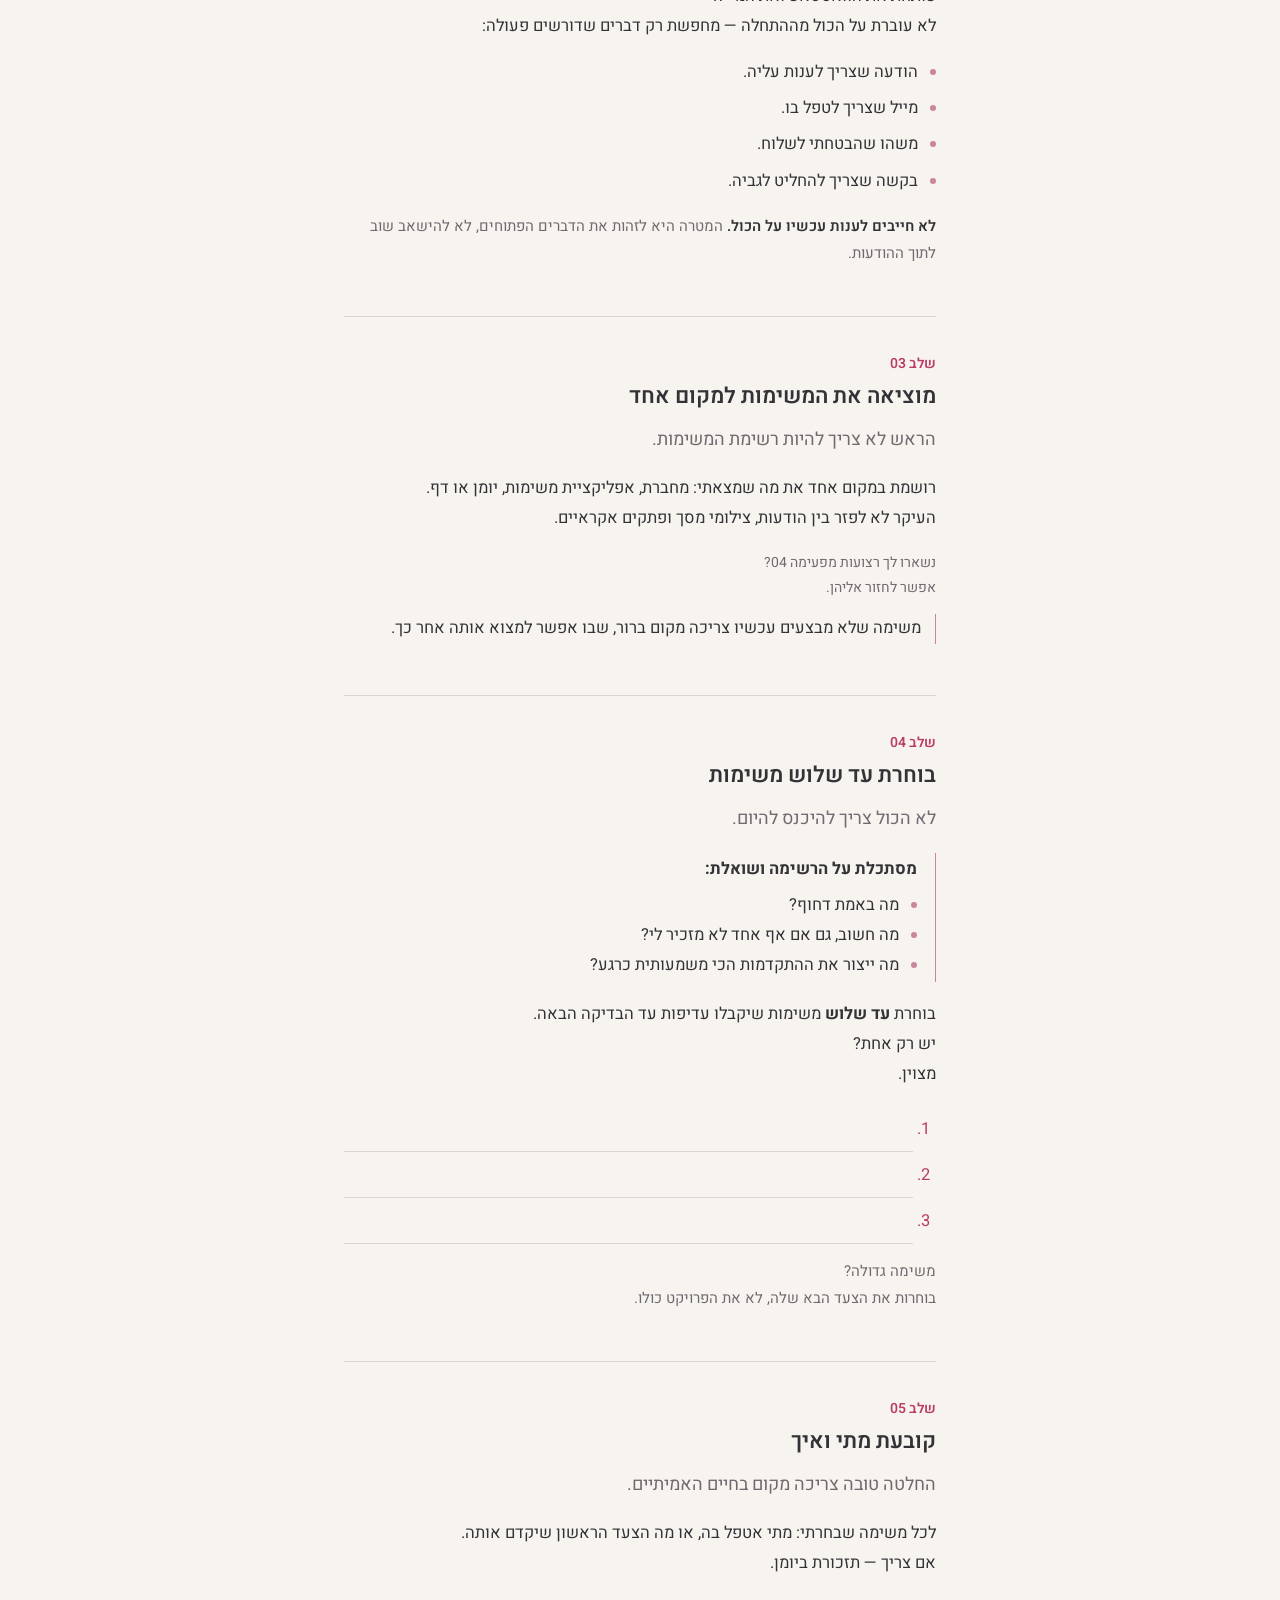
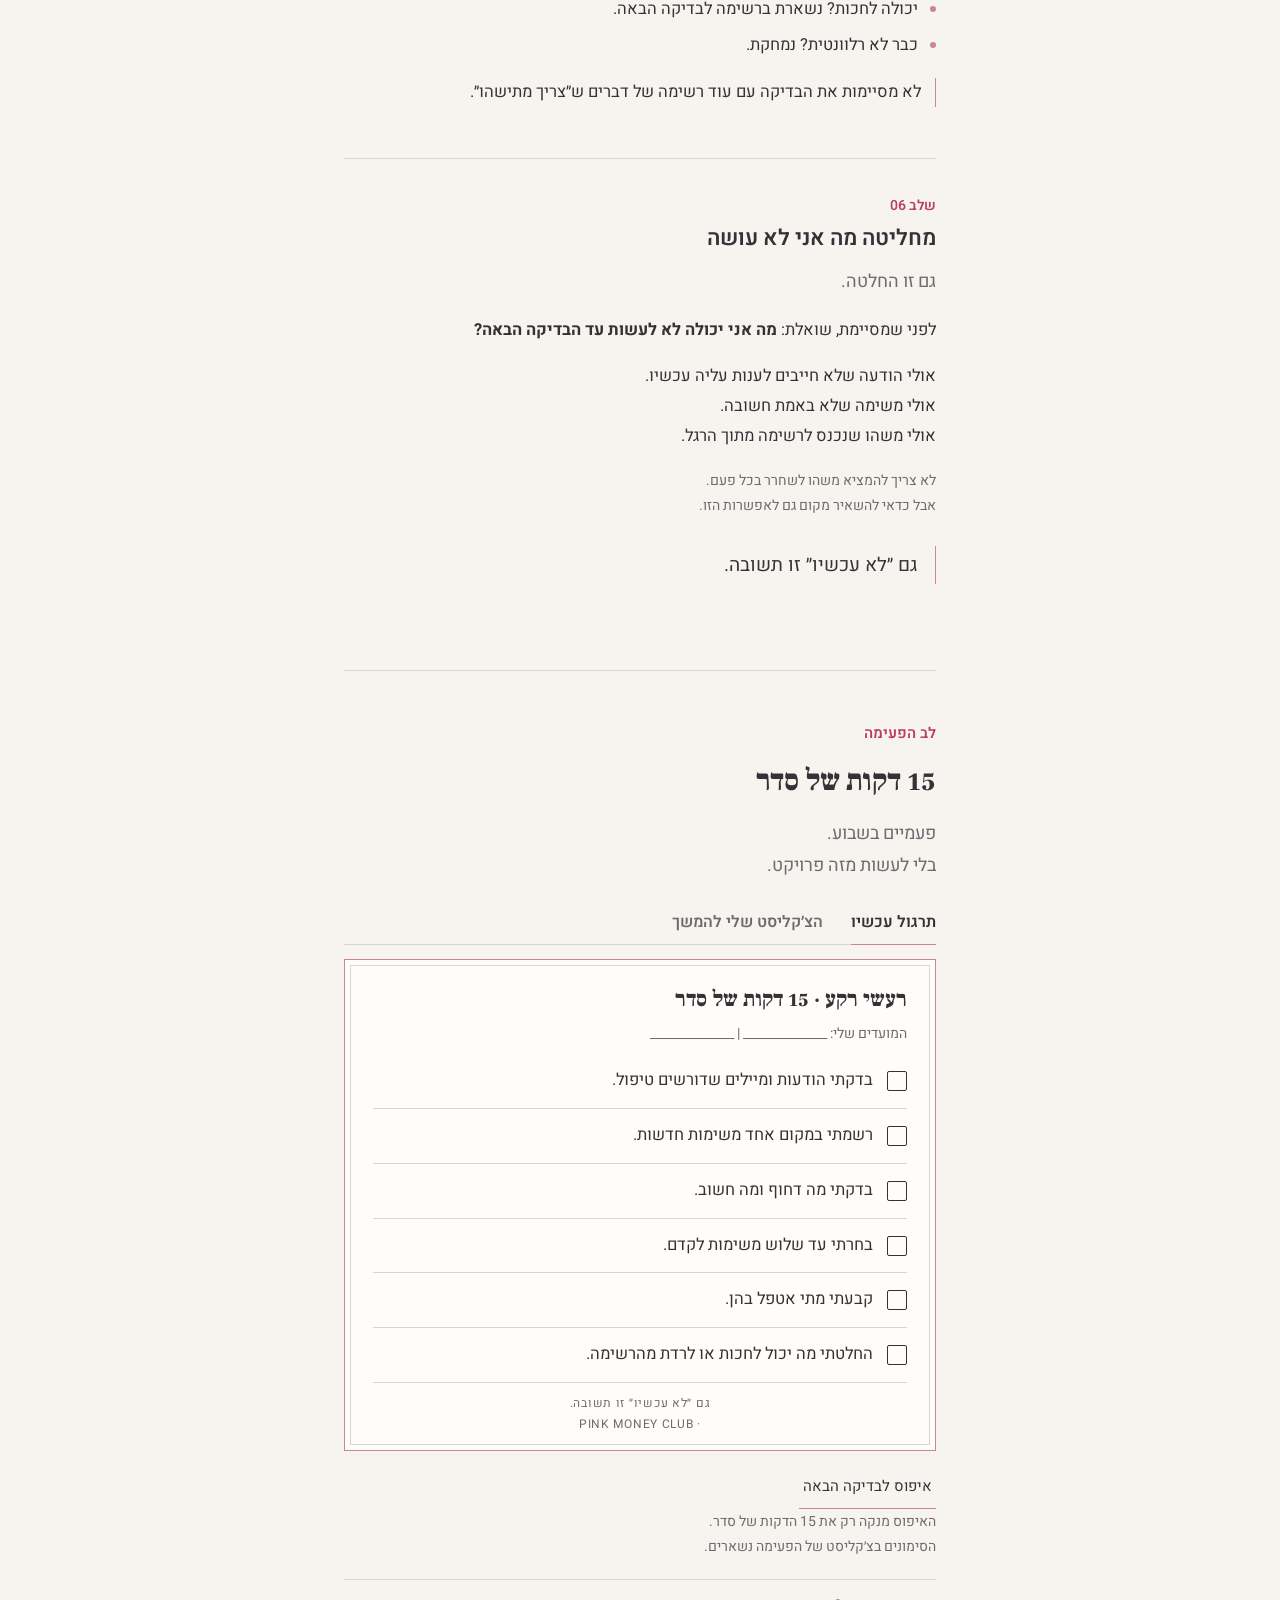
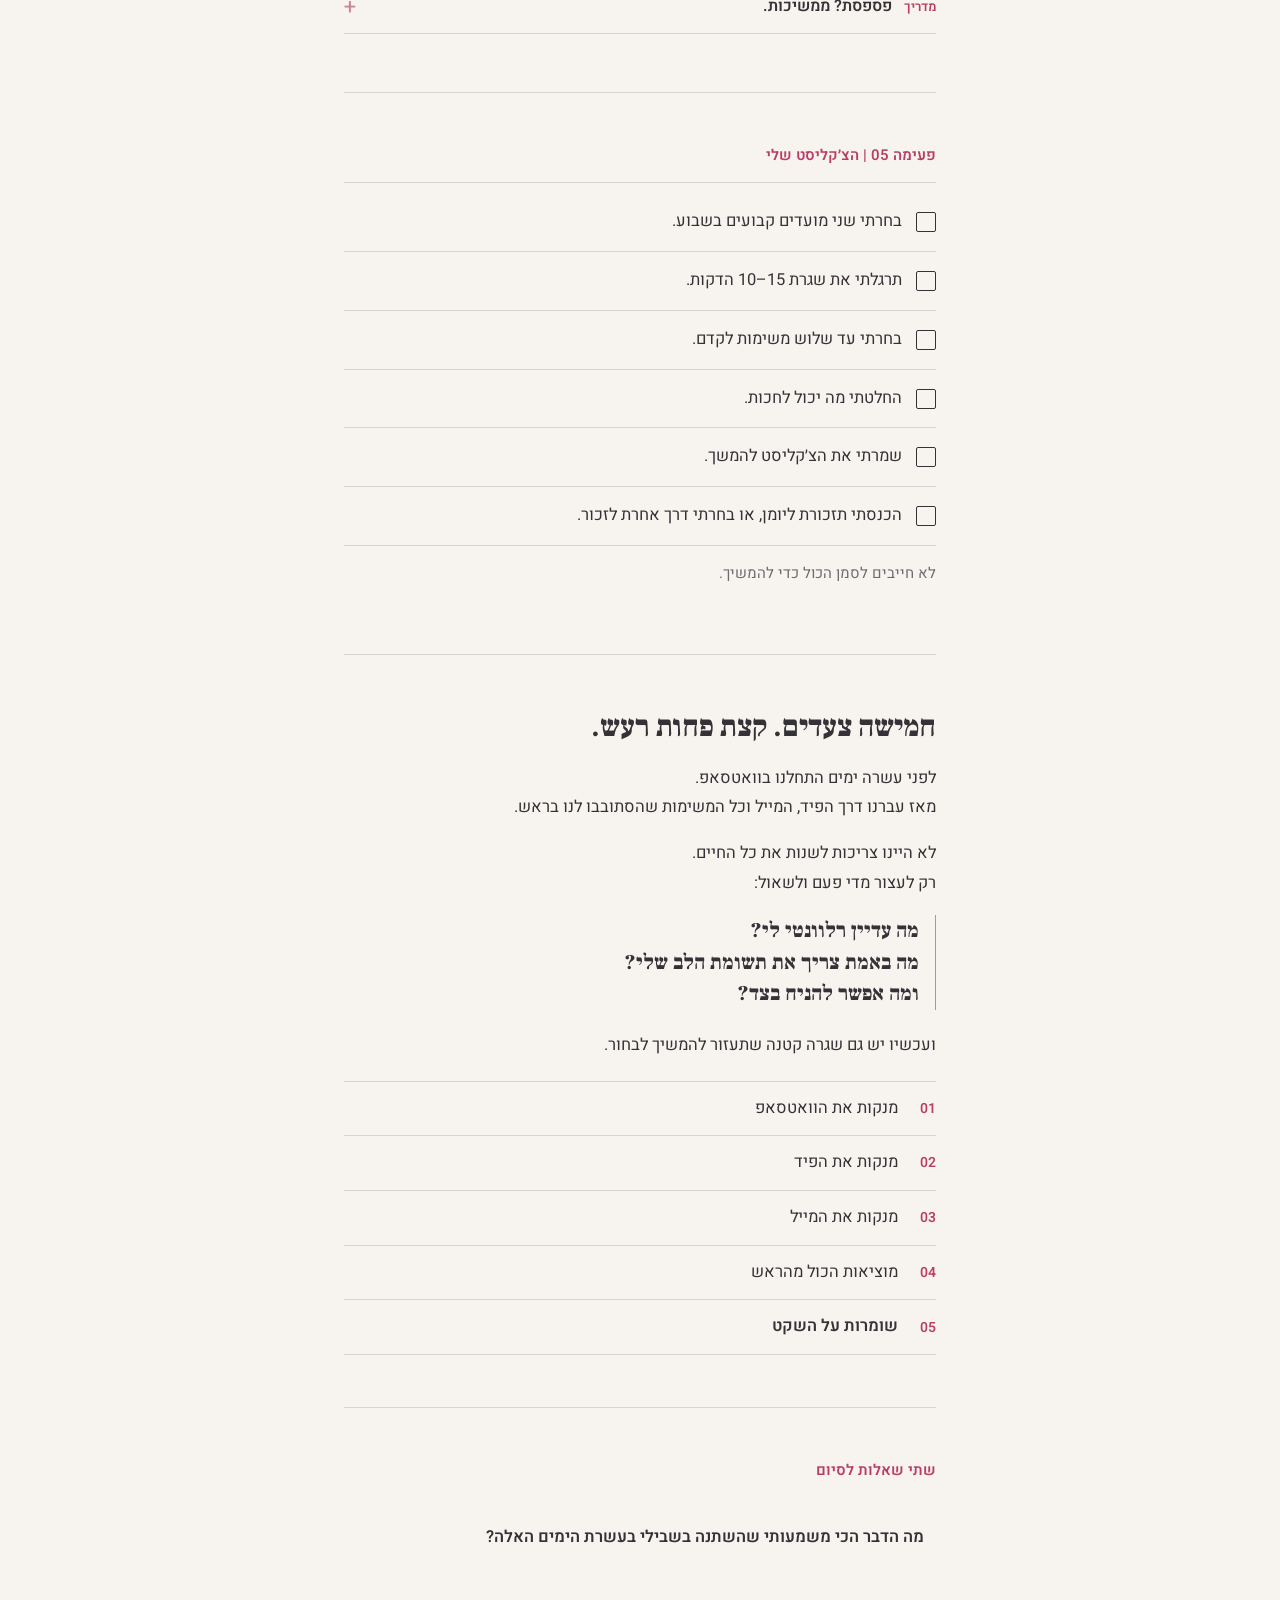
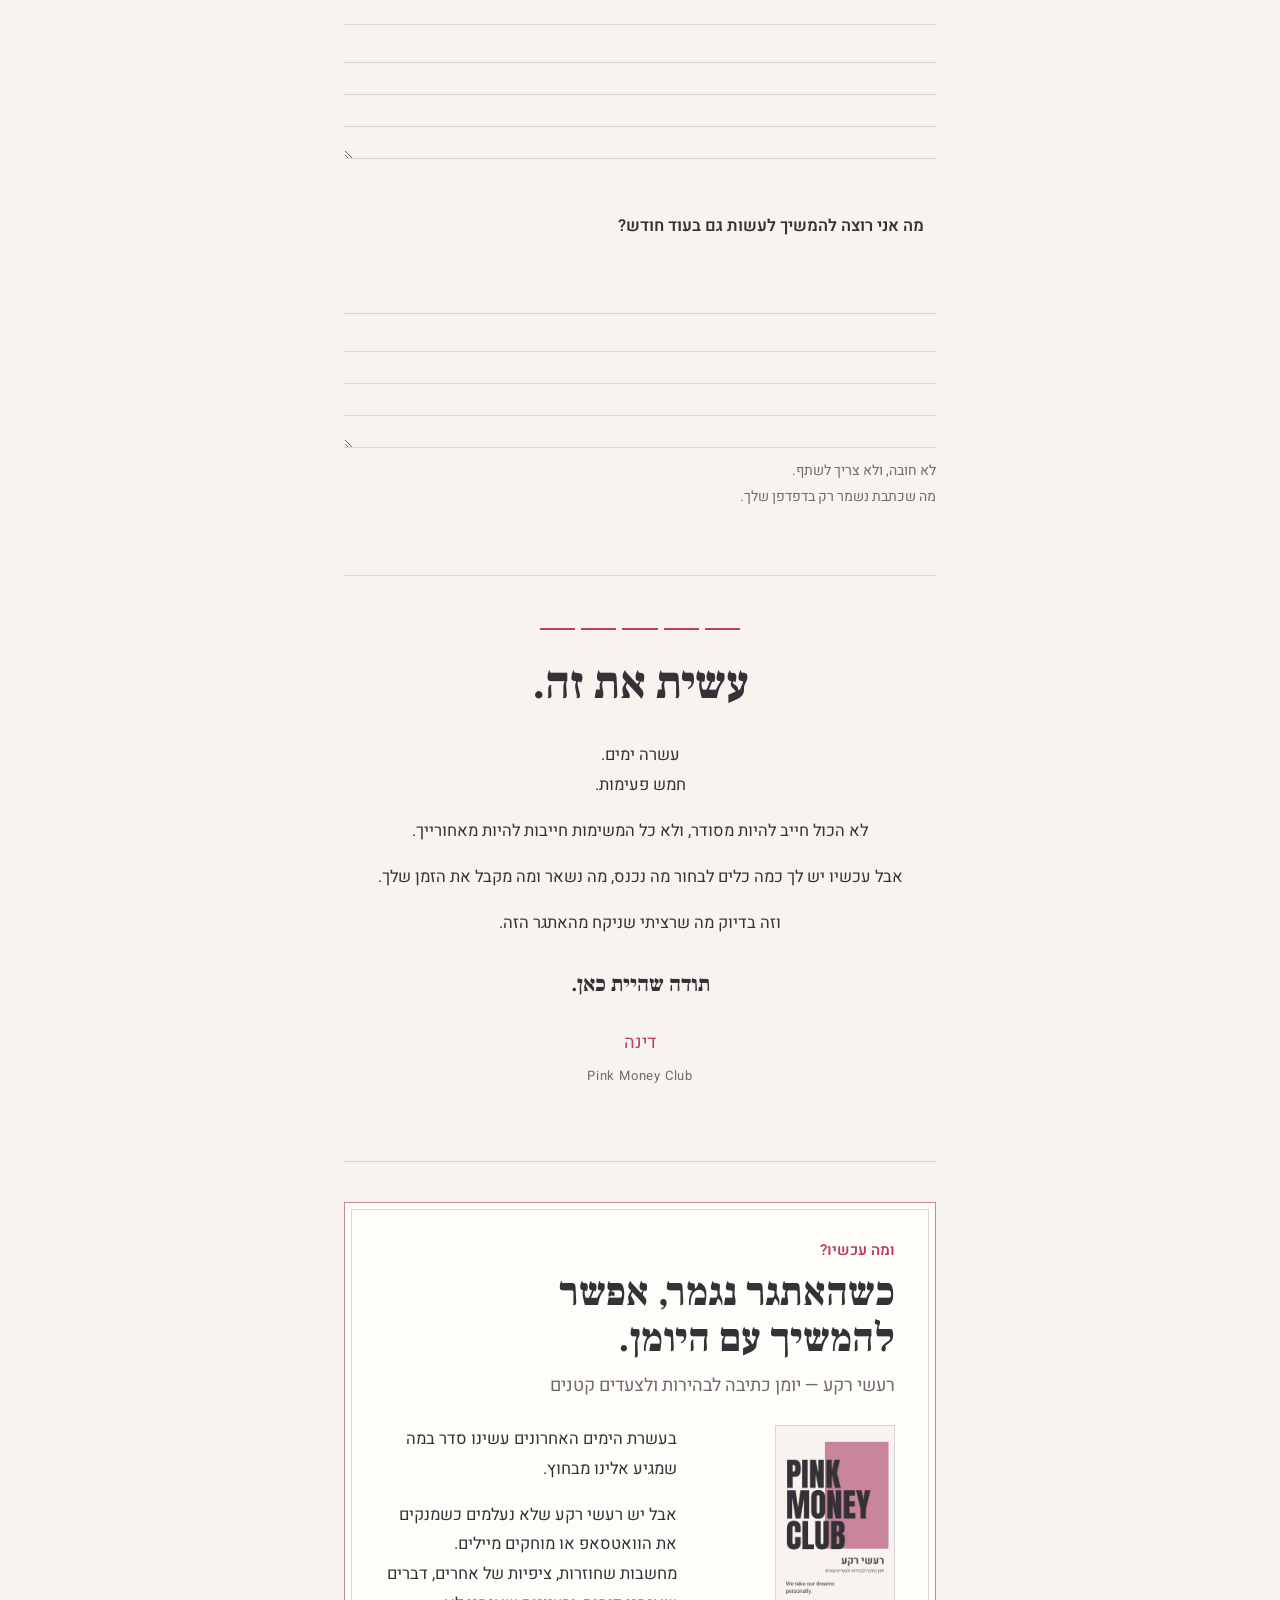
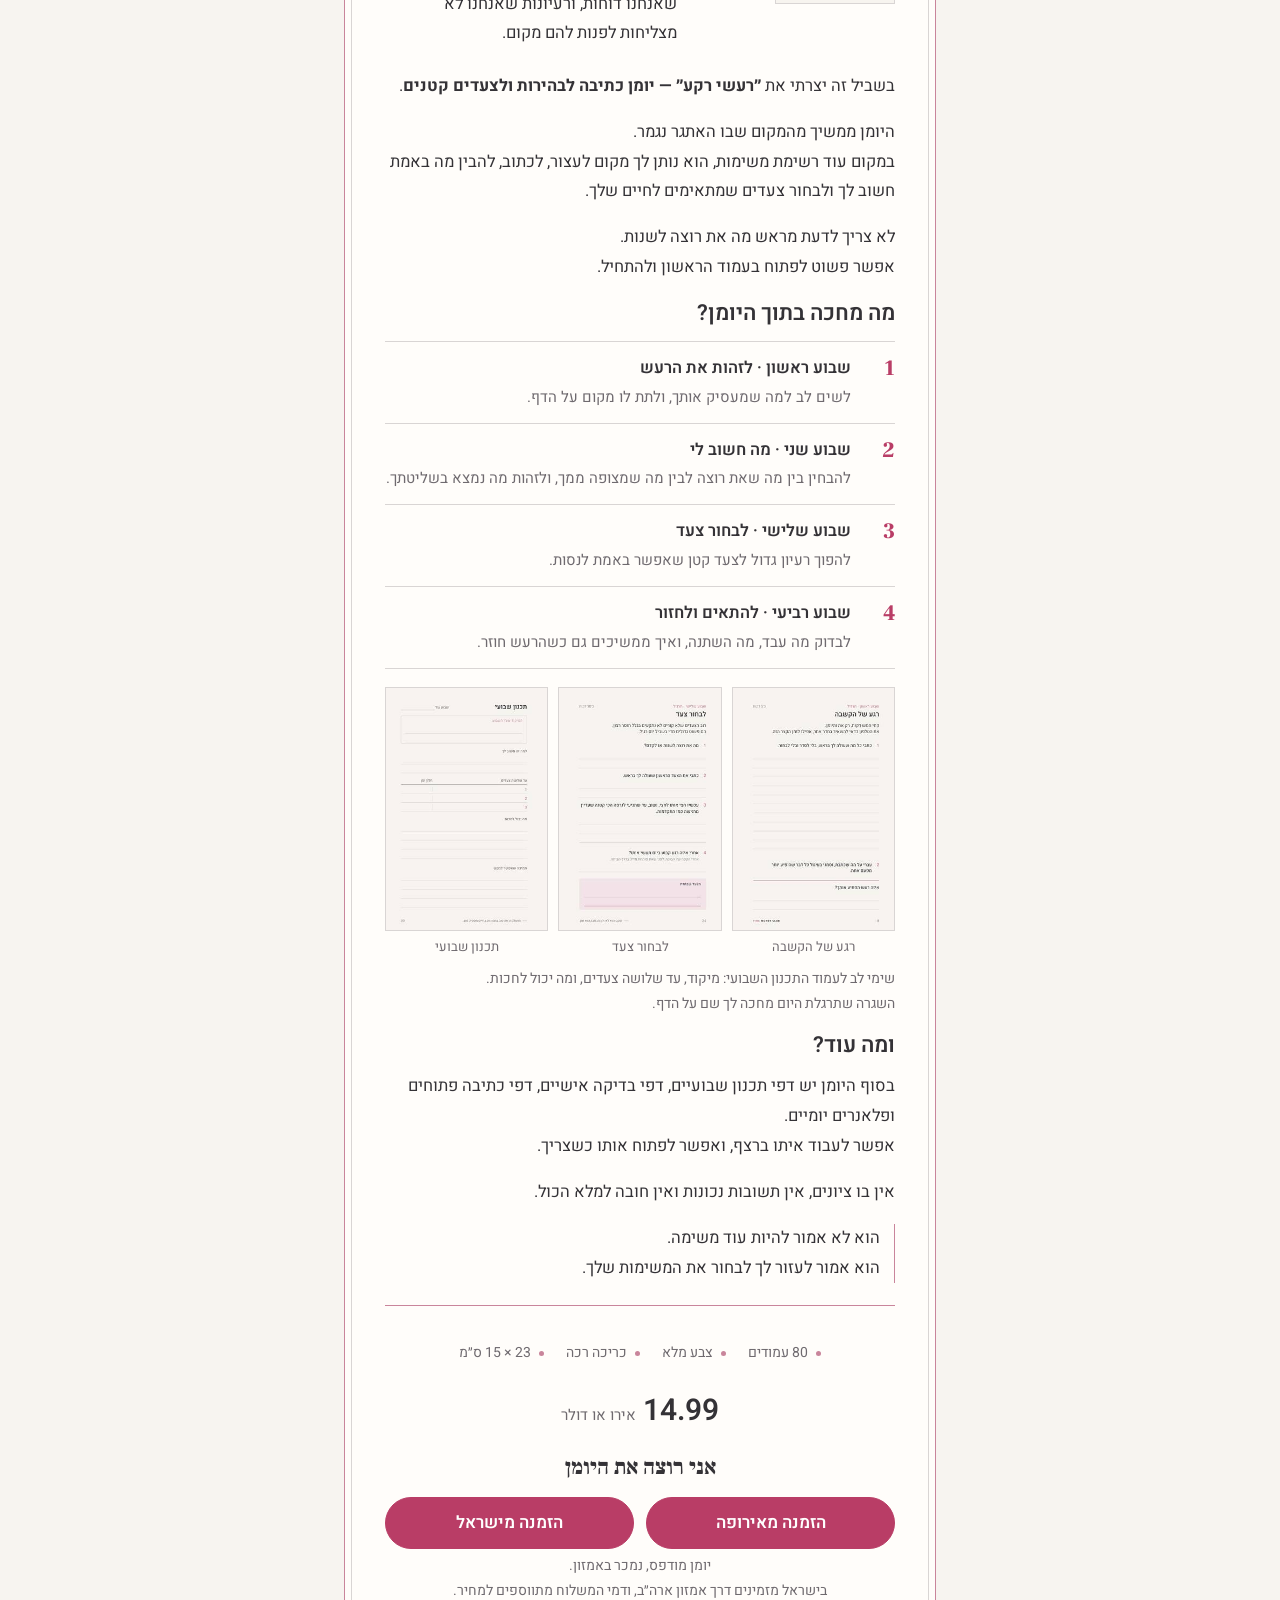
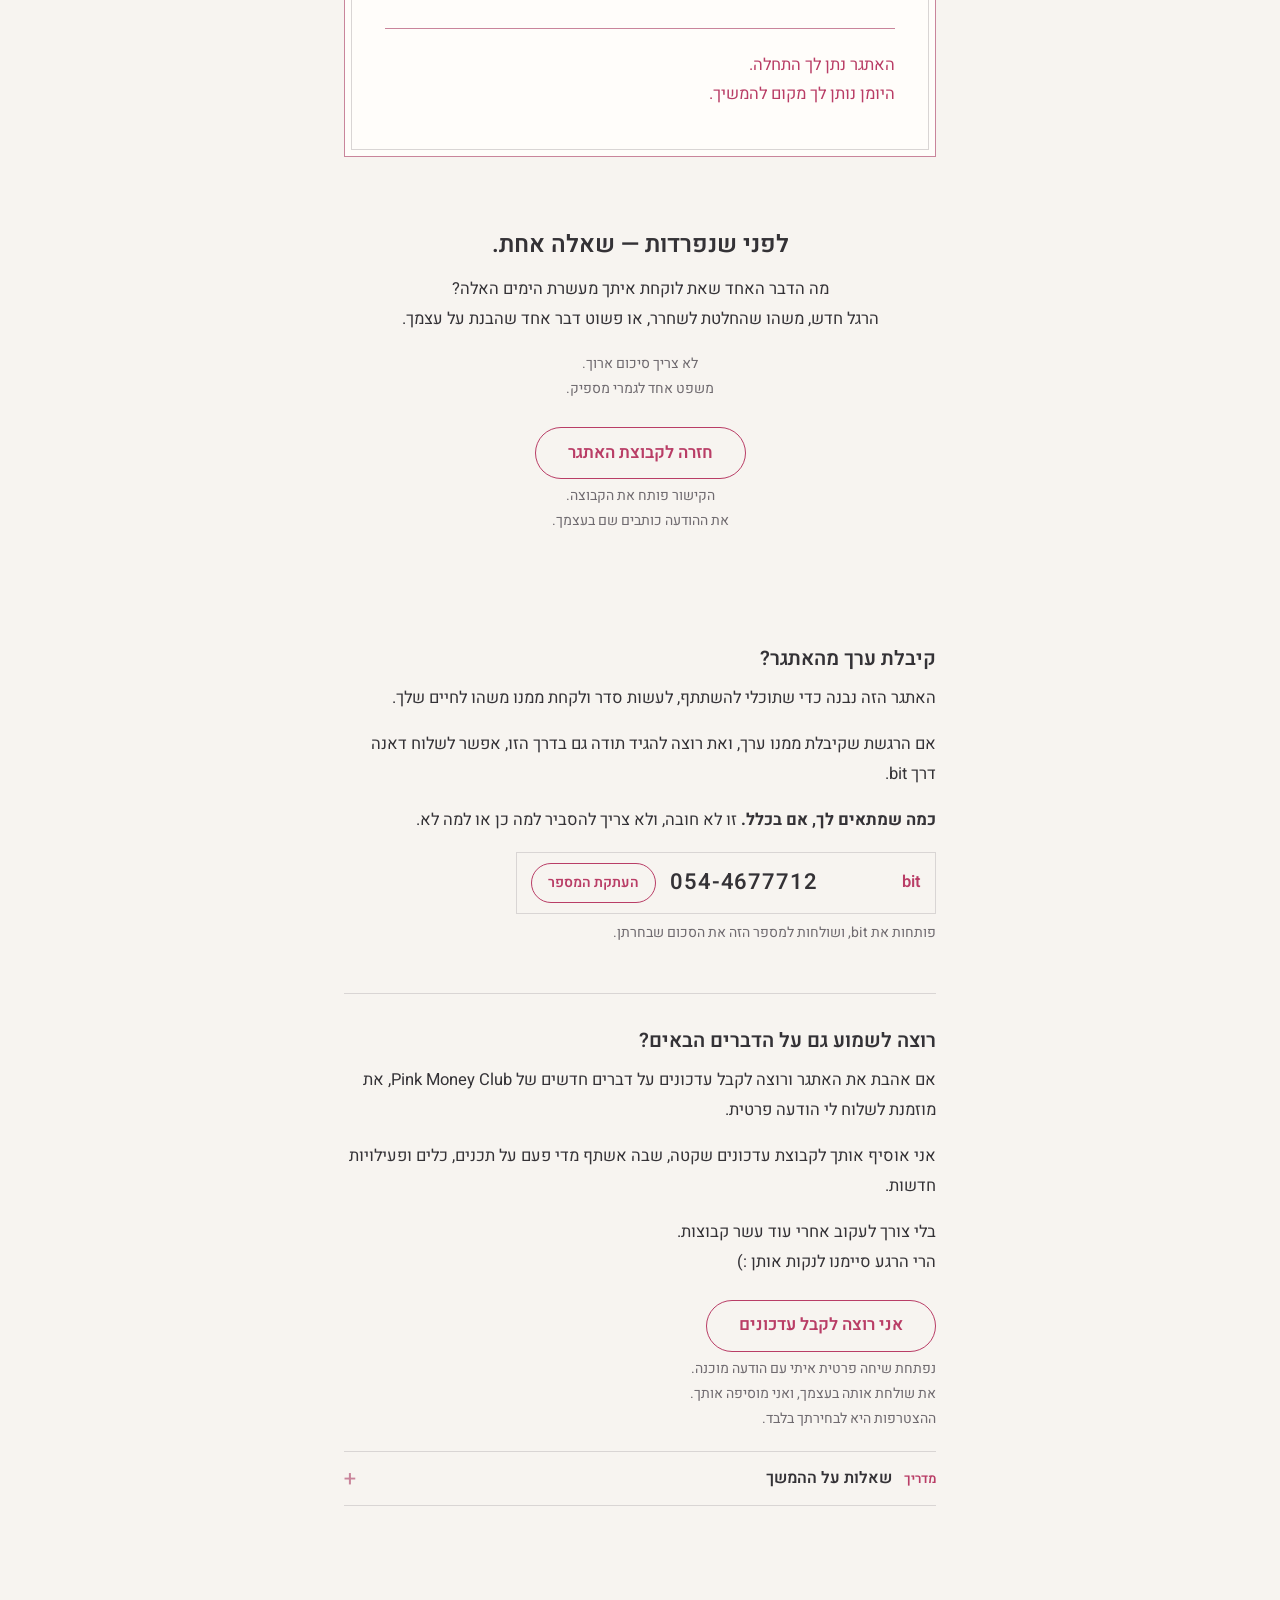
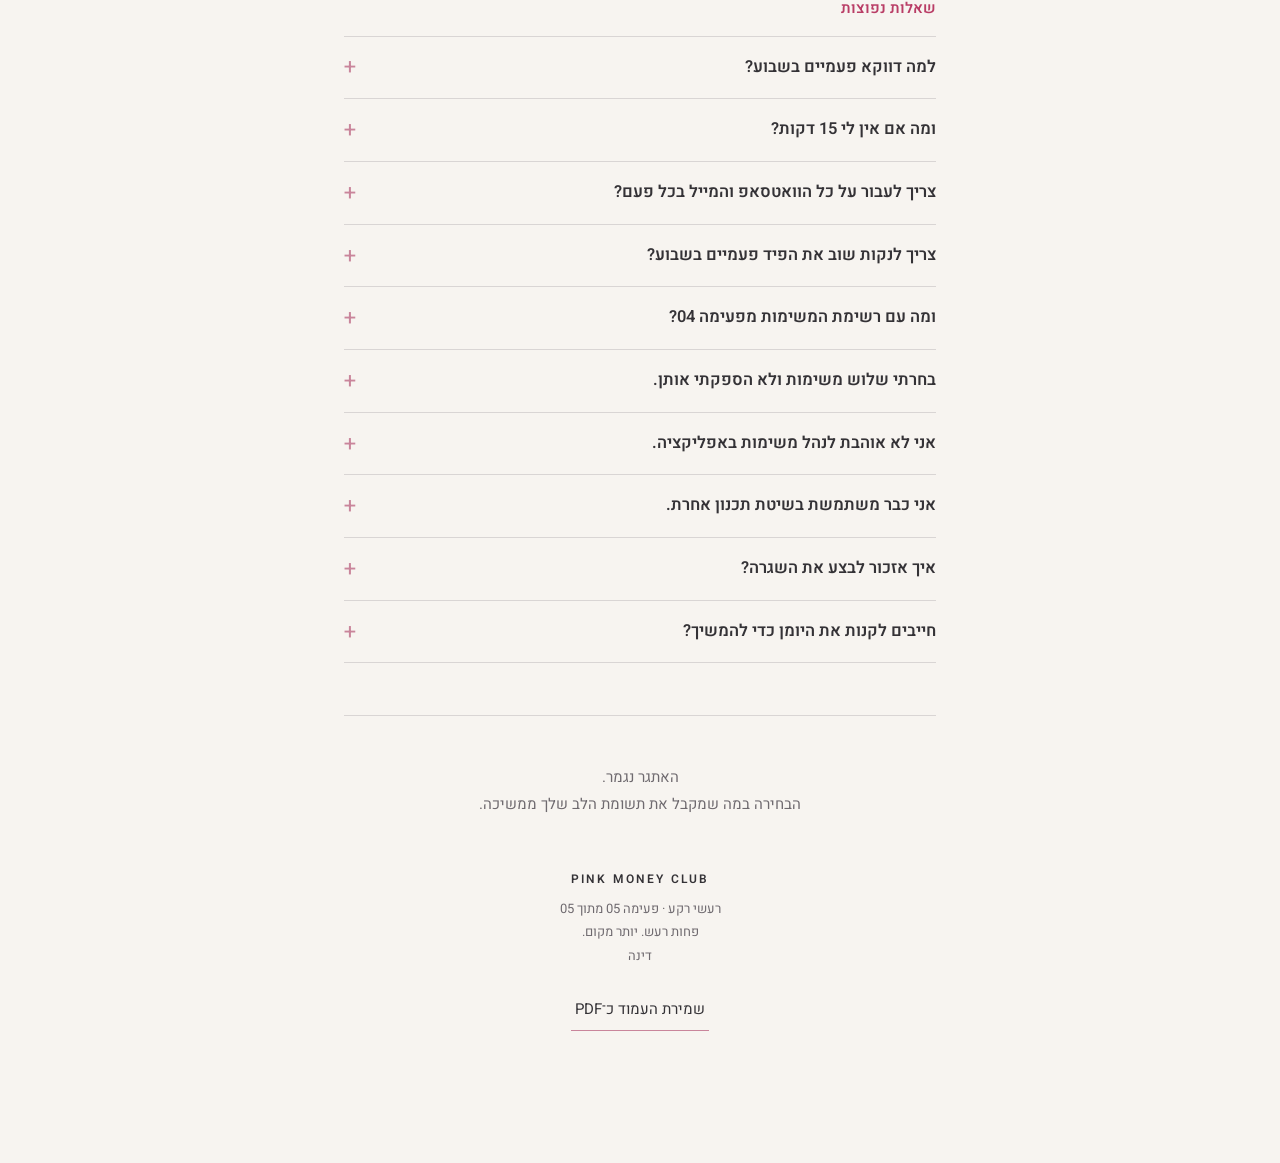
<file: pulse-05/index.html>
<!DOCTYPE html>
<html lang="he" dir="rtl">
<head>
<meta charset="utf-8">
<meta name="viewport" content="width=device-width, initial-scale=1">
<title>שומרות על השקט · פעימה 05</title>
<link rel="preconnect" href="https://fonts.googleapis.com">
<link rel="preconnect" href="https://fonts.gstatic.com" crossorigin>
<link href="https://fonts.googleapis.com/css2?family=Frank+Ruhl+Libre:wght@900&family=Heebo:wght@300;400;500;600&display=swap" rel="stylesheet">
<style>
/* VOICE: a quiet companion page to the printed journal — exact, useful, room to breathe.
   IDEA: one more page from the רעשי רקע journal, held next to the phone.
   PICTURE: none — the lined writing spaces and simple checkboxes are the page's only marks.
   COLOUR and TYPE: warm cream ground, charcoal titles and text, rose for small subheads and hairlines; Assistant throughout.
   LAYOUT: one narrow column, thin rules between sections, small 01 / 05 at the top, small signature at the bottom. */
:root{color-scheme:light;--bg:#F7F4F0;--ink:#343236;--rose:#C9859B;--deep:#B93D66;--soft:#6F6A6F;--line:#D9D5D4}
*{box-sizing:border-box;min-width:0}
html{scroll-padding-top:70px}
body{margin:0;background:var(--bg);color:var(--ink);font:16.5px/1.8 Heebo,"Segoe UI",Arial,sans-serif;font-weight:400;overflow-x:clip}
h1,h2,h3{font-family:inherit;margin:0 0 .6em;text-wrap:balance}
h1{font-family:"Frank Ruhl Libre",Georgia,serif;font-size:clamp(38px,10vw,56px);font-weight:900;line-height:1.08;color:var(--ink);letter-spacing:-.01em}
h2{font-size:15px;font-weight:600;color:var(--deep);line-height:1.4;margin-bottom:1.1em}
h3{font-size:22px;font-weight:600;color:var(--ink);line-height:1.3}
p{margin:0 0 1em}a{color:var(--ink);text-decoration-color:var(--rose);text-underline-offset:3px}
.wrap{max-width:640px;margin:0 auto;padding:0 24px}
section{padding:52px 0;border-bottom:1px solid var(--line)}
/* header */
.top{position:sticky;top:0;z-index:5;background:var(--bg);border-bottom:1px solid var(--line)}
.top .wrap{display:flex;align-items:center;gap:14px;padding-block:12px}
.crumb{white-space:nowrap;font-size:14px;color:var(--soft);letter-spacing:.02em}.crumb span{color:var(--ink)}
.pulses{display:flex;gap:4px;width:90px;flex:0 1 90px}
.pulses i{flex:1;height:2px;background:var(--line)}.pulses i.on{background:var(--deep)}
.count{font-size:13px;color:var(--soft);white-space:nowrap;margin-inline-start:auto;text-decoration:none;padding:12px 0;margin-block:-12px}
/* hero */
.hero{padding-top:56px}
.sub{font-size:20px;color:var(--soft);margin-bottom:1.4em;line-height:1.5}
.meta{display:flex;flex-wrap:wrap;gap:6px 18px;margin:0 0 36px;padding:0;list-style:none;font-size:14px;color:var(--soft)}
.meta li{white-space:nowrap}.meta li+li::before{content:"·";margin-inline-end:18px;color:var(--rose)}
.lead{font-size:20px;line-height:1.6}
.quote{border-inline-start:1px solid var(--rose);padding:2px 18px;margin:28px 0 0;font-size:19px}
ul.dots{padding-inline-start:1.1em;margin:0 0 1em}ul.dots li{margin-bottom:.4em}ul.dots li::marker{color:var(--rose)}
/* tracks */
.tracks{display:grid;grid-template-columns:repeat(auto-fit,minmax(min(100%,230px),1fr));gap:0 32px}
.track{padding:14px 0;border-top:1px solid var(--line)}
.track b{display:block;font-size:19px;font-weight:600}
.track .t{font-size:14px;color:var(--deep);white-space:nowrap}
.track p{color:var(--ink)}
/* steps */
.step{padding:34px 0;border-top:1px solid var(--line)}
.step .n{font-size:14px;color:var(--deep);font-weight:600;margin-bottom:6px}
.ask{border-inline-start:1px solid var(--rose);padding:2px 18px;margin:18px 0}
.ask ul{margin:.4em 0 0;padding-inline-start:1.1em}.ask li::marker{color:var(--rose)}
.note{font-size:15px;color:var(--soft);margin-top:14px}
.note b{color:var(--ink);font-weight:600}
.cats{margin:14px 0}
.cats div{padding:10px 0;border-bottom:1px solid var(--line)}.cats div:last-child{border:0}
.tags{display:flex;flex-wrap:wrap;gap:6px 22px;list-style:none;padding:0;margin:12px 0}
.tags li{font-size:16px}.tags li::before{content:"— ";color:var(--rose)}
/* checks */
.chk{display:flex;gap:14px;align-items:flex-start;padding:10px 0;cursor:pointer;min-height:44px}
.chk input{appearance:none;-webkit-appearance:none;flex:none;width:20px;height:20px;margin:5px 0 0;border:1px solid var(--ink);border-radius:2px;background:transparent;cursor:pointer;display:grid;place-content:center}
.chk input::after{content:"";width:10px;height:5px;border:solid var(--deep);border-width:0 0 1.5px 1.5px;transform:rotate(-45deg) translate(1px,-1px);opacity:0}
.chk input:checked{border-color:var(--deep)}.chk input:checked::after{opacity:1}
.chk input:checked+span{color:var(--soft)}
.chk input:focus-visible,button:focus-visible,a:focus-visible,summary:focus-visible,textarea:focus-visible{outline:2px solid var(--deep);outline-offset:3px}
.step .chk{margin-top:18px}
/* details */
details{border-top:1px solid var(--line)}
details:last-of-type{border-bottom:1px solid var(--line)}
summary{list-style:none;cursor:pointer;padding:16px 0;min-height:54px;font-weight:600;display:flex;align-items:center;gap:12px}
summary::-webkit-details-marker{display:none}
summary::after{content:"+";margin-inline-start:auto;flex:none;color:var(--rose);font-weight:400;font-size:22px;line-height:1}
details[open]>summary::after{content:"–"}
.body{padding:0 0 22px}
.big summary{font-size:20px}
.tabs{display:flex;gap:28px;border-bottom:1px solid var(--line);margin:0 0 20px}
.tabs button{min-height:44px;border:0;border-bottom:1px solid transparent;margin-bottom:-1px;background:transparent;color:var(--soft);font:600 16px Heebo,sans-serif;cursor:pointer;padding:0}
.tabs button[aria-selected=true]{color:var(--ink);border-color:var(--rose)}
.pane[hidden]{display:none}
.pane h4{display:none;margin:14px 0 4px;color:var(--rose);font-size:15px}
.body h3{font-size:17px;margin:18px 0 6px}
ol.how{padding-inline-start:1.3em;margin:.2em 0 1em}ol.how li{margin-bottom:.4em}ol.how li::marker{color:var(--rose)}
.setting{border-top:1px solid var(--line);padding-top:6px;margin-top:20px}
.path{font-weight:600}
.hl{border-inline-start:1px solid var(--rose);padding-inline-start:14px;margin-top:14px}
.extra .note{margin-top:8px}
/* final */
.final .chk{border-bottom:1px solid var(--line);padding:14px 0}
.bar{height:1px;background:var(--line);margin:0 0 10px}
.bar i{display:block;height:1px;width:0;background:var(--rose);transition:width .35s}
.done{margin-top:34px;font-size:18px}.done p:last-child{color:var(--deep)}
label.q{display:block;font-weight:600;margin:26px 0 6px}
textarea{width:100%;min-height:128px;font:17px/32px Heebo,sans-serif;color:var(--ink);background:transparent repeating-linear-gradient(to bottom,transparent 0 31px,var(--line) 31px 32px);background-attachment:local;border:0;border-radius:0;padding:0 2px;resize:vertical}
.small{font-size:14px;color:var(--soft)}
.share{text-align:center;padding:12px 0}
.share h3{font-size:24px}
.btn{display:inline-flex;align-items:center;justify-content:center;min-height:52px;padding:0 32px;border:1.5px solid var(--deep);color:var(--deep);font-weight:600;font-size:17px;text-decoration:none;margin:12px 0 4px;border-radius:99px}
.btn:hover{background:var(--deep);color:var(--bg)}
.book{text-align:center;padding:8px 0 0}.book p{margin:0 0 4px}.book .t{font-family:"Frank Ruhl Libre",Georgia,serif;font-weight:900;font-size:24px;color:var(--ink)}
.buy{list-style:none;padding:0;margin:6px 0 0;display:flex;flex-wrap:wrap;justify-content:center;gap:0 28px}
.book a{display:inline-block;min-height:44px;padding:10px 4px;color:var(--deep);font-weight:600;text-decoration-color:var(--rose)}
.share .sec{display:inline-block;padding:10px;min-height:44px;font-size:15px}
.help{list-style:none;padding:0;margin:0}.help li{border-bottom:1px solid var(--line)}
.help a{display:flex;justify-content:space-between;gap:10px;padding:12px 0;min-height:48px;text-decoration:none}
.help a::after{content:"↖";color:var(--rose)}
.help .u{display:none}
.margin{font-size:15px;color:var(--soft);text-align:center;padding:48px 0 0}
footer{text-align:center;padding:36px 0 56px;color:var(--soft);font-size:13px}
footer b{display:block;color:var(--ink);font-weight:600;font-size:12px;letter-spacing:.18em;margin-bottom:6px}
.pdf{margin-top:20px;background:transparent;border:0;border-bottom:1px solid var(--rose);color:var(--ink);min-height:44px;padding:0 4px;font:15px Heebo,sans-serif;cursor:pointer}
.pdfhint{display:none;font-size:13px;margin-top:8px}.pdfhint.on{display:block}
@media(max-width:340px){.pulses{display:none}}
@media(prefers-reduced-motion:reduce){*{transition:none!important}}
@media print{
 @page{margin:18mm 16mm}
 body{font-size:12pt;background:#F7F4F0;-webkit-print-color-adjust:exact;print-color-adjust:exact}
 .top{position:static}.count,.tabs,.pdf,.pdfhint,.noprint{display:none!important}
 section{padding:22px 0}
 .step,.setting,.ask,.final,.share{break-inside:avoid}
 details{border:0}summary{padding:6px 0;min-height:0}summary::after{display:none}.body{padding:0 0 10px}
 .pane[hidden]{display:block!important}.pane h4{display:block}
 .chk input::after{opacity:0!important}.chk input{border-color:var(--ink)!important}.chk input:checked+span{color:inherit}
 textarea{resize:none}
 .buy a::after{content:" · " attr(href);font-weight:400;font-size:9pt;color:var(--soft);direction:ltr}.buy{display:block}
 .help .u{display:block;font-size:10pt;color:var(--soft);direction:ltr;text-align:right}.help a::after{display:none}.help a{display:block;padding:6px 0}
}
.dtitle{font-size:15px;color:var(--deep);font-weight:600;margin:34px 0 0}
.rules{list-style:none;padding:0;margin:10px 0 0;border-top:1px solid var(--line)}
.rules li{display:grid;grid-template-columns:minmax(0,1fr) 36px minmax(0,1fr);align-items:center;gap:14px;padding:18px 0;border-bottom:1px solid var(--line)}
.rules .rq{color:var(--soft);line-height:1.5}
.rules .arr{height:1px;background:var(--rose);position:relative}
.rules .arr::after{content:"";position:absolute;inset-inline-end:-1px;top:-3px;width:6px;height:6px;border:solid var(--rose);border-width:1px 1px 0 0;transform:rotate(-135deg)}
.rules .to b{font-weight:600;font-size:19px;display:block;line-height:1.35}
.rules .to span{display:block;font-size:14px;color:var(--soft)}
@media(max-width:480px){.rules li{grid-template-columns:1fr;gap:2px}.rules .arr{display:none}.rules .rq{font-size:15px}}
.soft{color:var(--soft);font-size:18px}
.ex{border-inline-start:1px solid var(--line);padding-inline-start:14px;color:var(--soft)}
.chk.tight{margin-top:0}
.biz{border-top:1px solid var(--line);margin-top:22px;padding-top:18px}
.grp{font-size:14px;color:var(--deep);font-weight:600;margin:22px 0 0}
.final .grp:first-child{margin-top:4px}
#steps .step:first-child{padding-top:0;border-top:0}
.ask p{margin-bottom:.5em}
.guides{margin:20px 0 6px}
.guides details{border-top:1px solid var(--line);border-bottom:0}
.guides details:last-child{border-bottom:1px solid var(--line)}
.guide summary{font-size:16px;font-weight:600;color:var(--ink);padding:12px 0;min-height:50px}
.guide summary::before{content:"מדריך";font-size:13px;color:var(--deep);font-weight:600;flex:none}
.guide .body{padding-bottom:18px}
.guide .done-btn{display:block;margin:8px 0 0;background:transparent;border:0;border-bottom:1px solid var(--rose);color:var(--soft);font:14px Heebo,sans-serif;min-height:40px;padding:0 2px;cursor:pointer}
.goals li{grid-template-columns:110px minmax(0,1fr)}
.goals .rq{color:var(--ink)}
@media(max-width:480px){.goals li{grid-template-columns:1fr}}
.mins{list-style:none;padding:0;margin:8px 0 0}.mins li{display:flex;gap:12px;padding:6px 0;border-bottom:1px solid var(--line)}.mins li:last-child{border:0}
.mins span{flex:none;width:52px;color:var(--deep);font-size:14px;font-weight:600;padding-top:2px;white-space:nowrap}
.choice{margin:6px 0 0;border-top:1px solid var(--line)}
.choice .chk{border-bottom:1px solid var(--line);margin:0;padding:12px 0}
.chk input[type=radio]{border-radius:50%}
.chk input[type=radio]::after{width:10px;height:10px;border:0;border-radius:50%;background:var(--deep);transform:none}
.choice .chk input:checked+span{color:var(--ink);font-weight:600}
.pane bdi,.opt bdi{white-space:nowrap}
.opt{border-inline-start:1px solid var(--rose);padding:2px 14px;margin:16px 0 4px}
.opt .n{font-size:14px;color:var(--deep);font-weight:600;margin:0 0 4px}
.q-title{margin:20px 0 4px}
.topics{padding-inline-start:1.4em;margin:0 0 8px}.topics li::marker{color:var(--deep)}
.topics input{width:100%;font:17px Heebo,sans-serif;color:var(--ink);background:transparent;border:0;border-bottom:1px solid var(--line);padding:10px 2px;min-height:46px;border-radius:0}
.topics input:focus{outline:none;border-bottom-color:var(--deep)}
.end{font-family:"Frank Ruhl Libre",Georgia,serif;font-weight:900;font-size:30px}
.done p:last-child{color:var(--deep)}
.prev{display:inline-block;margin-top:14px;color:var(--soft);font-size:14px;min-height:44px;padding:10px}
@media print{.choice .chk input:checked::after,.chk input[type=radio]::after{opacity:0!important}.topics input{border-bottom:1px solid #999}.opt{break-inside:avoid}.tabs{display:none!important}}
.book2 .t{font-family:"Frank Ruhl Libre",Georgia,serif;font-weight:900;font-size:clamp(34px,8vw,44px);color:var(--ink);line-height:1.1;margin:0}
.book2 .bsub{color:var(--soft);font-size:18px;margin:4px 0 22px}
.weeks{list-style:none;padding:0;margin:8px 0 12px;border-top:1px solid var(--line);counter-reset:w}
.weeks li{counter-increment:w;display:grid;grid-template-columns:34px minmax(0,1fr);column-gap:10px;padding:12px 0;border-bottom:1px solid var(--line)}
.weeks li::before{content:counter(w);grid-row:span 2;color:var(--deep);font-family:"Frank Ruhl Libre",Georgia,serif;font-weight:900;font-size:22px;line-height:1.3}
.weeks b{font-weight:600}.weeks span{color:var(--soft);font-size:15px}
.facts{list-style:none;padding:0;margin:18px 0;display:flex;flex-wrap:wrap;gap:6px 22px;font-size:14px;color:var(--soft)}
.facts li{white-space:nowrap}.facts li::before{content:"";display:inline-block;width:5px;height:5px;border-radius:50%;background:var(--rose);margin-inline-end:8px;vertical-align:middle}
.buy2{display:flex;flex-wrap:wrap;gap:10px 12px;margin:6px 0 4px}
.buy2 .btn{margin:0;flex:1 1 180px}
.bwink{color:var(--deep);margin-top:22px}
@media print{.book2{break-inside:avoid}.buy2 .btn::after{content:" · " attr(href);font-weight:400;font-size:8pt;direction:ltr}}
.book2{border:1px solid var(--rose);background:#FFFDFA;padding:34px clamp(20px,5vw,40px) 30px;margin:40px 0 8px;position:relative}
.book2::before{content:"";position:absolute;inset:6px;border:1px solid var(--line);pointer-events:none}
.book2>*{position:relative}
.book2 .kicker{font-size:13px;color:var(--soft);letter-spacing:.04em;margin:0 0 14px}
@media(max-width:480px){.book2{margin-inline:-8px}}
@media print{.book2{background:#FFFDFA}}
.choice .chk small{display:block;font-weight:400;font-size:15px;color:var(--soft);margin-top:2px}
.route-ai{margin-top:18px;border:1px solid var(--line)!important;padding:0 16px}
.route-ai>summary{font-weight:600}
.ai-step{border-top:1px solid var(--line);padding:16px 0 6px}
.ai-step .n,.warn .n{font-size:14px;color:var(--deep);font-weight:600;margin:0 0 4px}
.prompt-box{border:1px solid var(--line);background:#FFFDFA;margin:14px 0 6px}
.prompt-head{display:flex;justify-content:space-between;align-items:center;border-bottom:1px solid var(--line);padding:6px 12px;font-size:14px;color:var(--soft)}
.copy{min-height:40px;padding:0 16px;border:1px solid var(--deep);color:var(--deep);background:transparent;border-radius:99px;font:600 14px Heebo,sans-serif;cursor:pointer}
.copy:hover{background:var(--deep);color:var(--bg)}
#prompt{margin:0;padding:14px;white-space:pre-wrap;font:15px/1.75 Heebo,sans-serif;color:var(--ink);direction:rtl;text-align:right}
.copied{margin:0 12px 10px;color:var(--deep)}
.warn{border-inline-start:1px solid var(--deep);padding:2px 16px;margin:16px 0}
code{font-size:15px;background:#FFFDFA;border:1px solid var(--line);padding:1px 6px;white-space:nowrap}
.sort li{grid-template-columns:minmax(0,1fr) 36px minmax(0,1fr)}
@media(max-width:480px){.sort li{grid-template-columns:1fr}}
@media print{.route-ai{border:0!important;padding:0}.prompt-box,.ai-step,.warn{break-inside:avoid}}
.bookhead{display:grid;grid-template-columns:minmax(0,1fr);gap:18px;margin:6px 0 20px}
@media(min-width:620px){.bookhead{grid-template-columns:auto minmax(0,1fr);align-items:end}}
.covers{display:flex;gap:10px;margin:0}
.covers img{width:clamp(88px,24vw,120px);height:auto;border:1px solid var(--line);display:block}
.tryit{border-top:1px solid var(--rose);border-bottom:1px solid var(--rose);padding:18px 0 10px;margin:20px 0}
.tryit .n{font-size:14px;color:var(--deep);font-weight:600;margin:0 0 4px}
.tryit .how>li{margin-bottom:18px}
.lined{width:100%;min-height:160px;font:17px/32px Heebo,sans-serif;color:var(--ink);background:transparent repeating-linear-gradient(to bottom,transparent 0 31px,var(--line) 31px 32px);background-attachment:local;border:0;padding:0 2px;resize:vertical;margin-top:6px}
.lined.short{min-height:96px}
.line{width:100%;font:17px Heebo,sans-serif;color:var(--ink);background:transparent;border:0;border-bottom:1px solid var(--line);padding:8px 2px;min-height:44px;border-radius:0}
.line:focus,.lined:focus{outline:none;border-bottom-color:var(--deep)}
.pick{list-style:none;padding:0;margin:0}
.pick li{display:flex;align-items:center;gap:8px;flex-wrap:wrap;padding:8px 0;border-bottom:1px solid var(--line)}
.pick .it{flex:1 1 140px;padding:2px 8px}
.pick .it.drop{border:1.5px solid var(--deep);border-radius:99px}
.pick .it.later{text-decoration:underline;text-decoration-color:var(--deep);text-decoration-thickness:2px;text-underline-offset:5px}
.pick button{min-height:38px;padding:0 12px;border:1px solid var(--line);background:transparent;color:var(--soft);border-radius:99px;font:14px Heebo,sans-serif;cursor:pointer}
.pick button[aria-pressed=true]{border-color:var(--deep);color:var(--deep);font-weight:600}
.pick .pb{display:flex;gap:6px;flex:none}
.pick .empty{border:0;color:var(--soft)}
@media print{.tryit{break-inside:avoid}.pick button{display:none}.covers img{width:90px}}
.supplies{border-top:1px solid var(--line)}.supplies .chk{border-bottom:1px solid var(--line);margin:0;padding:10px 0}
.mins span{width:64px}
.strips{display:block;width:180px;max-width:60%;height:auto;margin:6px 0 14px}
.defs{display:grid;grid-template-columns:auto minmax(0,1fr);gap:8px 14px;margin:12px 0 4px}
.defs dt{color:var(--deep);font-weight:600}.defs dd{margin:0}
.mx-title{margin-top:30px}
.matrix{display:grid;grid-template-columns:30px minmax(0,1fr) minmax(0,1fr);border-top:1px solid var(--line);margin:8px 0 6px}
.mx-col{text-align:center;font-size:14px;font-weight:600;color:var(--deep);padding:8px 4px;border-bottom:1px solid var(--line)}
.mx-row{display:flex;align-items:center;justify-content:center;border-bottom:1px solid var(--line);border-inline-end:1px solid var(--line)}
.mx-row span{writing-mode:vertical-rl;transform:rotate(180deg);font-size:14px;font-weight:600;color:var(--deep);white-space:nowrap}
.q{padding:16px 12px;min-height:118px;border-bottom:1px solid var(--line);display:flex;flex-direction:column;gap:6px}
.q+.q{border-inline-start:1px solid var(--line)}
.q .combo{font-size:13px;color:var(--soft)}
.q b{font-size:clamp(16px,4.4vw,19px);font-weight:600;line-height:1.35}
.cols{display:flex;gap:18px;margin:6px 0 2px}.cols span{color:var(--deep);font-size:14px;font-weight:600;border-bottom:1px solid var(--ink);padding:0 2px 2px;min-width:56px}
.bridge{font-size:15px;color:var(--soft);border-inline-start:1px solid var(--rose);padding-inline-start:10px;margin:6px 0 0}
.picks3{display:grid;gap:4px;margin:14px 0 6px}.picks3 label{display:flex;flex-direction:column;margin-top:12px}.picks3 label .small{font-weight:400}
.areas li{grid-template-columns:90px minmax(0,1fr)}
@media print{.matrix{break-inside:avoid}.mx-row span{transform:rotate(180deg)}}
.slots{display:grid;grid-template-columns:repeat(auto-fit,minmax(min(100%,220px),1fr));gap:4px 28px;margin:14px 0 8px}
.slot{display:grid;gap:4px}.slot label{font-size:14px;color:var(--soft);margin-top:8px}
.slot select,.slot input{font:17px Heebo,sans-serif;color:var(--ink);background:transparent;border:0;border-bottom:1px solid var(--line);min-height:46px;padding:6px 2px;border-radius:0;width:100%}
.slot select:focus,.slot input:focus{outline:none;border-bottom-color:var(--deep)}
.ics{margin:14px 0 0}.small-btn{min-height:44px;font-size:15px;padding:0 22px;margin:0 0 6px}
.modes{margin:18px 0 14px}.modes button{flex:none}
.keepcard{border:1px solid var(--rose);background:#FFFDFA;padding:20px clamp(16px,4vw,28px) 14px;position:relative}
.keepcard::before{content:"";position:absolute;inset:5px;border:1px solid var(--line);pointer-events:none}
.keepcard>*{position:relative}
.kc-title{font-family:"Frank Ruhl Libre",Georgia,serif;font-weight:900;font-size:22px;margin:0}
.kc-when{font-size:14px;color:var(--soft);margin:2px 0 8px}
.maint .chk{border-bottom:1px solid var(--line);margin:0;padding:12px 0}
.keepcard.clean .chk input:checked::after{opacity:0}.keepcard.clean .chk input:checked{border-color:var(--ink)}.keepcard.clean .chk input:checked+span{color:var(--ink)}
.kc-foot{font-size:12px;color:var(--soft);letter-spacing:.06em;margin:10px 0 0;text-align:center}
.reset{margin-top:14px;background:transparent;border:0;border-bottom:1px solid var(--rose);color:var(--ink);min-height:44px;padding:0 4px;font:15px Heebo,sans-serif;cursor:pointer}
.mode-later{margin-top:16px}
.asks{font-family:"Frank Ruhl Libre",Georgia,serif;font-weight:900;font-size:21px;line-height:1.5;border-inline-start:1px solid var(--rose);padding-inline-start:16px}
.journey{list-style:none;padding:0;margin:20px 0 0;border-top:1px solid var(--line)}
.journey a{display:flex;gap:14px;align-items:center;padding:12px 0;border-bottom:1px solid var(--line);text-decoration:none;min-height:48px}
.journey span{color:var(--deep);font-weight:600;font-size:14px;width:24px}
.journey a[aria-current]{font-weight:600}
.finale{text-align:center}
.allbar{display:flex;gap:6px;max-width:200px;margin:0 auto 24px}.allbar i{flex:1;height:2px;background:var(--deep)}
.end.big{font-size:clamp(34px,8vw,46px)}
.thanks{font-family:"Frank Ruhl Libre",Georgia,serif;font-weight:900;font-size:22px;margin-top:26px}
.sign{color:var(--deep);font-size:18px}.sign span{font-size:13px;color:var(--soft);letter-spacing:.06em}
.sale{border-width:1.5px}
.kicker2{font-size:15px;color:var(--deep);font-weight:600;margin:0 0 6px}
.sale-h{font-family:"Frank Ruhl Libre",Georgia,serif;font-weight:900;font-size:clamp(28px,7vw,40px);color:var(--ink);line-height:1.15;margin:0 0 8px}
.sale-top{display:grid;grid-template-columns:minmax(0,1fr);gap:18px;margin:8px 0 6px}
@media(min-width:620px){.sale-top{grid-template-columns:200px minmax(0,1fr);align-items:start}}
.cover-big{width:min(200px,60%);height:auto;border:1px solid var(--line);display:block}
.weeks li{grid-template-columns:34px minmax(0,1fr)}
.peek{display:grid;grid-template-columns:repeat(3,minmax(0,1fr));gap:10px;margin:18px 0 8px}
.peek figure{margin:0}.peek img{width:100%;height:auto;border:1px solid var(--line);display:block}
.peek figcaption{font-size:13px;color:var(--soft);margin-top:4px;text-align:center}
.buybox{border-top:1px solid var(--rose);border-bottom:1px solid var(--rose);padding:16px 0 10px;margin:22px 0 8px;text-align:center}
.buybox .facts{justify-content:center}
.price{font-size:30px;font-weight:600;margin:4px 0}.price span{font-size:15px;font-weight:400;color:var(--soft)}
.buy-l{font-family:"Frank Ruhl Libre",Georgia,serif;font-weight:900;font-size:22px;margin:10px 0 10px}
.btn.solid{background:var(--deep);color:#fff}.btn.solid:hover{background:var(--ink);border-color:var(--ink)}
.quiet{padding-block:34px}.quiet h3{font-size:20px}
.bit{display:flex;align-items:center;gap:14px;flex-wrap:wrap;border:1px solid var(--line);padding:10px 14px;margin:12px 0 6px;max-width:420px}
.bit-l{font-weight:600;color:var(--deep)}.bit-n{font-size:22px;font-weight:600;letter-spacing:.04em;flex:1;white-space:nowrap}
#updates .btn{margin-top:6px}
@media print{
 .ics,.modes,.mode-now,.mode-later{display:none!important}
 .keepcard .chk input::after{opacity:0!important}
 .sale,.buybox,.keepcard,.finale{break-inside:avoid}
 body.print-cl main>*,body.print-cl header,body.print-cl footer{display:none!important}
 body.print-cl main>#keep{display:block!important;border:0;padding:0}
 body.print-cl #keep>*:not(.keepcard){display:none!important}
 body.print-cl .keepcard{margin-top:30mm;font-size:14pt}
 body.print-cl .kc-title{font-size:26pt}
}
.teaser{display:flex;gap:12px;align-items:center;border-top:1px solid var(--line);border-bottom:1px solid var(--line);padding:10px 0;margin:-12px 0 30px;color:var(--ink);text-decoration:none;font-size:15px;min-height:48px}
.teaser b{flex:none;color:var(--deep);font-size:13px;font-weight:600}
.teaser i{font-style:normal;color:var(--deep);margin-inline-start:auto;flex:none}
@media print{.teaser{display:none}}
.jintro{display:grid;grid-template-columns:86px minmax(0,1fr);gap:18px;align-items:start;border:1px solid var(--rose);background:#FFFDFA;padding:18px;margin:10px 0 0}
.jintro img{width:86px;height:auto;border:1px solid var(--line);display:block}
.jintro p{margin:0 0 8px}
.jlink{display:inline-flex;align-items:center;gap:6px;min-height:44px;color:var(--deep);font-weight:600;text-decoration-color:var(--rose)}
.sticky-j{position:fixed;inset-inline-end:max(14px,env(safe-area-inset-left));bottom:max(14px,env(safe-area-inset-bottom));z-index:6;display:flex;align-items:center;gap:8px;min-height:48px;padding:6px 16px 6px 8px;background:var(--bg);border:1px solid var(--deep);border-radius:99px;color:var(--deep);font-weight:600;font-size:15px;text-decoration:none;opacity:0;transform:translateY(8px);pointer-events:none;transition:opacity .25s,transform .25s}
.sticky-j.on{opacity:1;transform:none;pointer-events:auto}
.sticky-j img{width:22px;height:auto;border:1px solid var(--line)}
.sticky-j i{font-style:normal}
body{padding-bottom:76px}
@media(min-width:900px){.sticky-j{inset-inline-end:24px}}
@media print{.jintro{break-inside:avoid}body{padding-bottom:0}}
</style>
</head>
<body>
<header class="top">
 <div class="wrap">
  <div class="crumb">רעשי רקע · <span>05 / 05</span></div>
  <div class="pulses" id="pulses" aria-label="פעימה 5 מתוך 5"><i></i><i></i><i></i><i></i><i class="on"></i></div>
  <a class="count" id="count" href="#done-list" aria-live="polite" aria-label="מעבר לצ׳קליסט השלמת הפעימה"></a>
 </div>
</header>

<main class="wrap">
<section class="hero">
 <h1>שומרות על השקט</h1>
 <p class="sub">לעשות סדר זה נחמד.<br>לדעת איך לשמור עליו — זה כבר משנה משהו.</p>
 <ul class="meta"><li><bdi dir="ltr">28–29.11.2026</bdi></li><li>20 דקות, או <bdi dir="ltr">45–60</bdi> למי שרוצה</li></ul>
 <p class="lead">עשרה ימים, ארבע פעימות מאחורינו, ואחת אחרונה לפנינו.</p>
 <p>ניקינו שיחות, סידרנו את הפיד, עצרנו מיילים מיותרים והוצאנו משימות מהראש.</p>
 <p>אבל אנחנו יודעות איך זה עובד.<br>עוד הודעה מגיעה.<br>עוד ניוזלטר.<br>עוד משימה.<br>עוד משהו שצריך לזכור.</p>
 <p>וזה בסדר.<br>החיים לא מפסיקים לייצר רעשי רקע רק כי עשינו בהם סדר.</p>
 <p>לכן הפעימה האחרונה היא לא עוד ניקיון.<br>היום נבנה לעצמנו שגרה קצרה שתעזור לשמור על מה שעשינו.</p>
 <p class="hl"><bdi dir="ltr">10–15</bdi> דקות, פעמיים בשבוע.<br>זה הכול.</p>
</section>

<section class="jintro" id="jintro">
 <img src="[data-uri]" alt="הכריכה של היומן רעשי רקע" width="280" height="420">
 <div>
  <p class="kicker2">לפני שמתחילות — מילה על היומן</p>
  <p>לצד האתגר יצרתי יומן כתיבה:<br><b>״רעשי רקע — יומן כתיבה לבהירות ולצעדים קטנים״</b>.</p>
  <p>באתגר עשינו סדר במה שמגיע מבחוץ.<br>ביומן ממשיכים לעשות סדר במה שבפנים — בכתב, ובקצב שלך.</p>
  <p class="small">קודם משלימות את הפעימה.<br>בסוף העמוד מחכה לך הצצה פנימה.</p>
  <a class="jlink" href="#journal">להצצה ביומן <span aria-hidden="true">↓</span></a>
 </div>
</section>


<section>
 <h2>מה המטרה היום?</h2>
 <ol class="rules goals">
  <li><span class="to"><b>לשמור</b></span><span class="rq">למנוע מהעומס להצטבר מחדש בלי שנשים לב.</span></li>
  <li><span class="to"><b>לבחור</b></span><span class="rq">להחליט באופן קבוע מה באמת דורש טיפול.</span></li>
  <li><span class="to"><b>להמשיך</b></span><span class="rq">ליצור הרגל קטן שאפשר לחזור אליו גם אחרי שהאתגר נגמר.</span></li>
 </ol>
 <p class="quote">המטרה היא לא שלא יהיה יותר רעש.<br>המטרה היא לדעת מה לעשות כשהוא חוזר.</p>
</section>

<section>
 <h2>כמה זמן זה לוקח?</h2>
 <div class="tracks">
  <div class="track"><b>מסלול קצר</b><span class="t">20 דקות</span>
   <ul class="mins">
    <li><span>3 דק׳</span>בוחרת שני מועדים קבועים בשבוע.</li>
    <li><span>12 דק׳</span>מתרגלת את שגרת התחזוקה.</li>
    <li><span>5 דק׳</span>מכניסה את המועדים ליומן ומחליטה איך אזכור לחזור.</li>
   </ul>
  </div>
  <div class="track"><b>מסלול יסודי</b><span class="t"><bdi dir="ltr">45–60</bdi> דקות</span>
   <ul class="mins">
    <li><span>10 דק׳</span>עוברת על מה שעבד בארבע הפעימות הקודמות.</li>
    <li><span>15 דק׳</span>מבצעת את שגרת התחזוקה.</li>
    <li><span>10 דק׳</span>מתאימה את הצ׳קליסט לצרכים שלי.</li>
    <li><span>10 דק׳</span>מסדרת את המשימות שנשארו פתוחות.</li>
    <li><span><bdi dir="ltr">5–15</bdi> דק׳</span>מסכמת מה השתנה ומה ארצה לשמר.</li>
   </ul>
  </div>
 </div>
 <p class="note"><b>אחרי היום</b> השגרה עצמה לוקחת רק <bdi dir="ltr">10–15</bdi> דקות.<br>אין צורך להקדיש לה 45 דקות פעמיים בשבוע.</p>
</section>

<section id="steps">
 <h2>המשימה: בונות את שגרת התחזוקה</h2>

 <article class="step">
  <div class="n">שלב 01</div>
  <h3>בוחרת שני מועדים קבועים</h3>
  <p class="soft">מה שלא נכנס ליומן, נשאר בגדר רעיון יפה.</p>
  <p>בוחרת שני ימים בשבוע שבהם אוכל לפנות לעצמי <bdi dir="ltr">10–15</bdi> דקות.<br>לא את הימים הכי פנויים — את אלה שיש סיכוי אמיתי שאעשה בהם את זה.</p>
  <p class="small">למשל: יום ראשון בבוקר, לפני תחילת השבוע.<br>יום רביעי אחר הצהריים, לפני שהכול מצטבר לסוף השבוע.</p>
  <div class="slots">
   <div class="slot">
    <label for="d1">היום הראשון שלי</label>
    <select id="d1" data-r><option value="">בחרי יום</option></select>
    <label for="h1">השעה</label>
    <input type="time" id="h1" data-r>
   </div>
   <div class="slot">
    <label for="d2">היום השני שלי</label>
    <select id="d2" data-r><option value="">בחרי יום</option></select>
    <label for="h2">השעה</label>
    <input type="time" id="h2" data-r>
   </div>
  </div>
  <div class="ics noprint">
   <button type="button" class="btn small-btn" id="ics">הורדת קובץ ליומן</button>
   <p class="small" id="icsmsg" aria-live="polite">קובץ עם שני מפגשים שבועיים קבועים, של 15 דקות.<br>אחרי שפותחים אותו, היומן שלך ישאל אם להוסיף — רק אז זה נשמר.</p>
  </div>
 </article>

 <article class="step">
  <div class="n">שלב 02</div>
  <h3>עוברת על מה שדורש תגובה</h3>
  <p class="soft">קודם בודקות מה באמת מחכה לי.</p>
  <p>פותחת את הוואטסאפ ואת המייל.<br>לא עוברת על הכול מההתחלה — מחפשת רק דברים שדורשים פעולה:</p>
  <ul class="dots"><li>הודעה שצריך לענות עליה.</li><li>מייל שצריך לטפל בו.</li><li>משהו שהבטחתי לשלוח.</li><li>בקשה שצריך להחליט לגביה.</li></ul>
  <p class="note"><b>לא חייבים לענות עכשיו על הכול.</b> המטרה היא לזהות את הדברים הפתוחים, לא להישאב שוב לתוך ההודעות.</p>
 </article>

 <article class="step">
  <div class="n">שלב 03</div>
  <h3>מוציאה את המשימות למקום אחד</h3>
  <p class="soft">הראש לא צריך להיות רשימת המשימות.</p>
  <p>רושמת במקום אחד את מה שמצאתי: מחברת, אפליקציית משימות, יומן או דף.<br>העיקר לא לפזר בין הודעות, צילומי מסך ופתקים אקראיים.</p>
  <p class="small">נשארו לך רצועות מפעימה 04?<br>אפשר לחזור אליהן.</p>
  <p class="hl">משימה שלא מבצעים עכשיו צריכה מקום ברור, שבו אפשר למצוא אותה אחר כך.</p>
 </article>

 <article class="step">
  <div class="n">שלב 04</div>
  <h3>בוחרת עד שלוש משימות</h3>
  <p class="soft">לא הכול צריך להיכנס להיום.</p>
  <div class="ask"><b>מסתכלת על הרשימה ושואלת:</b>
   <ul><li>מה באמת דחוף?</li><li>מה חשוב, גם אם אף אחד לא מזכיר לי?</li><li>מה ייצור את ההתקדמות הכי משמעותית כרגע?</li></ul>
  </div>
  <p>בוחרת <b>עד שלוש</b> משימות שיקבלו עדיפות עד הבדיקה הבאה.<br>יש רק אחת?<br>מצוין.</p>
  <ol class="topics">
   <li><input type="text" id="t1" data-r aria-label="משימה 1" autocomplete="off"></li>
   <li><input type="text" id="t2" data-r aria-label="משימה 2" autocomplete="off"></li>
   <li><input type="text" id="t3" data-r aria-label="משימה 3" autocomplete="off"></li>
  </ol>
  <p class="note">משימה גדולה?<br>בוחרות את הצעד הבא שלה, לא את הפרויקט כולו.</p>
 </article>

 <article class="step">
  <div class="n">שלב 05</div>
  <h3>קובעת מתי ואיך</h3>
  <p class="soft">החלטה טובה צריכה מקום בחיים האמיתיים.</p>
  <p>לכל משימה שבחרתי: מתי אטפל בה, או מה הצעד הראשון שיקדם אותה.<br>אם צריך — תזכורת ביומן.</p>
  <ul class="dots"><li>יכולה לחכות? נשארת ברשימה לבדיקה הבאה.</li><li>כבר לא רלוונטית? נמחקת.</li></ul>
  <p class="hl">לא מסיימות את הבדיקה עם עוד רשימה של דברים ש״צריך מתישהו״.</p>
 </article>

 <article class="step">
  <div class="n">שלב 06</div>
  <h3>מחליטה מה אני לא עושה</h3>
  <p class="soft">גם זו החלטה.</p>
  <p>לפני שמסיימת, שואלת: <b>מה אני יכולה לא לעשות עד הבדיקה הבאה?</b></p>
  <p>אולי הודעה שלא חייבים לענות עליה עכשיו.<br>אולי משימה שלא באמת חשובה.<br>אולי משהו שנכנס לרשימה מתוך הרגל.</p>
  <p class="small">לא צריך להמציא משהו לשחרר בכל פעם.<br>אבל כדאי להשאיר מקום גם לאפשרות הזו.</p>
  <p class="quote">גם ״לא עכשיו״ זו תשובה.</p>
 </article>
</section>

<section id="keep">
 <h2>לב הפעימה</h2>
 <h3 class="end">15 דקות של סדר</h3>
 <p class="soft">פעמיים בשבוע.<br>בלי לעשות מזה פרויקט.</p>
 <div class="tabs modes noprint" role="tablist"><button role="tab" data-m="now" aria-selected="true">תרגול עכשיו</button><button role="tab" data-m="later" aria-selected="false">הצ׳קליסט שלי להמשך</button></div>

 <div class="keepcard" id="keepcard">
  <p class="kc-title">רעשי רקע · 15 דקות של סדר</p>
  <p class="kc-when" id="kcwhen"></p>
  <div class="maint">
   <label class="chk"><input type="checkbox" data-m="m1"><span>בדקתי הודעות ומיילים שדורשים טיפול.</span></label>
   <label class="chk"><input type="checkbox" data-m="m2"><span>רשמתי במקום אחד משימות חדשות.</span></label>
   <label class="chk"><input type="checkbox" data-m="m3"><span>בדקתי מה דחוף ומה חשוב.</span></label>
   <label class="chk"><input type="checkbox" data-m="m4"><span>בחרתי עד שלוש משימות לקדם.</span></label>
   <label class="chk"><input type="checkbox" data-m="m5"><span>קבעתי מתי אטפל בהן.</span></label>
   <label class="chk"><input type="checkbox" data-m="m6"><span>החלטתי מה יכול לחכות או לרדת מהרשימה.</span></label>
  </div>
  <p class="kc-foot">גם ״לא עכשיו״ זו תשובה.<br>· PINK MONEY CLUB</p>
 </div>

 <div class="mode-now noprint">
  <button type="button" class="reset" id="reset">איפוס לבדיקה הבאה</button>
  <p class="small">האיפוס מנקה רק את 15 הדקות של סדר.<br>הסימונים בצ׳קליסט של הפעימה נשארים.</p>
 </div>
 <div class="mode-later noprint" hidden>
  <button type="button" class="btn" id="savecl">שמרי את הצ׳קליסט</button>
  <p class="small" id="savemsg">נפתח חלון הדפסה עם הצ׳קליסט בלבד, על דף אחד.<br>שם בוחרים ״שמירה כ־PDF״, או מדפיסים ותולים ליד המחשב.<br>אפשר גם פשוט לשמור את העמוד הזה במועדפים — הוא יחכה לך כאן.</p>
 </div>

 <div class="guides">
  <details class="guide">
   <summary>פספסת? ממשיכות.</summary>
   <div class="body">
    <p>לא צריך להשלים את כל מה שלא עשית.<br>פשוט פותחת את הצ׳קליסט ביום הבא שמתאים לך, ועוברת עליו.</p>
    <p>המטרה היא הרגל שאפשר לחזור אליו, לא רצף מושלם שאסור לשבור.</p>
    <p class="hl">מושלם נראה טוב בתמונות.<br>בחיים מספיק טוב.</p>
    <button type="button" class="done-btn noprint" data-close>סגירה</button>
   </div>
  </details>
 </div>
</section>

<section id="done-list">
 <h2>פעימה 05 | הצ׳קליסט שלי</h2>
 <div class="bar noprint"><i id="bar"></i></div>
 <div class="final">
  <label class="chk"><input type="checkbox" data-k="c1"><span>בחרתי שני מועדים קבועים בשבוע.</span></label>
  <label class="chk"><input type="checkbox" data-k="c2"><span>תרגלתי את שגרת <bdi dir="ltr">10–15</bdi> הדקות.</span></label>
  <label class="chk"><input type="checkbox" data-k="c3"><span>בחרתי עד שלוש משימות לקדם.</span></label>
  <label class="chk"><input type="checkbox" data-k="c4"><span>החלטתי מה יכול לחכות.</span></label>
  <label class="chk"><input type="checkbox" data-k="c5"><span>שמרתי את הצ׳קליסט להמשך.</span></label>
  <label class="chk"><input type="checkbox" data-k="c6"><span>הכנסתי תזכורת ליומן, או בחרתי דרך אחרת לזכור.</span></label>
 </div>
 <p class="note">לא חייבים לסמן הכול כדי להמשיך.</p>
</section>

<section id="summary">
 <h3 class="end">חמישה צעדים. קצת פחות רעש.</h3>
 <p>לפני עשרה ימים התחלנו בוואטסאפ.<br>מאז עברנו דרך הפיד, המייל וכל המשימות שהסתובבו לנו בראש.</p>
 <p>לא היינו צריכות לשנות את כל החיים.<br>רק לעצור מדי פעם ולשאול:</p>
 <p class="asks">מה עדיין רלוונטי לי?<br>מה באמת צריך את תשומת הלב שלי?<br>ומה אפשר להניח בצד?</p>
 <p>ועכשיו יש גם שגרה קטנה שתעזור להמשיך לבחור.</p>
 <ol class="journey">
  <li><a href="../pulse-01/"><span>01</span>מנקות את הוואטסאפ</a></li>
  <li><a href="../pulse-02/"><span>02</span>מנקות את הפיד</a></li>
  <li><a href="../pulse-03/"><span>03</span>מנקות את המייל</a></li>
  <li><a href="../pulse-04/"><span>04</span>מוציאות הכול מהראש</a></li>
  <li><a href="#top" aria-current="page"><span>05</span>שומרות על השקט</a></li>
 </ol>
</section>

<section>
 <h2>שתי שאלות לסיום</h2>
 <label class="q" for="r1">מה הדבר הכי משמעותי שהשתנה בשבילי בעשרת הימים האלה?</label>
 <textarea id="r1" data-r></textarea>
 <label class="q" for="r2">מה אני רוצה להמשיך לעשות גם בעוד חודש?</label>
 <textarea id="r2" data-r></textarea>
 <p class="small noprint">לא חובה, ולא צריך לשתף.<br>מה שכתבת נשמר רק בדפדפן שלך.</p>
</section>

<section class="finale">
 <div class="allbar" aria-label="חמש פעימות הושלמו"><i></i><i></i><i></i><i></i><i></i></div>
 <h3 class="end big">עשית את זה.</h3>
 <p>עשרה ימים.<br>חמש פעימות.</p>
 <p>לא הכול חייב להיות מסודר, ולא כל המשימות חייבות להיות מאחורייך.</p>
 <p>אבל עכשיו יש לך כמה כלים לבחור מה נכנס, מה נשאר ומה מקבל את הזמן שלך.</p>
 <p>וזה בדיוק מה שרציתי שניקח מהאתגר הזה.</p>
 <p class="thanks">תודה שהיית כאן.</p>
 <p class="sign">דינה<br><span>Pink Money Club</span></p>
</section>

<section class="book2 sale" id="journal">
 <p class="kicker2">ומה עכשיו?</p>
 <h2 class="sale-h">כשהאתגר נגמר, אפשר להמשיך עם היומן.</h2>
 <p class="bsub">רעשי רקע — יומן כתיבה לבהירות ולצעדים קטנים</p>

 <div class="sale-top">
  <img class="cover-big" src="[data-uri]" alt="הכריכה של היומן רעשי רקע, Pink Money Club" width="280" height="420">
  <div>
   <p>בעשרת הימים האחרונים עשינו סדר במה שמגיע אלינו מבחוץ.</p>
   <p>אבל יש רעשי רקע שלא נעלמים כשמנקים את הוואטסאפ או מוחקים מיילים.<br>מחשבות שחוזרות, ציפיות של אחרים, דברים שאנחנו דוחות, ורעיונות שאנחנו לא מצליחות לפנות להם מקום.</p>
  </div>
 </div>
 <p>בשביל זה יצרתי את <b>״רעשי רקע״ — יומן כתיבה לבהירות ולצעדים קטנים</b>.</p>
 <p>היומן ממשיך מהמקום שבו האתגר נגמר.<br>במקום עוד רשימת משימות, הוא נותן לך מקום לעצור, לכתוב, להבין מה באמת חשוב לך ולבחור צעדים שמתאימים לחיים שלך.</p>
 <p>לא צריך לדעת מראש מה את רוצה לשנות.<br>אפשר פשוט לפתוח בעמוד הראשון ולהתחיל.</p>

 <h3>מה מחכה בתוך היומן?</h3>
 <ol class="weeks">
  <li><b>שבוע ראשון · לזהות את הרעש</b><span>לשים לב למה שמעסיק אותך, ולתת לו מקום על הדף.</span></li>
  <li><b>שבוע שני · מה חשוב לי</b><span>להבחין בין מה שאת רוצה לבין מה שמצופה ממך, ולזהות מה נמצא בשליטתך.</span></li>
  <li><b>שבוע שלישי · לבחור צעד</b><span>להפוך רעיון גדול לצעד קטן שאפשר באמת לנסות.</span></li>
  <li><b>שבוע רביעי · להתאים ולחזור</b><span>לבדוק מה עבד, מה השתנה, ואיך ממשיכים גם כשהרעש חוזר.</span></li>
 </ol>

 <div class="peek">
  <figure><img src="[data-uri]" alt="עמוד 8 ביומן: רגע של הקשבה" width="210" height="315"><figcaption>רגע של הקשבה</figcaption></figure>
  <figure><img src="[data-uri]" alt="עמוד 24 ביומן: לבחור צעד" width="210" height="315"><figcaption>לבחור צעד</figcaption></figure>
  <figure><img src="[data-uri]" alt="עמוד 39 ביומן: תכנון שבועי" width="210" height="315"><figcaption>תכנון שבועי</figcaption></figure>
 </div>
 <p class="small">שימי לב לעמוד התכנון השבועי: מיקוד, עד שלושה צעדים, ומה יכול לחכות.<br>השגרה שתרגלת היום מחכה לך שם על הדף.</p>

 <h3>ומה עוד?</h3>
 <p>בסוף היומן יש דפי תכנון שבועיים, דפי בדיקה אישיים, דפי כתיבה פתוחים ופלאנרים יומיים.<br>אפשר לעבוד איתו ברצף, ואפשר לפתוח אותו כשצריך.</p>
 <p>אין בו ציונים, אין תשובות נכונות ואין חובה למלא הכול.</p>
 <p class="hl">הוא לא אמור להיות עוד משימה.<br>הוא אמור לעזור לך לבחור את המשימות שלך.</p>

 <div class="buybox">
  <ul class="facts">
   <li><span>80 עמודים</span></li><li><span>צבע מלא</span></li><li><span>כריכה רכה</span></li><li><span><bdi dir="ltr">15 × 23</bdi> ס״מ</span></li>
  </ul>
  <p class="price"><bdi dir="ltr">14.99</bdi> <span>אירו או דולר</span></p>
  <p class="buy-l">אני רוצה את היומן</p>
  <div class="buy2">
   <a class="btn solid" href="https://www.amazon.es/s?k=9798141078620" target="_blank" rel="noopener">הזמנה מאירופה</a>
   <a class="btn solid" href="https://www.amazon.com/dp/B0HR1DB1BD" target="_blank" rel="noopener">הזמנה מישראל</a>
  </div>
  <p class="small">יומן מודפס, נמכר באמזון.<br>בישראל מזמינים דרך אמזון ארה״ב, ודמי המשלוח מתווספים למחיר.</p>
 </div>
 <p class="bwink">האתגר נתן לך התחלה.<br>היומן נותן לך מקום להמשיך.</p>
</section>

<section style="border:0">
 <div class="share">
  <h3>לפני שנפרדות — שאלה אחת.</h3>
  <p>מה הדבר האחד שאת לוקחת איתך מעשרת הימים האלה?<br>הרגל חדש, משהו שהחלטת לשחרר, או פשוט דבר אחד שהבנת על עצמך.</p>
  <p class="small">לא צריך סיכום ארוך.<br>משפט אחד לגמרי מספיק.</p>
  <a class="btn" href="https://chat.whatsapp.com/ETWvSEqu0lyBO2JsaCfOIj?s=cl&amp;p=i&amp;mlu=4&amp;ilr=4&amp;iam=2" target="_blank" rel="noopener">חזרה לקבוצת האתגר</a>
  <p class="small">הקישור פותח את הקבוצה.<br>את ההודעה כותבים שם בעצמך.</p>
 </div>
</section>

<section class="quiet" id="dana">
 <h3>קיבלת ערך מהאתגר?</h3>
 <p>האתגר הזה נבנה כדי שתוכלי להשתתף, לעשות סדר ולקחת ממנו משהו לחיים שלך.</p>
 <p>אם הרגשת שקיבלת ממנו ערך, ואת רוצה להגיד תודה גם בדרך הזו, אפשר לשלוח דאנה דרך bit.</p>
 <p><b>כמה שמתאים לך, אם בכלל.</b> זו לא חובה, ולא צריך להסביר למה כן או למה לא.</p>
 <div class="bit">
  <span class="bit-l">bit</span><bdi dir="ltr" class="bit-n">054-4677712</bdi>
  <button type="button" class="copy noprint" id="copybit">העתקת המספר</button>
 </div>
 <p class="small" id="bitmsg" aria-live="polite">פותחות את bit, ושולחות למספר הזה את הסכום שבחרתן.</p>
</section>

<section class="quiet" id="updates" style="border:0">
 <h3>רוצה לשמוע גם על הדברים הבאים?</h3>
 <p>אם אהבת את האתגר ורוצה לקבל עדכונים על דברים חדשים של Pink Money Club, את מוזמנת לשלוח לי הודעה פרטית.</p>
 <p>אני אוסיף אותך לקבוצת עדכונים שקטה, שבה אשתף מדי פעם על תכנים, כלים ופעילויות חדשות.</p>
 <p>בלי צורך לעקוב אחרי עוד עשר קבוצות.<br>הרי הרגע סיימנו לנקות אותן :)</p>
 <a class="btn" id="wa" href="https://wa.me/972547849329?text=%D7%94%D7%99%D7%99%20%D7%93%D7%99%D7%A0%D7%94%2C%20%D7%94%D7%A9%D7%AA%D7%AA%D7%A4%D7%AA%D7%99%20%D7%91%D7%90%D7%AA%D7%92%D7%A8%20%D7%A8%D7%A2%D7%A9%D7%99%20%D7%A8%D7%A7%D7%A2%20%D7%95%D7%90%D7%A9%D7%9E%D7%97%20%D7%9C%D7%94%D7%A6%D7%98%D7%A8%D7%A3%20%D7%9C%D7%A7%D7%91%D7%95%D7%A6%D7%AA%20%D7%94%D7%A2%D7%93%D7%9B%D7%95%D7%A0%D7%99%D7%9D%20%D7%94%D7%A9%D7%A7%D7%98%D7%94%20%D7%A9%D7%9C%20Pink%20Money%20Club." target="_blank" rel="noopener">אני רוצה לקבל עדכונים</a>
 <p class="small">נפתחת שיחה פרטית איתי עם הודעה מוכנה.<br>את שולחת אותה בעצמך, ואני מוסיפה אותך.<br>ההצטרפות היא לבחירתך בלבד.</p>

 <div class="guides">
  <details class="guide">
   <summary>שאלות על ההמשך</summary>
   <div class="body" id="faq2"></div>
  </details>
 </div>
</section>

<section>
 <h2>שאלות נפוצות</h2>
 <div id="faq"></div>
</section>

<p class="margin">האתגר נגמר.<br>הבחירה במה שמקבל את תשומת הלב שלך ממשיכה.</p>
</main>


<a class="sticky-j noprint" id="stickyj" href="#journal" aria-label="מעבר לאזור היומן"><img src="[data-uri]" alt="" width="22" height="33"><span>היומן</span><i aria-hidden="true">↓</i></a>
<footer>
 <b>PINK MONEY CLUB</b>רעשי רקע · פעימה 05 מתוך 05<br>פחות רעש. יותר מקום.<br>דינה
 <div><button class="pdf" id="pdf" type="button">שמירת העמוד כ־PDF</button>
 <p class="pdfhint" id="pdfhint">אם לא נפתח חלון הדפסה: תפריט הדפדפן ← שיתוף / הדפסה ← שמירה כ־PDF.</p></div>
</footer>

<script>
{
const faq=[
 ["למה דווקא פעמיים בשבוע?","זו נקודת פתיחה פשוטה: מספיק תדיר כדי לשים לב למה שהצטבר, בלי להפוך את הסדר למשימה יומית.<br>אפשר להתאים את התדירות לצרכים שלך."],
 ["ומה אם אין לי 15 דקות?","עושים גרסה קצרה יותר: בודקים מה דורש טיפול, רושמים משימות ובוחרים צעד אחד.<br>עדיף הרגל קטן שאפשר לקיים."],
 ["צריך לעבור על כל הוואטסאפ והמייל בכל פעם?","לא.<br>מחפשים רק דברים פתוחים, או כאלה שדורשים פעולה."],
 ["צריך לנקות שוב את הפיד פעמיים בשבוע?","לא.<br>ממשיכים להשתיק ולהסיר מעקב כשנתקלים בתוכן לא רלוונטי, וזהו."],
 ["ומה עם רשימת המשימות מפעימה 04?","אפשר להעביר אותה למקום אחד שבו נוח לך לנהל משימות, ולחזור אליה בזמן הבדיקה."],
 ["בחרתי שלוש משימות ולא הספקתי אותן.","בודקים אם הן עדיין חשובות, ואם כן — מחליטים מתי לקדם אותן.<br>אין צורך להתחיל כל פעם מחדש."],
 ["אני לא אוהבת לנהל משימות באפליקציה.","מחברת, דף או יומן פיזי יכולים לעבוד מצוין."],
 ["אני כבר משתמשת בשיטת תכנון אחרת.","אין צורך להחליף אותה.<br>אפשר לשלב בתוכה את ששת שלבי הבדיקה."],
 ["איך אזכור לבצע את השגרה?","קובעים שני מועדים ביומן ומוסיפים תזכורת.<br>אפשר גם להצמיד את הבדיקה להרגל שכבר קיים, כמו הקפה של הבוקר."],
 ["חייבים לקנות את היומן כדי להמשיך?","לא.<br>הצ׳קליסט והשיטה המלאה נמצאים כאן.<br>היומן הוא אפשרות להמשך עבודה מעמיקה יותר, למי שרוצה."]
];
const faq2=[
 ["חייבים לרכוש את היומן כדי להמשיך להשתמש בשיטה?","לא.<br>שגרת התחזוקה והצ׳קליסט נשארים זמינים גם בלי רכישה.<br>היומן מציע תרגילי כתיבה וכלים נוספים למי שרוצה להעמיק."],
 ["היומן חוזר על מה שעשינו באתגר?","הוא ממשיך את הרעיון, אבל מתמקד יותר בכתיבה, בבירור אישי, בבחירת צעדים קטנים ובתכנון.<br>הוא לא רק מדריך לניקוי דיגיטלי."],
 ["צריך למלא את היומן כל יום?","לא.<br>אפשר לעבוד איתו בקצב שלך, לדלג על תרגילים ולחזור אליו כשצריך."],
 ["הדאנה חובה?","לא.<br>היא אפשרות להודות על הערך שקיבלת, לפי רצונך ויכולתך."],
 ["רכישת היומן קשורה לדאנה?","לא.<br>רכישת היומן היא רכישת מוצר, ודאנה היא תודה מרצון על האתגר.<br>אלה שתי אפשרויות נפרדות."],
 ["מה זו קבוצת העדכונים השקטה?","קבוצה לעדכונים מזדמנים מ־Pink Money Club.<br>מצטרפות אליה רק מי שמבקשות."]
];
const fq=a=>a.map(([q,x])=>`<details><summary>${q}</summary><div class="body"><p style="margin:0">${x}</p></div></details>`).join('');
document.getElementById('faq').innerHTML=fq(faq);
document.getElementById('faq2').innerHTML=fq(faq2);

const DAYS=[['SU','ראשון'],['MO','שני'],['TU','שלישי'],['WE','רביעי'],['TH','חמישי'],['FR','שישי'],['SA','שבת']];
['d1','d2'].forEach(id=>{document.getElementById(id).insertAdjacentHTML('beforeend',DAYS.map(([v,n])=>`<option value="${v}">יום ${n}</option>`).join(''))});

const KEY='rr-pulse05';
let st={c:{},r:{},m:{}};
try{st=Object.assign(st,JSON.parse(localStorage.getItem(KEY))||{})}catch(e){}
const save=()=>{try{localStorage.setItem(KEY,JSON.stringify(st))}catch(e){}};

const boxes=[...document.querySelectorAll('input[data-k]')];
const keys=[...new Set(boxes.map(b=>b.dataset.k))];
const render=()=>{
 boxes.forEach(b=>b.checked=!!st.c[b.dataset.k]);
 const n=keys.filter(k=>st.c[k]).length;
 document.getElementById('count').textContent='סימנתי '+n+' מתוך '+keys.length;
 document.getElementById('bar').style.width=(n/keys.length*100)+'%';
 document.querySelectorAll('#pulses i').forEach((i,ix)=>i.classList.toggle('on',ix===4||n===keys.length));
};
boxes.forEach(b=>b.addEventListener('change',()=>{st.c[b.dataset.k]=b.checked;save();render()}));

const mboxes=[...document.querySelectorAll('input[data-m]')];
const renderM=()=>mboxes.forEach(b=>b.checked=!!st.m[b.dataset.m]);
mboxes.forEach(b=>b.addEventListener('change',()=>{st.m[b.dataset.m]=b.checked;save()}));
document.getElementById('reset').addEventListener('click',()=>{st.m={};save();renderM()});

const dayName=v=>(DAYS.find(d=>d[0]===v)||[,''])[1];
const when=()=>{
 const p=[['d1','h1'],['d2','h2']].map(([d,h])=>st.r[d]?('יום '+dayName(st.r[d])+(st.r[h]?' · '+st.r[h]:'')):'').filter(Boolean);
 document.getElementById('kcwhen').textContent=p.length?'המועדים שלי: '+p.join('  |  '):'המועדים שלי: ______________  |  ______________';
};
document.querySelectorAll('[data-r]').forEach(t=>{t.value=st.r[t.id]||'';const ev=t.tagName==='SELECT'?'change':'input';t.addEventListener(ev,()=>{st.r[t.id]=t.value;save();when()})});
renderM();render();when();

document.querySelectorAll('.modes button').forEach(b=>b.addEventListener('click',()=>{
 const later=b.dataset.m==='later';
 document.querySelectorAll('.modes button').forEach(x=>x.setAttribute('aria-selected',x===b));
 document.querySelector('.mode-now').hidden=later;document.querySelector('.mode-later').hidden=!later;
 document.getElementById('keepcard').classList.toggle('clean',later);
}));

document.getElementById('savecl').addEventListener('click',()=>{
 document.body.classList.add('print-cl');
 const done=()=>{document.body.classList.remove('print-cl');removeEventListener('afterprint',done)};
 addEventListener('afterprint',done);
 try{window.print()}catch(e){done();document.getElementById('savemsg').textContent='חלון ההדפסה לא נפתח כאן. אפשר לפתוח את התפריט של הדפדפן ← שיתוף / הדפסה, או לצלם את הצ׳קליסט.'}
 setTimeout(()=>{if(document.body.classList.contains('print-cl')&&!matchMedia('print').matches)done()},1500);
});

document.getElementById('ics').addEventListener('click',()=>{
 const msg=document.getElementById('icsmsg');
 const sl=[['d1','h1'],['d2','h2']].filter(([d])=>st.r[d]);
 if(!sl.length){msg.textContent='קודם בחרי לפחות יום אחד.';return}
 const pad=n=>String(n).padStart(2,'0');
 const idx={SU:0,MO:1,TU:2,WE:3,TH:4,FR:5,SA:6};
 const now=new Date();
 const ev=sl.map(([d,h],i)=>{
  const [hh,mm]=(st.r[h]||'09:00').split(':').map(Number);
  const s=new Date(now);s.setHours(hh,mm,0,0);let add=(idx[st.r[d]]-s.getDay()+7)%7;if(add===0&&s<now)add=7;s.setDate(s.getDate()+add);
  const e=new Date(s.getTime()+15*60000);
  const f=x=>x.getFullYear()+pad(x.getMonth()+1)+pad(x.getDate())+'T'+pad(x.getHours())+pad(x.getMinutes())+'00';
  return ['BEGIN:VEVENT','UID:rr-maint-'+i+'-'+Date.now()+'@raashei-reka','DTSTAMP:'+now.toISOString().replace(/[-:]/g,'').split('.')[0]+'Z','DTSTART:'+f(s),'DTEND:'+f(e),'RRULE:FREQ=WEEKLY;BYDAY='+st.r[d],'SUMMARY:15 דקות של סדר · רעשי רקע','DESCRIPTION:הצ׳קליסט: https://dina-ro.github.io/raashei-reka/pulse-05/#keep','END:VEVENT'].join('\r\n');
 });
 const ics=['BEGIN:VCALENDAR','VERSION:2.0','PRODID:-//Pink Money Club//Raashei Reka//HE','CALSCALE:GREGORIAN',...ev,'END:VCALENDAR'].join('\r\n');
 try{
  const a=document.createElement('a');a.href=URL.createObjectURL(new Blob([ics],{type:'text/calendar'}));a.download='15-dakot-shel-seder.ics';document.body.appendChild(a);a.click();a.remove();
  msg.textContent='הקובץ ירד. פתחי אותו, והיומן שלך ישאל אם להוסיף את המפגשים.';
 }catch(e){msg.textContent='ההורדה לא עבדה כאן. אפשר להוסיף את המועדים ליומן ידנית.'}
});


const sj=document.getElementById('stickyj'),ji=document.getElementById('jintro'),jj=document.getElementById('journal');
let typing=false,tick=false;
const upd=()=>{tick=false;const vh=innerHeight;const pastIntro=ji.getBoundingClientRect().bottom<0;const journalNear=jj.getBoundingClientRect().top<vh;sj.classList.toggle('on',pastIntro&&!journalNear&&!typing)};
addEventListener('scroll',()=>{if(!tick){tick=true;requestAnimationFrame(upd)}},{passive:true});addEventListener('resize',upd);
document.addEventListener('focusin',e=>{if(e.target.matches('input[type=text],input[type=time],textarea,select')){typing=true;upd()}});
document.addEventListener('focusout',()=>{typing=false;upd()});
upd();

const bitmsg=document.getElementById('bitmsg');
document.getElementById('copybit').addEventListener('click',async()=>{
 try{await navigator.clipboard.writeText('0544677712');bitmsg.textContent='המספר הועתק.'}
 catch(e){const r=document.createRange();r.selectNodeContents(document.querySelector('.bit-n'));const s=getSelection();s.removeAllRanges();s.addRange(r);bitmsg.textContent='המספר מסומן — אפשר להעתיק אותו ידנית.'}
});

document.querySelectorAll('[data-close]').forEach(b=>b.addEventListener('click',()=>{const d=b.closest('details');d.open=false;d.querySelector('summary').scrollIntoView({block:'nearest'})}));
let wasClosed=[];
addEventListener('beforeprint',()=>{if(document.body.classList.contains('print-cl'))return;wasClosed=[...document.querySelectorAll('details:not([open])')];wasClosed.forEach(d=>d.open=true)});
addEventListener('afterprint',()=>{wasClosed.forEach(d=>d.open=false);wasClosed=[]});
document.getElementById('pdf').addEventListener('click',()=>{document.getElementById('pdfhint').classList.add('on');try{window.print()}catch(e){}});
}
</script>
</body>
</html>
</file>
<file: style.css>
/* ============================================================
   רעשי רקע · קובץ העיצוב
   ------------------------------------------------------------
   רוצה לשנות צבע? משנים רק כאן למטה, בחלק "הצבעים".
   הצבע מתעדכן אוטומטית בכל הדף.
   ============================================================ */

/* ---------- הצבעים והגופנים של המותג ---------- */
:root {
  --cream: #FBF6F0;       /* שמנת בהיר: הרקע הראשי */
  --cream-2: #F4EAE1;     /* שמנת כהה מעט: רקע לסירוגין */
  --pink: #F3BCC9;        /* ורוד ראשי */
  --pink-soft: #FBE3E9;   /* ורוד בהיר מאוד */
  --pink-deep: #B93D66;   /* ורוד עמוק: הדגשות בטקסט */
  --ink: #1C1517;         /* שחור רך */
  --ink-soft: #4B4044;    /* אפור-שחור לטקסט רגיל */
  --line: #E6D6CC;        /* קווים עדינים */

  --font-display: "Frank Ruhl Libre", Georgia, serif;
  --font-body: "Assistant", "Segoe UI", Arial, sans-serif;

  --radius: 22px;
  --max: 1120px;
}

/* ---------- בסיס ---------- */
*, *::before, *::after { box-sizing: border-box; }
html { scroll-behavior: smooth; }
body {
  margin: 0;
  background: var(--cream);
  color: var(--ink-soft);
  font-family: var(--font-body);
  font-size: 18px;
  line-height: 1.7;
  -webkit-font-smoothing: antialiased;
}
img { max-width: 100%; display: block; }
h1, h2, h3 { color: var(--ink); margin: 0 0 .5em; line-height: 1.15; }
h1, h2 { font-family: var(--font-display); font-weight: 900; letter-spacing: -.01em; }
h1 { font-size: clamp(2.6rem, 6vw, 4.6rem); }
h2 { font-size: clamp(2rem, 4vw, 3rem); }
h3 { font-size: 1.2rem; font-weight: 700; }
p { margin: 0 0 1em; }

.container { width: 100%; max-width: var(--max); margin: 0 auto; padding: 0 24px; }
.section { padding: 104px 0; }
.section__head { max-width: 680px; margin-bottom: 52px; }
.section__sub { font-size: 1.1rem; }

/* כותרת קטנה מעל הכותרות */
.eyebrow {
  display: inline-block;
  font-size: .9rem;
  font-weight: 700;
  letter-spacing: .04em;
  color: var(--pink-deep);
  margin-bottom: 14px;
}
.eyebrow--light { color: var(--pink); }

/* הדגשה ורודה מתחת למילים */
.hl {
  background: linear-gradient(transparent 62%, var(--pink) 62%);
  padding: 0 .1em;
}

/* ---------- כפתורים ---------- */
.btn {
  display: inline-flex;
  align-items: center;
  gap: 10px;
  font-family: var(--font-body);
  font-weight: 700;
  font-size: 1.08rem;
  text-decoration: none;
  border-radius: 999px;
  padding: 17px 30px;
  transition: transform .2s ease, background .2s ease, color .2s ease, box-shadow .2s ease;
}
.btn:hover { transform: translateY(-2px); }
.btn:focus-visible { outline: 3px solid var(--pink-deep); outline-offset: 3px; }
.btn--primary { background: var(--ink); color: var(--cream); box-shadow: 0 10px 24px -12px rgba(28,21,23,.55); }
.btn--primary:hover { background: var(--pink-deep); }
.btn--pink { background: var(--pink); color: var(--ink); }
.btn--pink:hover { background: var(--cream); }
/* הכפתור הראשי בפתיחה: ורוד, רך ומזמין */
.btn--invite {
  padding: 10px 12px 10px 30px;   /* בעברית: 12 מימין (ליד העיגול), 30 משמאל */
  gap: 14px;
  background: linear-gradient(135deg, #F7CAD5 0%, var(--pink) 45%, #EA9DB3 100%);
  color: var(--ink);
  border: 1.5px solid var(--ink);
  box-shadow: 0 14px 30px -14px rgba(185,61,102,.65), inset 0 1px 0 rgba(255,255,255,.6);
}
.btn--invite:hover {
  transform: translateY(-3px);
  box-shadow: 0 20px 36px -14px rgba(185,61,102,.75), inset 0 1px 0 rgba(255,255,255,.6);
}
/* אותו כפתור על הרקע השחור בסוף הדף */
.btn--on-dark { border-color: var(--pink-soft); box-shadow: 0 14px 34px -12px rgba(243,188,201,.45), inset 0 1px 0 rgba(255,255,255,.6); }
.btn--on-dark .btn__bubble { border-color: var(--ink); }

.btn__bubble {
  flex: none; width: 48px; height: 48px; border-radius: 50%;
  display: grid; place-items: center;
  background: var(--cream); color: var(--pink-deep);
  border: 1.5px solid var(--ink);
  transition: transform .3s ease;
}
.btn--invite:hover .btn__bubble { transform: rotate(-10deg) scale(1.06); }
.btn__text { display: flex; flex-direction: column; line-height: 1.25; text-align: right; }
.btn__main { font-family: var(--font-display); font-weight: 700; font-size: 1.3rem; }
.btn__sub { font-size: .88rem; font-weight: 500; opacity: .85; }

.btn--small { padding: 9px 20px; font-size: .95rem; background: var(--pink); color: var(--ink); border: 1.5px solid var(--ink); }
.btn--small:hover { background: var(--pink-deep); color: var(--cream); }

/* סמל הוואטסאפ (מצויר ב-CSS, בלי קובץ תמונה) */
.wa-icon {
  width: 22px; height: 22px; flex: none;
  background: currentColor;
  -webkit-mask: url("data:image/svg+xml,%3Csvg xmlns='http://www.w3.org/2000/svg' viewBox='0 0 24 24'%3E%3Cpath d='M12 2a10 10 0 0 0-8.6 15.1L2 22l5-1.3A10 10 0 1 0 12 2zm0 18.2c-1.5 0-3-.4-4.3-1.2l-.3-.2-3 .8.8-2.9-.2-.3A8.2 8.2 0 1 1 12 20.2zm4.5-6.1c-.2-.1-1.5-.7-1.7-.8-.2-.1-.4-.1-.6.1l-.8 1c-.1.2-.3.2-.5.1-.7-.3-1.4-.7-2-1.3-.5-.5-1-1.1-1.3-1.7-.1-.2 0-.4.1-.5l.4-.5.3-.4v-.5l-.8-1.9c-.2-.5-.4-.4-.6-.4h-.5c-.2 0-.5.1-.7.3-.6.6-.9 1.4-.9 2.2 0 .9.4 1.8 1 2.6 1.1 1.6 2.5 2.8 4.2 3.6 1.5.6 2.1.7 2.9.5.6-.1 1.4-.6 1.6-1.1.2-.5.2-1 .1-1.1l-.3-.2z'/%3E%3C/svg%3E") center / contain no-repeat;
          mask: url("data:image/svg+xml,%3Csvg xmlns='http://www.w3.org/2000/svg' viewBox='0 0 24 24'%3E%3Cpath d='M12 2a10 10 0 0 0-8.6 15.1L2 22l5-1.3A10 10 0 1 0 12 2zm0 18.2c-1.5 0-3-.4-4.3-1.2l-.3-.2-3 .8.8-2.9-.2-.3A8.2 8.2 0 1 1 12 20.2zm4.5-6.1c-.2-.1-1.5-.7-1.7-.8-.2-.1-.4-.1-.6.1l-.8 1c-.1.2-.3.2-.5.1-.7-.3-1.4-.7-2-1.3-.5-.5-1-1.1-1.3-1.7-.1-.2 0-.4.1-.5l.4-.5.3-.4v-.5l-.8-1.9c-.2-.5-.4-.4-.6-.4h-.5c-.2 0-.5.1-.7.3-.6.6-.9 1.4-.9 2.2 0 .9.4 1.8 1 2.6 1.1 1.6 2.5 2.8 4.2 3.6 1.5.6 2.1.7 2.9.5.6-.1 1.4-.6 1.6-1.1.2-.5.2-1 .1-1.1l-.3-.2z'/%3E%3C/svg%3E") center / contain no-repeat;
}

.microcopy { font-size: .95rem; margin: 14px 0 0; color: var(--ink-soft); }
.microcopy--light { color: rgba(251,246,240,.75); }

/* ---------- סרגל עליון ---------- */
.topbar {
  position: sticky; top: 0; z-index: 20;
  background: rgba(251,246,240,.88);
  backdrop-filter: blur(10px);
  -webkit-backdrop-filter: blur(10px);
  border-bottom: 1px solid var(--line);
}
.topbar__inner { display: flex; align-items: center; justify-content: space-between; height: 66px; }
.logo {
  font-family: var(--font-display); font-weight: 900; font-size: 1.5rem;
  color: var(--ink); text-decoration: none;
}
.logo__dot { color: var(--pink-deep); }

/* ---------- תווית PINK MONEY CLUB ---------- */
.club-badge {
  display: inline-flex; align-items: center; gap: 6px;
  margin: 0 0 18px; padding: 6px 14px;
  border: 1.5px solid var(--ink); border-radius: 999px;
  background: var(--pink); color: var(--ink);
  font-size: .82rem; letter-spacing: .03em;
}
.club-badge b { font-weight: 700; letter-spacing: .08em; }
.club-badge + .eyebrow { display: block; }

/* ---------- 1. HERO ---------- */
.hero { padding: 80px 0 104px; overflow: hidden; }
.hero__grid { display: grid; grid-template-columns: 1.15fr .85fr; gap: 56px; align-items: center; }
.lead { font-size: 1.2rem; max-width: 560px; margin-top: 18px; }
.hero__cta { margin-top: 30px; }

/* האיור: טלפון שמקבל רצף הודעות ואז מתנקה */
.hero__visual { position: relative; }
.hero__visual::before {
  content: ""; position: absolute; inset: -40px -30px;
  background: radial-gradient(closest-side, var(--pink-soft), transparent);
  z-index: 0;
}
.phone {
  position: relative; z-index: 1;
  width: 100%; max-width: 360px; margin-inline: auto;
  background: var(--cream);
  border: 2px solid var(--ink);
  border-radius: 40px;
  padding: 14px 14px 18px;
  box-shadow: 12px 12px 0 var(--pink);
  overflow: hidden;
}
.phone__status {
  display: flex; justify-content: space-between; align-items: center;
  padding: 2px 14px 10px; font-size: .78rem; font-weight: 700; color: var(--ink);
  direction: ltr;
}
.phone__notch { width: 86px; height: 22px; border-radius: 999px; background: var(--ink); }
.phone__bars { display: flex; gap: 2px; align-items: flex-end; height: 10px; }
.phone__bars i { width: 3px; background: var(--ink); border-radius: 1px; }
.phone__bars i:nth-child(1) { height: 4px; } .phone__bars i:nth-child(2) { height: 7px; } .phone__bars i:nth-child(3) { height: 10px; }
.phone__head {
  display: flex; justify-content: space-between; align-items: center;
  padding: 4px 8px 12px; font-family: var(--font-display); font-weight: 900; font-size: 1.35rem; color: var(--ink);
}
.phone__count {
  font-family: var(--font-body); font-size: .8rem; font-weight: 700;
  min-width: 30px; height: 26px; padding: 0 9px; border-radius: 999px;
  display: grid; place-items: center;
  background: var(--pink-deep); color: #fff;
  transition: transform .25s ease, background .4s ease;
}
.phone__count.bump { transform: scale(1.25); }
.phone__count.zero { background: var(--pink); color: var(--ink); }

/* רשימת ההודעות */
.feed { height: 336px; display: flex; flex-direction: column; overflow: hidden; }
.msg {
  display: flex; align-items: center; gap: 10px;
  background: #fff; border: 1px solid var(--line); border-radius: 18px;
  padding: 10px 12px; margin-bottom: 8px;
  color: var(--ink);
  max-height: 0; opacity: 0; padding-top: 0; padding-bottom: 0; margin-bottom: 0; border-width: 0;
  transform: translateY(-14px) scale(.96);
  transition: max-height .45s ease, opacity .35s ease, transform .45s cubic-bezier(.2,1.4,.4,1),
              padding .45s ease, margin .45s ease;
}
.msg.is-in {
  max-height: 80px; opacity: 1; transform: none;
  padding-top: 10px; padding-bottom: 10px; margin-bottom: 8px; border-width: 1px;
}
.msg.is-old { opacity: .45; filter: blur(.4px); }
.msg.is-swipe { transform: translateX(-115%); opacity: 0; transition: transform .45s ease, opacity .45s ease; }
.msg__av {
  flex: none; width: 40px; height: 40px; border-radius: 50%;
  display: grid; place-items: center;
  background: var(--pink); color: var(--ink);
  font-family: var(--font-display); font-weight: 900; font-size: 1.05rem;
}
.msg__av--b { background: var(--ink); color: var(--pink); }
.msg__av--c { background: var(--cream-2); border: 1px solid var(--line); }
.msg__body { flex: 1; min-width: 0; display: flex; flex-direction: column; line-height: 1.3; }
.msg__body b { font-size: .92rem; font-weight: 700; }
.msg__body span { font-size: .84rem; color: var(--ink-soft); white-space: nowrap; overflow: hidden; text-overflow: ellipsis; }
.msg__meta { flex: none; display: flex; flex-direction: column; align-items: center; gap: 3px; }
.msg__meta small { font-size: .68rem; color: var(--pink-deep); font-weight: 600; }
.msg__meta em {
  font-style: normal; font-size: .72rem; font-weight: 700;
  min-width: 22px; height: 22px; padding: 0 6px; border-radius: 999px;
  display: grid; place-items: center; background: var(--pink-deep); color: #fff;
}
/* "הרעש" מגיע לשיא: הטלפון רועד קלות */
.phone.is-overload { animation: buzz .5s ease; }
@keyframes buzz {
  0%,100% { transform: none; } 20% { transform: translateX(-3px) rotate(-.6deg); }
  40% { transform: translateX(3px) rotate(.6deg); } 60% { transform: translateX(-2px); } 80% { transform: translateX(2px); }
}

/* הכרטיס השקט שמופיע אחרי הניקוי */
.calm {
  position: absolute; left: 14px; right: 14px; top: 50%;
  display: flex; align-items: center; gap: 14px;
  background: var(--ink); color: var(--cream);
  border-radius: 22px; padding: 18px 20px;
  opacity: 0; transform: translateY(-30%) scale(.92);
  transition: opacity .6s ease, transform .6s cubic-bezier(.2,1.3,.4,1);
  pointer-events: none;
}
.calm.is-on { opacity: 1; transform: translateY(-50%) scale(1); }
.calm__check {
  flex: none; width: 44px; height: 44px; border-radius: 50%;
  display: grid; place-items: center; background: var(--pink); color: var(--ink); font-weight: 900; font-size: 1.2rem;
}
.calm__text { display: flex; flex-direction: column; line-height: 1.3; }
.calm__text b { font-family: var(--font-display); font-size: 1.3rem; }
.calm__text span { font-size: .88rem; opacity: .8; }

/* ---------- 2. הבעיה ---------- */
.problem { background: var(--cream-2); }
.problem__grid { display: grid; grid-template-columns: 1.1fr .9fr; gap: 56px; align-items: center; }
.checklist { list-style: none; padding: 0; margin: 28px 0 0; }
.checklist li {
  position: relative; padding: 14px 34px 14px 0;
  border-bottom: 1px solid var(--line);
  font-size: 1.1rem; color: var(--ink);
}
.checklist li::before {
  content: ""; position: absolute; right: 0; top: 24px;
  width: 14px; height: 14px; border-radius: 50%;
  background: var(--pink); border: 2px solid var(--ink);
}
.problem__card {
  background: var(--ink); color: rgba(251,246,240,.85);
  border-radius: var(--radius); padding: 44px 40px;
}
.problem__big {
  font-family: var(--font-display); font-weight: 900;
  font-size: clamp(2rem, 3.6vw, 2.8rem); line-height: 1.1;
  color: var(--pink); margin-bottom: 20px;
}

/* ---------- 3. ההצעה ---------- */
.offer__grid { display: grid; grid-template-columns: 1.2fr .8fr; gap: 48px; align-items: start; }
.steps { list-style: none; margin: 0; padding: 0; position: relative; }
.steps::before {
  content: ""; position: absolute; right: 27px; top: 30px; bottom: 30px;
  width: 2px; background: var(--pink);
}
.step { position: relative; display: flex; gap: 24px; padding: 16px 0; }
.step__num {
  flex: none; width: 56px; height: 56px; border-radius: 50%;
  display: grid; place-items: center;
  background: var(--cream); border: 2px solid var(--ink);
  font-family: var(--font-display); font-weight: 900; font-size: 1.5rem; color: var(--ink);
  position: relative; z-index: 1;
}
.step:nth-child(odd) .step__num { background: var(--pink); }
.step h3 { margin-top: 12px; margin-bottom: 4px; font-size: 1.3rem; }
.step p { margin: 0; }

.offer__side { display: grid; gap: 18px; }
.box { border: 1px solid var(--line); background: #fff; border-radius: var(--radius); padding: 28px; }
.box p { margin: 0; }
.box--pink { background: var(--pink-soft); border-color: var(--pink); }
.box--ink { background: var(--ink); border-color: var(--ink); color: rgba(251,246,240,.85); }
.box--ink h3 { color: var(--pink); }
.dots { list-style: none; padding: 0; margin: 0; }
.dots li { position: relative; padding-right: 22px; margin-bottom: 8px; color: var(--ink); }
.dots li::before {
  content: ""; position: absolute; right: 0; top: .7em;
  width: 8px; height: 8px; border-radius: 50%; background: var(--pink-deep);
}

/* ---------- למי זה מתאים ---------- */
.who { background: var(--cream-2); }
.who__grid { display: grid; grid-template-columns: repeat(3, 1fr); gap: 20px; }
.who-card {
  background: #fff; border: 1px solid var(--line); border-radius: var(--radius);
  padding: 28px 26px;
  transition: transform .25s ease, box-shadow .25s ease;
}
.who-card:hover { transform: translateY(-4px); box-shadow: 0 18px 30px -22px rgba(28,21,23,.4); }
.who-card__tag {
  display: inline-block; margin-bottom: 14px; padding: 4px 12px;
  border-radius: 999px; background: var(--pink-soft); color: var(--pink-deep);
  font-size: .82rem; font-weight: 700;
}
.who-card h3 { font-family: var(--font-display); font-size: 1.35rem; font-weight: 700; }
.who-card p { margin: 0; }
.who-card--pink { background: var(--pink); border-color: var(--ink); }
.who-card--pink .who-card__tag { background: var(--cream); }
.who__note {
  margin-top: 36px; padding: 24px 28px;
  border: 2px dashed #D7BFB3; border-radius: var(--radius);
  display: flex; flex-wrap: wrap; align-items: center; gap: 12px 18px;
}
.who__note p { margin: 0; }
.who__note-title { font-weight: 700; color: var(--ink); font-size: 1.1rem; }
.who__pills { list-style: none; margin: 0; padding: 0; display: flex; flex-wrap: wrap; gap: 8px; }
.who__pills li {
  padding: 6px 14px; border-radius: 999px; background: var(--cream);
  border: 1px solid var(--line); color: var(--ink); font-weight: 600; font-size: .95rem;
}
.who__pills li::before { content: "✕"; color: var(--pink-deep); font-weight: 700; margin-left: 6px; font-size: .8rem; }
.who__note-end { color: var(--ink); }

/* ---------- 4. עליי ---------- */
.about { background: var(--pink-soft); }
.about__grid { display: grid; grid-template-columns: .8fr 1.2fr; gap: 64px; align-items: center; }
.about__photo {
  margin: 0; position: relative;
  aspect-ratio: 4 / 5; max-width: 420px; width: 100%; justify-self: center;
  border-radius: 200px 200px var(--radius) var(--radius);   /* צורת קשת עדינה */
  overflow: hidden; background: var(--pink);
  border: 2px solid var(--ink);
  box-shadow: -12px 12px 0 var(--ink);
}
.about__photo img { width: 100%; height: 100%; object-fit: cover; object-position: center 25%; }
/* אם התמונה עוד לא הועלתה, מופיעה האות ד' במקומה */
.about__fallback {
  display: none; position: absolute; inset: 0; place-items: center;
  font-family: var(--font-display); font-size: 8rem; font-weight: 900; color: var(--cream);
}
.about__photo.no-photo img { display: none; }
.about__photo.no-photo .about__fallback { display: grid; }
.about__quote {
  border-right: 4px solid var(--pink-deep);
  padding-right: 18px; margin-top: 24px;
  font-family: var(--font-display); font-weight: 500;
  font-size: 1.3rem; line-height: 1.5; color: var(--ink);
}

/* ---------- 5. יתרונות ---------- */
.benefits__grid { display: grid; grid-template-columns: repeat(4, 1fr); gap: 20px; }
.benefit {
  background: #fff; border: 1px solid var(--line);
  border-radius: var(--radius); padding: 30px 26px;
  transition: transform .25s ease, box-shadow .25s ease;
}
.benefit:hover { transform: translateY(-4px); box-shadow: 0 18px 30px -22px rgba(28,21,23,.4); }
.benefit__icon {
  display: inline-block; font-family: var(--font-display); font-weight: 900;
  font-size: 1.1rem; color: var(--pink-deep);
  border-bottom: 2px solid var(--pink); margin-bottom: 18px; padding-bottom: 4px;
}
.benefit p { margin: 0; }

/* ---------- 6. שאלות נפוצות ---------- */
.faq__inner { max-width: 820px; }
.faq__item { border-bottom: 1px solid var(--line); }
.faq__item summary {
  list-style: none; cursor: pointer;
  display: flex; justify-content: space-between; align-items: center; gap: 16px;
  padding: 24px 0; font-size: 1.25rem; font-weight: 700; color: var(--ink);
}
.faq__item summary::-webkit-details-marker { display: none; }
.faq__item summary::after {
  content: "+"; flex: none;
  width: 34px; height: 34px; border-radius: 50%;
  display: grid; place-items: center;
  background: var(--pink-soft); color: var(--ink); font-size: 1.4rem; font-weight: 500;
  transition: transform .25s ease, background .25s ease;
}
.faq__item[open] summary::after { transform: rotate(45deg); background: var(--pink); }
.faq__item p { padding: 0 0 24px; margin: 0; font-size: 1.1rem; }

/* ---------- 7. הזמנה אחרונה ---------- */
.final { background: var(--ink); color: rgba(251,246,240,.85); padding: 120px 0; text-align: center; position: relative; overflow: hidden; }
.final::before, .final::after {
  content: ""; position: absolute; border-radius: 50%; background: var(--pink); opacity: .14;
}
.final::before { width: 420px; height: 420px; top: -180px; right: -120px; }
.final::after { width: 260px; height: 260px; bottom: -120px; left: -60px; }
.final__inner { position: relative; z-index: 1; max-width: 720px; }
.final h2 { color: var(--cream); font-size: clamp(2.6rem, 6vw, 4.4rem); }
.final__lead { font-size: 1.2rem; margin-bottom: 34px; }

/* ---------- תחתית ---------- */
.footer { background: var(--ink); border-top: 1px solid rgba(251,246,240,.12); color: rgba(251,246,240,.55); font-size: .9rem; }
.footer__inner { display: flex; justify-content: space-between; padding-top: 22px; padding-bottom: 22px; }

/* ---------- כפתור צף בטלפון ---------- */
.sticky-cta {
  display: none;
  position: fixed; bottom: 16px; left: 16px; right: 16px; z-index: 30;
  justify-content: center; align-items: center; gap: 10px;
  background: linear-gradient(135deg, #F7CAD5 0%, var(--pink) 45%, #EA9DB3 100%);
  color: var(--ink); text-decoration: none;
  border: 1.5px solid var(--ink);
  font-family: var(--font-display); font-weight: 700; font-size: 1.15rem;
  padding: 8px 10px; border-radius: 999px;
  box-shadow: 0 12px 28px -10px rgba(185,61,102,.6);
  transform: translateY(140%); transition: transform .3s ease;
}
.sticky-cta.is-visible { transform: translateY(0); }
.sticky-cta .btn__bubble { width: 40px; height: 40px; }

/* ---------- אנימציית כניסה עדינה ---------- */
.reveal { opacity: 0; transform: translateY(18px); transition: opacity .7s ease, transform .7s ease; }
.reveal.is-in { opacity: 1; transform: none; }
@media (prefers-reduced-motion: reduce) {
  .reveal { opacity: 1; transform: none; transition: none; }
  html { scroll-behavior: auto; }
}

/* ============================================================
   התאמה למסכים
   ============================================================ */

/* טאבלט */
@media (max-width: 960px) {
  .benefits__grid { grid-template-columns: repeat(2, 1fr); }
  .offer__grid { grid-template-columns: 1fr; }
  .who__grid { grid-template-columns: repeat(2, 1fr); }
}

/* טלפון */
@media (max-width: 760px) {
  body { font-size: 17px; }
  .section { padding: 72px 0; }
  .section__head { margin-bottom: 36px; }
  .container { padding: 0 20px; }

  .hero { padding: 48px 0 72px; }
  .hero__grid, .problem__grid, .about__grid { grid-template-columns: 1fr; gap: 40px; }
  .hero__visual { order: 2; }
  .btn--primary, .btn--pink { width: 100%; justify-content: center; }
  .btn--invite { width: 100%; }

  .problem__card { padding: 34px 26px; }
  .about__photo { max-width: 300px; box-shadow: -8px 8px 0 var(--ink); }
  .benefits__grid, .who__grid { grid-template-columns: 1fr; }
  .who__note { padding: 20px; }
  .final { padding: 88px 0 120px; }

  .topbar__inner { height: 60px; }
  .logo { font-size: 1.35rem; }
  .topbar .btn--small { padding: 7px 14px; font-size: .88rem; transition: opacity .3s ease, transform .3s ease; }
  /* כשהכפתור הצף למטה מופיע, הכפתור למעלה מתחבא כדי שלא יהיו שניים */
  body.sticky-on .topbar .btn--small { opacity: 0; transform: translateY(-6px); pointer-events: none; }
  .phone { box-shadow: 8px 8px 0 var(--pink); }
  .feed { height: 300px; }
  .sticky-cta { display: flex; }
  .footer { padding-bottom: 96px; }
  .footer__inner { flex-direction: column; gap: 4px; text-align: center; }
}
</file>
